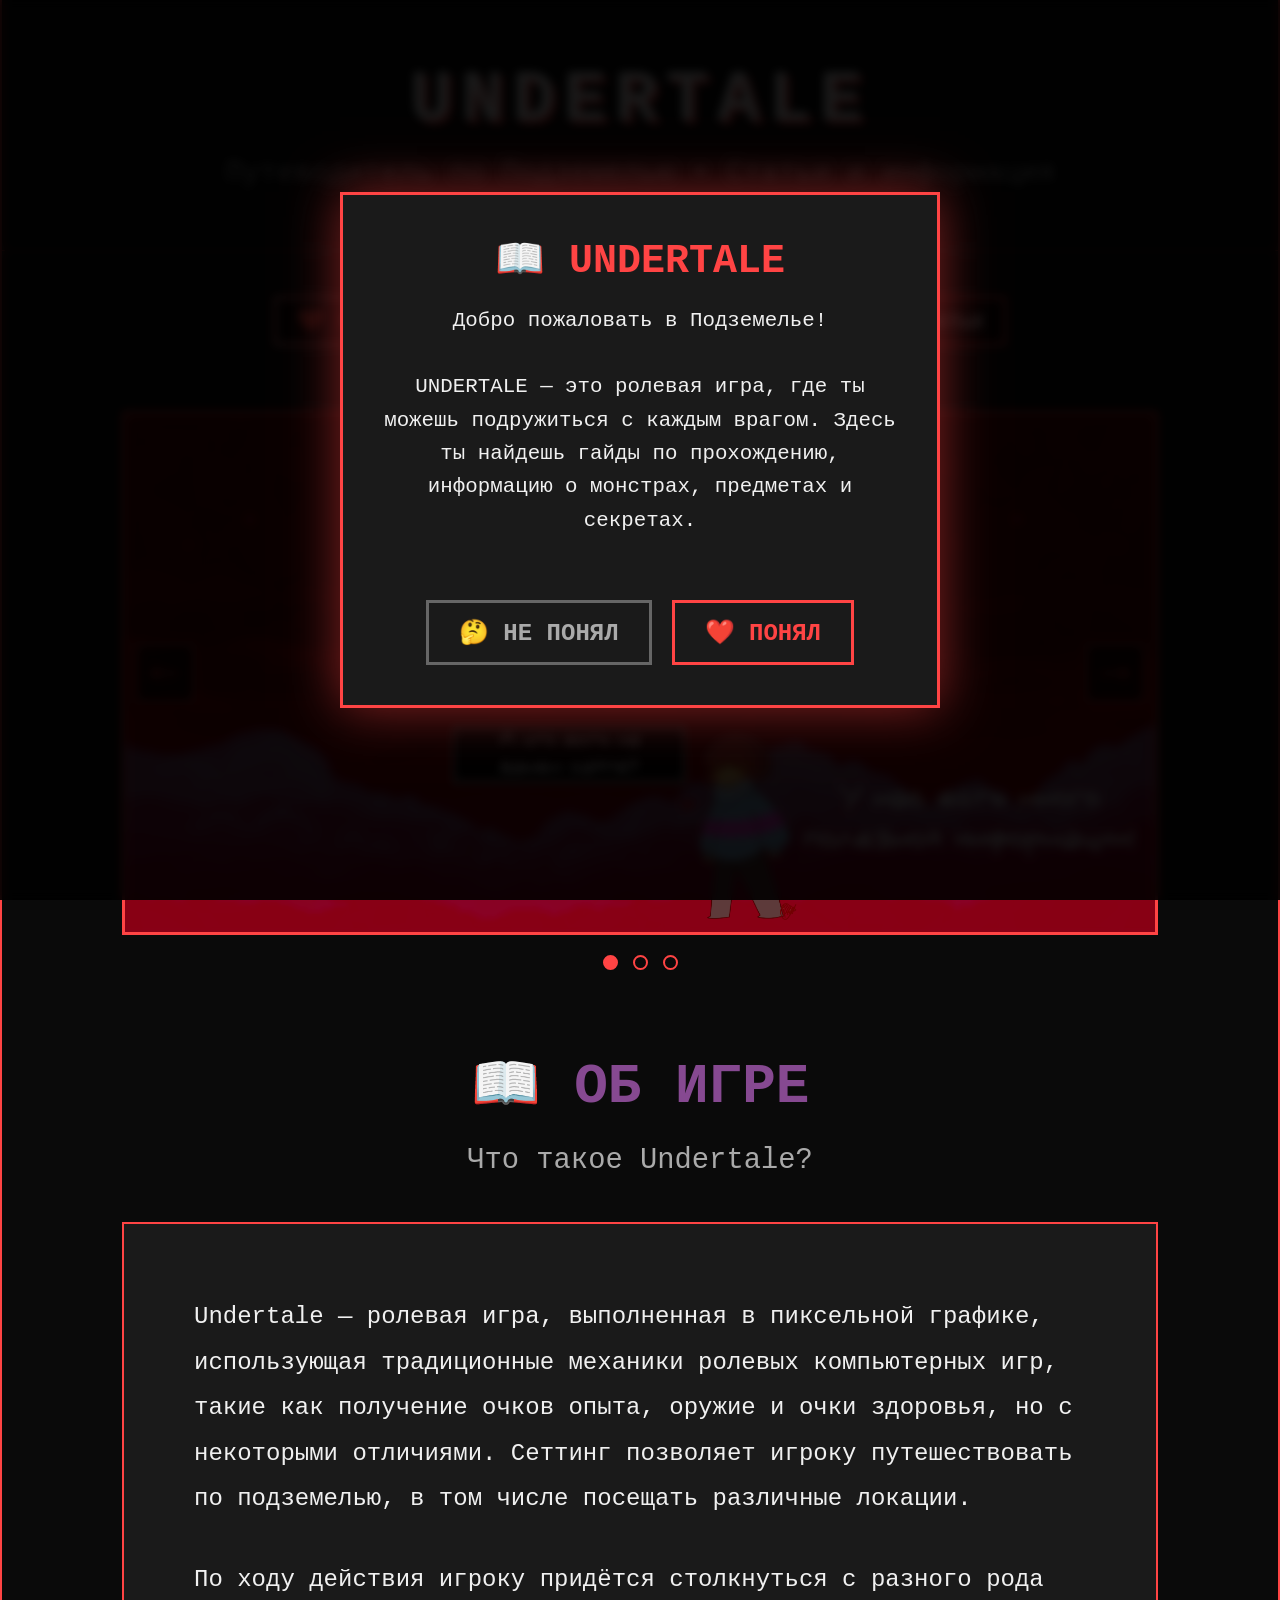
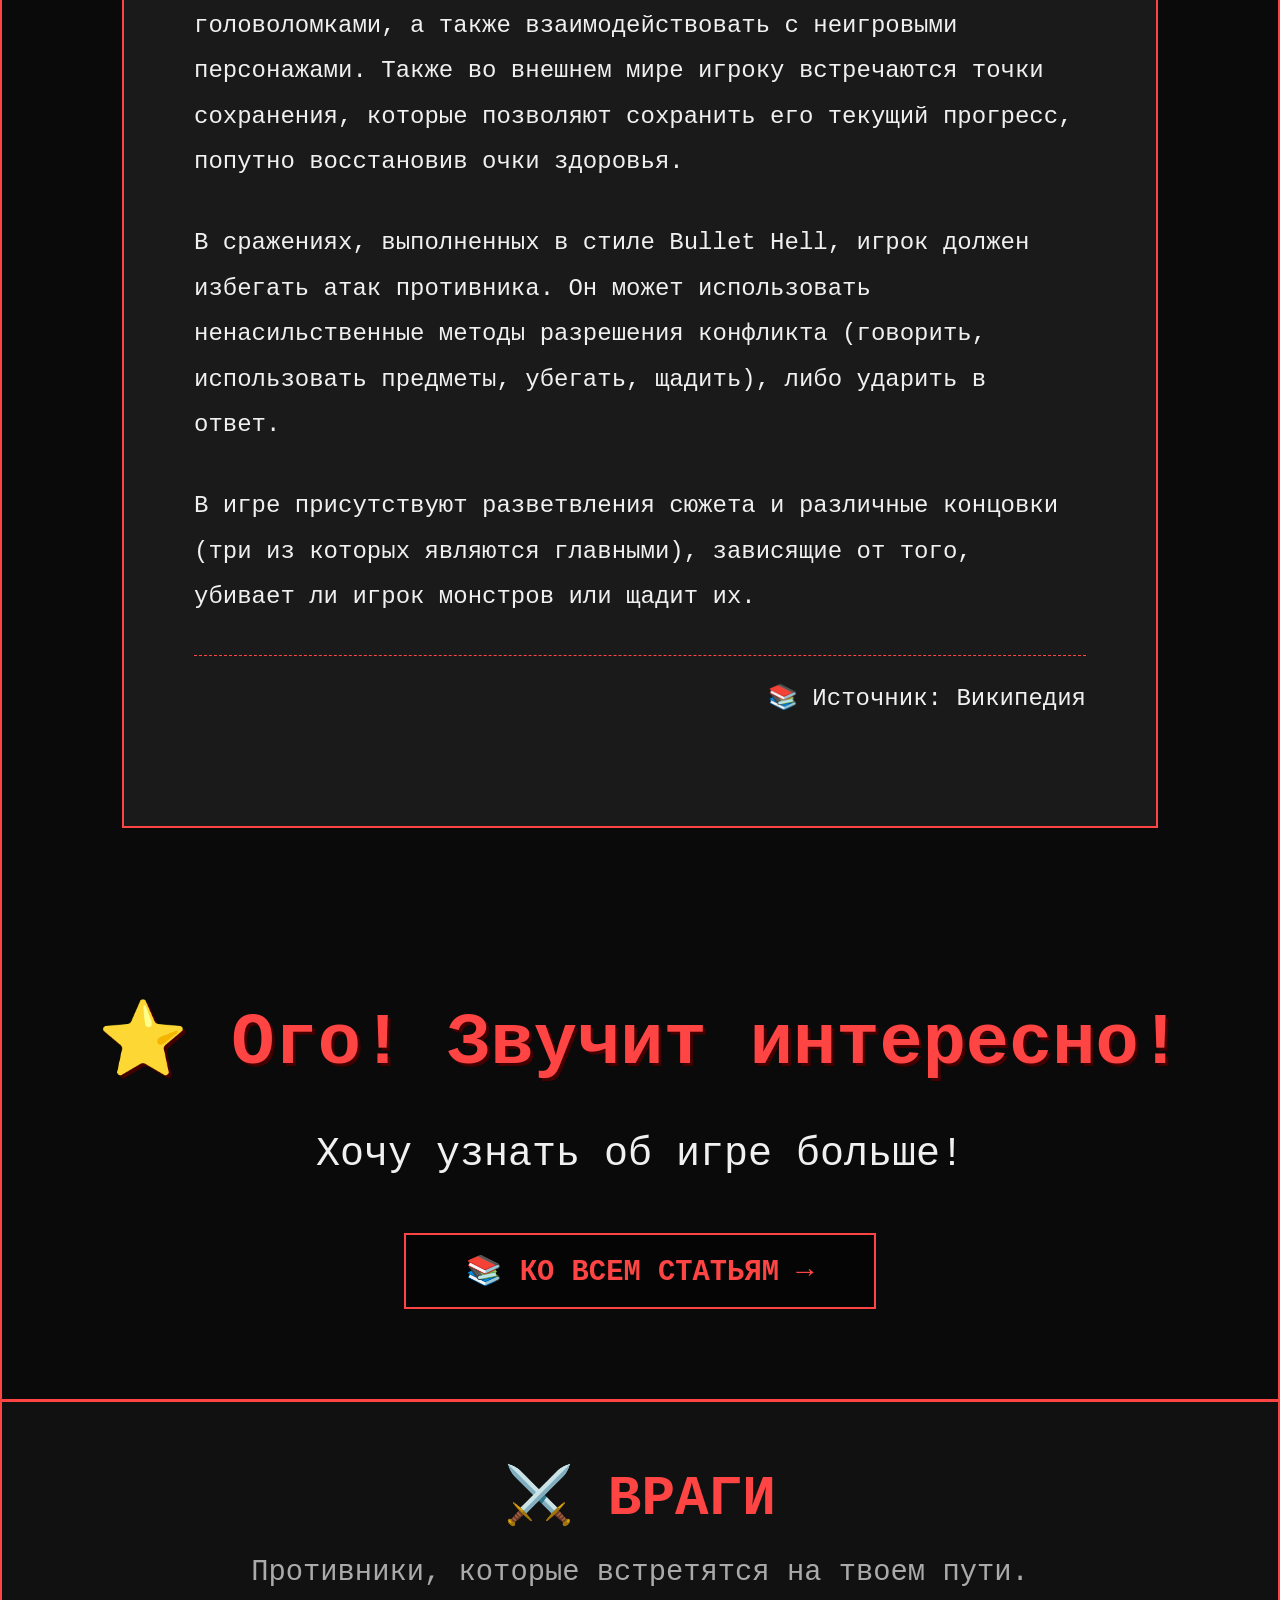
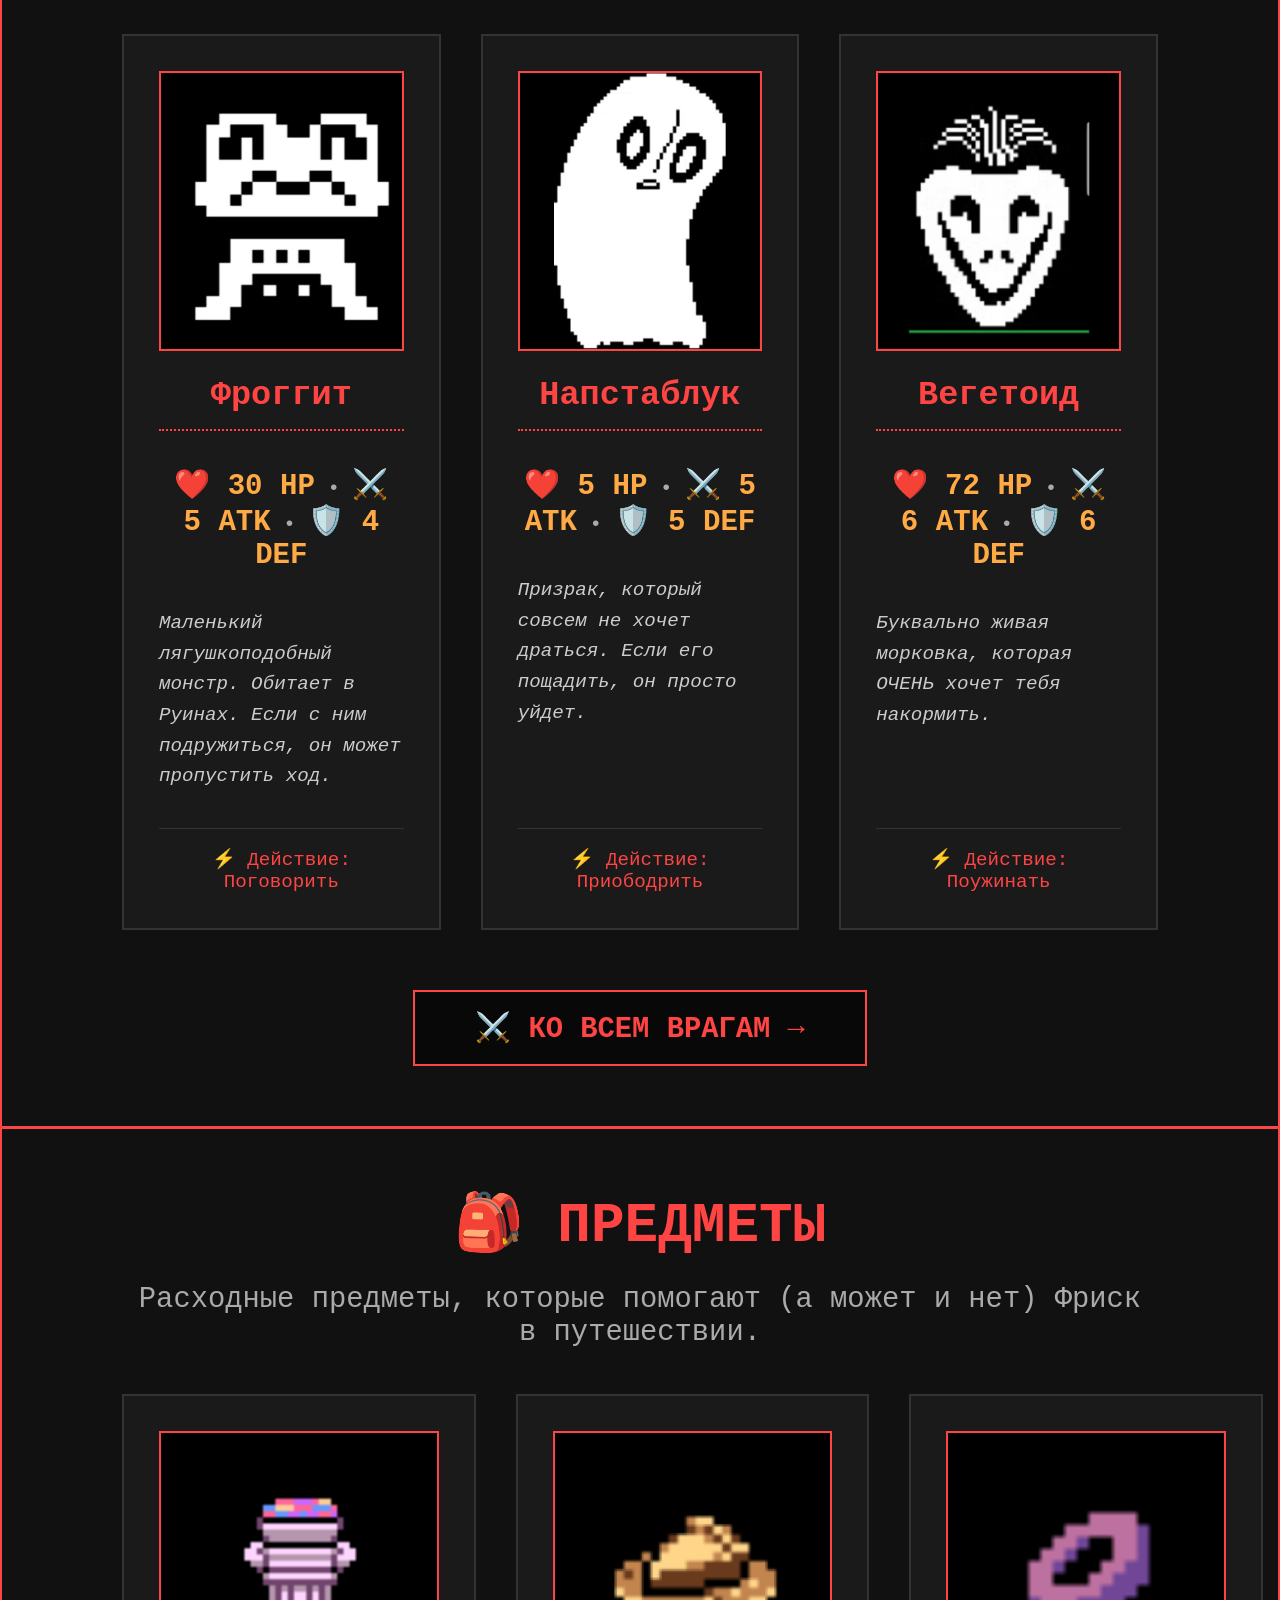
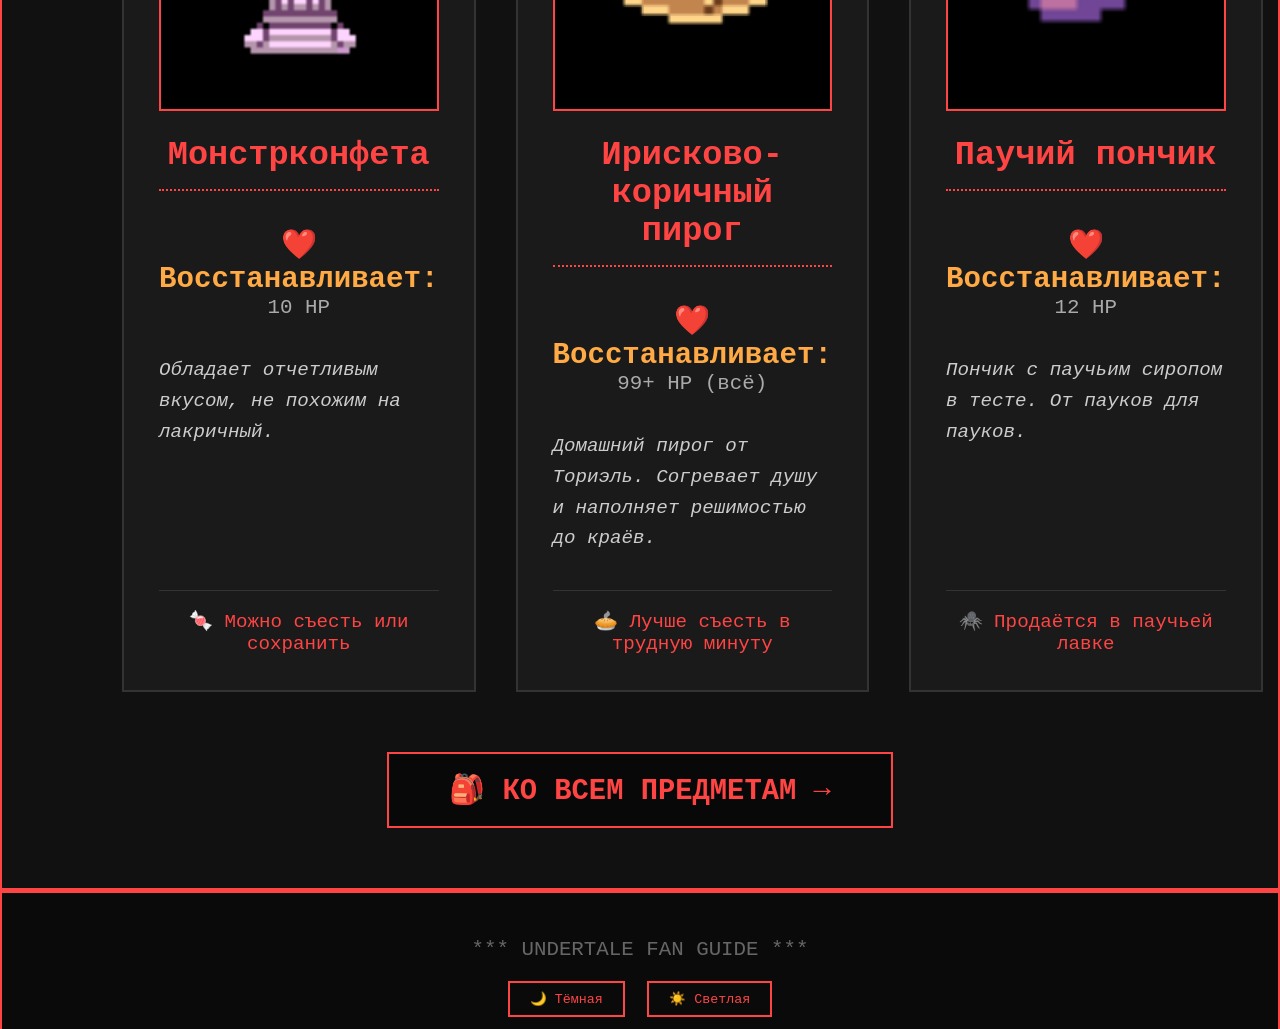
<file: index.html>
<!DOCTYPE html>
<html lang="ru">
<head>
    <meta charset="UTF-8">
    <meta name="viewport" content="width=device-width, initial-scale=1.0">
    <title>UnderTale: Гайды | Главная</title>
    
    <!-- СКРИПТ СВЕТЛОЙ ТЕМЫ -->
    <script>
        (function() {
            try {
                const savedTheme = localStorage.getItem('site-theme');
                if (savedTheme === 'light') {
                    document.documentElement.classList.add('light-theme');
                    document.body?.classList.add('light-theme');
                }
            } catch (e) {}
        })();
    </script>

    <link rel="stylesheet" href="css-слайдер.css">
    <link rel="stylesheet" href="индекс-css.css">
    <link rel="stylesheet" href="светлая-тема.css">
    <link rel="stylesheet" href="adaptive.css">

</head>
<body>



    <div class="wide-container">
        <!-- ШАПКА -->
        <div class="header">
            <h1>UNDERTALE</h1>
            <p>Путеводитель по Подземелью • Статьи и информация</p>
        </div>

        <!-- НАВИГАЦИЯ -->
        <div class="nav-menu">
            <a href="index.html" class="nav-btn heart-btn">❤️ ГЛАВНАЯ</a>
            <a href="enemies.html" class="nav-btn">⚔️ ВРАГИ</a>
            <a href="items.html" class="nav-btn">🎒 ПРЕДМЕТЫ</a>
            <a href="articles.html" class="nav-btn">📚 СТАТЬИ</a>
        </div>

        <!-- КОНТЕНТ ГЛАВНОЙ - СЛАЙДЕР -->
        <div class="main-page-content">
            <!-- СЛАЙДЕР -->
            <div class="slider-container">
                <div class="slider">
                    <div class="slider-wrapper" id="sliderWrapper">
                        <div class="slide"></div>
                        <div class="slide"></div>
                        <div class="slide"></div>
                    </div>
                    
                    <button class="slider-btn prev" id="prevBtn">←</button>
                    <button class="slider-btn next" id="nextBtn">→</button>
                </div>
                
                <div class="slider-dots" id="sliderDots">
                    <span class="dot active"></span>
                    <span class="dot"></span>
                    <span class="dot"></span>
                </div>
            </div>
        </div>

        <!-- БЛОК "ОБ ИГРЕ" -->
        <div class="about-block">
            <h2 class="about-title">📖 ОБ ИГРЕ</h2>
            <p class="about-subtitle">Что такое Undertale?</p>
            
            <div class="about-content">
                <p>
                    Undertale — ролевая игра, выполненная в пиксельной графике, использующая традиционные механики 
                    ролевых компьютерных игр, такие как получение очков опыта, оружие и очки здоровья, но с 
                    некоторыми отличиями. Сеттинг позволяет игроку путешествовать по подземелью, в том числе 
                    посещать различные локации.
                </p>
                
                <p>
                    По ходу действия игроку придётся столкнуться с разного рода головоломками, а также 
                    взаимодействовать с неигровыми персонажами. Также во внешнем мире игроку встречаются 
                    точки сохранения, которые позволяют сохранить его текущий прогресс, попутно восстановив 
                    очки здоровья.
                </p>
                
                <p>
                    В сражениях, выполненных в стиле Bullet Hell, игрок должен избегать атак противника. 
                    Он может использовать ненасильственные методы разрешения конфликта (говорить, использовать 
                    предметы, убегать, щадить), либо ударить в ответ.
                </p>
                
                <p>
                    В игре присутствуют разветвления сюжета и различные концовки (три из которых являются 
                    главными), зависящие от того, убивает ли игрок монстров или щадит их.
                </p>
                
                <div style="margin-top: 30px; padding-top: 20px; border-top: 1px dashed #ff4444; text-align: right; color: #888;">
                    <p style="font-size: 1.5em;">📚 Источник: Википедия</p>
                </div>
            </div>
        </div>

        <!-- РАЗДЕЛ-ПРИЗЫВ -->
        <div class="call-section">
            <div class="call-content">
                <h2>⭐ Ого! Звучит интересно!</h2>
                <p>Хочу узнать об игре больше!</p>
                <a href="articles.html" class="view-all-btn">📚 КО ВСЕМ СТАТЬЯМ →</a>
            </div>
        </div>

        <!-- БЛОК С ВРАГАМИ -->
        <div class="enemies-block">
            <h2 class="section-title">⚔️ ВРАГИ</h2>
            <p class="section-subtitle">Противники, которые встретятся на твоем пути.</p>
            
            <div class="enemies-grid">
                <!-- Карточка Фроггита -->
                <div class="enemy-card">
                    <div class="enemy-image" style="background-image: url('images/фроггит спрайт.png');"></div>
                    <h3>Фроггит</h3>
                    <div class="enemy-stats">
                        <span>❤️ 30 HP</span> • <span>⚔️ 5 ATK</span> • <span>🛡️ 4 DEF</span>
                    </div>
                    <p class="enemy-description">
                        Маленький лягушкоподобный монстр. Обитает в Руинах. 
                        Если с ним подружиться, он может пропустить ход.
                    </p>
                    <div class="enemy-action">⚡ Действие: Поговорить</div>
                </div>

                <div class="enemy-card">
                    <div class="enemy-image" style="background-image: url('images/блук спрайт.png');"></div>
                    <h3>Напстаблук</h3>
                    <div class="enemy-stats">
                        <span>❤️ 5 HP</span> • <span>⚔️ 5 ATK</span> • <span>🛡️ 5 DEF</span>
                    </div>
                    <p class="enemy-description">
                        Призрак, который совсем не хочет драться. 
                        Если его пощадить, он просто уйдет.
                    </p>
                    <div class="enemy-action">⚡ Действие: Приободрить</div>
                </div>

                <div class="enemy-card">
                    <div class="enemy-image" style="background-image: url('images/вегетоид спрайт.PNG');"></div>
                    <h3>Вегетоид</h3>
                    <div class="enemy-stats">
                        <span>❤️ 72 HP</span> • <span>⚔️ 6 ATK</span> • <span>🛡️ 6 DEF</span>
                    </div>
                    <p class="enemy-description">
                        Буквально живая морковка, которая ОЧЕНЬ хочет тебя накормить.
                    </p>
                    <div class="enemy-action">⚡ Действие: Поужинать</div>
                </div>
            </div>

            <div class="button-container">
                <a href="enemies.html" class="view-all-btn">⚔️ КО ВСЕМ ВРАГАМ →</a>
            </div>
        </div>

        <!-- БЛОК С ПРЕДМЕТАМИ -->
        <div class="enemies-block" style="border-top: none;">
            <h2 class="section-title">🎒 ПРЕДМЕТЫ</h2>
            <p class="section-subtitle">Расходные предметы, которые помогают (а может и нет) Фриск в путешествии.</p>
            
            <div class="enemies-grid">
                <div class="enemy-card">
                    <div class="enemy-image" style="background-image: url('images/конфета спрайт.png'); background-size: contain; background-color: #000000;"></div>
                    <h3>Монстрконфета</h3>
                    <div class="enemy-stats">
                        <span>❤️ Восстанавливает:</span> 10 HP
                    </div>
                    <p class="enemy-description">Обладает отчетливым вкусом, не похожим на лакричный.</p>
                    <div class="enemy-action">🍬 Можно съесть или сохранить</div>
                </div>

                <div class="enemy-card">
                    <div class="enemy-image" style="background-image: url('images/пирог спрайт.png'); background-size: contain; background-color: #000000;"></div>
                    <h3>Ирисково-коричный пирог</h3>
                    <div class="enemy-stats">
                        <span>❤️ Восстанавливает:</span> 99+ HP (всё)
                    </div>
                    <p class="enemy-description">Домашний пирог от Ториэль. Согревает душу и наполняет решимостью до краёв.</p>
                    <div class="enemy-action">🥧 Лучше съесть в трудную минуту</div>
                </div>

                <div class="enemy-card">
                    <div class="enemy-image" style="background-image: url('images/пончик спрайт.png'); background-size: contain; background-color: #000000;"></div>
                    <h3>Паучий пончик</h3>
                    <div class="enemy-stats">
                        <span>❤️ Восстанавливает:</span> 12 HP
                    </div>
                    <p class="enemy-description">Пончик с паучьим сиропом в тесте. От пауков для пауков.</p>
                    <div class="enemy-action">🕷️ Продаётся в паучьей лавке</div>
                </div>
            </div>

            <div class="button-container">
                <a href="items.html" class="view-all-btn">🎒 КО ВСЕМ ПРЕДМЕТАМ →</a>
            </div>
        </div>

        <!-- ФУТЕР -->
        <footer class="footer">
            <p>*** UNDERTALE FAN GUIDE ***</p>
            <div style="margin-top: 20px;">
                <button onclick="setTheme('dark')" style="background: none; border: 2px solid #ff4444; color: #ff4444; padding: 8px 20px; margin: 0 5px; cursor: pointer; font-family: 'Courier New', monospace;">🌙 Тёмная</button>
                <button onclick="setTheme('light')" style="background: none; border: 2px solid #ff4444; color: #ff4444; padding: 8px 20px; margin: 0 5px; cursor: pointer; font-family: 'Courier New', monospace;">☀️ Светлая</button>
            </div>
        </footer>

    <!-- ПЛАШКА С ОПИСАНИЕМ -->
    <div id="info-popup" style="position: fixed; top: 0; left: 0; width: 100%; height: 100%; background-color: rgba(0, 0, 0, 0.9); display: flex; justify-content: center; align-items: center; z-index: 9999; backdrop-filter: blur(5px);">
        <div id="popup-main" style="background-color: #1a1a1a; border: 3px solid #ff4444; padding: 40px; max-width: 600px; text-align: center; box-shadow: 0 0 50px rgba(255, 68, 68, 0.5);">
            <h2 style="color: #ff4444; font-size: 2.5em; margin-bottom: 20px; text-transform: uppercase;">📖 UNDERTALE</h2>
            <p style="color: #f0f0f0; font-size: 1.3em; line-height: 1.6; margin-bottom: 30px;">
                Добро пожаловать в Подземелье!<br><br>
                UNDERTALE — это ролевая игра, где ты можешь 
                подружиться с каждым врагом. Здесь ты найдешь 
                гайды по прохождению, информацию о монстрах, 
                предметах и секретах.<br><br>
            </p>
            <div style="display: flex; gap: 20px; justify-content: center;">
                <button id="dont-understand" style="background: none; border: 3px solid #666; color: #aaa; font-size: 1.5em; padding: 15px 30px; cursor: pointer; text-transform: uppercase; font-weight: bold; transition: 0.3s; min-width: 150px;">🤔 не понял</button>
                <button id="got-it" style="background: none; border: 3px solid #ff4444; color: #ff4444; font-size: 1.5em; padding: 15px 30px; cursor: pointer; text-transform: uppercase; font-weight: bold; transition: 0.3s; min-width: 150px;">❤️ понял</button>
            </div>
        </div>

        <div id="popup-secondary" style="background-color: #1a1a1a; border: 3px solid #ff4444; padding: 40px; max-width: 600px; text-align: center; box-shadow: 0 0 50px rgba(255, 68, 68, 0.5); display: none;">
            <h2 style="color: #ff4444; font-size: 2.5em; margin-bottom: 20px; text-transform: uppercase;">💔 КАК ГРУСТНО...</h2>
            <p style="color: #f0f0f0; font-size: 1.3em; line-height: 1.6; margin-bottom: 30px;">
                Может, ты хотел бы узнать о чём эта игра?
            </p>
            <div style="display: flex; gap: 20px; justify-content: center;">
                <button id="no-thanks" style="background: none; border: 3px solid #666; color: #aaa; font-size: 1.5em; padding: 15px 30px; cursor: pointer; text-transform: uppercase; font-weight: bold; transition: 0.3s; min-width: 180px;">🖤 мне это не нужно</button>
                <button id="yes-want" style="background: none; border: 3px solid #ff4444; color: #ff4444; font-size: 1.5em; padding: 15px 30px; cursor: pointer; text-transform: uppercase; font-weight: bold; transition: 0.3s; min-width: 180px;">❤️ да, я хочу знать!</button>
            </div>
        </div>
    </div>

    <style>
        #dont-understand:hover, #no-thanks:hover {
            background-color: #666;
            color: #fff;
            transform: scale(1.05);
        }
        #got-it:hover, #yes-want:hover {
            background-color: #ff4444;
            color: #000;
            transform: scale(1.05);
            box-shadow: 0 0 20px #ff4444;
        }
    </style>

    <script>
        window.addEventListener('load', function() {
            if (localStorage.getItem('popupShown') === 'true') {
                document.getElementById('info-popup').style.display = 'none';
                return;
            }

            const popupMain = document.getElementById('popup-main');
            const popupSecondary = document.getElementById('popup-secondary');
            const popup = document.getElementById('info-popup');
            
            if (!popupMain || !popupSecondary || !popup) return;

            function closePopup() {
                popup.style.display = 'none';
                localStorage.setItem('popupShown', 'true');
            }

            document.getElementById('got-it')?.addEventListener('click', closePopup);
            
            document.getElementById('dont-understand')?.addEventListener('click', function() {
                popupMain.style.display = 'none';
                popupSecondary.style.display = 'block';
            });

            document.getElementById('no-thanks')?.addEventListener('click', closePopup);

            document.getElementById('yes-want')?.addEventListener('click', function() {
                closePopup();
                document.getElementById('about')?.scrollIntoView({ behavior: 'smooth' });
            });
        });
    </script>

    <script>
        // СЛАЙДЕР
        const sliderWrapper = document.getElementById('sliderWrapper');
        const slides = document.querySelectorAll('.slide');
        const dots = document.querySelectorAll('.dot');
        const prevBtn = document.getElementById('prevBtn');
        const nextBtn = document.getElementById('nextBtn');
        
        let currentIndex = 0;
        let autoInterval;
        const slideCount = slides.length;

        function updateSlider() {
            sliderWrapper.style.transform = `translateX(-${currentIndex * 100}%)`;
            
            dots.forEach((dot, index) => {
                if (index === currentIndex) {
                    dot.classList.add('active');
                } else {
                    dot.classList.remove('active');
                }
            });
        }

        function nextSlide() {
            currentIndex = (currentIndex + 1) % slideCount;
            updateSlider();
        }

        function prevSlide() {
            currentIndex = (currentIndex - 1 + slideCount) % slideCount;
            updateSlider();
        }

        function goToSlide(index) {
            currentIndex = index;
            updateSlider();
        }

        function startAuto() {
            if (autoInterval) clearInterval(autoInterval);
            autoInterval = setInterval(nextSlide, 5000);
        }

        function resetAuto() {
            clearInterval(autoInterval);
            startAuto();
        }

        prevBtn.addEventListener('click', () => {
            prevSlide();
            resetAuto();
        });

        nextBtn.addEventListener('click', () => {
            nextSlide();
            resetAuto();
        });

        dots.forEach((dot, index) => {
            dot.addEventListener('click', () => {
                goToSlide(index);
                resetAuto();
            });
        });

        startAuto();
        updateSlider();
    </script>

    <script>
        // Переключение тем
        function setTheme(theme) {
            if (theme === 'light') {
                document.body.classList.add('light-theme');
                localStorage.setItem('site-theme', 'light');
            } else {
                document.body.classList.remove('light-theme');
                localStorage.setItem('site-theme', 'dark');
            }
        }
        
        // При загрузке проверяем сохраненную тему
        window.addEventListener('load', function() {
            const savedTheme = localStorage.getItem('site-theme');
            if (savedTheme === 'light') {
                document.body.classList.add('light-theme');
            }
        });
    </script>

</body>

</html>
</file>
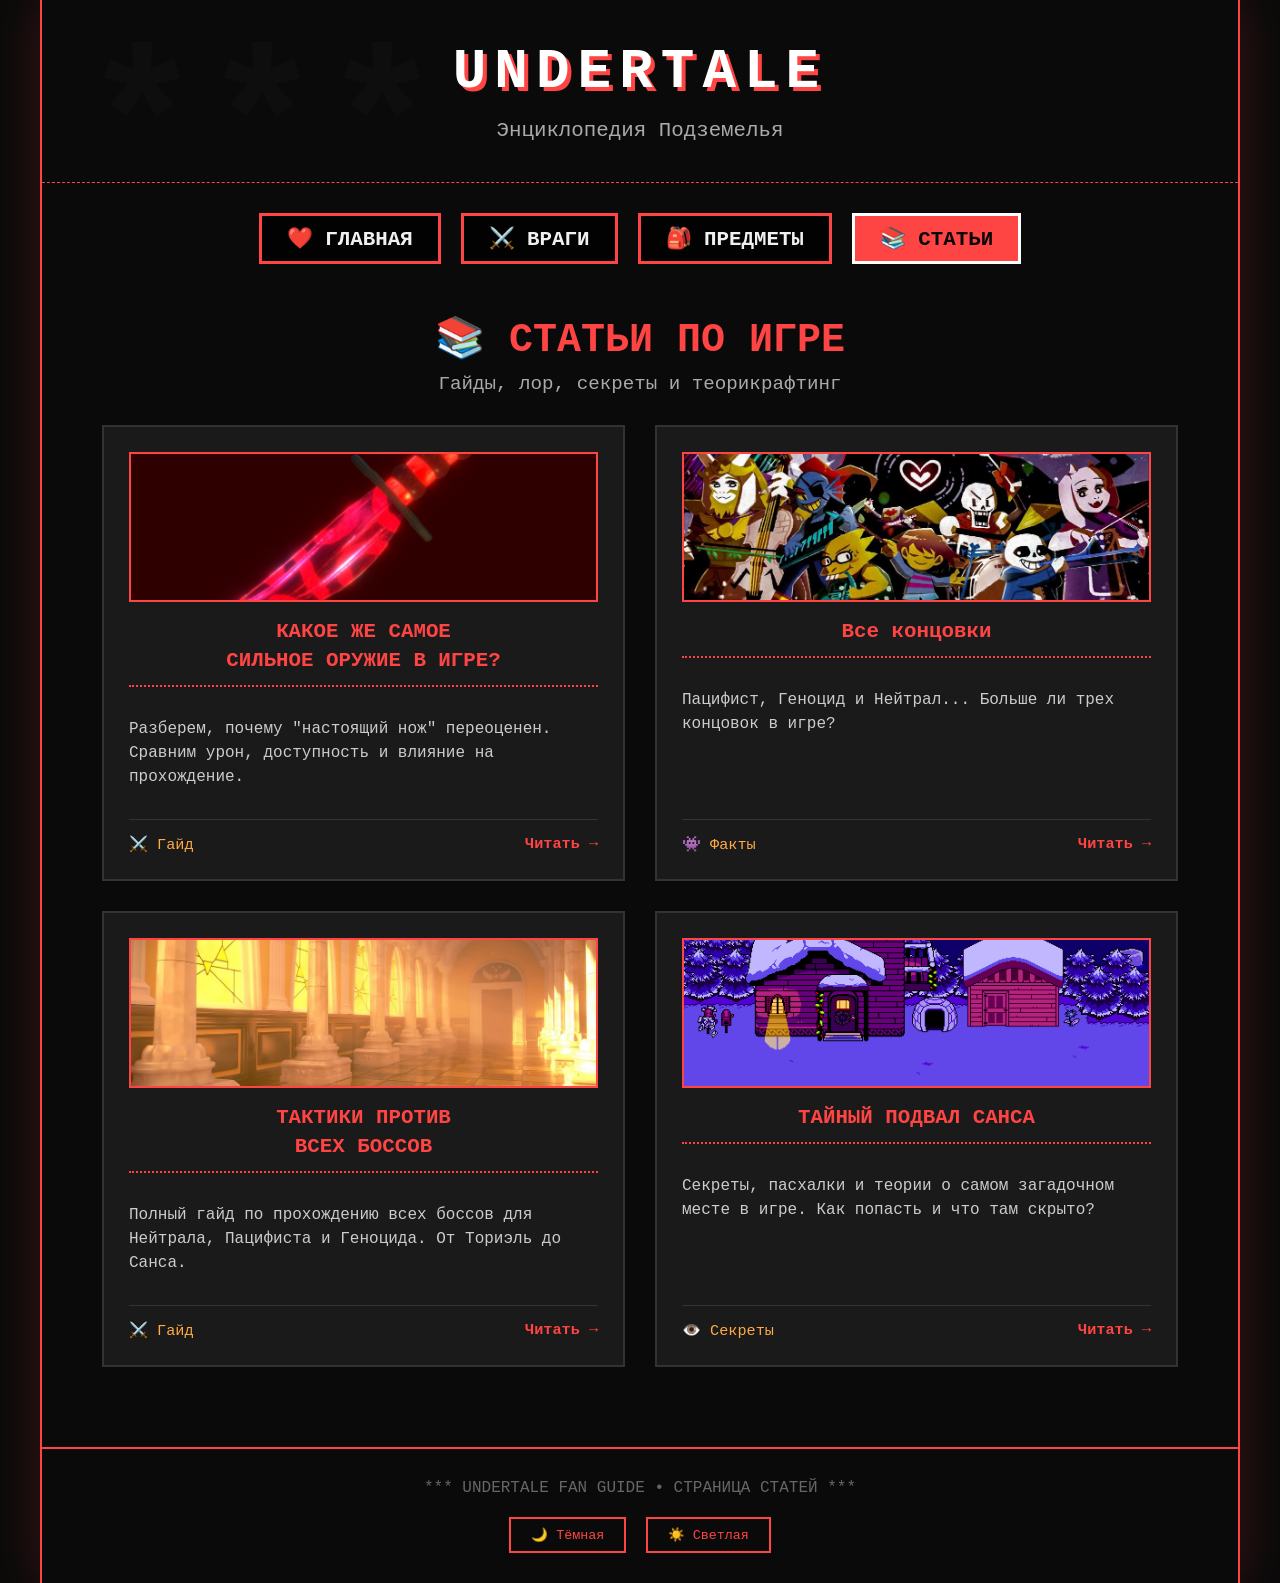
<file: articles.html>
<!DOCTYPE html>
<html lang="ru">
<head>
    <meta charset="UTF-8">
    <meta name="viewport" content="width=device-width, initial-scale=1.0">
    <title>UnderTale: Гайды | Статьи</title>

    <!-- СКРИПТ СВЕТЛОЙ ТЕМЫ -->
    <script>
        (function() {
            try {
                const savedTheme = localStorage.getItem('site-theme');
                if (savedTheme === 'light') {
                    // Добавляем класс к html
                    document.documentElement.classList.add('light-theme');
                    
                    // Как только body загрузится, добавим класс и ему
                    if (document.body) {
                        document.body.classList.add('light-theme');
                    } else {
                        // Ждем загрузки DOM
                        document.addEventListener('DOMContentLoaded', function() {
                            document.body.classList.add('light-theme');
                        });
                    }
                    
                    // Временные стили чтобы не мигало
                    const style = document.createElement('style');
                    style.textContent = `
                        .light-theme {
                            background-color: #fdf1ff;
                            color: #222222;
                        }
                        .light-theme .wide-container {
                            background-color: #ffffff;
                            border-left: 2px solid #864991;
                            border-right: 2px solid #864991;
                        }
                    `;
                    document.head.appendChild(style);
                }
            } catch (e) {}
        })();
    </script>

     <link rel="stylesheet" href="статьи-css.css">
     <link rel="stylesheet" href="светлая-тема.css">
     <link rel="stylesheet" href="adaptive.css">
</head>


<body>
    <div class="wide-container">
        <!-- ШАПКА -->
        <div class="header">
            <h1>UNDERTALE</h1>
            <p>Энциклопедия Подземелья</p>
        </div>

        <!-- НАВИГАЦИЯ -->
        <div class="nav-menu">
            <a href="index.html" class="nav-btn">❤️ ГЛАВНАЯ</a>
            <a href="enemies.html" class="nav-btn">⚔️ ВРАГИ</a>
            <a href="items.html" class="nav-btn">🎒 ПРЕДМЕТЫ</a>
            <a href="articles.html" class="nav-btn active">📚 СТАТЬИ</a>
        </div>

        <!-- ОСНОВНОЙ КОНТЕНТ -->
        <div class="content">
            <h2 class="page-title">📚 СТАТЬИ ПО ИГРЕ</h2>
            <p class="page-description">Гайды, лор, секреты и теорикрафтинг</p>

            <!-- СЕТКА СО СТАТЬЯМИ -->
            <div class="articles-grid">
                <!-- Статья 1: Самое сильное оружие -->
                <a href="статьи/настоящий нож статья.html" class="article-card">
                    <div class="article-image" style="background-image: url('images/настоящий нож.png');"></div>
                    <h3>КАКОЕ ЖЕ САМОЕ<br>СИЛЬНОЕ ОРУЖИЕ В ИГРЕ?</h3>
                    <p class="article-preview">
                        Разберем, почему "настоящий нож" переоценен. 
                        Сравним урон, доступность и влияние на прохождение.
                    </p>
                    <div class="article-meta">
                        <span>⚔️ Гайд</span>
                        <span class="read-more">Читать →</span>
                    </div>
                </a>

                <!-- Статья 2: Все концовки -->
                <a href="статьи/Все концовки.html" class="article-card">
                    <div class="article-image" style="background-image: url('images/для концовок.png');"></div>
                    <h3>Все концовки</h3>
                    <p class="article-preview">
                       Пацифист, Геноцид и Нейтрал... 
                       Больше ли трех концовок в игре?
                    </p>
                    <div class="article-meta">
                        <span>👾 Факты</span>
                        <span class="read-more">Читать →</span>

                    </div>
                </a>

                <!-- Статья 3: Тактики против боссов -->
                <a href="статьи/Боссы.html" class="article-card">
                    <div class="article-image" style="background-image: url('images/боссы.png');"></div>
                    <h3>ТАКТИКИ ПРОТИВ<br>ВСЕХ БОССОВ</h3>
                    <p class="article-preview">
                        Полный гайд по прохождению всех боссов для Нейтрала, Пацифиста и Геноцида. От Ториэль до Санса.
                    </p>
                    <div class="article-meta">
                        <span>⚔️ Гайд</span>
                        <span class="read-more">Читать →</span>
                    </div>
                </a>

                <!-- Статья 4: Подвал Санса -->
                <a href="статьи/Подвал.html" class="article-card">
                    <div class="article-image" style="background-image: url('images/подвал.png');"></div>
                    <h3>ТАЙНЫЙ ПОДВАЛ САНСА</h3>
                    <p class="article-preview">
                        Секреты, пасхалки и теории о самом загадочном месте в игре. Как попасть и что там скрыто?
                    </p>
                    <div class="article-meta">
                        <span>👁️ Секреты</span>
                        <span class="read-more">Читать →</span>
                    </div>
                </a>

          
            </div>
        </div>

        <!-- ФУТЕР -->
        <footer class="footer">
            <p>*** UNDERTALE FAN GUIDE • СТРАНИЦА СТАТЕЙ ***</p>
            <div style="margin-top: 20px;">
                <button onclick="setTheme('dark')" style="background: none; border: 2px solid #ff4444; color: #ff4444; padding: 8px 20px; margin: 0 5px; cursor: pointer; font-family: 'Courier New', monospace;">🌙 Тёмная</button>
                <button onclick="setTheme('light')" style="background: none; border: 2px solid #ff4444; color: #ff4444; padding: 8px 20px; margin: 0 5px; cursor: pointer; font-family: 'Courier New', monospace;">☀️ Светлая</button>
            </div>
        </footer>

    <script>
        // Переключение тем
        function setTheme(theme) {
            if (theme === 'light') {
                document.body.classList.add('light-theme');
                localStorage.setItem('site-theme', 'light');
            } else {
                document.body.classList.remove('light-theme');
                localStorage.setItem('site-theme', 'dark');
            }
        }
        
        // При загрузке проверяем сохраненную тему
        window.addEventListener('load', function() {
            const savedTheme = localStorage.getItem('site-theme');
            if (savedTheme === 'light') {
                document.body.classList.add('light-theme');
            }
        });
    </script>

        </footer>
    </div>
</body>

</html>
</file>
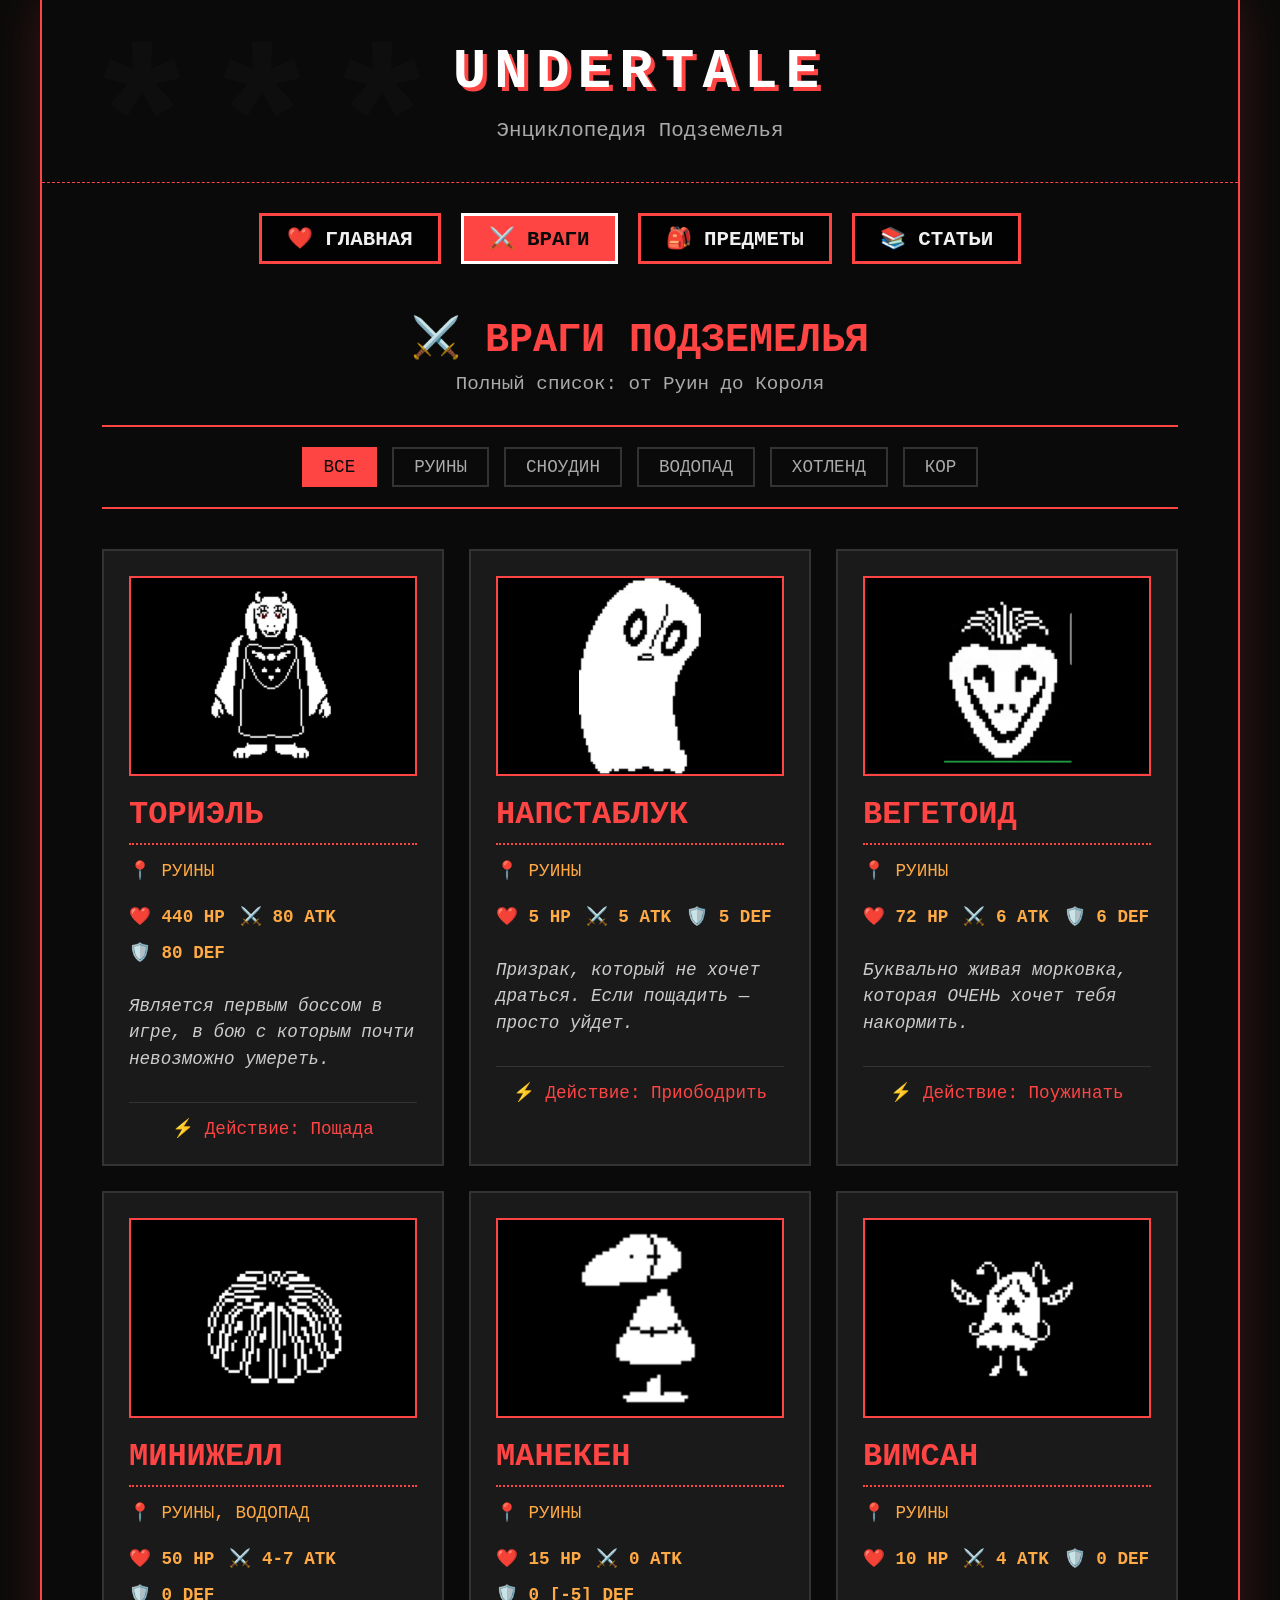
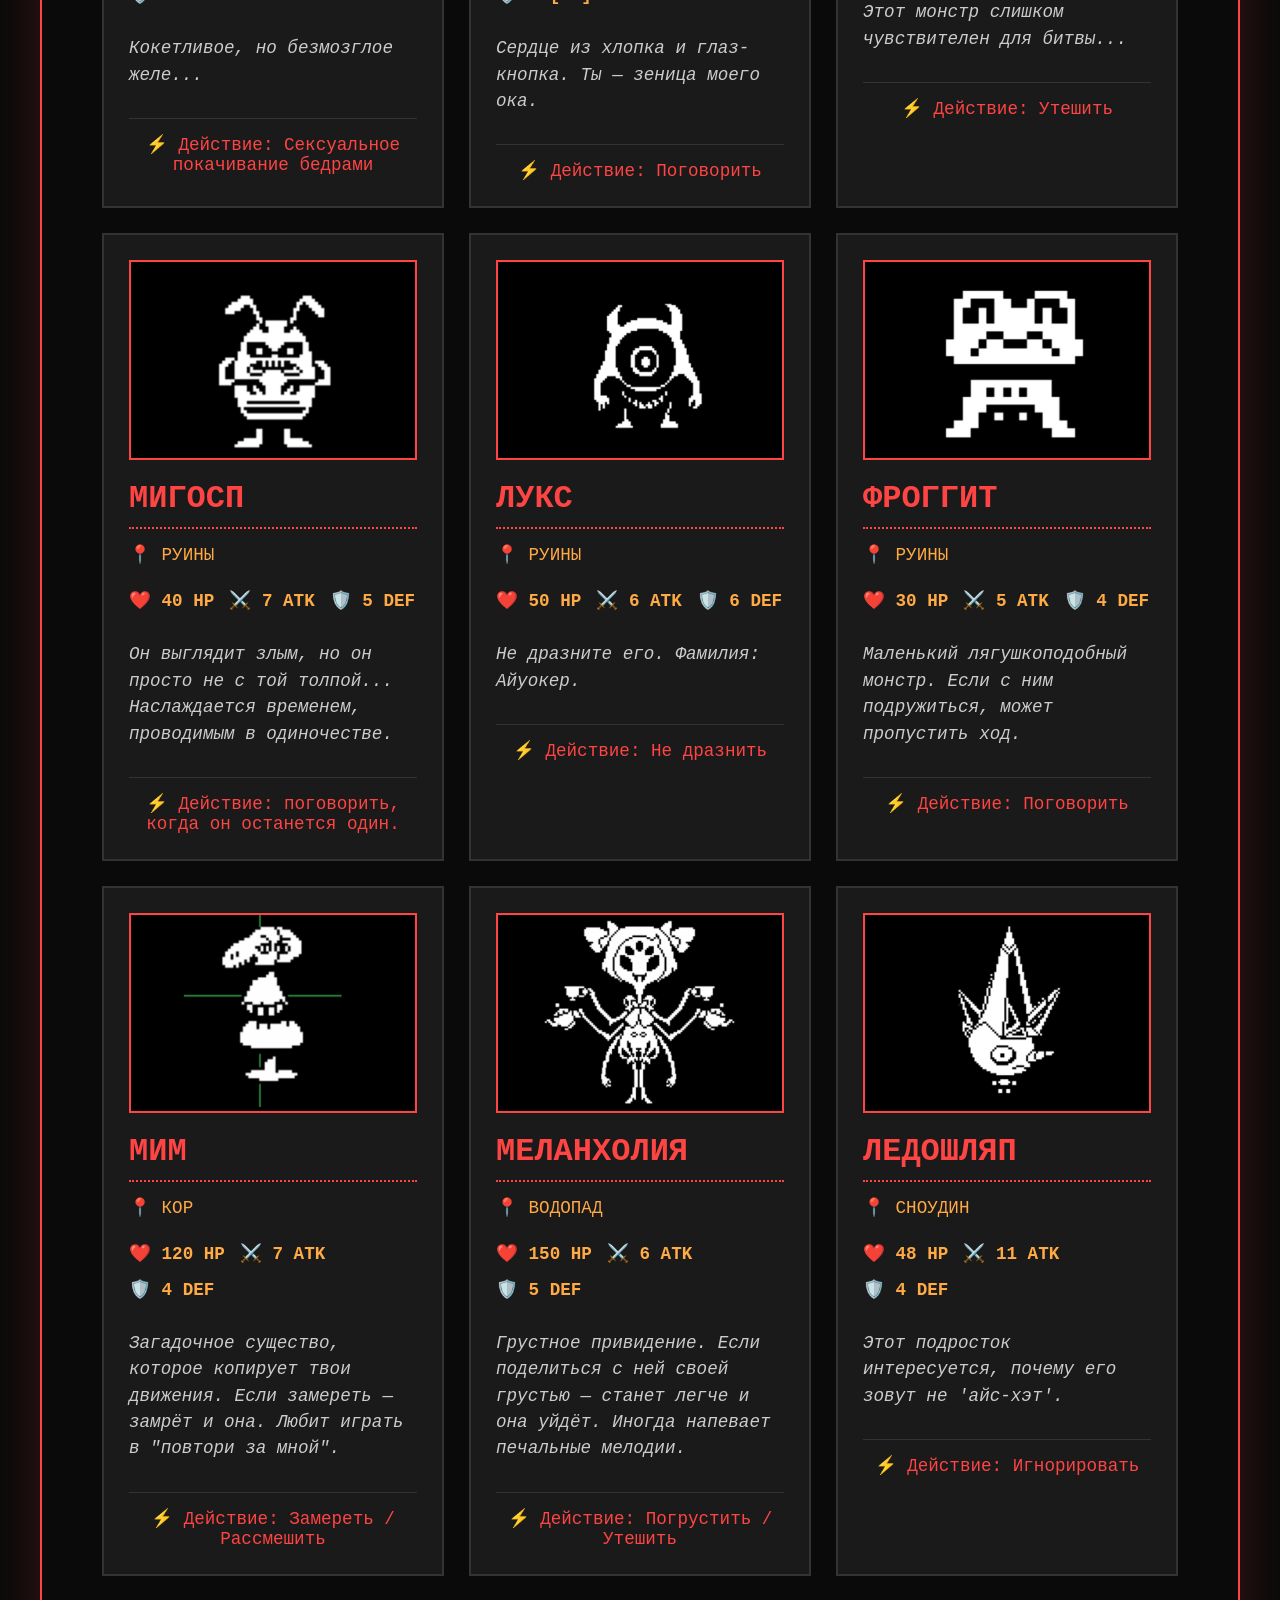
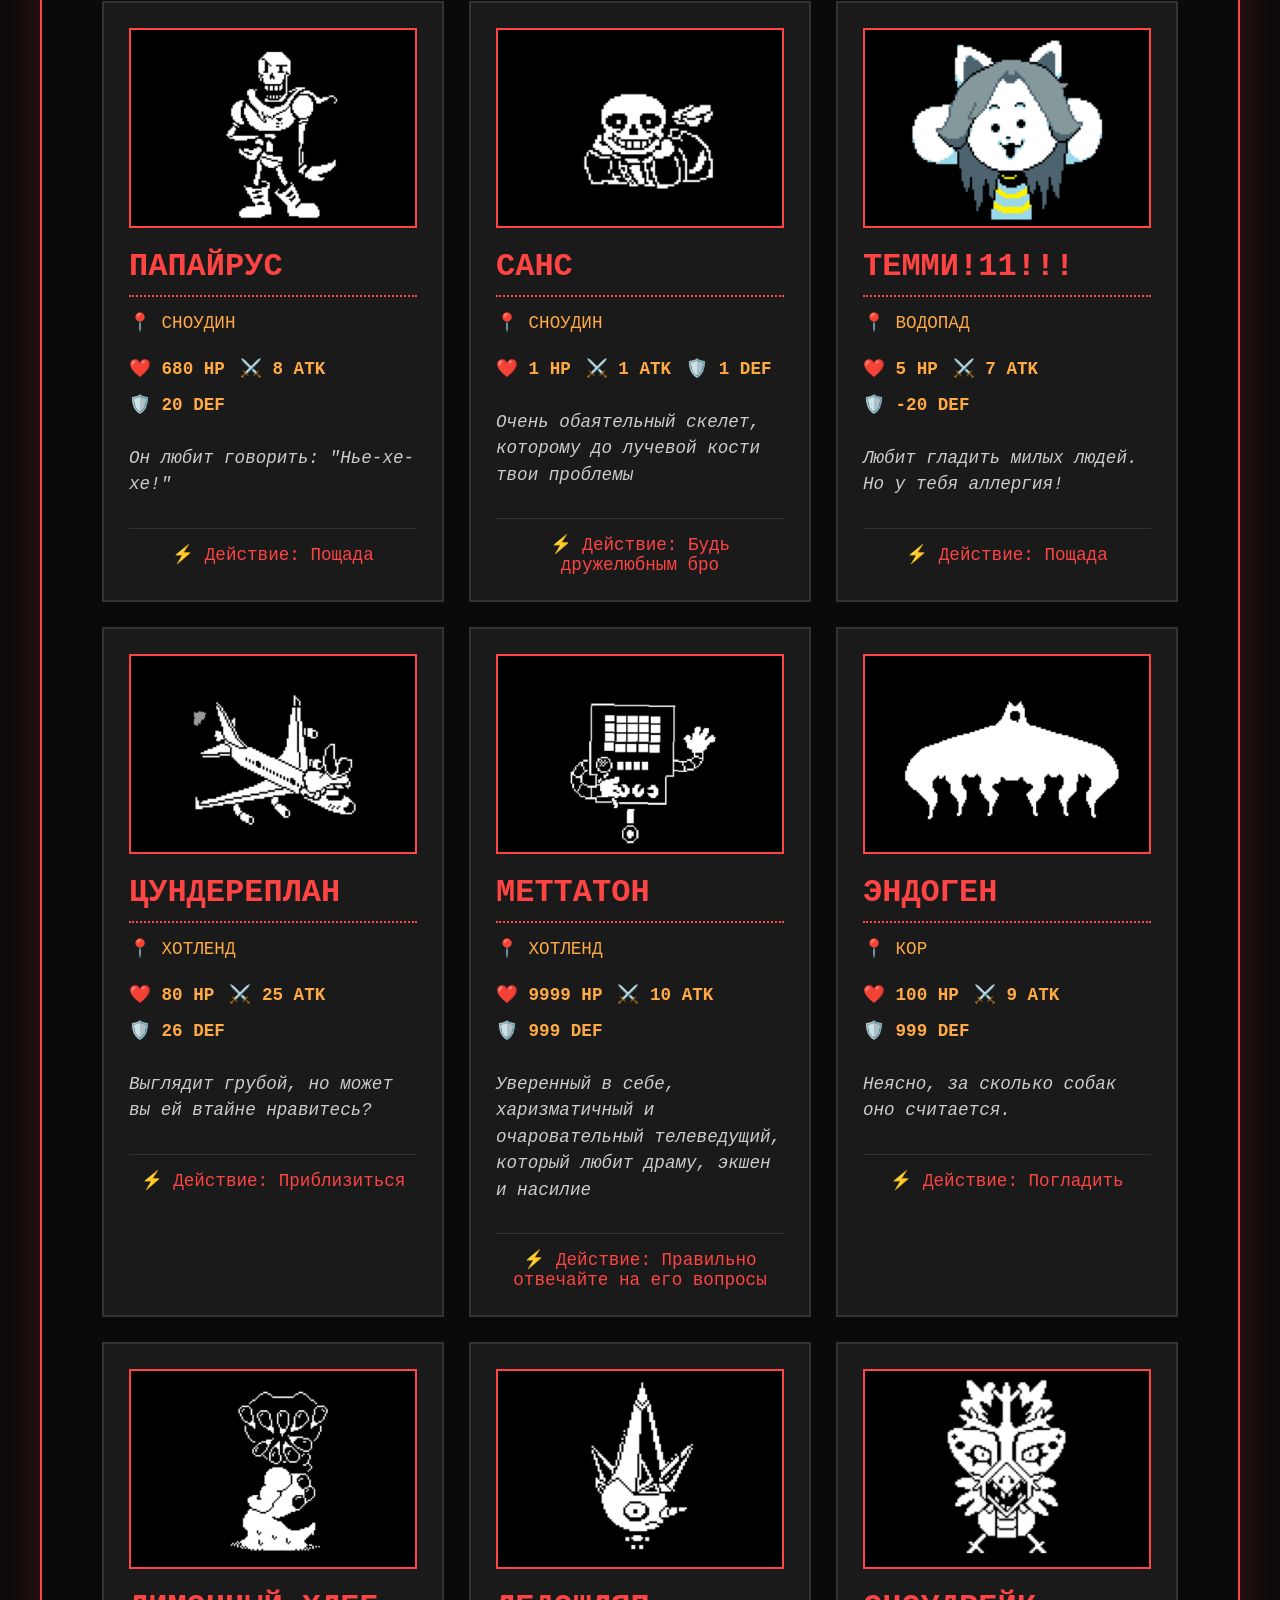
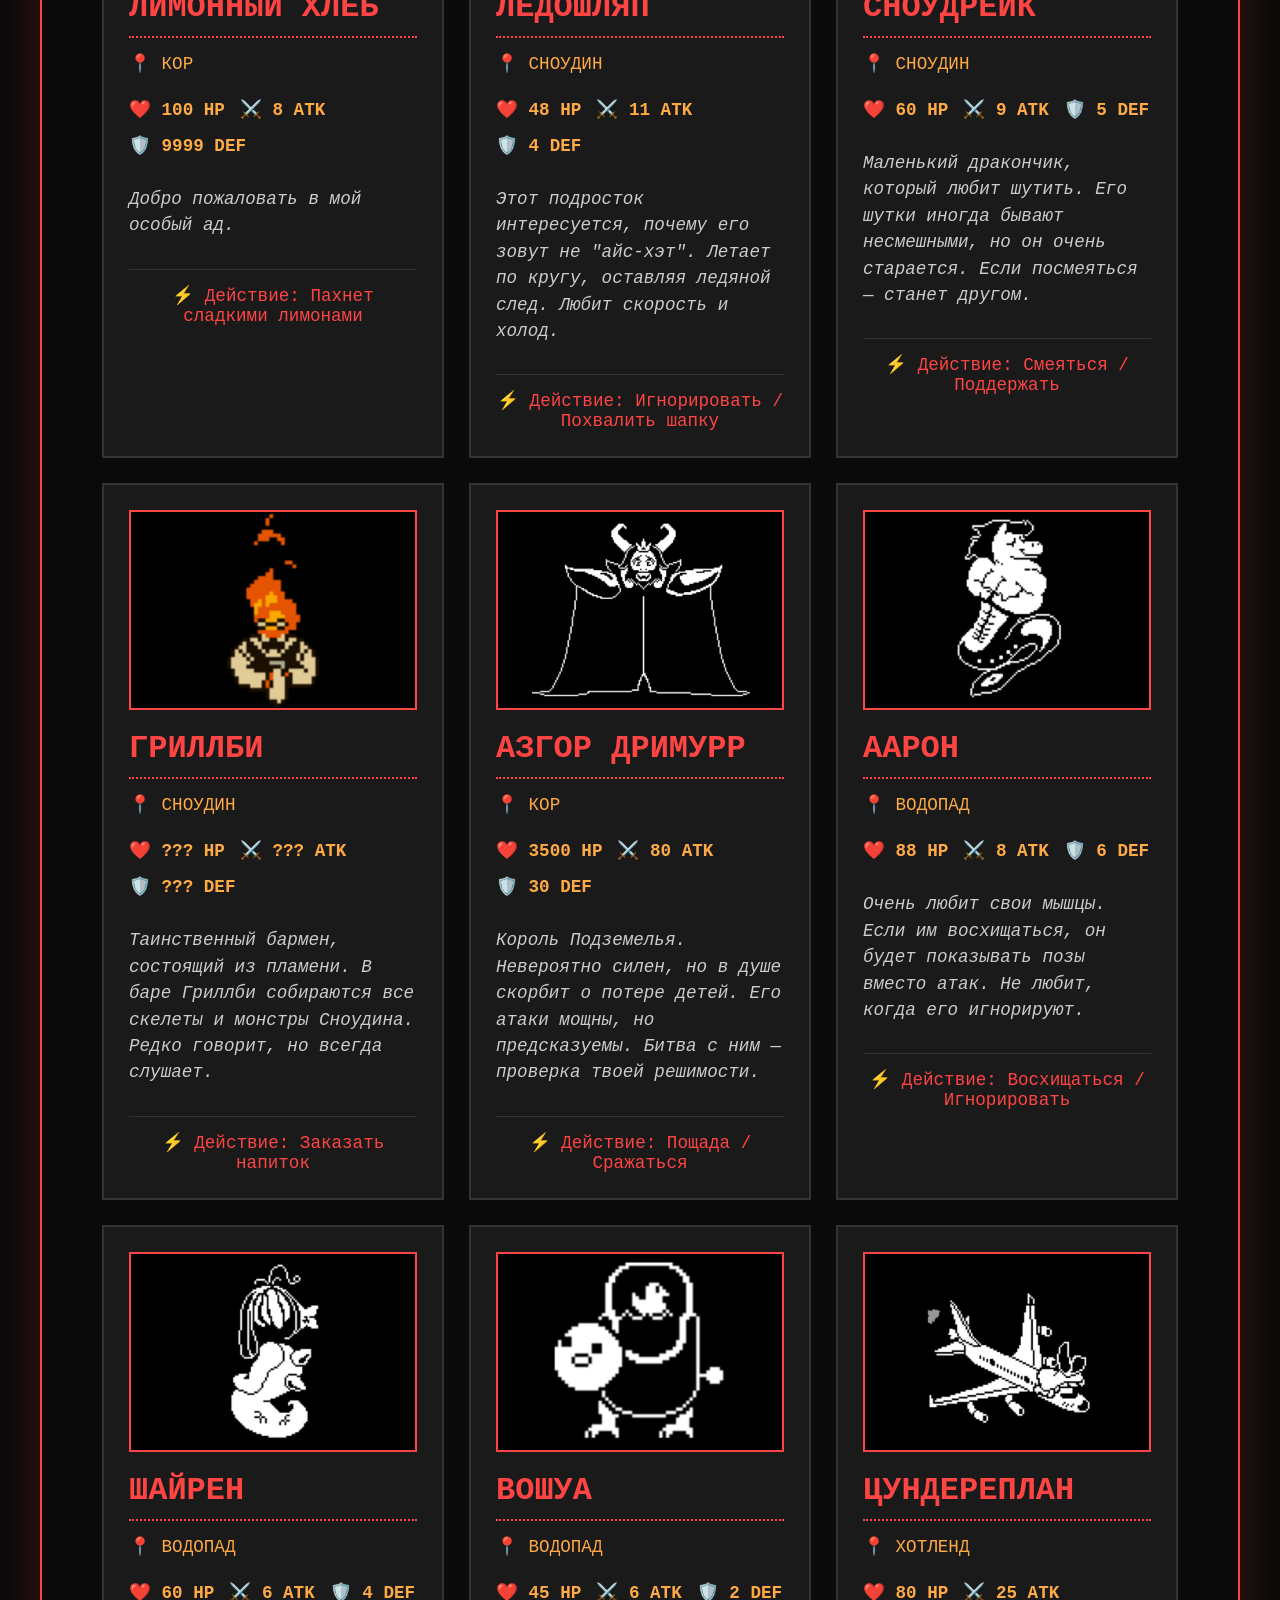
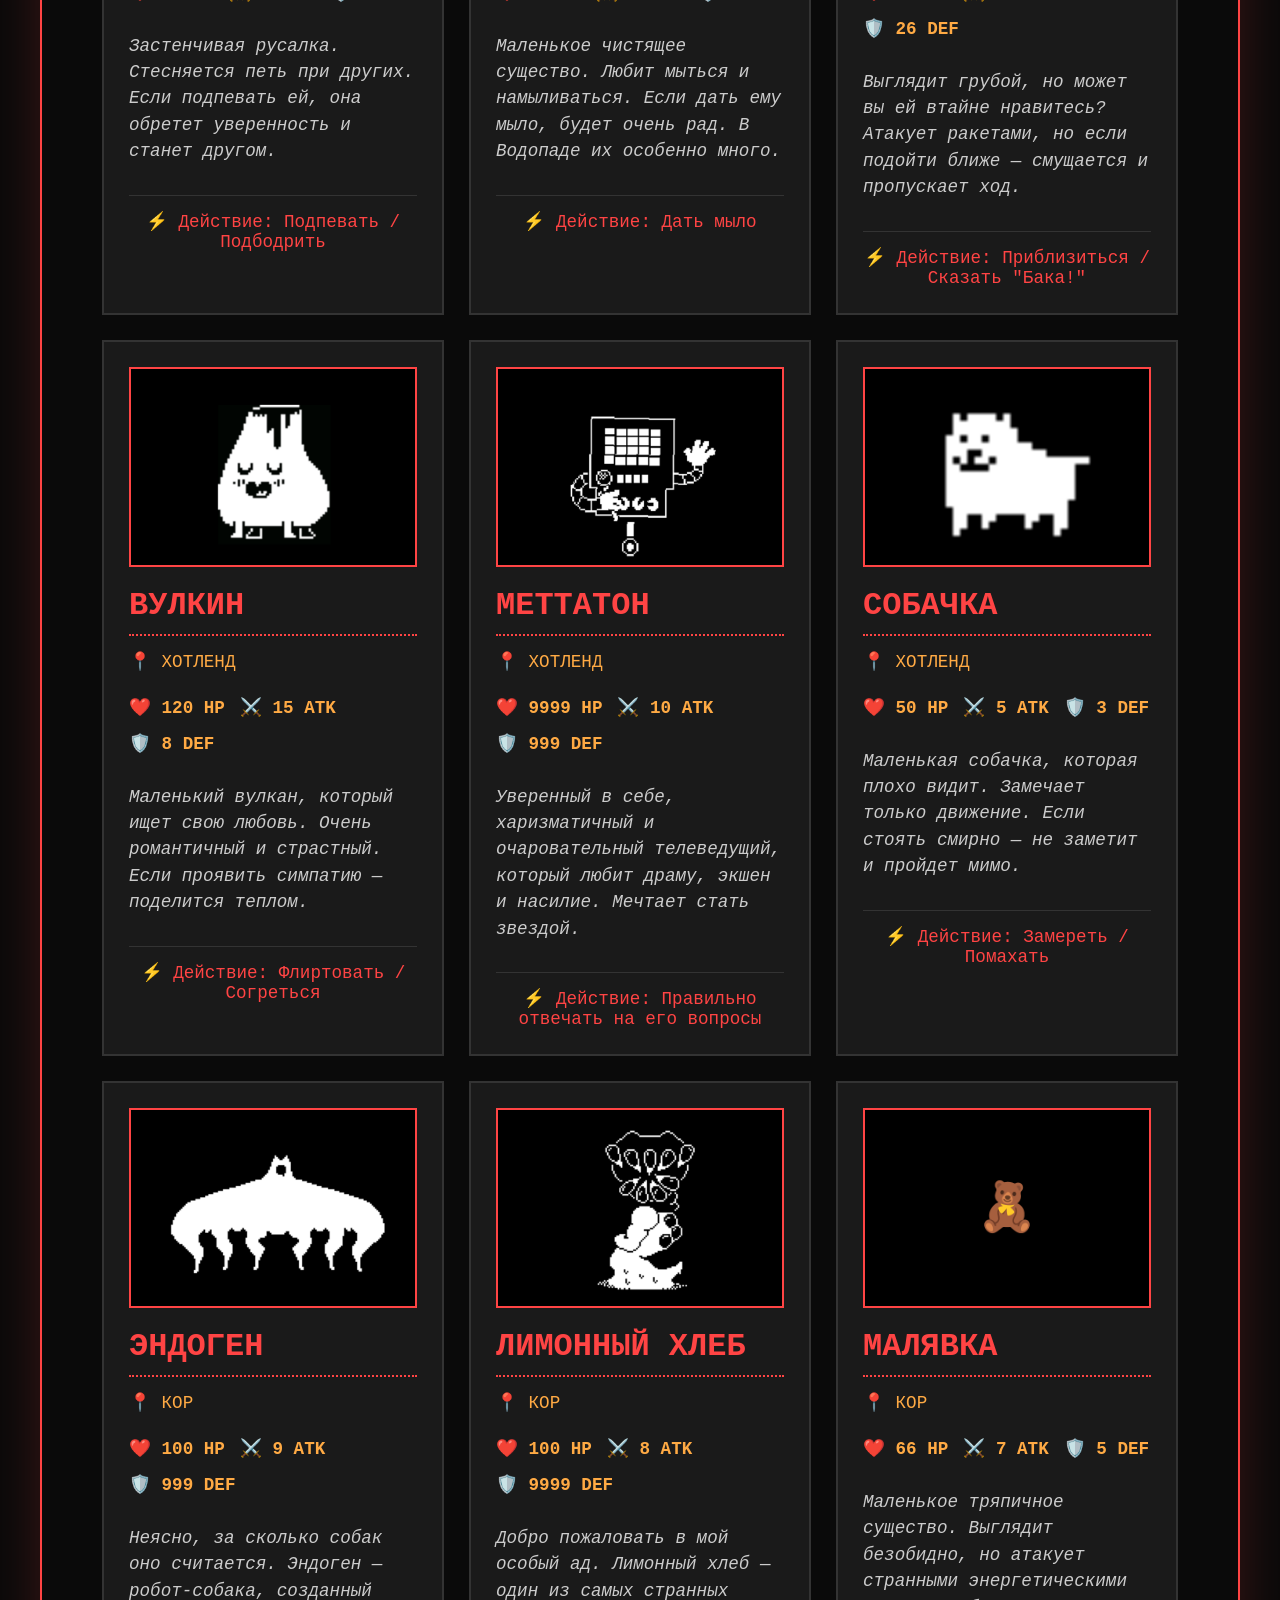
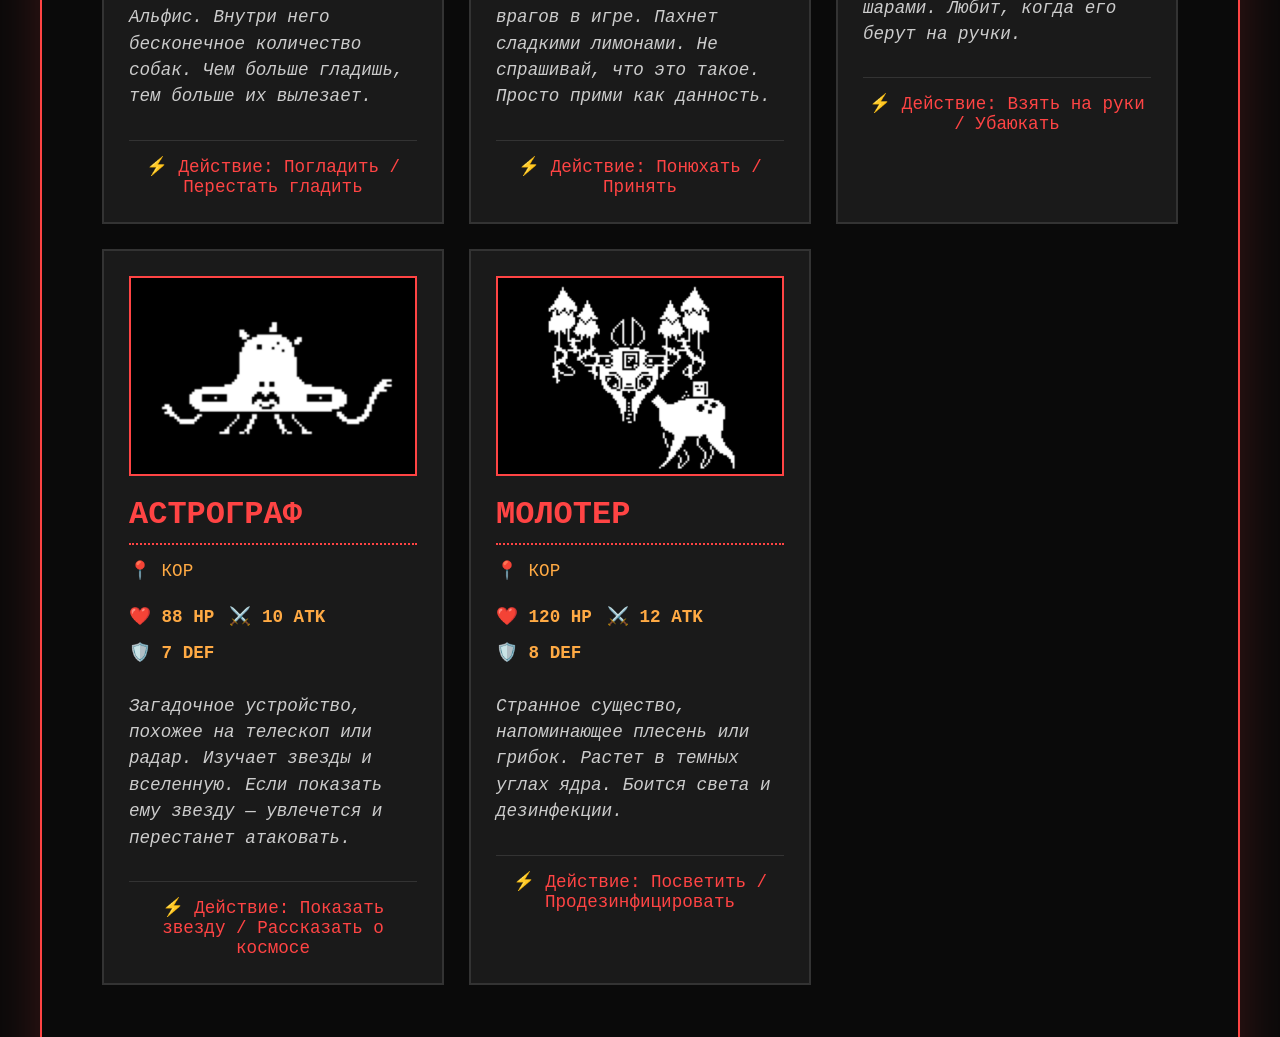
<file: enemies.html>
<!DOCTYPE html>
<html lang="ru">
<head>
    <meta charset="UTF-8">
    <meta name="viewport" content="width=device-width, initial-scale=1.0">
    <title>UnderTale: Гайды | Враги</title>

    <!-- СКРИПТ СВЕТЛОЙ ТЕМЫ -->
    <script>
        (function() {
            try {
                const savedTheme = localStorage.getItem('site-theme');
                if (savedTheme === 'light') {
                    // Добавляем класс к html
                    document.documentElement.classList.add('light-theme');
                    
                    // Как только body загрузится, добавим класс и ему
                    if (document.body) {
                        document.body.classList.add('light-theme');
                    } else {
                        // Ждем загрузки DOM
                        document.addEventListener('DOMContentLoaded', function() {
                            document.body.classList.add('light-theme');
                        });
                    }
                    
                    // Временные стили чтобы не мигало
                    const style = document.createElement('style');
                    style.textContent = `
                        .light-theme {
                            background-color: #fdf1ff;
                            color: #222222;
                        }
                        .light-theme .wide-container {
                            background-color: #ffffff;
                            border-left: 2px solid #864991;
                            border-right: 2px solid #864991;
                        }
                    `;
                    document.head.appendChild(style);
                }
            } catch (e) {}
        })();
    </script>

    <link rel="stylesheet" href="враги-css.css">
    <link rel="stylesheet" href="светлая-тема.css">
    <link rel="stylesheet" href="adaptive.css">




</head>
<body>
    <!-- РАДИО-КНОПКИ ДЛЯ ФИЛЬТРОВ -->
    <input type="radio" name="location-filter" id="filter-all" class="filter-radio" checked>
    <input type="radio" name="location-filter" id="filter-ruins" class="filter-radio">
    <input type="radio" name="location-filter" id="filter-snowdin" class="filter-radio">
    <input type="radio" name="location-filter" id="filter-waterfall" class="filter-radio">
    <input type="radio" name="location-filter" id="filter-hotland" class="filter-radio">
    <input type="radio" name="location-filter" id="filter-core" class="filter-radio">

    <div class="wide-container">
        <!-- ШАПКА -->
        <div class="header">
            <h1>UNDERTALE</h1>
            <p>Энциклопедия Подземелья</p>
        </div>

        <!-- НАВИГАЦИЯ -->
        <div class="nav-menu">
            <a href="index.html" class="nav-btn">❤️ ГЛАВНАЯ</a>
            <a href="enemies.html" class="nav-btn active">⚔️ ВРАГИ</a>
            <a href="items.html" class="nav-btn">🎒 ПРЕДМЕТЫ</a>
            <a href="articles.html" class="nav-btn">📚 СТАТЬИ</a>
        </div>

        <!-- ОСНОВНОЙ КОНТЕНТ -->
        <div class="content">
            <h2 class="page-title">⚔️ ВРАГИ ПОДЗЕМЕЛЬЯ</h2>
            <p class="page-description">Полный список: от Руин до Короля</p>

            <!-- ФИЛЬТРЫ ПО ЛОКАЦИЯМ (ТЕПЕРЬ LABEL) -->
            <div class="filters">
                <label for="filter-all" class="filter-btn active-filter">ВСЕ</label>
                <label for="filter-ruins" class="filter-btn">РУИНЫ</label>
                <label for="filter-snowdin" class="filter-btn">СНОУДИН</label>
                <label for="filter-waterfall" class="filter-btn">ВОДОПАД</label>
                <label for="filter-hotland" class="filter-btn">ХОТЛЕНД</label>
                <label for="filter-core" class="filter-btn">КОР</label>
            </div>

            <!-- СЕТКА С ВРАГАМИ -->
            <div class="enemies-grid">
                 <div class="enemy-card" data-location="РУИНЫ">
    <div class="enemy-image" style="background-image: url('images/ториэль спрайт.png');"></div>
    <h3>ТОРИЭЛЬ</h3>
    <div class="enemy-location">📍 РУИНЫ</div>
    <div class="enemy-stats">
        <span>❤️ 440 HP</span>
        <span>⚔️ 80 ATK</span>
        <span>🛡️ 80 DEF</span>
    </div>
    <p class="enemy-description">Является первым боссом в игре, в бою с которым почти невозможно умереть.
    </p>
    <div class="enemy-action">⚡ Действие: Пощада</div>
</div> 

                <!-- Напстаблук -->
                <div class="enemy-card" data-location="РУИНЫ">
                    <div class="enemy-image" style="background-image: url('images/блук спрайт.png');"></div>
                    <h3>НАПСТАБЛУК</h3>
                    <div class="enemy-location">📍 РУИНЫ</div>
                    <div class="enemy-stats">
                        <span>❤️ 5 HP</span>
                        <span>⚔️ 5 ATK</span>
                        <span>🛡️ 5 DEF</span>
                    </div>
                    <p class="enemy-description">
                        Призрак, который не хочет драться. Если пощадить — просто уйдет.
                    </p>
                    <div class="enemy-action">⚡ Действие: Приободрить</div>
                </div>

                <!-- Вегетоид -->
                <div class="enemy-card" data-location="РУИНЫ">
                    <div class="enemy-image" style="background-image: url('images/вегетоид спрайт.PNG');"></div>
                    <h3>ВЕГЕТОИД</h3>
                    <div class="enemy-location">📍 РУИНЫ</div>
                    <div class="enemy-stats">
                        <span>❤️ 72 HP</span>
                        <span>⚔️ 6 ATK</span>
                        <span>🛡️ 6 DEF</span>
                    </div>
                    <p class="enemy-description">
                        Буквально живая морковка, которая ОЧЕНЬ хочет тебя накормить.
                    </p>
                    <div class="enemy-action">⚡ Действие: Поужинать</div>
                </div>

                <!-- МИНИЖЕЛЛ -->
                <div class="enemy-card" data-location="РУИНЫ, ВОДОПАД">
                    <div class="enemy-image" style="background-image: url('images/минижел спрайт.png');"></div>
                    <h3>МИНИЖЕЛЛ</h3>
                    <div class="enemy-location">📍 РУИНЫ, ВОДОПАД</div>
                    <div class="enemy-stats">
                        <span>❤️ 50 HP</span>
                        <span>⚔️ 4-7 ATK</span>
                        <span>🛡️ 0 DEF</span>
                    </div>
                    <p class="enemy-description">Кокетливое, но безмозглое желе...</p>
                    <div class="enemy-action">⚡ Действие: Сексуальное покачивание бедрами</div>
                </div>

                <!-- МАНЕКЕН -->
                <div class="enemy-card" data-location="РУИНЫ">
                    <div class="enemy-image" style="background-image: url('images/манекен спрайт.png');"></div>
                    <h3>МАНЕКЕН</h3>
                    <div class="enemy-location">📍 РУИНЫ</div>
                    <div class="enemy-stats">
                        <span>❤️ 15 HP</span>
                        <span>⚔️ 0 ATK</span>
                        <span>🛡️ 0 [-5] DEF</span>
                    </div>
                    <p class="enemy-description">Сердце из хлопка и глаз-кнопка. Ты — зеница моего ока.</p>
                    <div class="enemy-action">⚡ Действие: Поговорить</div>
                </div>

                <!-- ВИМСАН -->
                <div class="enemy-card" data-location="РУИНЫ">
                    <div class="enemy-image" style="background-image: url('images/вимсан спрайт.png');"></div>
                    <h3>ВИМСАН</h3>
                    <div class="enemy-location">📍 РУИНЫ</div>
                    <div class="enemy-stats">
                        <span>❤️ 10 HP</span>
                        <span>⚔️ 4 ATK</span>
                        <span>🛡️ 0 DEF</span>
                    </div>
                    <p class="enemy-description">Этот монстр слишком чувствителен для битвы...</p>
                    <div class="enemy-action">⚡ Действие: Утешить</div>
                </div>
           
 
                  <!-- МИГОСП -->
                <div class="enemy-card" data-location="РУИНЫ">
                    <div class="enemy-image" style="background-image: url('images/мигосп спрайт.png');"></div>
                    <h3>МИГОСП</h3>
                    <div class="enemy-location">📍 РУИНЫ</div>
                    <div class="enemy-stats">
                        <span>❤️ 40 HP</span>
                        <span>⚔️ 7 ATK</span>
                        <span>🛡️ 5 DEF</span>
                    </div>
                    <p class="enemy-description">Он выглядит злым, но он просто не с той толпой... Наслаждается временем, проводимым в одиночестве.</p>
                    <div class="enemy-action">⚡ Действие: поговорить, когда он останется один.</div>
                </div>

                     <!-- ЛУКС -->
                 <div class="enemy-card" data-location="РУИНЫ">
    <div class="enemy-image" style="background-image: url('images/лукс спрайт.png');"></div>
    <h3>ЛУКС</h3>
    <div class="enemy-location">📍 РУИНЫ</div>
    <div class="enemy-stats">
        <span>❤️ 50 HP</span>
        <span>⚔️ 6 ATK</span>
        <span>🛡️ 6 DEF</span>
    </div>
    <p class="enemy-description">Не дразните его. Фамилия: Айуокер.
    </p>
    <div class="enemy-action">⚡ Действие: Не дразнить</div>
</div>

                
                <!-- Фроггит -->
                <div class="enemy-card" data-location="РУИНЫ">
                    <div class="enemy-image" style="background-image: url('images/фроггит спрайт.png');"></div>
                    <h3>ФРОГГИТ</h3>
                    <div class="enemy-location">📍 РУИНЫ</div>
                    <div class="enemy-stats">
                        <span>❤️ 30 HP</span>
                        <span>⚔️ 5 ATK</span>
                        <span>🛡️ 4 DEF</span>
                    </div>
                    <p class="enemy-description">
                        Маленький лягушкоподобный монстр. Если с ним подружиться, может пропустить ход.
                    </p>
                    <div class="enemy-action">⚡ Действие: Поговорить</div>
                </div> 

<!-- МИМ (Moldessa) -->
<div class="enemy-card" data-location="КОР">
    <div class="enemy-image" style="background-image: url('images/мим спрайт.png');"></div>
    <h3>МИМ</h3>
    <div class="enemy-location">📍 КОР</div>
    <div class="enemy-stats">
        <span>❤️ 120 HP</span>
        <span>⚔️ 7 ATK</span>
        <span>🛡️ 4 DEF</span>
    </div>
    <p class="enemy-description">
        Загадочное существо, которое копирует твои движения. Если замереть — замрёт и она. 
        Любит играть в "повтори за мной".
    </p>
    <div class="enemy-action">⚡ Действие: Замереть / Рассмешить</div>
</div>

<!-- МЕЛАНХОЛИЯ (Moldessa) -->
<div class="enemy-card" data-location="ВОДОПАД">
    <div class="enemy-image" style="background-image: url('images/мела спрайт.png');"></div>
    <h3>МЕЛАНХОЛИЯ</h3>
    <div class="enemy-location">📍 ВОДОПАД</div>
    <div class="enemy-stats">
        <span>❤️ 150 HP</span>
        <span>⚔️ 6 ATK</span>
        <span>🛡️ 5 DEF</span>
    </div>
    <p class="enemy-description">
        Грустное привидение. Если поделиться с ней своей грустью — станет легче и она уйдёт.
        Иногда напевает печальные мелодии.
    </p>
    <div class="enemy-action">⚡ Действие: Погрустить / Утешить</div>
</div>

      <div class="enemy-card" data-location="СНОУДИН">
    <div class="enemy-image" style="background-image: url('images/ледошляп спрайт.png');"></div>
    <h3>ЛЕДОШЛЯП</h3>
    <div class="enemy-location">📍 СНОУДИН</div>
    <div class="enemy-stats">
        <span>❤️ 48 HP</span>
        <span>⚔️ 11 ATK</span>
        <span>🛡️ 4 DEF</span>
    </div>
    <p class="enemy-description">Этот подросток интересуется, почему его зовут не 'айс-хэт'.
    </p>
    <div class="enemy-action">⚡ Действие: Игнорировать</div>
</div>

                 <div class="enemy-card" data-location="СНОУДИН">
    <div class="enemy-image" style="background-image: url('images/папи спрайт.png');"></div>
    <h3>ПАПАЙРУС</h3>
    <div class="enemy-location">📍 СНОУДИН</div>
    <div class="enemy-stats">
        <span>❤️ 680 HP</span>
        <span>⚔️ 8 ATK</span>
        <span>🛡️ 20 DEF</span>
    </div>
    <p class="enemy-description">Он любит говорить: "Нье-хе-хе!"
    </p>
    <div class="enemy-action">⚡ Действие: Пощада</div>
</div>

                 <div class="enemy-card" data-location="СНОУДИН">
    <div class="enemy-image" style="background-image: url('images/санси спрайт.png');"></div>
    <h3>САНС</h3>
    <div class="enemy-location">📍 СНОУДИН</div>
    <div class="enemy-stats">
        <span>❤️ 1 HP</span>
        <span>⚔️ 1 ATK</span>
        <span>🛡️ 1 DEF</span>
    </div>
    <p class="enemy-description">Очень обаятельный скелет, которому до лучевой кости твои проблемы
    </p>
    <div class="enemy-action">⚡ Действие: Будь дружелюбным бро</div>
</div>

                 <div class="enemy-card" data-location="ВОДОПАД">
    <div class="enemy-image" style="background-image: url('images/темми спрайт.png');"></div>
    <h3>ТЕММИ!11!!!</h3>
    <div class="enemy-location">📍 ВОДОПАД</div>
    <div class="enemy-stats">
        <span>❤️ 5 HP</span>
        <span>⚔️ 7 ATK</span>
        <span>🛡️ -20 DEF</span>
    </div>
    <p class="enemy-description">Любит гладить милых людей. Но у тебя аллергия!
    </p>
    <div class="enemy-action">⚡ Действие: Пощада</div>
</div>

                 <div class="enemy-card" data-location="ХОТЛЕНД">
    <div class="enemy-image" style="background-image: url('images/цун спрайт.png');"></div>
    <h3>ЦУНДЕРЕПЛАН</h3>
    <div class="enemy-location">📍 ХОТЛЕНД</div>
    <div class="enemy-stats">
        <span>❤️ 80 HP</span>
        <span>⚔️ 25 ATK</span>
        <span>🛡️ 26 DEF</span>
    </div>
    <p class="enemy-description">Выглядит грубой, но может вы ей втайне нравитесь?
    </p>
    <div class="enemy-action">⚡ Действие: Приблизиться</div>
</div>

                 <div class="enemy-card" data-location="ХОТЛЕНД">
    <div class="enemy-image" style="background-image: url('images/мета спрайт.png');"></div>
    <h3>МЕТТАТОН</h3>
    <div class="enemy-location">📍 ХОТЛЕНД</div>
    <div class="enemy-stats">
        <span>❤️ 9999 HP</span>
        <span>⚔️ 10 ATK</span>
        <span>🛡️ 999 DEF</span>
    </div>
    <p class="enemy-description">Уверенный в себе, харизматичный и очаровательный телеведущий, который любит драму, экшен и насилие
    </p>
    <div class="enemy-action">⚡ Действие: Правильно отвечайте на его вопросы</div>
</div>

                 <div class="enemy-card" data-location="КОР">
    <div class="enemy-image" style="background-image: url('images/эндоген спрайт.png');"></div>
    <h3>ЭНДОГЕН</h3>
    <div class="enemy-location">📍 КОР</div>
    <div class="enemy-stats">
        <span>❤️ 100 HP</span>
        <span>⚔️ 9 ATK</span>
        <span>🛡️ 999 DEF</span>
    </div>
    <p class="enemy-description">Неясно, за сколько собак оно считается.
    </p>
    <div class="enemy-action">⚡ Действие: Погладить</div>
</div>



                 <div class="enemy-card" data-location="КОР">
    <div class="enemy-image" style="background-image: url('images/хлеб спрайт.png');"></div>
    <h3>ЛИМОННЫЙ ХЛЕБ</h3>
    <div class="enemy-location">📍 КОР</div>
    <div class="enemy-stats">
        <span>❤️ 100 HP</span>
        <span>⚔️ 8 ATK</span>
        <span>🛡️ 9999 DEF</span>
    </div>
    <p class="enemy-description">Добро пожаловать в мой особый ад.
    </p>
    <div class="enemy-action">⚡ Действие: Пахнет сладкими лимонами</div>
</div>


<!-- ЛЕДОШЛЯП (Ice Cap) -->
<div class="enemy-card" data-location="СНОУДИН">
    <div class="enemy-image" style="background-image: url('images/ледошляп спрайт.png');"></div>
    <h3>ЛЕДОШЛЯП</h3>
    <div class="enemy-location">📍 СНОУДИН</div>
    <div class="enemy-stats">
        <span>❤️ 48 HP</span>
        <span>⚔️ 11 ATK</span>
        <span>🛡️ 4 DEF</span>
    </div>
    <p class="enemy-description">
        Этот подросток интересуется, почему его зовут не "айс-хэт". Летает по кругу, 
        оставляя ледяной след. Любит скорость и холод.
    </p>
    <div class="enemy-action">⚡ Действие: Игнорировать / Похвалить шапку</div>
</div>

<!-- СНОУДРЕЙК (Snowdrake) -->
<div class="enemy-card" data-location="СНОУДИН">
    <div class="enemy-image" style="background-image: url('images/сноудрейк спрайт.png');"></div>
    <h3>СНОУДРЕЙК</h3>
    <div class="enemy-location">📍 СНОУДИН</div>
    <div class="enemy-stats">
        <span>❤️ 60 HP</span>
        <span>⚔️ 9 ATK</span>
        <span>🛡️ 5 DEF</span>
    </div>
    <p class="enemy-description">
        Маленький дракончик, который любит шутить. Его шутки иногда бывают несмешными, 
        но он очень старается. Если посмеяться — станет другом.
    </p>
    <div class="enemy-action">⚡ Действие: Смеяться / Поддержать</div>
</div>

<!-- ГРИЛЛБИ (Grillby) - не враг, но можно как специальный персонаж -->
<div class="enemy-card" data-location="СНОУДИН">
    <div class="enemy-image" style="background-image: url('images/грилби спрайт.png');"></div>
    <h3>ГРИЛЛБИ</h3>
    <div class="enemy-location">📍 СНОУДИН</div>
    <div class="enemy-stats">
        <span>❤️ ??? HP</span>
        <span>⚔️ ??? ATK</span>
        <span>🛡️ ??? DEF</span>
    </div>
    <p class="enemy-description">
        Таинственный бармен, состоящий из пламени. В баре Гриллби собираются все скелеты 
        и монстры Сноудина. Редко говорит, но всегда слушает.
    </p>
    <div class="enemy-action">⚡ Действие: Заказать напиток</div>
</div>

<div class="enemy-card" data-location="КОР">
    <div class="enemy-image" style="background-image: url('images/азгор спрайт.png');"></div>
    <h3>АЗГОР ДРИМУРР</h3>
    <div class="enemy-location">📍 КОР</div>
    <div class="enemy-stats">
        <span>❤️ 3500 HP</span>
        <span>⚔️ 80 ATK</span>
        <span>🛡️ 30 DEF</span>
    </div>
    <p class="enemy-description">
        Король Подземелья. Невероятно силен, но в душе скорбит о потере детей. 
        Его атаки мощны, но предсказуемы. Битва с ним — проверка твоей решимости.
    </p>
    <div class="enemy-action">⚡ Действие: Пощада / Сражаться</div>
</div>

<!-- ААРОН (Aaron) -->
<div class="enemy-card" data-location="ВОДОПАД">
    <div class="enemy-image" style="background-image: url('images/аарон спрайт.png');"></div>
    <h3>ААРОН</h3>
    <div class="enemy-location">📍 ВОДОПАД</div>
    <div class="enemy-stats">
        <span>❤️ 88 HP</span>
        <span>⚔️ 8 ATK</span>
        <span>🛡️ 6 DEF</span>
    </div>
    <p class="enemy-description">
        Очень любит свои мышцы. Если им восхищаться, он будет показывать позы вместо атак. 
        Не любит, когда его игнорируют.
    </p>
    <div class="enemy-action">⚡ Действие: Восхищаться / Игнорировать</div>
</div>

<!-- ШАЙРЕН (Shyren) -->
<div class="enemy-card" data-location="ВОДОПАД">
    <div class="enemy-image" style="background-image: url('images/сирена спрайт.png');"></div>
    <h3>ШАЙРЕН</h3>
    <div class="enemy-location">📍 ВОДОПАД</div>
    <div class="enemy-stats">
        <span>❤️ 60 HP</span>
        <span>⚔️ 6 ATK</span>
        <span>🛡️ 4 DEF</span>
    </div>
    <p class="enemy-description">
        Застенчивая русалка. Стесняется петь при других. Если подпевать ей, она обретет 
        уверенность и станет другом.
    </p>
    <div class="enemy-action">⚡ Действие: Подпевать / Подбодрить</div>
</div>

<!-- ВРАЛ (Woshua) - уже есть в Руинах, но можно добавить еще -->
<div class="enemy-card" data-location="ВОДОПАД">
    <div class="enemy-image" style="background-image: url('images/вошуа спрайт.png');"></div>
    <h3>ВОШУА</h3>
    <div class="enemy-location">📍 ВОДОПАД</div>
    <div class="enemy-stats">
        <span>❤️ 45 HP</span>
        <span>⚔️ 6 ATK</span>
        <span>🛡️ 2 DEF</span>
    </div>
    <p class="enemy-description">
        Маленькое чистящее существо. Любит мыться и намыливаться. Если дать ему мыло, 
        будет очень рад. В Водопаде их особенно много.
    </p>
    <div class="enemy-action">⚡ Действие: Дать мыло</div>
</div>


<!-- ЦУНДЕРЕПЛАН (Tsunderplane) -->
<div class="enemy-card" data-location="ХОТЛЕНД">
    <div class="enemy-image" style="background-image: url('images/цун спрайт.png');"></div>
    <h3>ЦУНДЕРЕПЛАН</h3>
    <div class="enemy-location">📍 ХОТЛЕНД</div>
    <div class="enemy-stats">
        <span>❤️ 80 HP</span>
        <span>⚔️ 25 ATK</span>
        <span>🛡️ 26 DEF</span>
    </div>
    <p class="enemy-description">
        Выглядит грубой, но может вы ей втайне нравитесь? Атакует ракетами, но если 
        подойти ближе — смущается и пропускает ход.
    </p>
    <div class="enemy-action">⚡ Действие: Приблизиться / Сказать "Бака!"</div>
</div>

<!-- ВУЛКИН (Vulkin) -->
<div class="enemy-card" data-location="ХОТЛЕНД">
    <div class="enemy-image" style="background-image: url('images/вулкин спрайт.png');"></div>
    <h3>ВУЛКИН</h3>
    <div class="enemy-location">📍 ХОТЛЕНД</div>
    <div class="enemy-stats">
        <span>❤️ 120 HP</span>
        <span>⚔️ 15 ATK</span>
        <span>🛡️ 8 DEF</span>
    </div>
    <p class="enemy-description">
        Маленький вулкан, который ищет свою любовь. Очень романтичный и страстный. 
        Если проявить симпатию — поделится теплом.
    </p>
    <div class="enemy-action">⚡ Действие: Флиртовать / Согреться</div>
</div>

<!-- МЕТТАТОН (Mettaton) - обычная форма -->
<div class="enemy-card" data-location="ХОТЛЕНД">
    <div class="enemy-image" style="background-image: url('images/мета спрайт.png');"></div>
    <h3>МЕТТАТОН</h3>
    <div class="enemy-location">📍 ХОТЛЕНД</div>
    <div class="enemy-stats">
        <span>❤️ 9999 HP</span>
        <span>⚔️ 10 ATK</span>
        <span>🛡️ 999 DEF</span>
    </div>
    <p class="enemy-description">
        Уверенный в себе, харизматичный и очаровательный телеведущий, который любит 
        драму, экшен и насилие. Мечтает стать звездой.
    </p>
    <div class="enemy-action">⚡ Действие: Правильно отвечать на его вопросы</div>
</div>

<!-- СОБАЧКА (Doggo) - можно добавить в Хотленд -->
<div class="enemy-card" data-location="ХОТЛЕНД">
    <div class="enemy-image" style="background-image: url('images/собака спрайт.png');"></div>
    <h3>СОБАЧКА</h3>
    <div class="enemy-location">📍 ХОТЛЕНД</div>
    <div class="enemy-stats">
        <span>❤️ 50 HP</span>
        <span>⚔️ 5 ATK</span>
        <span>🛡️ 3 DEF</span>
    </div>
    <p class="enemy-description">
        Маленькая собачка, которая плохо видит. Замечает только движение. Если стоять 
        смирно — не заметит и пройдет мимо.
    </p>
    <div class="enemy-action">⚡ Действие: Замереть / Помахать</div>
</div>


<!-- ЭНДОГЕН (Endogeny) -->
<div class="enemy-card" data-location="КОР">
    <div class="enemy-image" style="background-image: url('images/эндоген спрайт.png');"></div>
    <h3>ЭНДОГЕН</h3>
    <div class="enemy-location">📍 КОР</div>
    <div class="enemy-stats">
        <span>❤️ 100 HP</span>
        <span>⚔️ 9 ATK</span>
        <span>🛡️ 999 DEF</span>
    </div>
    <p class="enemy-description">
        Неясно, за сколько собак оно считается. Эндоген — робот-собака, созданный Альфис. 
        Внутри него бесконечное количество собак. Чем больше гладишь, тем больше их вылезает.
    </p>
    <div class="enemy-action">⚡ Действие: Погладить / Перестать гладить</div>
</div>

<!-- ЛИМОННЫЙ ХЛЕБ (Lemon Bread) -->
<div class="enemy-card" data-location="КОР">
    <div class="enemy-image" style="background-image: url('images/хлеб спрайт.png');"></div>
    <h3>ЛИМОННЫЙ ХЛЕБ</h3>
    <div class="enemy-location">📍 КОР</div>
    <div class="enemy-stats">
        <span>❤️ 100 HP</span>
        <span>⚔️ 8 ATK</span>
        <span>🛡️ 9999 DEF</span>
    </div>
    <p class="enemy-description">
        Добро пожаловать в мой особый ад. Лимонный хлеб — один из самых странных врагов в игре.
        Пахнет сладкими лимонами. Не спрашивай, что это такое. Просто прими как данность.
    </p>
    <div class="enemy-action">⚡ Действие: Понюхать / Принять</div>
</div>

<!-- МАЛЯВКА (Ragdoll) - каноничный враг из ядра -->
<div class="enemy-card" data-location="КОР">
    <div class="enemy-image" style="background-color: #000000; display: flex; align-items: center; justify-content: center; color: #ff4444; font-size: 3em;">🧸</div>
    <h3>МАЛЯВКА</h3>
    <div class="enemy-location">📍 КОР</div>
    <div class="enemy-stats">
        <span>❤️ 66 HP</span>
        <span>⚔️ 7 ATK</span>
        <span>🛡️ 5 DEF</span>
    </div>
    <p class="enemy-description">
        Маленькое тряпичное существо. Выглядит безобидно, но атакует странными 
        энергетическими шарами. Любит, когда его берут на ручки.
    </p>
    <div class="enemy-action">⚡ Действие: Взять на руки / Убаюкать</div>
</div>

<!-- АСТРОГРАФ (Astrograph) - каноничный враг из ядра -->
<div class="enemy-card" data-location="КОР">
    <div class="enemy-image" style="background-image: url('images/джерри спрайт.png');"></div>
    <h3>АСТРОГРАФ</h3>
    <div class="enemy-location">📍 КОР</div>
    <div class="enemy-stats">
        <span>❤️ 88 HP</span>
        <span>⚔️ 10 ATK</span>
        <span>🛡️ 7 DEF</span>
    </div>
    <p class="enemy-description">
        Загадочное устройство, похожее на телескоп или радар. Изучает звезды и вселенную.
        Если показать ему звезду — увлечется и перестанет атаковать.
    </p>
    <div class="enemy-action">⚡ Действие: Показать звезду / Рассказать о космосе</div>
</div>

<!-- МОЛОТЕР (Molder) - еще один враг из ядра -->
<div class="enemy-card" data-location="КОР">
    <div class="enemy-image" style="background-image: url('images/гифт спрайт.png');"></div>
    <h3>МОЛОТЕР</h3>
    <div class="enemy-location">📍 КОР</div>
    <div class="enemy-stats">
        <span>❤️ 120 HP</span>
        <span>⚔️ 12 ATK</span>
        <span>🛡️ 8 DEF</span>
    </div>
    <p class="enemy-description">
        Странное существо, напоминающее плесень или грибок. Растет в темных углах ядра.
        Боится света и дезинфекции.
    </p>
    <div class="enemy-action">⚡ Действие: Посветить / Продезинфицировать</div>
</div>


            </div>
        </div>

        <!-- ФУТЕР -->
        <footer class="footer">
            <p>*** UNDERTALE FAN GUIDE • СТРАНИЦА ВРАГОВ ***</p>
                <div style="margin-top: 20px;">
                <button onclick="setTheme('dark')" style="background: none; border: 2px solid #ff4444; color: #ff4444; padding: 8px 20px; margin: 0 5px; cursor: pointer; font-family: 'Courier New', monospace;">🌙 Тёмная</button>
                <button onclick="setTheme('light')" style="background: none; border: 2px solid #ff4444; color: #ff4444; padding: 8px 20px; margin: 0 5px; cursor: pointer; font-family: 'Courier New', monospace;">☀️ Светлая</button>
            </div>
        </footer>


    <!-- МОДАЛЬНОЕ ОКНО -->
    <div class="modal-overlay" id="enemyModal">
        <div class="modal-content">
            <span class="modal-close" id="closeModal">&times;</span>
            <div class="modal-body" id="modalBody">
                <!-- Сюда будет подставляться информация о враге -->
            </div>
        </div>
    </div>

    <script>
        // ========== ДАННЫЕ О ВРАГАХ С РАСШИРЕННОЙ ИНФОРМАЦИЕЙ ==========
        const enemyData = {
            'ТОРИЭЛЬ': {
                image: 'images/ториэль спрайт.png',
                location: 'РУИНЫ',
                area: 'Конец Руин, тронный зал',
                stats: ['440 HP', '80 ATK', '80 DEF'],
                difficulty: '⭐ Низкая (1/10)',
                music: 'Heartache / Ruins',
                description: 'Является первым боссом в игре, в бою с которым почти невозможно умереть. Ториэль — бывшая королева Подземелья, которая заботится о тебе, но не хочет отпускать.',
                action: 'Пощада',
                tips: [
                    '• Её атаки очень предсказуемы — просто стой в проходах между огнём',
                    '• Когда твоё HP упадёт до 2-3, она перестанет атаковать',
                    '• Выбирай "Пощадить" каждый ход'
                ],
                weaknesses: ['Нет слабостей — она не хочет тебя убивать'],
                reward: '❌ Нет награды (в пацифисте) / 1500 EXP (в геноциде)',
                facts: [
                    '• Ториэль — мать Азриэля',
                    '• Она покинула трон и ушла жить в Руины, чтобы защищать людей',
                    '• Её тема "Heartache" считается одной из самых грустных в игре'
                ]
            },
            'НАПСТАБЛУК': {
                image: 'images/блук спрайт.png',
                location: 'РУИНЫ',
                area: 'Руины, в разных комнатах',
                stats: ['5 HP', '5 ATK', '5 DEF'],
                difficulty: '⭐ Очень легкая (0.5/10)',
                music: 'Ghost Fight / Enemy Approaching',
                description: 'Призрак, который не хочет драться. Если пощадить — просто уйдет. Напстаблук — очень застенчивое существо, которое предпочитает уединение.',
                action: 'Приободрить',
                tips: [
                    '• Не атакуй — просто приободряй',
                    '• Он уйдет сам через несколько ходов',
                    '• Если атаковать, он расстроится'
                ],
                weaknesses: ['Стеснительность', 'Боится внимания'],
                reward: 'Дружба (в пацифисте) / 0 EXP',
                facts: [
                    '• Напстаблук — первый призрак в игре',
                    '• Он появится позже в нескольких побочных квестах',
                    '• Любит музыку и часто напевает'
                ]
            },

'МИМ': {
    image: 'images/мим спрайт.png',
    location: 'КОР',
    area: 'Любое место',
    stats: ['120 HP', '7 ATK', '4 DEF'],
    difficulty: '⭐ Средняя (4/10)',
    music: 'Waterfall / Quiet Water',
    description: 'Загадочное существо, которое копирует твои движения. Если замереть — замрёт и она. Любит играть в "повтори за мной". Иногда передразнивает, но не со зла.',
    action: 'Замереть / Рассмешить',
    tips: [
        '• Если будешь двигаться хаотично — собьётся и запутается',
        '• Замри — она замрёт и пропустит ход',
        '• Рассмеши — она начнёт смеяться и не сможет атаковать'
    ],
    weaknesses: ['Не любит, когда её передразнивают', 'Путается в движениях'],
    reward: 'Опыт и золото',
    facts: [
        '• Мим — редкий враг, появляется только в тёмных углах Водопада',
        '• Говорят, она может копировать не только движения, но и эмоции',
        '• Если долго играть с ней, может стать другом'
    ]
},

'МЕЛАНХОЛИЯ': {
    image: 'images/мела спрайт.png', 
    location: 'ВОДОПАД',
    area: 'Водопад, тихие заводи',
    stats: ['150 HP', '6 ATK', '5 DEF'],
    difficulty: '⭐ Средняя (3/10)',
    music: 'Waterfall / Undertale',
    description: 'Грустное привидение. Если поделиться с ней своей грустью — станет легче и она уйдёт. Иногда напевает печальные мелодии, от которых хочется плакать.',
    action: 'Погрустить / Утешить',
    tips: [
        '• Не атакуй — она расстроится ещё больше',
        '• Погрусти вместе с ней — она оценит компанию',
        '• Утешь — она станет чуточку счастливей'
    ],
    weaknesses: ['Грусть', 'Одиночество', 'Слезы'],
    reward: 'Опыт и золото',
    facts: [
        '• Меланхолия — одна из немногих, кто помнит времена до войны',
        '• Её слёзы лечебные, но она плачет редко',
        '• Если её рассмешить, можно получить редкий предмет'
    ]
},
            
            'ВЕГЕТОИД': {
                image: 'images/вегетоид спрайт.PNG',
                location: 'РУИНЫ',
                area: 'Руины, разные комнаты',
                stats: ['72 HP', '6 ATK', '6 DEF'],
                difficulty: '⭐ Легкая (1/10)',
                music: 'Enemy Approaching',
                description: 'Буквально живая морковка, которая ОЧЕНЬ хочет тебя накормить. Вегетоид искренне верит, что его долг — накормить путника.',
                action: 'Поужинать',
                tips: [
                    '• Лучше согласиться на ужин',
                    '• Если отказаться, может обидеться',
                    '• Не пытайся его съесть — это плохая идея'
                ],
                weaknesses: ['Голоден', 'Любит, когда ценят его стряпню'],
                reward: 'Полезный предмет после ужина',
                facts: [
                    '• Вегетоид — живой овощ',
                    '• Он искренне хочет накормить всех вокруг',
                    '• Его еда на самом деле съедобна'
                ]
            },
            'МИНИЖЕЛЛ': {
                image: 'images/минижел спрайт.png',
                location: 'РУИНЫ, ВОДОПАД',
                area: 'Разные локации',
                stats: ['50 HP', '4-7 ATK', '0 DEF'],
                difficulty: '⭐ Средняя (3/10)',
                music: 'Enemy Approaching',
                description: 'Кокетливое, но безмозглое желе... Минижеллы — странные существа, которые появляются в нескольких локациях. Их атаки непредсказуемы.',
                action: 'Сексуальное покачивание бедрами',
                tips: [
                    '• Двигайся хаотично — их атаки непредсказуемы',
                    '• Действие работает, как ни странно',
                    '• Не пытайся понять логику'
                ],
                weaknesses: ['Сексуальное покачивание бедрами (да, серьезно)'],
                reward: 'Опыт и золото',
                facts: [
                    '• Да, действие так и называется',
                    '• И да, это работает',
                    '• Лучше не спрашивай как'
                ]
            },
            'МАНЕКЕН': {
                image: 'images/манекен спрайт.png',
                location: 'РУИНЫ',
                area: 'Первая комната после дома Ториэль',
                stats: ['15 HP', '0 ATK', '0 [-5] DEF'],
                difficulty: '⭐ Тренировочный (0/10)',
                music: 'Enemy Approaching',
                description: 'Сердце из хлопка и глаз-кнопка. Ты — зеница моего ока. Манекен — один из самых безобидных врагов. Он просто стоит и смотрит.',
                action: 'Поговорить',
                tips: [
                    '• Можно просто пощадить',
                    '• Можно поговорить — это мило',
                    '• Не бей его, он беззащитный'
                ],
                weaknesses: ['Одинок'],
                reward: 'Первый урок доброты',
                facts: [
                    '• Это первый враг в игре',
                    '• С него начинается обучение',
                    '• Если долго говорить, он поделится мыслями'
                ]
            },
            'ВИМСАН': {
                image: 'images/вимсан спрайт.png',
                location: 'РУИНЫ',
                area: 'Руины, разные комнаты',
                stats: ['10 HP', '4 ATK', '0 DEF'],
                difficulty: '⭐ Легкая (1/10)',
                music: 'Enemy Approaching',
                description: 'Этот монстр слишком чувствителен для битвы... Вимсаны очень ранимые существа. Они легко расстраиваются и могут даже заплакать.',
                action: 'Утешить',
                tips: [
                    '• Не атакуй — они расплачутся',
                    '• Просто утешь их',
                    '• Прояви доброту'
                ],
                weaknesses: ['Обидчивость', 'Слезы'],
                reward: 'Благодарность',
                facts: [
                    '• Им просто нужна поддержка',
                    '• Они очень ранимые',
                    '• Лучший способ — утешить'
                ]
            },
            'МИГОСП': {
                image: 'images/мигосп спрайт.png',
                location: 'РУИНЫ',
                area: 'Руины, скрытые комнаты',
                stats: ['40 HP', '7 ATK', '5 DEF'],
                difficulty: '⭐ Средняя (3/10)',
                music: 'Enemy Approaching',
                description: 'Он выглядит злым, но он просто не с той толпой... Наслаждается временем, проводимым в одиночестве.',
                action: 'Поговорить, когда он останется один',
                tips: [
                    '• Дай ему пространство',
                    '• Подожди, пока другие враги уйдут',
                    '• Только тогда он станет дружелюбным'
                ],
                weaknesses: ['Интроверт'],
                reward: 'Опыт и золото',
                facts: [
                    '• Ему нужно время привыкнуть',
                    '• Не любит компании',
                    '• В одиночестве становится милым'
                ]
            },
            'ЛУКС': {
                image: 'images/лукс спрайт.png',
                location: 'РУИНЫ',
                area: 'Руины',
                stats: ['50 HP', '6 ATK', '6 DEF'],
                difficulty: '⭐ Средняя (3/10)',
                music: 'Enemy Approaching',
                description: 'Не дразните его. Фамилия: Айуокер.',
                action: 'Не дразнить',
                tips: [
                    '• Не дразни его — обидится',
                    '• Просто будь вежлив',
                    '• Шутки про имя не работают'
                ],
                weaknesses: ['Имя'],
                reward: 'Опыт и золото',
                facts: [
                    '• Лукс Айуокер',
                    '• Да, это каламбур',
                    '• Понял? Не дразни его!'
                ]
            },
            'ФРОГГИТ': {
                image: 'images/фроггит спрайт.png',
                location: 'РУИНЫ',
                area: 'Руины, везде',
                stats: ['30 HP', '5 ATK', '4 DEF'],
                difficulty: '⭐ Очень легкая (0.5/10)',
                music: 'Enemy Approaching',
                description: 'Маленький лягушкоподобный монстр. Если с ним подружиться, может пропустить ход. Фроггиты очень дружелюбны и любят, когда с ними разговаривают.',
                action: 'Поговорить',
                tips: [
                    '• Просто поговори с ним',
                    '• Похвали его прыжки',
                    '• Станет другом и пропустит ход'
                ],
                weaknesses: ['Лесть', 'Комплименты'],
                reward: 'Дружба',
                facts: [
                    '• Один из первых врагов',
                    '• Учит, что можно не драться',
                    '• Очень социальные'
                ]
            },
            'ЛЕДОШЛЯП': {
                image: 'images/ледошляп спрайт.png',
                location: 'СНОУДИН',
                area: 'Сноудин, снежные поля',
                stats: ['48 HP', '11 ATK', '4 DEF'],
                difficulty: '⭐ Средняя (3/10)',
                music: 'Snowy / Enemy Approaching',
                description: 'Этот подросток интересуется, почему его зовут не "айс-хэт".',
                action: 'Игнорировать',
                tips: [
                    '• Лучше не обращать внимания',
                    '• Если долго игнорить — обидится и уйдет',
                    '• Не упоминай имя'
                ],
                weaknesses: ['Подростковые комплексы'],
                reward: 'Опыт и золото',
                facts: [
                    '• Ему не нравится его имя',
                    '• Хочет называться "айс-хэт"',
                    '• Типичный подросток'
                ]
            },
            'ПАПАЙРУС': {
                image: 'images/папи спрайт.png',
                location: 'СНОУДИН',
                area: 'Финал Сноудина, после головоломок',
                stats: ['680 HP', '8 ATK', '20 DEF'],
                difficulty: '⭐ Легкая, но нервная (2/10)',
                music: 'Bonetrousle / Nyeh Heh Heh!',
                description: 'Он любит говорить: "Нье-хе-хе!" Папайрус — великий скелет-ловкач, который мечтает поймать человека. На самом деле он просто хочет подружиться.',
                action: 'Пощада',
                tips: [
                    '• Атакуй, чтобы уменьшить HP — это нормально для пацифиста',
                    '• Синие кости: стой неподвижно',
                    '• Обычные кости: перепрыгивай',
                    '• В синем режиме ты не можешь прыгать — проходи сквозь синие кости'
                ],
                weaknesses: ['Лесть', 'Комплименты его ловушкам'],
                reward: 'Дружба и доступ к его дому',
                facts: [
                    '• Папайрус — брат Санса',
                    '• Он готовит спагетти, но они ужасны',
                    '• После битвы можно пойти к нему на "свидание"'
                ]
            },
            'САНС': {
                image: 'images/санси спрайт.png',
                location: 'СНОУДИН / ТРОННЫЙ ЗАЛ',
                area: 'Сноудин (обычная встреча) / Тронный зал (геноцид)',
                stats: ['1 HP', '1 ATK', '1 DEF'],
                difficulty: '💀 Адская (10/10) — только в геноциде',
                music: 'Megalovania',
                description: 'Очень обаятельный скелет, которому до лучевой кости твои проблемы. Санс — брат Папайруса, который работает стражником, но на самом деле просто ленится. В геноциде он — финальный босс.',
                action: 'Будь дружелюбным бро / ☠️ ВЫЖИВИ',
                tips: [
                    '• ОН НЕ СОБЛЮДАЕТ ОЧЕРЕДЬ ХОДОВ — атакует в твой ход',
                    '• Статус "Карма" (KR) быстро съедает здоровье',
                    '• Не промахивайся атакой — иначе получишь 1 урон',
                    '• Самая длинная атака в игре — около минуты'
                ],
                weaknesses: ['Единственное слабое место — его брат'],
                reward: '9999 EXP и конец игры',
                facts: [
                    '• Санс знает о ресетах',
                    '• Он единственный, кто помнит все твои прохождения',
                    '• Если не пройти геноцид, он так и останется ленивым стражником'
                ]
            },
            'ТЕММИ!11!!!': {
                image: 'images/темми спрайт.png',
                location: 'ВОДОПАД',
                area: 'Водопад, секретная зона',
                stats: ['5 HP', '7 ATK', '-20 DEF'],
                difficulty: '⭐ Легкая (1/10)',
                music: 'Tem Shop / Temmie Theme',
                description: 'Любит гладить милых людей. Но у тебя аллергия!',
                action: 'Пощада',
                tips: [
                    '• У него отрицательная защита — любой удар крит',
                    '• Лучше просто пощадить',
                    '• Не пытайся гладить — аллергия!'
                ],
                weaknesses: ['Аллергия на людей?'],
                reward: 'Опыт и золото',
                facts: [
                    '• Темми — отдельный вид существ',
                    '• У них свой язык',
                    '• Хочется погладить, но нельзя'
                ]
            },
            'ЦУНДЕРЕПЛАН': {
                image: 'images/цун спрайт.png',
                location: 'ХОТЛЕНД',
                area: 'Хотленд, лаборатория',
                stats: ['80 HP', '25 ATK', '26 DEF'],
                difficulty: '⭐ Средняя (4/10)',
                music: 'Metal Crusher / Hotland',
                description: 'Выглядит грубой, но может вы ей втайне нравитесь?',
                action: 'Приблизиться',
                tips: [
                    '• Она говорит "Н-не потому что ты мне нравишься!"',
                    '• На самом деле ты ей нравишься',
                    '• Просто будь настойчив'
                ],
                weaknesses: ['Цундере'],
                reward: 'Дружба?',
                facts: [
                    '• Классический цундере-персонаж',
                    '• "Бака!"',
                    '• На самом деле добрая'
                ]
            },
            'МЕТТАТОН': {
                image: 'images/мета спрайт.png',
                location: 'ХОТЛЕНД',
                area: 'Лаборатория Альфис',
                stats: ['9999 HP', '10 ATK', '999 DEF'],
                difficulty: '⭐ Средняя (3/10)',
                music: 'Metal Crusher / Mettaton EX Theme',
                description: 'Уверенный в себе, харизматичный и очаровательный телеведущий, который любит драму, экшен и насилие. Мечтает стать звездой.',
                action: 'Правильно отвечайте на его вопросы',
                tips: [
                    '• В желтом режиме стреляй в сердечки',
                    '• Отвечай на вопросы правильно',
                    '• В пацифисте превращается в МЕТТАТОН EX'
                ],
                weaknesses: ['Рейтинги', 'Зрители'],
                reward: 'Высокий рейтинг',
                facts: [
                    '• В геноциде умирает с одного удара',
                    '• Мечтает о славе',
                    '• На самом деле робот'
                ]
            },
            'ЭНДОГЕН': {
                image: 'images/эндоген спрайт.png',
                location: 'КОР',
                area: 'Ядро (Core)',
                stats: ['100 HP', '9 ATK', '999 DEF'],
                difficulty: '⭐ Средняя (3/10)',
                music: 'Core',
                description: 'Неясно, за сколько собак оно считается. Эндоген — робот-собака, созданный Альфис. Внутри него много собак.',
                action: 'Погладить',
                tips: [
                    '• Чем больше гладишь, тем больше собак вылезает',
                    '• Бесконечный цикл',
                    '• Лучше просто пощадить'
                ],
                weaknesses: ['Ласка'],
                reward: 'Опыт',
                facts: [
                    '• Внутри реально много собак',
                    '• Альфис перестаралась',
                    '• Собаки бесконечны'
                ]
            },
            'ЛИМОННЫЙ ХЛЕБ': {
                image: 'images/хлеб спрайт.png',
                location: 'КОР',
                area: 'Ядро (Core)',
                stats: ['100 HP', '8 ATK', '9999 DEF'],
                difficulty: '⭐ Странная (???/10)',
                music: 'Core',
                description: 'Добро пожаловать в мой особый ад. Лимонный хлеб — один из самых странных врагов в игре.',
                action: 'Пахнет сладкими лимонами',
                tips: [
                    '• Просто нюхай',
                    '• Не спрашивай что это',
                    '• Прими как данность'
                ],
                weaknesses: ['Лимонный'],
                reward: '???',
                facts: [
                    '• Это отсылка к веб-комиксу',
                    '• Очень странный враг',
                    '• Пахнет лимонами'
                ]
            },

'МОЛОТЕР': {
    image: 'images/гифт спрайт.png',  
    location: 'КОР',
    area: 'Ядро (Core)',
    stats: ['120 HP', '12 ATK', '8 DEF'],
    difficulty: '⭐ Средняя (4/10)',
    music: 'Core / Molder Theme',
    description: 'Странное существо, напоминающее плесень или грибок. Растет в темных углах ядра. Боится света и дезинфекции.',
    action: 'Посветить / Продезинфицировать',
    tips: [
        '• Боится яркого света',
        '• Не любит чистоту',
        '• Лучше не трогать голыми руками'
    ],
    weaknesses: ['Свет', 'Чистота', 'Антисептики'],
    reward: 'Опыт и золото',
    facts: [
        '• Молотеры растут колониями',
        '• Питаются радиацией ядра',
        '• Очень живучие'
    ]
}, 

'ГРИЛЛБИ': {
    image: 'images/грилби спрайт.png',
    location: 'СНОУДИН',
    area: 'Бар Гриллби, Сноудин',
    stats: ['??? HP', '??? ATK', '??? DEF'],
    difficulty: '⭐ Не боевой персонаж',
    music: 'Bar Theme / Grillby\'s',
    description: 'Таинственный бармен, состоящий из пламени. В баре Гриллби собираются все скелеты и монстры Сноудина. Редко говорит, но всегда слушает.',
    action: 'Заказать напиток',
    tips: [
        '• Он не атакует — это мирный NPC',
        '• Можно заказать еду и напитки',
        '• Любит, когда посетителям нравится его стряпня'
    ],
    weaknesses: ['Нет — он не боевой персонаж'],
    reward: 'Еда и напитки',
    facts: [
        '• Гриллби — один из немногих монстров, которые никогда не сражаются',
        '• Его пламя теплое, но не обжигает',
        '• Санс — его лучший клиент'
    ]
},

'СНОУДРЕЙК': {
    image: 'images/сноудрейк спрайт.png',
    location: 'СНОУДИН',
    area: 'Сноудин, разные локации',
    stats: ['60 HP', '9 ATK', '5 DEF'],
    difficulty: '⭐ Легкая (2/10)',
    music: 'Snowy / Snowdrake\'s Theme',
    description: 'Маленький дракончик, который любит шутить. Его шутки иногда бывают несмешными, но он очень старается. Если посмеяться — станет другом.',
    action: 'Смеяться / Поддержать',
    tips: [
        '• Смейся над его шутками, даже если не смешно',
        '• Не критикуй — он очень ранимый',
        '• Если поддержать, поделится опытом'
    ],
    weaknesses: ['Любит, когда ценят его юмор'],
    reward: 'Опыт и золото',
    facts: [
        '• Сноудрейк — один из самых молодых монстров',
        '• Его отец — тоже комик, но они в ссоре',
        '• Мечтает выступать на сцене с Папайрусом'
    ]
},

'ААРОН': {
    image: 'images/аарон спрайт.png',
    location: 'ВОДОПАД',
    area: 'Водопад, водные зоны',
    stats: ['88 HP', '8 ATK', '6 DEF'],
    difficulty: '⭐ Средняя (3/10)',
    music: 'Waterfall / Aaron\'s Theme',
    description: 'Очень любит свои мышцы. Если им восхищаться, он будет показывать позы вместо атак. Не любит, когда его игнорируют.',
    action: 'Восхищаться / Игнорировать',
    tips: [
        '• Восхищайся его бицепсами — он будет позировать',
        '• Если игнорировать — обидится и уйдет',
        '• Атакует, если не обращать внимания'
    ],
    weaknesses: ['Тщеславие', 'Любит комплименты'],
    reward: 'Опыт и золото',
    facts: [
        '• Аарон — единственный монстр, который качает мышцы',
        '• Он очень гордится своей формой',
        '• Мечтает стать фитнес-моделью'
    ]
},

 'АЗГОР ДРИМУРР': {
    image: 'images/азгор спрайт.png',
    location: 'КОР',
    area: 'Тронный зал, замок',
    stats: ['3500 HP', '80 ATK', '30 DEF'],
    difficulty: '💀 Высокая (6/10)',
    music: 'ASGORE / Bergentrückung',
    description: 'Король Подземелья невероятно силен. Он бьет без жалости, но в душе скорбит. Его атаки — огненные шары и полосы огня, которые заполняют почти весь экран.',
    action: 'Сражаться / Пощада',
    tips: [
        '• В начале боя он окружен щитом — сначала сломай его',
        '• Огненные стены оставляют маленький просвет — двигайся туда заранее',
        '• От трезубца уклоняйся по диагонали',
        '• В пацифисте не убивай его сразу — тебя прервут друзья'
    ],
    weaknesses: ['Слаб к воспоминаниям о детях'],
    reward: 'Доступ к барьеру / 0 EXP (в пацифисте)',
    facts: [
        '• Азгор — отец Азриэля и бывший муж Ториэль',
        '• Любит чай и садоводство',
        '• Носит титул "Король Подземелья", но править не любит',
        '• Может быть пощажен в режиме пацифиста'
    ]
},    

'ШАЙРЕН': {
    image: 'images/сирена спрайт.png',
    location: 'ВОДОПАД',
    area: 'Водопад, тихие заводи',
    stats: ['60 HP', '6 ATK', '4 DEF'],
    difficulty: '⭐ Легкая (2/10)',
    music: 'Waterfall / Shyren\'s Theme',
    description: 'Застенчивая русалка. Стесняется петь при других. Если подпевать ей, она обретет уверенность и станет другом.',
    action: 'Подпевать / Подбодрить',
    tips: [
        '• Не атакуй — она испугается',
        '• Подпевай ей, даже если не попадаешь в ноты',
        '• Она оценит поддержку'
    ],
    weaknesses: ['Стеснительность', 'Любит музыку'],
    reward: 'Опыт и золото',
    facts: [
        '• Шайрен мечтает стать певицей',
        '• У неё есть сестра, которая выступает в Меттатон-отеле',
        '• Её песня может растрогать даже Санса'
    ]
},

'ВОШУА': {
    image: 'images/вошуа спрайт.png',
    location: 'ВОДОПАД',
    area: 'Водопад, везде',
    stats: ['45 HP', '6 ATK', '2 DEF'],
    difficulty: '⭐ Легкая (2/10)',
    music: 'Waterfall / Enemy Approaching',
    description: 'Маленькое чистящее существо. Любит мыться и намыливаться. Если дать ему мыло, будет очень рад. В Водопаде их особенно много.',
    action: 'Дать мыло',
    tips: [
        '• Вошуа любит чистоту',
        '• Если дать мыло — станет другом',
        '• Не предлагай грязную воду — обидится'
    ],
    weaknesses: ['Чистота', 'Мыло'],
    reward: 'Опыт и золото',
    facts: [
        '• Вошуа — одно из немногих существ, которое любит мыться',
        '• В Водопаде их целая колония',
        '• Мечтает открыть свою прачечную'
    ]
},

'ВУЛКИН': {
    image: 'images/вулкин спрайт.png', 
    location: 'ХОТЛЕНД',
    area: 'Хотленд, вулканические зоны',
    stats: ['120 HP', '15 ATK', '8 DEF'],
    difficulty: '⭐ Средняя (3/10)',
    music: 'Hotland / Vulkin\'s Theme',
    description: 'Маленький вулкан, который ищет свою любовь. Очень романтичный и страстный. Если проявить симпатию — поделится теплом.',
    action: 'Флиртовать / Согреться',
    tips: [
        '• Он ищет вторую половинку',
        '• Флиртуй — он растает',
        '• Не обижай его чувства'
    ],
    weaknesses: ['Романтика', 'Одиночество'],
    reward: 'Опыт и золото',
    facts: [
        '• Вулкин очень страстный',
        '• Его лава — это проявление любви',
        '• Мечтает найти свою вулканшу'
    ]
},


'СОБАЧКА': {
    image: 'images/собака спрайт.png',
    location: 'ХОТЛЕНД',
    area: 'Хотленд, разные места',
    stats: ['50 HP', '5 ATK', '3 DEF'],
    difficulty: '⭐ Легкая (1/10)',
    music: 'Dog Theme / Hotland',
    description: 'Маленькая собачка, которая плохо видит. Замечает только движение. Если стоять смирно — не заметит и пройдет мимо.',
    action: 'Замереть / Помахать',
    tips: [
        '• Не двигайся — она не заметит',
        '• Если помахать — обрадуется',
        '• Любит играть в апорт'
    ],
    weaknesses: ['Плохое зрение', 'Любовь к игре'],
    reward: 'Опыт и золото',
    facts: [
        '• Собачка — один из многих псов в Подземелье',
        '• Плохо видит, но отлично слышит',
        '• Любит, когда кидают палку'
    ]
},

'МАЛЯВКА': {
    image: '',
    location: 'КОР',
    area: 'Ядро (Core), детские зоны',
    stats: ['66 HP', '7 ATK', '5 DEF'],
    difficulty: '⭐ Легкая (2/10)',
    music: 'Core / Ragdoll Theme',
    description: 'Маленькое тряпичное существо. Выглядит безобидно, но атакует странными энергетическими шарами. Любит, когда его берут на ручки.',
    action: 'Взять на руки / Убаюкать',
    tips: [
        '• Не бойся — оно не укусит',
        '• Если взять на руки — успокоится',
        '• Любит, когда его укачивают'
    ],
    weaknesses: ['Ласка', 'Забота'],
    reward: 'Опыт и золото',
    facts: [
        '• Малявка — одно из экспериментальных творений Альфис',
        '• Сделано из старых тряпок',
        '• Очень любит обниматься'
    ]
},

'АСТРОГРАФ': {
    image: 'images/джерри спрайт.png',
    location: 'КОР',
    area: 'Ядро (Core), обсерватория',
    stats: ['88 HP', '10 ATK', '7 DEF'],
    difficulty: '⭐ Средняя (3/10)',
    music: 'Core / Astrograph Theme',
    description: 'Загадочное устройство, похожее на телескоп или радар. Изучает звезды и вселенную. Если показать ему звезду — увлечется и перестанет атаковать.',
    action: 'Показать звезду / Рассказать о космосе',
    tips: [
        '• Покажи ему созвездие',
        '• Расскажи о космосе — заслушается',
        '• Не мешай наблюдать'
    ],
    weaknesses: ['Любовь к звездам', 'Наука'],
    reward: 'Опыт и золото',
    facts: [
        '• Астрограф ищет внеземную жизнь',
        '• Считает себя астрономом',
        '• Мечтает увидеть настоящую звезду'
    ]
},


        };

        // Получаем элементы
        const modal = document.getElementById('enemyModal');
        const modalBody = document.getElementById('modalBody');
        const closeBtn = document.getElementById('closeModal');
        const enemyCards = document.querySelectorAll('.enemy-card');

        // Функция открытия модального окна
        function openModal(enemyName) {
            const data = enemyData[enemyName];
            if (!data) {
                console.log('Нет данных для:', enemyName);
                return;
            }

            // Собираем советы
            let tipsHtml = '';
            if (data.tips && data.tips.length > 0) {
                tipsHtml = '<div class="modal-section"><h3>🎯 Советы по битве</h3><ul>';
                data.tips.forEach(tip => { tipsHtml += `<li>${tip}</li>`; });
                tipsHtml += '</ul></div>';
            }

            // Собираем слабые места
            let weaknessesHtml = '';
            if (data.weaknesses && data.weaknesses.length > 0) {
                weaknessesHtml = '<div class="modal-section"><h3>💔 Слабые места</h3><ul>';
                data.weaknesses.forEach(w => { weaknessesHtml += `<li>${w}</li>`; });
                weaknessesHtml += '</ul></div>';
            }

            // Собираем факты
            let factsHtml = '';
            if (data.facts && data.facts.length > 0) {
                factsHtml = '<div class="modal-extra"><h3>📖 Интересные факты</h3><ul>';
                data.facts.forEach(fact => { factsHtml += `<li>${fact}</li>`; });
                factsHtml += '</ul></div>';
            }

            // Формируем HTML
            modalBody.innerHTML = `
                <h2>${enemyName}</h2>
                <div class="modal-image" style="background-image: url('${data.image}'); background-size: contain; background-color: #000000;"></div>
                
                <div class="modal-location">📍 ${data.location}</div>
                <div class="modal-area">🗺️ ${data.area || data.location}</div>
                
                <div class="modal-stats">
                    <span>❤️ ${data.stats[0]}</span>
                    <span>⚔️ ${data.stats[1]}</span>
                    <span>🛡️ ${data.stats[2]}</span>
                </div>
                
                <div class="modal-difficulty">${data.difficulty || '⭐ Не указана'}</div>
                <div class="modal-music">🎵 ${data.music || 'Enemy Approaching'}</div>
                
                <div class="modal-description">
                    ${data.description}
                </div>
                
                <div class="modal-section">
                    <h3>⚡ Действие</h3>
                    <p>${data.action}</p>
                </div>
                
                ${tipsHtml}
                ${weaknessesHtml}
                
                <div class="modal-section">
                    <h3>🏆 Награда</h3>
                    <p>${data.reward || 'Опыт и золото'}</p>
                </div>
                
                ${factsHtml}
            `;

            modal.classList.add('active');
            document.body.classList.add('modal-open');
        }

        // Функция закрытия
        function closeModal() {
            modal.classList.remove('active');
            document.body.classList.remove('modal-open');
        }

        // Добавляем обработчики на карточки
        enemyCards.forEach(card => {
            card.addEventListener('click', function(e) {
                const enemyName = this.querySelector('h3').textContent.trim();
                openModal(enemyName);
            });
        });

        // Закрытие по крестику
        closeBtn.addEventListener('click', closeModal);

        // Закрытие по клику на фон
        modal.addEventListener('click', function(e) {
            if (e.target === modal) {
                closeModal();
            }
        });

        // Закрытие по ESC
        document.addEventListener('keydown', function(e) {
            if (e.key === 'Escape' && modal.classList.contains('active')) {
                closeModal();
            }
        });
    </script>

    <script>
        // Переключение тем
        function setTheme(theme) {
            if (theme === 'light') {
                document.body.classList.add('light-theme');
                localStorage.setItem('site-theme', 'light');
            } else {
                document.body.classList.remove('light-theme');
                localStorage.setItem('site-theme', 'dark');
            }
        }
        
        // При загрузке проверяем сохраненную тему
        window.addEventListener('load', function() {
            const savedTheme = localStorage.getItem('site-theme');
            if (savedTheme === 'light') {
                document.body.classList.add('light-theme');
            }
        });
    </script>

</body>

</html>
</file>
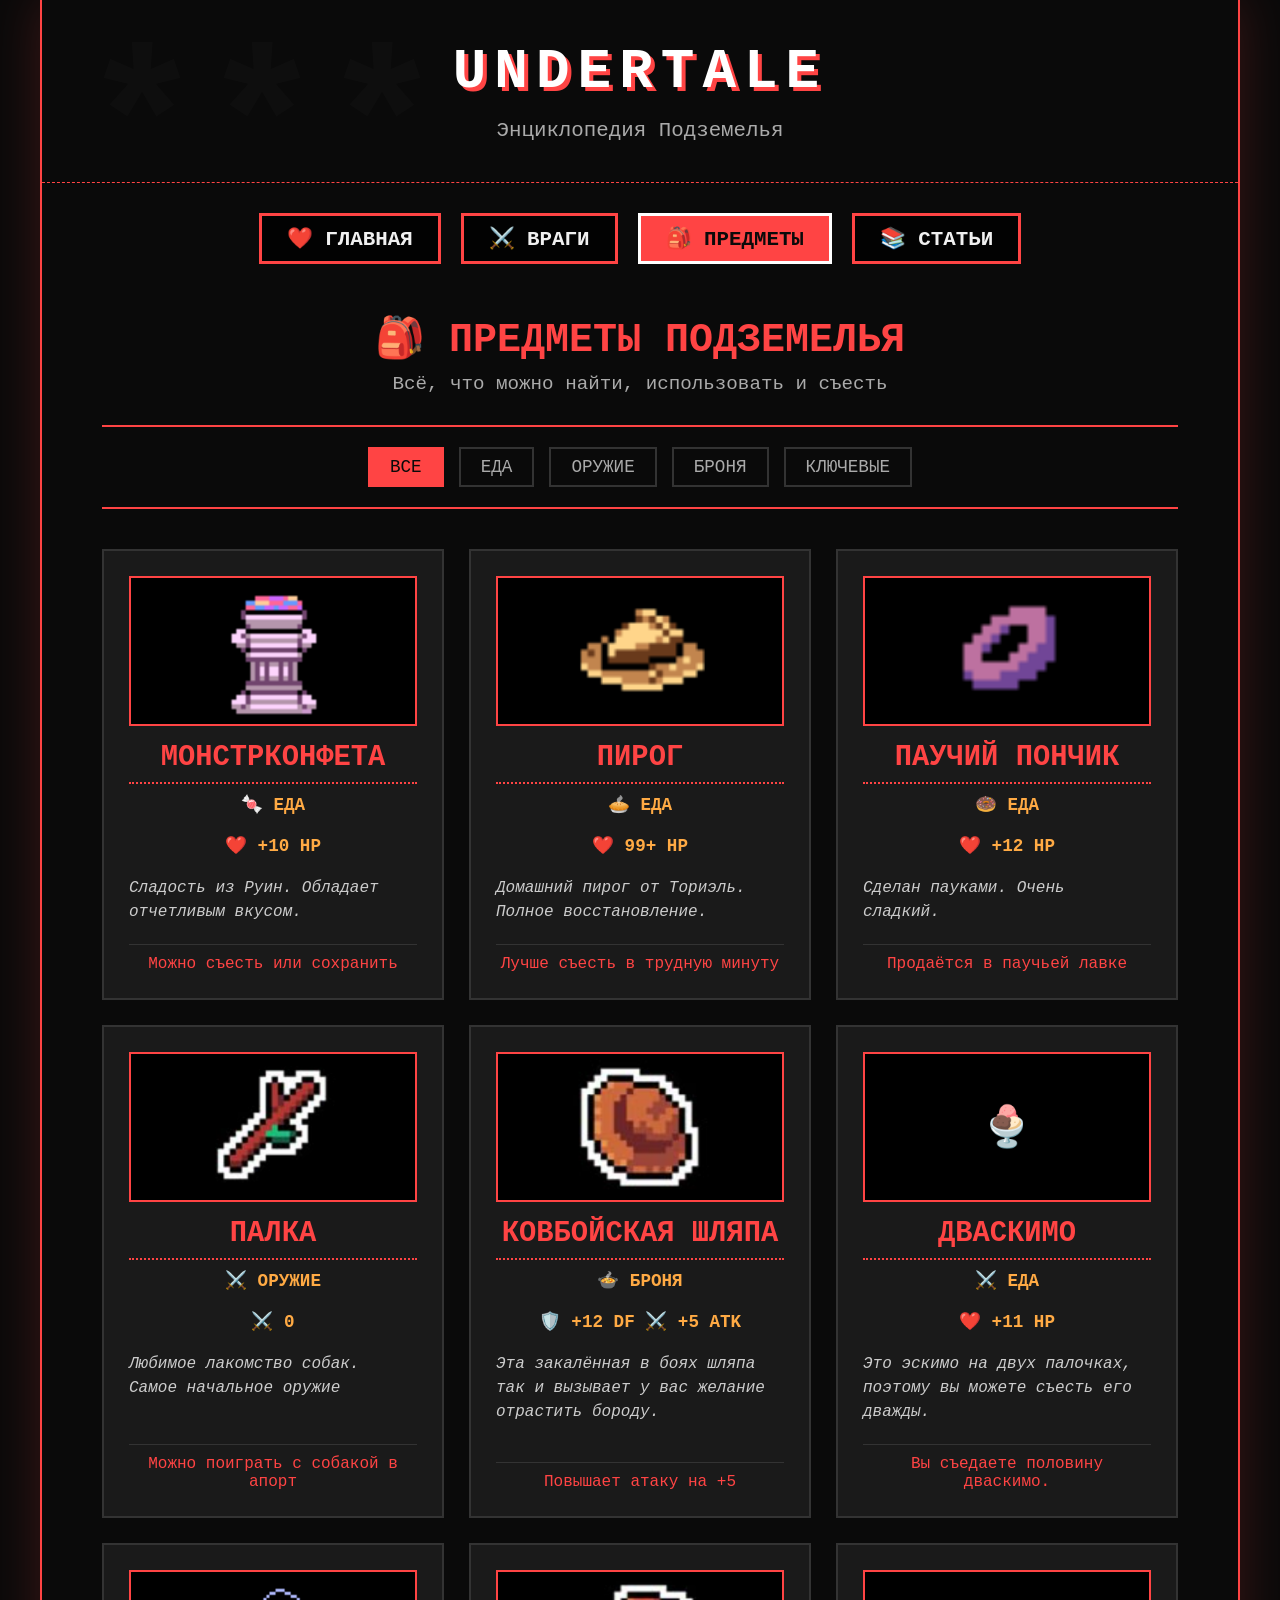
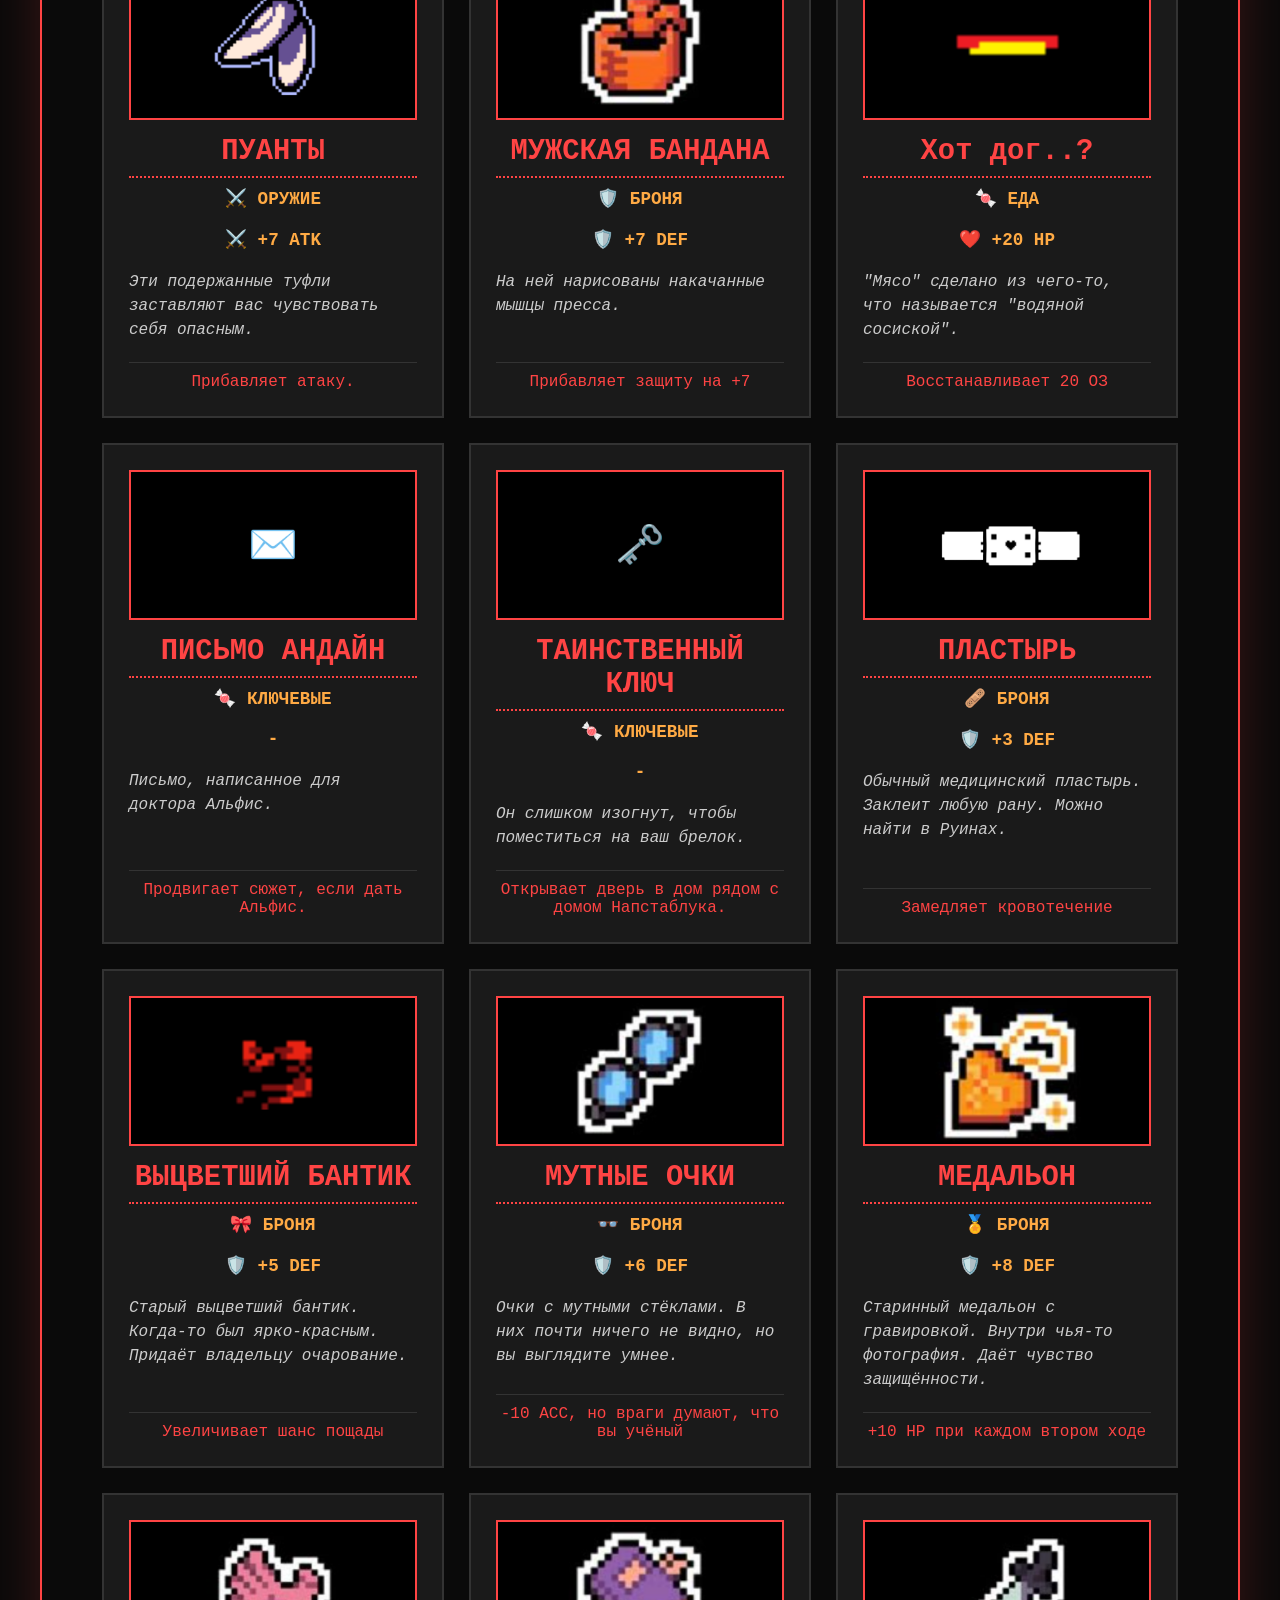
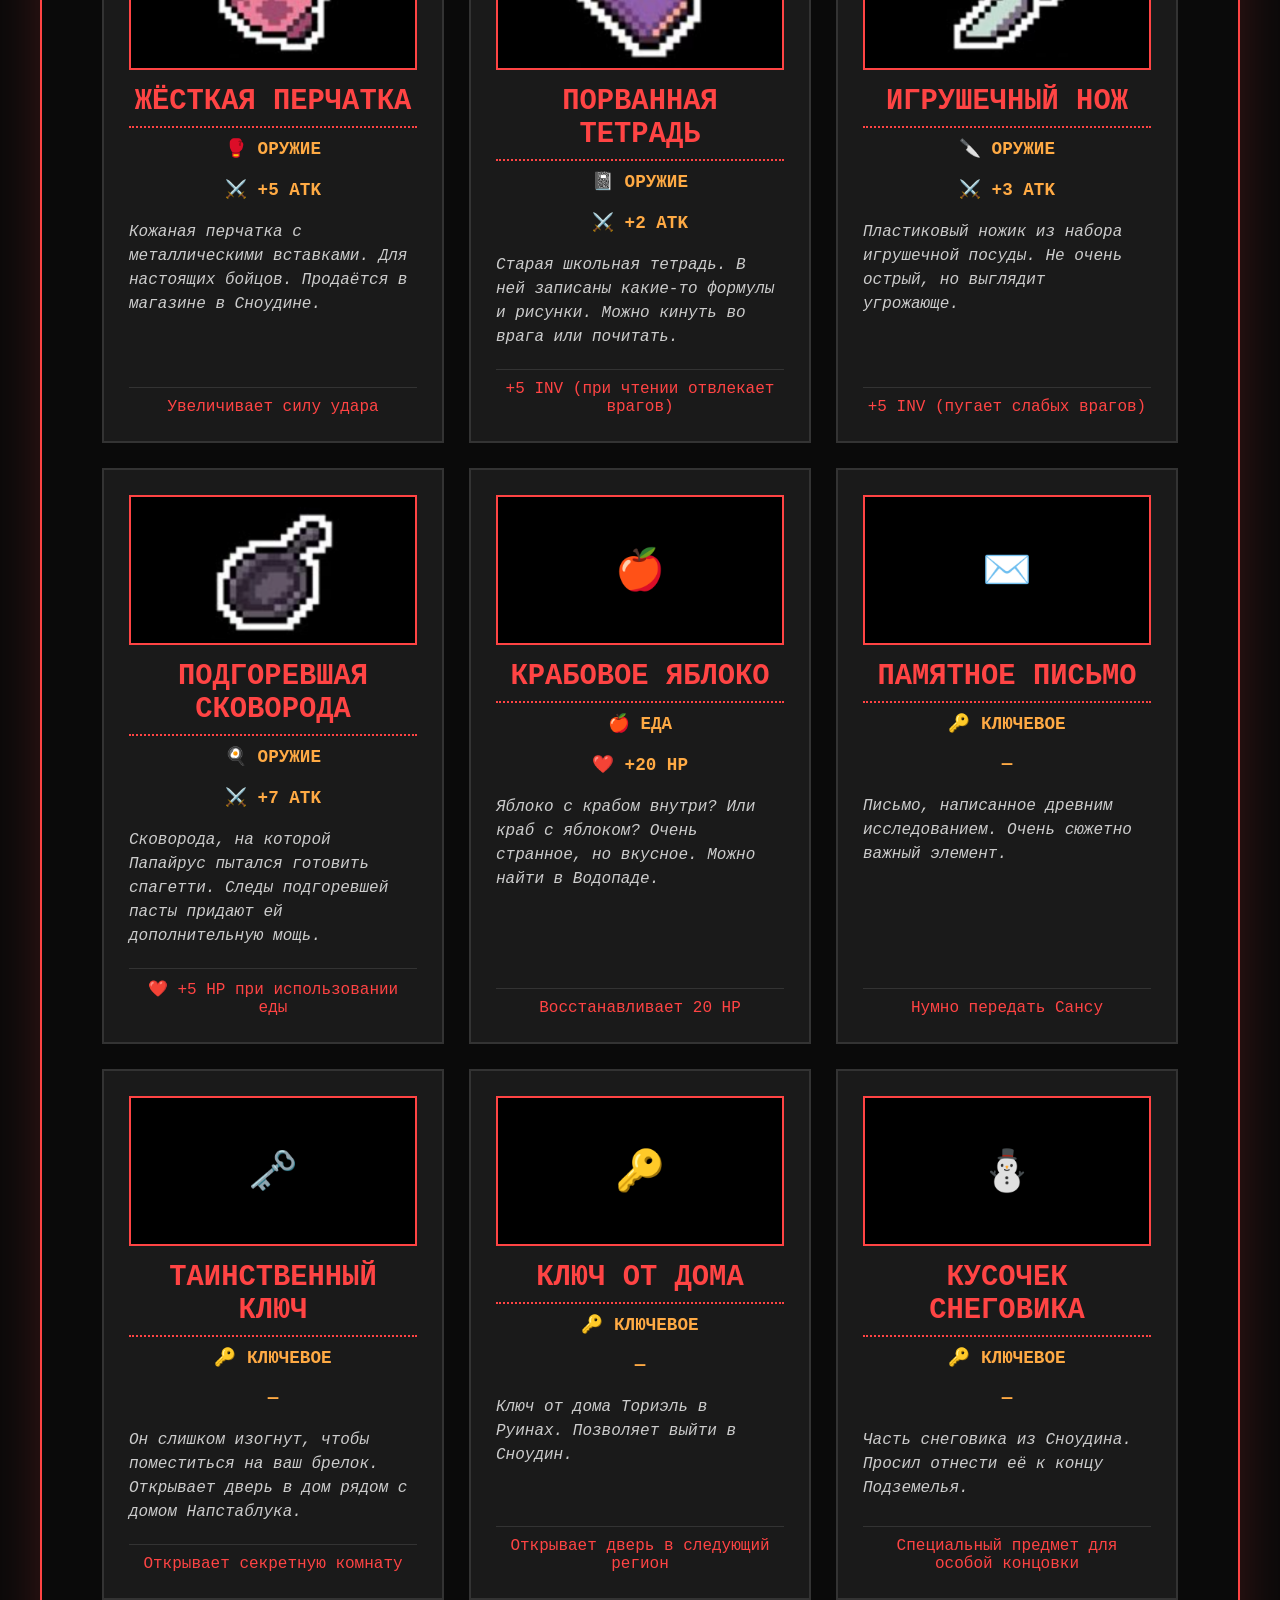
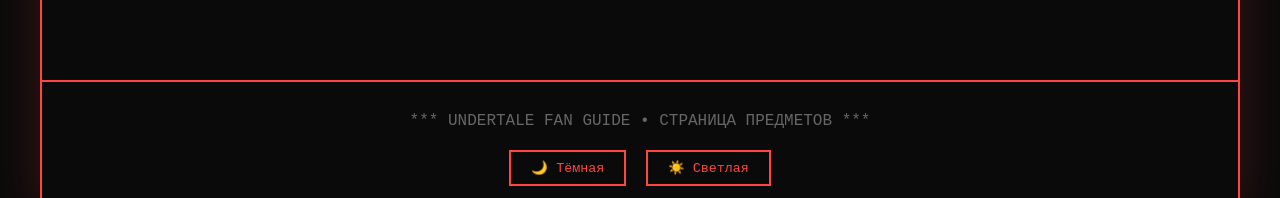
<file: items.html>
<!DOCTYPE html>
<html lang="ru">
<head>
    <meta charset="UTF-8">
    <meta name="viewport" content="width=device-width, initial-scale=1.0">
    <title>UnderTale: Гайды | Предметы</title>

    <!-- СКРИПТ СВЕТЛОЙ ТЕМЫ -->
    <script>
        (function() {
            try {
                const savedTheme = localStorage.getItem('site-theme');
                if (savedTheme === 'light') {
                    // Добавляем класс к html
                    document.documentElement.classList.add('light-theme');
                    
                    // Как только body загрузится, добавим класс и ему
                    if (document.body) {
                        document.body.classList.add('light-theme');
                    } else {
                        // Ждем загрузки DOM
                        document.addEventListener('DOMContentLoaded', function() {
                            document.body.classList.add('light-theme');
                        });
                    }
                    
                    // Временные стили чтобы не мигало
                    const style = document.createElement('style');
                    style.textContent = `
                        .light-theme {
                            background-color: #fdf1ff;
                            color: #222222;
                        }
                        .light-theme .wide-container {
                            background-color: #ffffff;
                            border-left: 2px solid #864991;
                            border-right: 2px solid #864991;
                        }
                    `;
                    document.head.appendChild(style);
                }
            } catch (e) {}
        })();
    </script>

    <link rel="stylesheet" href="предметы-css.css">
    <link rel="stylesheet" href="светлая-тема.css">
    <link rel="stylesheet" href="adaptive.css">
    

</head>
<body>
    <!-- РАДИО-КНОПКИ ДЛЯ ФИЛЬТРОВ -->
    <input type="radio" name="item-filter" id="filter-all" class="filter-radio" checked>
    <input type="radio" name="item-filter" id="filter-food" class="filter-radio">
    <input type="radio" name="item-filter" id="filter-weapon" class="filter-radio">
    <input type="radio" name="item-filter" id="filter-armor" class="filter-radio">
    <input type="radio" name="item-filter" id="filter-key" class="filter-radio">

    <div class="wide-container">
        <!-- ШАПКА -->
        <div class="header">
            <h1>UNDERTALE</h1>
            <p>Энциклопедия Подземелья</p>
        </div>

        <!-- НАВИГАЦИЯ -->
        <div class="nav-menu">
            <a href="index.html" class="nav-btn">❤️ ГЛАВНАЯ</a>
            <a href="enemies.html" class="nav-btn">⚔️ ВРАГИ</a>
            <a href="items.html" class="nav-btn active">🎒 ПРЕДМЕТЫ</a>
            <a href="articles.html" class="nav-btn">📚 СТАТЬИ</a>
        </div>

        <!-- ОСНОВНОЙ КОНТЕНТ -->
        <div class="content">
            <h2 class="page-title">🎒 ПРЕДМЕТЫ ПОДЗЕМЕЛЬЯ</h2>
            <p class="page-description">Всё, что можно найти, использовать и съесть</p>

            <!-- ФИЛЬТРЫ ПО ТИПАМ (ТЕПЕРЬ LABEL) -->
            <div class="filters">
                <label for="filter-all" class="filter-btn active-filter">ВСЕ</label>
                <label for="filter-food" class="filter-btn">ЕДА</label>
                <label for="filter-weapon" class="filter-btn">ОРУЖИЕ</label>
                <label for="filter-armor" class="filter-btn">БРОНЯ</label>
                <label for="filter-key" class="filter-btn">КЛЮЧЕВЫЕ</label>
            </div>

            <!-- СЕТКА С ПРЕДМЕТАМИ -->
            <div class="items-grid">
                <!-- Монстрконфета -->
                <div class="item-card" data-type="ЕДА">
                    <div class="item-image" style="background-image: url('images/конфета спрайт.png');"></div>
                    <h3>МОНСТРКОНФЕТА</h3>
                    <div class="item-type">🍬 ЕДА</div>
                    <div class="item-stats">
                        <span>❤️ +10 HP</span>
                    </div>
                    <p class="item-description">
                        Сладость из Руин. Обладает отчетливым вкусом.
                    </p>
                    <div class="item-effect">
                        Можно съесть или сохранить
                    </div>
                </div>

                <!-- Ирисково-коричный пирог -->
                <div class="item-card" data-type="ЕДА">
                    <div class="item-image" style="background-image: url('images/пирог спрайт.png');"></div>
                    <h3>ПИРОГ</h3>
                    <div class="item-type">🥧 ЕДА</div>
                    <div class="item-stats">
                        <span>❤️ 99+ HP</span>
                    </div>
                    <p class="item-description">
                        Домашний пирог от Ториэль. Полное восстановление.
                    </p>
                    <div class="item-effect">
                        Лучше съесть в трудную минуту
                    </div>
                </div>

                <!-- Паучий пончик -->
                <div class="item-card" data-type="ЕДА">
                    <div class="item-image" style="background-image: url('images/пончик спрайт.png');"></div>
                    <h3>ПАУЧИЙ ПОНЧИК</h3>
                    <div class="item-type">🍩 ЕДА</div>
                    <div class="item-stats">
                        <span>❤️ +12 HP</span>
                    </div>
                    <p class="item-description">
                        Сделан пауками. Очень сладкий.
                    </p>
                    <div class="item-effect">
                        Продаётся в паучьей лавке
                    </div>
                </div>

                
                <div class="item-card" data-type="ОРУЖИЕ">
                    <div class="item-image" style="background-image: url('images/палка спрайт.png');"></div>
                    <h3>ПАЛКА</h3>
                    <div class="item-type">⚔️ ОРУЖИЕ</div>
                    <div class="item-stats">
                        <span>⚔️ 0</span>
                    </div>
                    <p class="item-description">
                        Любимое лакомство собак. Самое начальное оружие
                    </p>
                    <div class="item-effect">
                        Можно поиграть с собакой в апорт
                    </div>
                </div>

                
                <div class="item-card" data-type="БРОНЯ">
                    <div class="item-image" style="background-image: url('images/шляпа пнг.png');"></div>
                    <h3>КОВБОЙСКАЯ ШЛЯПА</h3>
                    <div class="item-type">🍲 БРОНЯ</div>
                    <div class="item-stats">
                        <span>🛡️ +12 DF ⚔️ +5 ATK</span>
                    </div>
                    <p class="item-description">
                        Эта закалённая в боях шляпа так и вызывает у вас желание отрастить бороду.
                    </p>
                    <div class="item-effect">
                        Повышает атаку на +5
                    </div>
                </div>

               
                <div class="item-card" data-type="ЕДА">
                    <div class="item-image" style="background-color: #000000; display: flex; align-items: center; justify-content: center; color: #ff4444; font-size: 2.5em;">🍨</div>
                    <h3>ДВАСКИМО</h3>
                    <div class="item-type">⚔️ ЕДА</div>
                    <div class="item-stats">
                        <span>❤️ +11 HP</span>
                    </div>
                    <p class="item-description">
                        Это эскимо на двух палочках, поэтому вы можете съесть его дважды.
                    </p>
                    <div class="item-effect">
                        Вы съедаете половину дваскимо.
                    </div>
                </div>

<div class="item-card" data-type="ОРУЖИЕ">
    <div class="item-image" style="background-image: url('images/балетки спрайт.png');"></div>
    <h3>ПУАНТЫ</h3>
    <div class="item-type">⚔️ ОРУЖИЕ</div>
    <div class="item-stats">
        <span>⚔️ +7 ATK</span>
    </div>
    <p class="item-description">Эти подержанные туфли заставляют вас чувствовать себя опасным.</p>
    <div class="item-effect">
           Прибавляет атаку.
  </div>
</div>

<div class="item-card" data-type="БРОНЯ">
    <div class="item-image" style="background-image: url('images/мандана спрайт.png');"></div>
    <h3>МУЖСКАЯ БАНДАНА</h3>
    <div class="item-type">🛡️ БРОНЯ</div>
    <div class="item-stats">
        <span>🛡️ +7 DEF</span>
     </div>
    <p class="item-description">На ней нарисованы накачанные мышцы пресса.</p>
    <div class="item-effect">Прибавляет защиту на +7</div>
</div>


<div class="item-card" data-type="ЕДА">
    <div class="item-image" style="background-image: url('images/хотдог.png');"></div>
    <h3>Хот дог..?</h3>
    <div class="item-type">🍬 ЕДА</div>
    <div class="item-stats">
        <span>❤️ +20 HP</span>
    </div>
    <p class="item-description"> 
"Мясо" сделано из чего-то, что называется "водяной сосиской".</p>
    <div class="item-effect">Восстанавливает 20 ОЗ</div>
</div>

<div class="item-card" data-type="КЛЮЧЕВЫЕ">
    <div class="item-image" style="background-color: #000000; display: flex; align-items: center; justify-content: center; color: #ff4444; font-size: 2.5em;">✉️</div>
    <h3>ПИСЬМО АНДАЙН</h3>
    <div class="item-type">🍬 КЛЮЧЕВЫЕ</div>
    <div class="item-stats">
        <span>-</span>
    </div>
    <p class="item-description">Письмо, написанное для доктора Альфис.</p>
    <div class="item-effect">Продвигает сюжет, если дать Альфис.</div>
</div>       

<div class="item-card" data-type="КЛЮЧЕВЫЕ">
    <div class="item-image" style="background-color: #000000; display: flex; align-items: center; justify-content: center; color: #ff4444; font-size: 2.5em;">🗝️</div>
    <h3>ТАИНСТВЕННЫЙ КЛЮЧ</h3>
    <div class="item-type">🍬 КЛЮЧЕВЫЕ</div>
    <div class="item-stats">
        <span>-</span>
    </div>
    <p class="item-description">Он слишком изогнут, чтобы поместиться на ваш брелок.</p>
    <div class="item-effect">Открывает дверь в дом рядом с домом Напстаблука.</div>
</div>

<!-- ПЛАСТЫРЬ -->
<div class="item-card" data-type="БРОНЯ">
    <div class="item-image" style="background-image: url('images/пластырь спрайт.png');"></div>
    <h3>ПЛАСТЫРЬ</h3>
    <div class="item-type">🩹 БРОНЯ</div>
    <div class="item-stats">
        <span>🛡️ +3 DEF</span>
    </div>
    <p class="item-description">
        Обычный медицинский пластырь. Заклеит любую рану. 
        Можно найти в Руинах.
    </p>
    <div class="item-effect">
        Замедляет кровотечение
    </div>
</div>

<!-- ВЫЦВЕТШИЙ БАНТИК -->
<div class="item-card" data-type="БРОНЯ">
    <div class="item-image" style="background-image: url('images/бантик спрайт.png');"></div>
    <h3>ВЫЦВЕТШИЙ БАНТИК</h3>
    <div class="item-type">🎀 БРОНЯ</div>
    <div class="item-stats">
        <span>🛡️ +5 DEF</span>
    </div>
    <p class="item-description">
        Старый выцветший бантик. Когда-то был ярко-красным. 
        Придаёт владельцу очарование.
    </p>
    <div class="item-effect">
        Увеличивает шанс пощады
    </div>
</div>

<!-- МУТНЫЕ ОЧКИ -->
<div class="item-card" data-type="БРОНЯ">
    <div class="item-image" style="background-image: url('images/мутные очки спрайт.png');"></div>
    <h3>МУТНЫЕ ОЧКИ</h3>
    <div class="item-type">👓 БРОНЯ</div>
    <div class="item-stats">
        <span>🛡️ +6 DEF</span>
    </div>
    <p class="item-description">
        Очки с мутными стёклами. В них почти ничего не видно, 
        но вы выглядите умнее.
    </p>
    <div class="item-effect">
        -10 ACC, но враги думают, что вы учёный
    </div>
</div>

<!-- МЕДАЛЬОН -->
<div class="item-card" data-type="БРОНЯ">
    <div class="item-image" style="background-image: url('images/медальон спрайт.png');"></div>
    <h3>МЕДАЛЬОН</h3>
    <div class="item-type">🏅 БРОНЯ</div>
    <div class="item-stats">
        <span>🛡️ +8 DEF</span>
    </div>
    <p class="item-description">
        Старинный медальон с гравировкой. Внутри чья-то фотография. 
        Даёт чувство защищённости.
    </p>
    <div class="item-effect">
        +10 HP при каждом втором ходе
    </div>
</div>

<!-- ЖЁСТКАЯ ПЕРЧАТКА -->
<div class="item-card" data-type="ОРУЖИЕ">
    <div class="item-image" style="background-image: url('images/жёсткая перчатка спрайт.png');"></div>
    <h3>ЖЁСТКАЯ ПЕРЧАТКА</h3>
    <div class="item-type">🥊 ОРУЖИЕ</div>
    <div class="item-stats">
        <span>⚔️ +5 ATK</span>
    </div>
    <p class="item-description">
        Кожаная перчатка с металлическими вставками. Для настоящих бойцов. 
        Продаётся в магазине в Сноудине.
    </p>
    <div class="item-effect">
        Увеличивает силу удара
    </div>
</div>

<!-- ПОРВАННАЯ ТЕТРАДЬ -->
<div class="item-card" data-type="ОРУЖИЕ">
    <div class="item-image" style="background-image: url('images/порванная тетрадь спрайт.png');"></div>
    <h3>ПОРВАННАЯ ТЕТРАДЬ</h3>
    <div class="item-type">📓 ОРУЖИЕ</div>
    <div class="item-stats">
        <span>⚔️ +2 ATK</span>
    </div>
    <p class="item-description">
        Старая школьная тетрадь. В ней записаны какие-то формулы и рисунки. 
        Можно кинуть во врага или почитать.
    </p>
    <div class="item-effect">
        +5 INV (при чтении отвлекает врагов)
    </div>
</div>

<!-- ИГРУШЕЧНЫЙ НОЖ -->
<div class="item-card" data-type="ОРУЖИЕ">
    <div class="item-image" style="background-image: url('images/игрушечный нож спрайт.png');"></div>
    <h3>ИГРУШЕЧНЫЙ НОЖ</h3>
    <div class="item-type">🔪 ОРУЖИЕ</div>
    <div class="item-stats">
        <span>⚔️ +3 ATK</span>
    </div>
    <p class="item-description">
        Пластиковый ножик из набора игрушечной посуды. Не очень острый, 
        но выглядит угрожающе.
    </p>
    <div class="item-effect">
        +5 INV (пугает слабых врагов)
    </div>
</div>

<!-- ПОДГОРЕВШАЯ СКОВОРОДА -->
<div class="item-card" data-type="ОРУЖИЕ">
    <div class="item-image" style="background-image: url('images/сковорода спрайт.png');"></div>
    <h3>ПОДГОРЕВШАЯ СКОВОРОДА</h3>
    <div class="item-type">🍳 ОРУЖИЕ</div>
    <div class="item-stats">
        <span>⚔️ +7 ATK</span>
    </div>
    <p class="item-description">
        Сковорода, на которой Папайрус пытался готовить спагетти. 
        Следы подгоревшей пасты придают ей дополнительную мощь.
    </p>
    <div class="item-effect">
        ❤️ +5 HP при использовании еды
    </div>
</div>

<!-- КРАБОВОЕ ЯБЛОКО -->
<div class="item-card" data-type="ЕДА">
    <div class="item-image" style="background-color: #000000; display: flex; align-items: center; justify-content: center; color: #ff4444; font-size: 2.5em;">🍎</div>
    <h3>КРАБОВОЕ ЯБЛОКО</h3>
    <div class="item-type">🍎 ЕДА</div>
    <div class="item-stats">
        <span>❤️ +20 HP</span>
    </div>
    <p class="item-description">
        Яблоко с крабом внутри? Или краб с яблоком? Очень странное, но вкусное. 
        Можно найти в Водопаде.
    </p>
    <div class="item-effect">
        Восстанавливает 20 HP
    </div>
</div>

<!-- ПИСЬМО  -->
<div class="item-card" data-type="КЛЮЧЕВЫЕ">
    <div class="item-image" style="background-color: #000000; display: flex; align-items: center; justify-content: center; color: #ff4444; font-size: 2.5em;">✉️</div>
    <h3>ПАМЯТНОЕ ПИСЬМО</h3>
    <div class="item-type">🔑 КЛЮЧЕВОЕ</div>
    <div class="item-stats">
        <span>—</span>
    </div>
    <p class="item-description">
        Письмо, написанное древним исследованием. Очень сюжетно важный элемент.
    </p>
    <div class="item-effect">
        Нумно передать Сансу
    </div>
</div>

<!-- ТАИНСТВЕННЫЙ КЛЮЧ -->
<div class="item-card" data-type="КЛЮЧЕВЫЕ">
    <div class="item-image" style="background-color: #000000; display: flex; align-items: center; justify-content: center; color: #ff4444; font-size: 2.5em;">🗝️</div>
    <h3>ТАИНСТВЕННЫЙ КЛЮЧ</h3>
    <div class="item-type">🔑 КЛЮЧЕВОЕ</div>
    <div class="item-stats">
        <span>—</span>
    </div>
    <p class="item-description">
        Он слишком изогнут, чтобы поместиться на ваш брелок. Открывает дверь в дом рядом с домом Напстаблука.
    </p>
    <div class="item-effect">
        Открывает секретную комнату
    </div>
</div>

<!-- КЛЮЧ ОТ ДОМА -->
<div class="item-card" data-type="КЛЮЧЕВЫЕ">
    <div class="item-image" style="background-color: #000000; display: flex; align-items: center; justify-content: center; color: #ff4444; font-size: 2.5em;">🔑</div>
    <h3>КЛЮЧ ОТ ДОМА</h3>
    <div class="item-type">🔑 КЛЮЧЕВОЕ</div>
    <div class="item-stats">
        <span>—</span>
    </div>
    <p class="item-description">
        Ключ от дома Ториэль в Руинах. Позволяет выйти в Сноудин.
    </p>
    <div class="item-effect">
        Открывает дверь в следующий регион
    </div>
</div>

<!-- КУСОЧЕК СНЕГОВИКА -->
<div class="item-card" data-type="КЛЮЧЕВЫЕ">
    <div class="item-image" style="background-color: #000000; display: flex; align-items: center; justify-content: center; color: #ff4444; font-size: 2.5em;">⛄</div>
    <h3>КУСОЧЕК СНЕГОВИКА</h3>
    <div class="item-type">🔑 КЛЮЧЕВОЕ</div>
    <div class="item-stats">
        <span>—</span>
    </div>
    <p class="item-description">
        Часть снеговика из Сноудина. Просил отнести её к концу Подземелья.
    </p>
    <div class="item-effect">
        Специальный предмет для особой концовки
    </div>
</div>


</div>
</div>

        <!-- ФУТЕР -->
        <footer class="footer">
            <p>*** UNDERTALE FAN GUIDE • СТРАНИЦА ПРЕДМЕТОВ ***</p>
            <div style="margin-top: 20px;">
                <button onclick="setTheme('dark')" style="background: none; border: 2px solid #ff4444; color: #ff4444; padding: 8px 20px; margin: 0 5px; cursor: pointer; font-family: 'Courier New', monospace;">🌙 Тёмная</button>
                <button onclick="setTheme('light')" style="background: none; border: 2px solid #ff4444; color: #ff4444; padding: 8px 20px; margin: 0 5px; cursor: pointer; font-family: 'Courier New', monospace;">☀️ Светлая</button>
            </div>
        </footer>


    <script>
        // Переключение тем
        function setTheme(theme) {
            if (theme === 'light') {
                document.body.classList.add('light-theme');
                localStorage.setItem('site-theme', 'light');
            } else {
                document.body.classList.remove('light-theme');
                localStorage.setItem('site-theme', 'dark');
            }
        }
        
        // При загрузке проверяем сохраненную тему
        window.addEventListener('load', function() {
            const savedTheme = localStorage.getItem('site-theme');
            if (savedTheme === 'light') {
                document.body.classList.add('light-theme');
            }
        });
    </script>

</body>

</html>
</file>
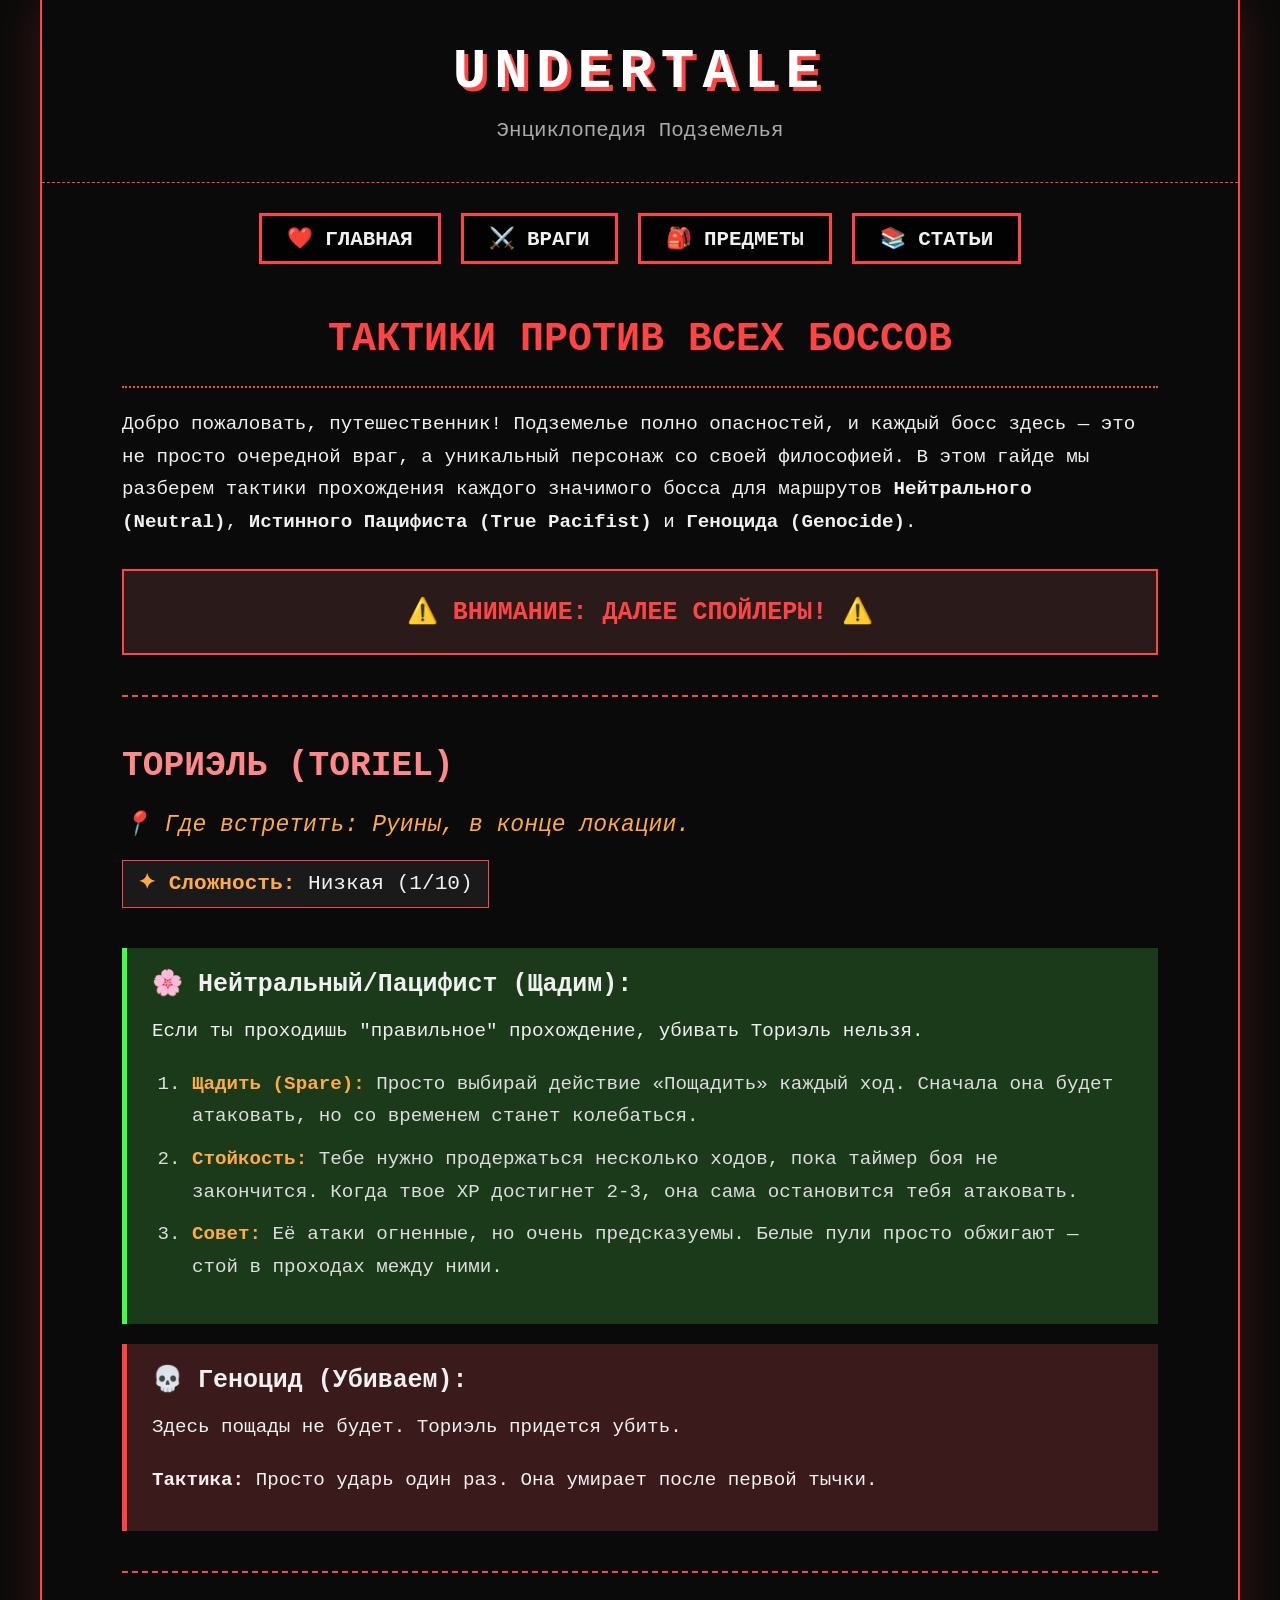
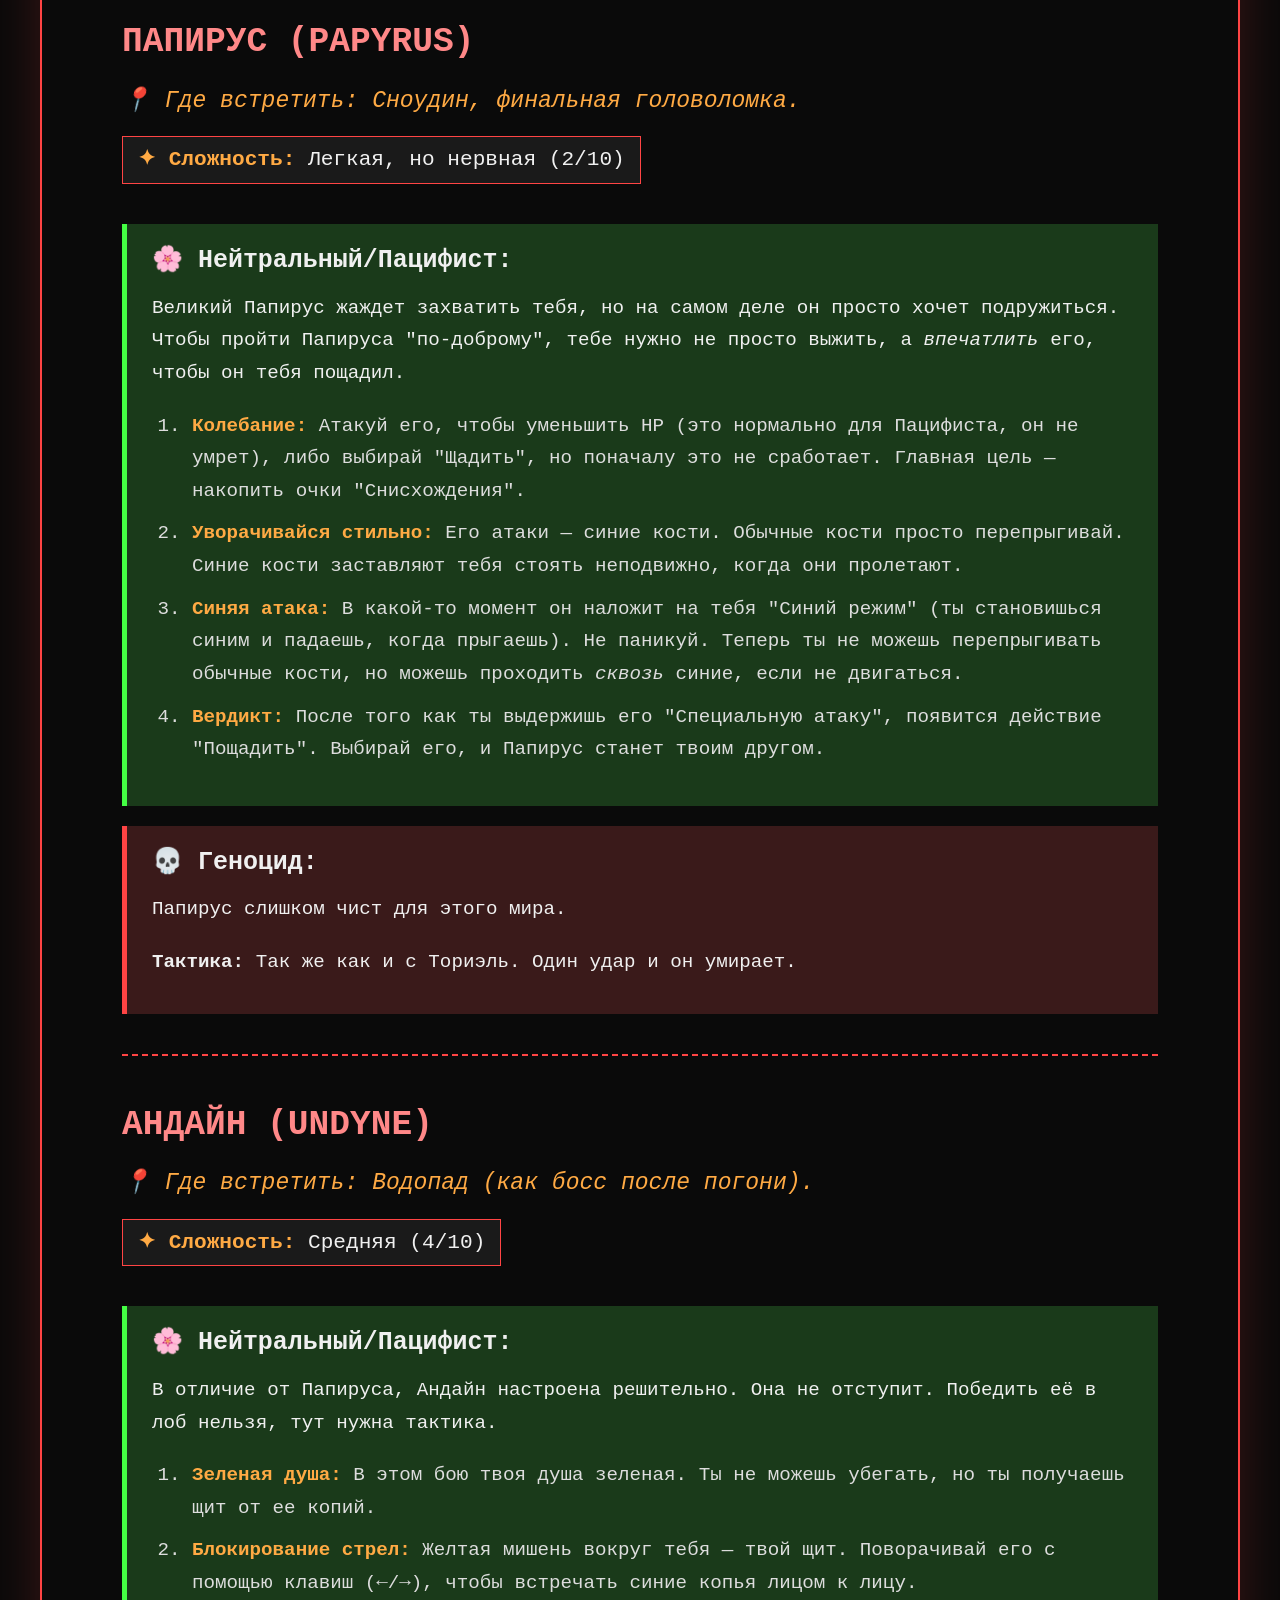
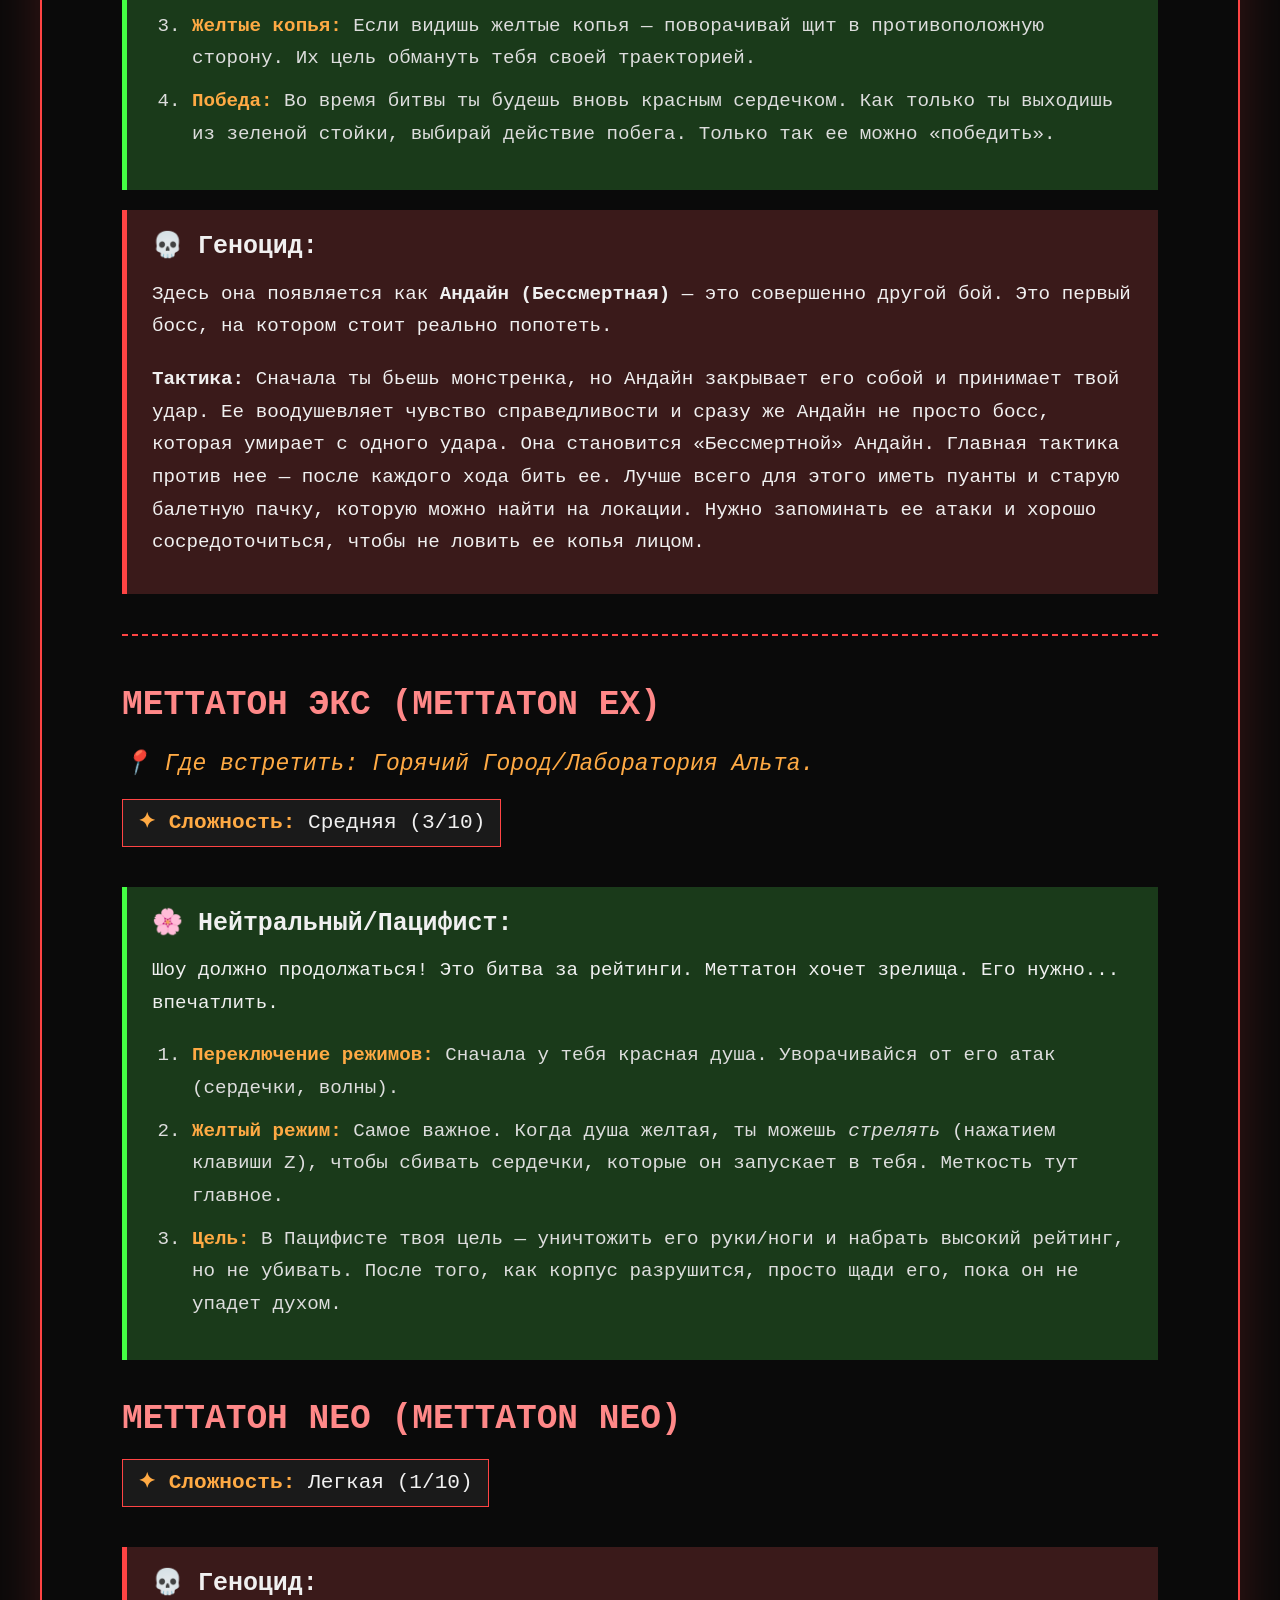
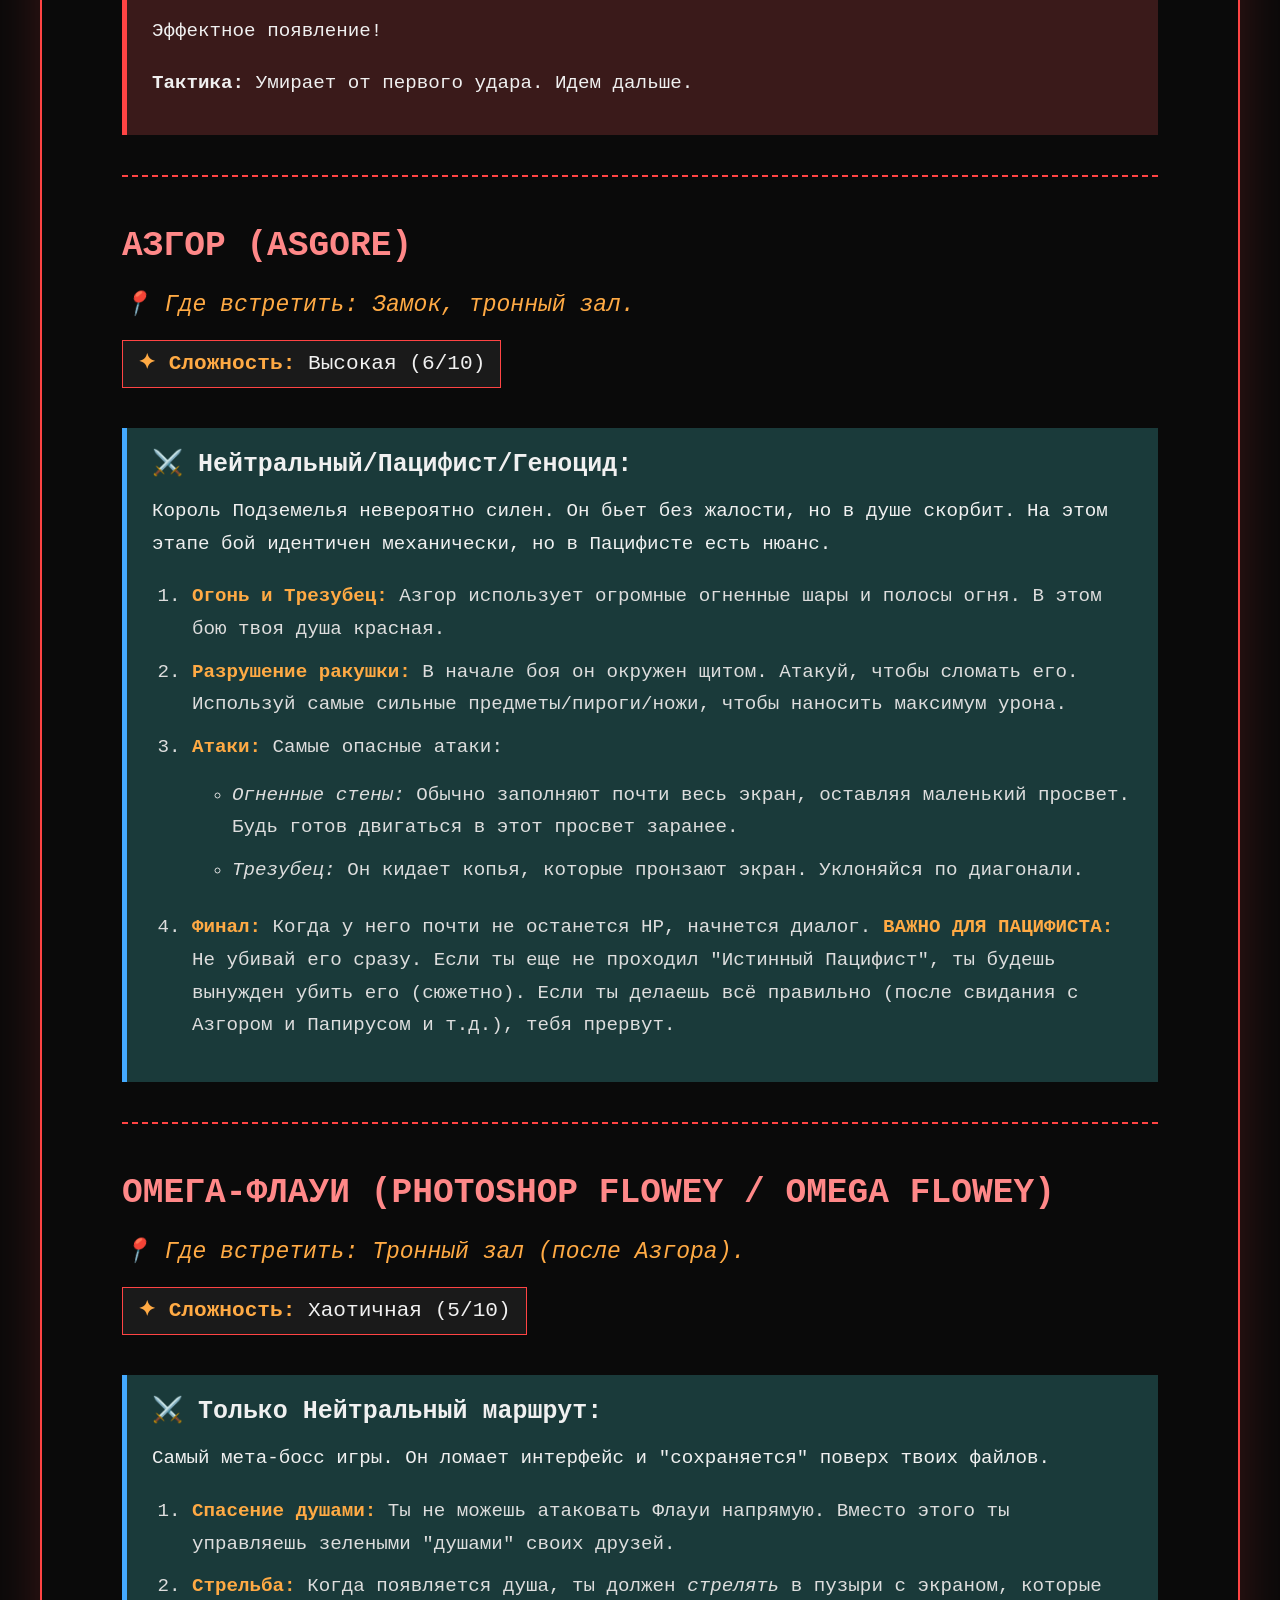
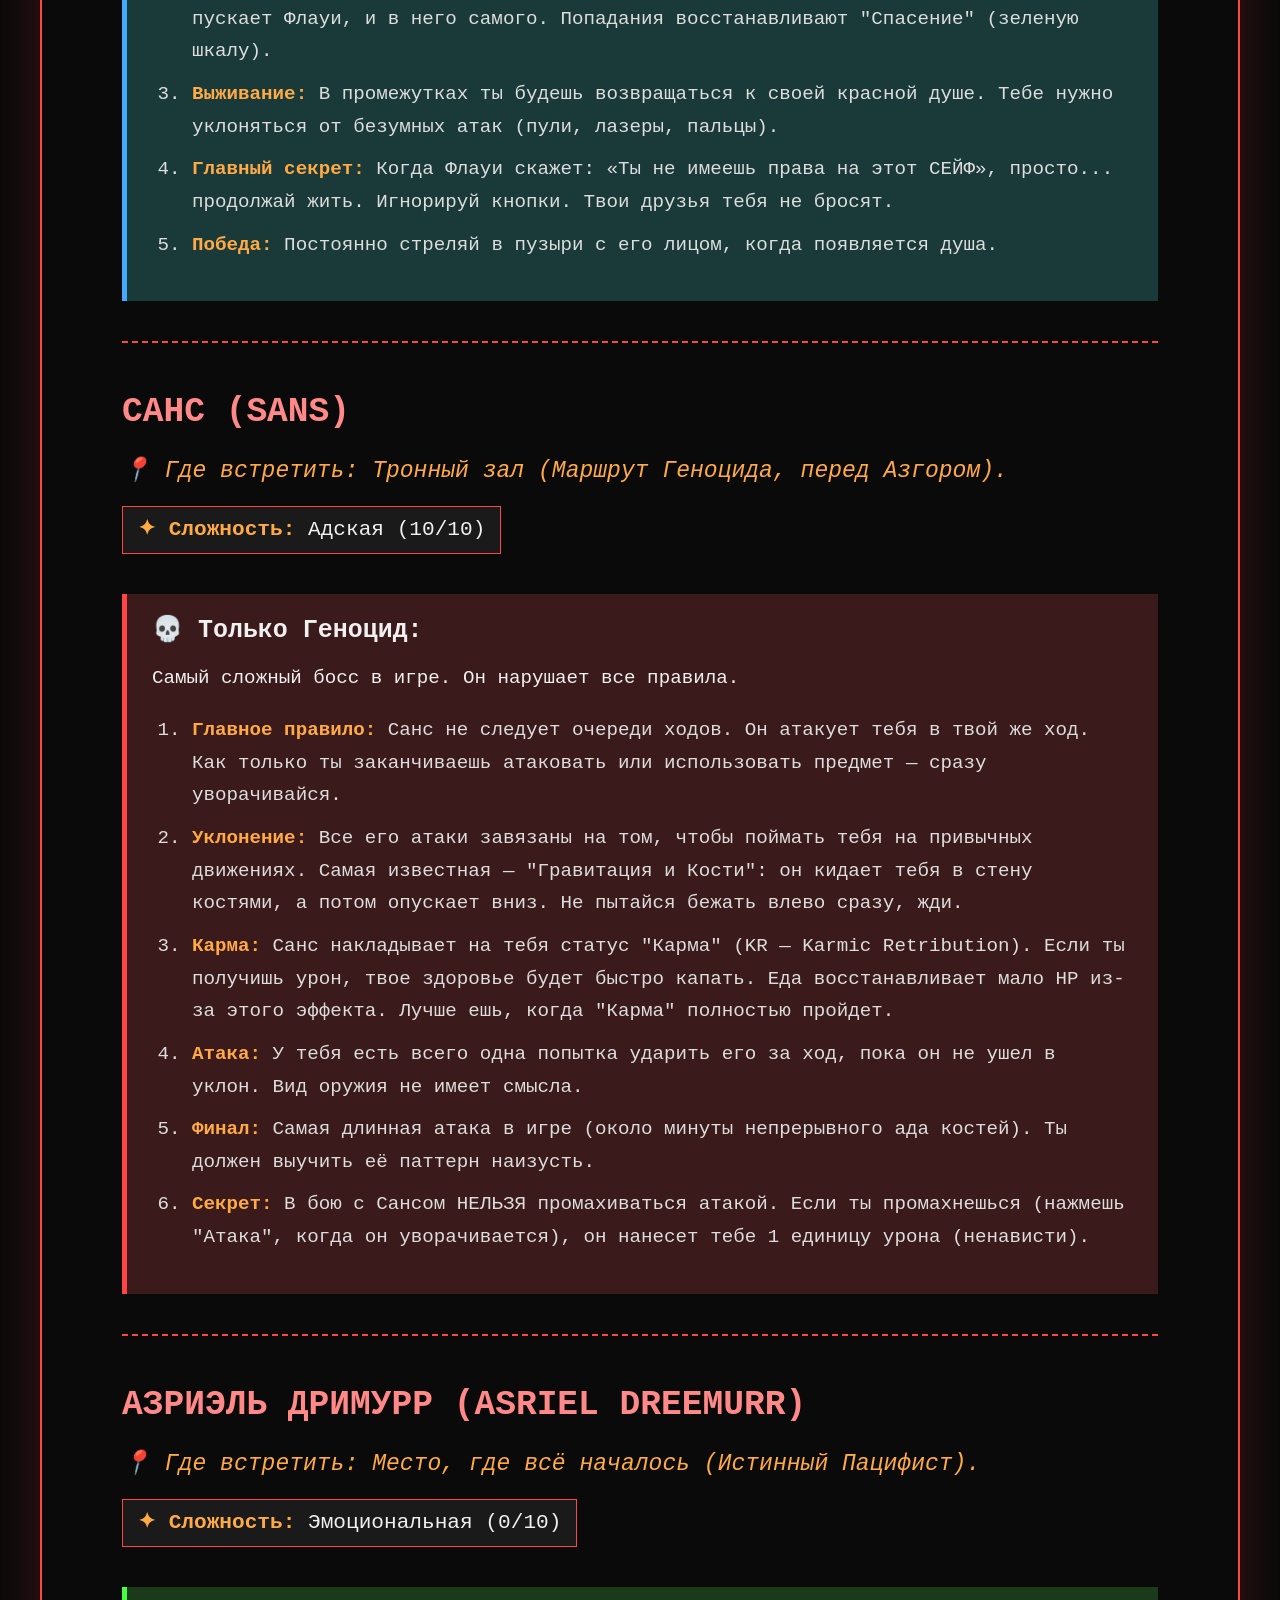
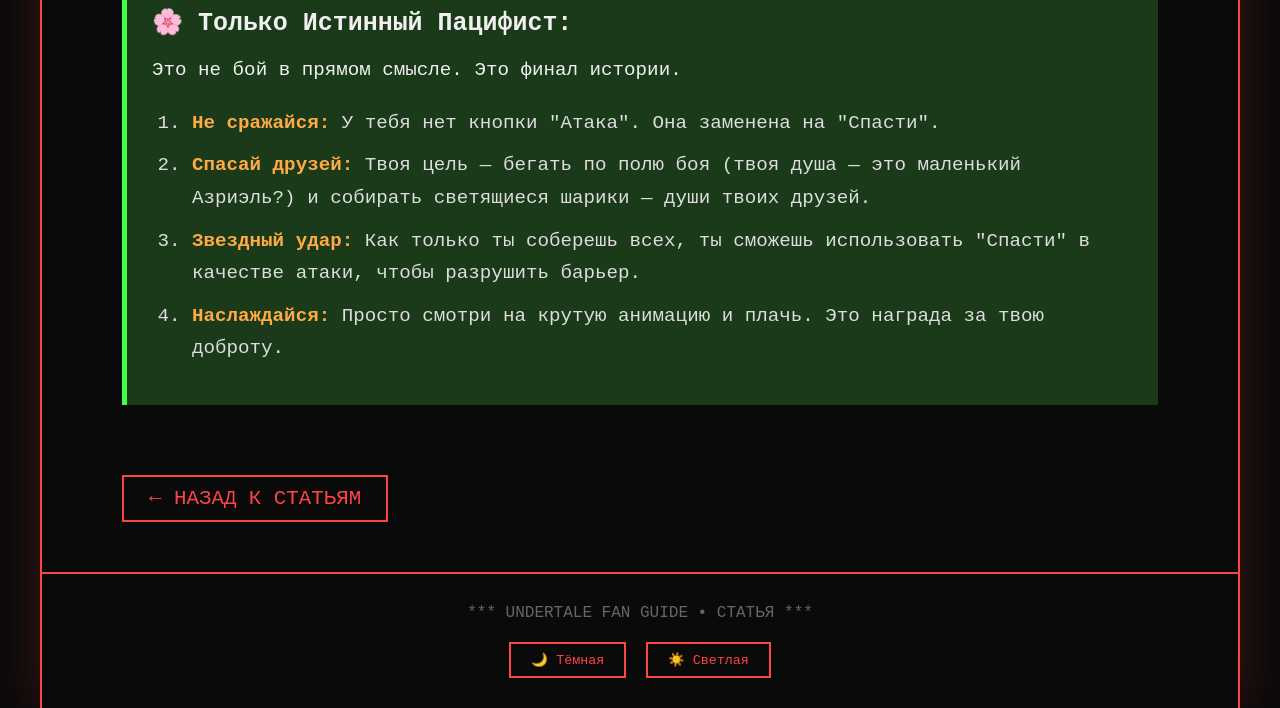
<file: статьи/Боссы.html>
<!DOCTYPE html>
<html lang="ru">
<head>
    <meta charset="UTF-8">
    <meta name="viewport" content="width=device-width, initial-scale=1.0">
    <title>UnderTale: Гайды | Тактики против боссов</title>

    <!-- СКРИПТ СВЕТЛОЙ ТЕМЫ -->
    <script>
        (function() {
            try {
                const savedTheme = localStorage.getItem('site-theme');
                if (savedTheme === 'light') {
                    // Добавляем класс к html
                    document.documentElement.classList.add('light-theme');
                    
                    // Как только body загрузится, добавим класс и ему
                    if (document.body) {
                        document.body.classList.add('light-theme');
                    } else {
                        // Ждем загрузки DOM
                        document.addEventListener('DOMContentLoaded', function() {
                            document.body.classList.add('light-theme');
                        });
                    }
                    
                    // Временные стили чтобы не мигало
                    const style = document.createElement('style');
                    style.textContent = `
                        .light-theme {
                            background-color: #fdf1ff;
                            color: #222222;
                        }
                        .light-theme .wide-container {
                            background-color: #ffffff;
                            border-left: 2px solid #864991;
                            border-right: 2px solid #864991;
                        }
                    `;
                    document.head.appendChild(style);
                }
            } catch (e) {}
        })();
    </script>

    <link rel="stylesheet" href="../светлая-тема.css"> 
    <link rel="stylesheet" href="../adaptive.css">
    <style>
        /* БАЗОВЫЕ СТИЛИ */
        * {
            margin: 0;
            padding: 0;
            box-sizing: border-box;
            font-family: 'Courier New', Courier, monospace;
        }

        body {
            background-color: #0a0a0a;
            color: #f0f0f0;
            width: 100%;
            overflow-x: hidden;
        }

        /* КОНТЕЙНЕР */
        .wide-container {
            max-width: 1200px;
            width: 100%;
            margin: 0 auto;
            position: relative;
            background-color: #0a0a0a;
            border-left: 2px solid #ff4444;
            border-right: 2px solid #ff4444;
            box-shadow: 0 0 50px rgba(255, 68, 68, 0.2);
            min-height: 100vh;
        }

        /* ШАПКА */
        .header {
            text-align: center;
            padding: 40px 60px;
            border-bottom: 1px dashed #ff4444;
            margin-bottom: 30px;
        }

        .header h1 {
            font-size: 3.5em;
            text-transform: uppercase;
            letter-spacing: 8px;
            color: #ffffff;
            text-shadow: 4px 4px 0 #ff4444;
        }

        .header p {
            color: #aaaaaa;
            font-size: 1.3em;
            margin-top: 15px;
        }

        /* НАВИГАЦИЯ */
        .nav-menu {
            display: flex;
            justify-content: center;
            gap: 20px;
            padding: 0 60px 30px 60px;
            flex-wrap: wrap;
        }

        .nav-btn {
            background: none;
            border: 3px solid #ff4444;
            color: #f0f0f0;
            font-size: 1.3em;
            padding: 10px 25px;
            cursor: pointer;
            display: flex;
            align-items: center;
            gap: 10px;
            transition: all 0.2s ease;
            text-transform: uppercase;
            font-weight: bold;
            background-color: rgba(0, 0, 0, 0.8);
            min-width: 130px;
            justify-content: center;
            text-decoration: none;
        }

        .nav-btn:hover {
            background-color: #ff4444;
            color: #0a0a0a;
            transform: scale(1.05);
            box-shadow: 0 0 30px #ff4444;
        }

        /* ОСНОВНОЙ КОНТЕНТ СТАТЬИ */
        .article-content {
            padding: 20px 80px 50px 80px;
        }

        .article-title {
            font-size: 2.5em;
            color: #ff4444;
            margin-bottom: 20px;
            text-align: center;
            border-bottom: 2px dotted #ff4444;
            padding-bottom: 20px;
            line-height: 1.3;
        }

        .article-subtitle {
            font-size: 2em;
            color: #ffaa44;
            margin: 40px 0 20px 0;
            border-left: 5px solid #ff4444;
            padding-left: 20px;
        }

        .boss-name {
            font-size: 1.8em;
            color: #ff8888;
            margin: 30px 0 10px 0;
            text-transform: uppercase;
        }

        .boss-location {
            color: #ffaa44;
            font-size: 1.2em;
            margin-bottom: 15px;
            font-style: italic;
        }

        .difficulty {
            display: inline-block;
            background-color: #1a1a1a;
            border: 1px solid #ff4444;
            padding: 5px 15px;
            margin-bottom: 20px;
            font-size: 1.1em;
        }

        .difficulty span {
            color: #ffaa44;
            font-weight: bold;
        }

        .article-text {
            font-size: 1.2em;
            line-height: 1.7;
            color: #f0f0f0;
        }

        .article-text p {
            margin-bottom: 20px;
        }

        .article-text ul, .article-text ol {
            margin: 15px 0 25px 40px;
        }

        .article-text li {
            margin-bottom: 10px;
            color: #ddd;
        }

        .article-text li strong {
            color: #ffaa44;
        }

        .route-neutral {
            background-color: #1a3a3a;
            border-left: 5px solid #44aaff;
            padding: 15px 25px;
            margin: 20px 0;
        }

        .route-pacifist {
            background-color: #1a3a1a;
            border-left: 5px solid #44ff44;
            padding: 15px 25px;
            margin: 20px 0;
        }

        .route-genocide {
            background-color: #3a1a1a;
            border-left: 5px solid #ff4444;
            padding: 15px 25px;
            margin: 20px 0;
        }

        .route-title {
            font-weight: bold;
            font-size: 1.3em;
            margin-bottom: 10px;
        }

        .warning-box {
            background-color: #2a1a1a;
            border: 2px solid #ff4444;
            padding: 20px;
            margin: 30px 0;
            text-align: center;
        }

        .warning-box strong {
            color: #ff4444;
            font-size: 1.3em;
        }

        .back-link {
            display: inline-block;
            margin-top: 50px;
            color: #ff4444;
            text-decoration: none;
            font-size: 1.3em;
            border: 2px solid #ff4444;
            padding: 10px 25px;
            transition: 0.3s;
        }

        .back-link:hover {
            background-color: #ff4444;
            color: #0a0a0a;
        }

        hr {
            border: none;
            border-top: 2px dashed #ff4444;
            margin: 40px 0;
        }

        /* ФУТЕР */
        .footer {
            background-color: #0a0a0a;
            padding: 30px 60px;
            text-align: center;
            color: #666;
            font-size: 1em;
            border-top: 2px solid #ff4444;
        }
    </style>
</head>
<body>
    <div class="wide-container">
        <!-- ШАПКА -->
        <div class="header">
            <h1>UNDERTALE</h1>
            <p>Энциклопедия Подземелья</p>
        </div>

        <!-- НАВИГАЦИЯ -->
        <div class="nav-menu">
            <a href="../index.html" class="nav-btn">❤️ ГЛАВНАЯ</a>
            <a href="../enemies.html" class="nav-btn">⚔️ ВРАГИ</a>
            <a href="../items.html" class="nav-btn">🎒 ПРЕДМЕТЫ</a>
            <a href="../articles.html" class="nav-btn">📚 СТАТЬИ</a>
        </div>

        <!-- СОДЕРЖИМОЕ СТАТЬИ -->
        <div class="article-content">
            <h1 class="article-title">ТАКТИКИ ПРОТИВ ВСЕХ БОССОВ</h1>
            
            <div class="article-text">
                <p>Добро пожаловать, путешественник! Подземелье полно опасностей, и каждый босс здесь — это не просто очередной враг, а уникальный персонаж со своей философией. В этом гайде мы разберем тактики прохождения каждого значимого босса для маршрутов <strong>Нейтрального (Neutral)</strong>, <strong>Истинного Пацифиста (True Pacifist)</strong> и <strong>Геноцида (Genocide)</strong>.</p>
                
                <div class="warning-box">
                    <strong>⚠️ ВНИМАНИЕ: ДАЛЕЕ СПОЙЛЕРЫ! ⚠️</strong>
                </div>

                <hr>

                <!-- ТОРИЭЛЬ -->
                <h2 class="boss-name">Ториэль (Toriel)</h2>
                <div class="boss-location">📍 Где встретить: Руины, в конце локации.</div>
                <div class="difficulty"><span>✦ Сложность:</span> Низкая (1/10)</div>
                
                <div class="route-pacifist">
                    <div class="route-title">🌸 Нейтральный/Пацифист (Щадим):</div>
                    <p>Если ты проходишь "правильное" прохождение, убивать Ториэль нельзя.</p>
                    <ol>
                        <li><strong>Щадить (Spare):</strong> Просто выбирай действие «Пощадить» каждый ход. Сначала она будет атаковать, но со временем станет колебаться.</li>
                        <li><strong>Стойкость:</strong> Тебе нужно продержаться несколько ходов, пока таймер боя не закончится. Когда твое ХР достигнет 2-3, она сама остановится тебя атаковать.</li>
                        <li><strong>Совет:</strong> Её атаки огненные, но очень предсказуемы. Белые пули просто обжигают — стой в проходах между ними.</li>
                    </ol>
                </div>

                <div class="route-genocide">
                    <div class="route-title">💀 Геноцид (Убиваем):</div>
                    <p>Здесь пощады не будет. Ториэль придется убить.</p>
                    <p><strong>Тактика:</strong> Просто ударь один раз. Она умирает после первой тычки.</p>
                </div>

                <hr>

                <!-- ПАПИРУС -->
                <h2 class="boss-name">Папирус (Papyrus)</h2>
                <div class="boss-location">📍 Где встретить: Сноудин, финальная головоломка.</div>
                <div class="difficulty"><span>✦ Сложность:</span> Легкая, но нервная (2/10)</div>
                
                <div class="route-pacifist">
                    <div class="route-title">🌸 Нейтральный/Пацифист:</div>
                    <p>Великий Папирус жаждет захватить тебя, но на самом деле он просто хочет подружиться. Чтобы пройти Папируса "по-доброму", тебе нужно не просто выжить, а <em>впечатлить</em> его, чтобы он тебя пощадил.</p>
                    <ol>
                        <li><strong>Колебание:</strong> Атакуй его, чтобы уменьшить HP (это нормально для Пацифиста, он не умрет), либо выбирай "Щадить", но поначалу это не сработает. Главная цель — накопить очки "Снисхождения".</li>
                        <li><strong>Уворачивайся стильно:</strong> Его атаки — синие кости. Обычные кости просто перепрыгивай. Синие кости заставляют тебя стоять неподвижно, когда они пролетают.</li>
                        <li><strong>Синяя атака:</strong> В какой-то момент он наложит на тебя "Синий режим" (ты становишься синим и падаешь, когда прыгаешь). Не паникуй. Теперь ты не можешь перепрыгивать обычные кости, но можешь проходить <em>сквозь</em> синие, если не двигаться.</li>
                        <li><strong>Вердикт:</strong> После того как ты выдержишь его "Специальную атаку", появится действие "Пощадить". Выбирай его, и Папирус станет твоим другом.</li>
                    </ol>
                </div>

                <div class="route-genocide">
                    <div class="route-title">💀 Геноцид:</div>
                    <p>Папирус слишком чист для этого мира.</p>
                    <p><strong>Тактика:</strong> Так же как и с Ториэль. Один удар и он умирает.</p>
                </div>

                <hr>

                <!-- АНДАЙН -->
                <h2 class="boss-name">Андайн (Undyne)</h2>
                <div class="boss-location">📍 Где встретить: Водопад (как босс после погони).</div>
                <div class="difficulty"><span>✦ Сложность:</span> Средняя (4/10)</div>
                
                <div class="route-pacifist">
                    <div class="route-title">🌸 Нейтральный/Пацифист:</div>
                    <p>В отличие от Папируса, Андайн настроена решительно. Она не отступит. Победить её в лоб нельзя, тут нужна тактика.</p>
                    <ol>
                        <li><strong>Зеленая душа:</strong> В этом бою твоя душа зеленая. Ты не можешь убегать, но ты получаешь щит от ее копий.</li>
                        <li><strong>Блокирование стрел:</strong> Желтая мишень вокруг тебя — твой щит. Поворачивай его с помощью клавиш (←/→), чтобы встречать синие копья лицом к лицу.</li>
                        <li><strong>Желтые копья:</strong> Если видишь желтые копья — поворачивай щит в противоположную сторону. Их цель обмануть тебя своей траекторией.</li>
                        <li><strong>Победа:</strong> Во время битвы ты будешь вновь красным сердечком. Как только ты выходишь из зеленой стойки, выбирай действие побега. Только так ее можно «победить».</li>
                    </ol>
                </div>

                <div class="route-genocide">
                    <div class="route-title">💀 Геноцид:</div>
                    <p>Здесь она появляется как <strong>Андайн (Бессмертная)</strong> — это совершенно другой бой. Это первый босс, на котором стоит реально попотеть.</p>
                    <p><strong>Тактика:</strong> Сначала ты бьешь монстренка, но Андайн закрывает его собой и принимает твой удар. Ее воодушевляет чувство справедливости и сразу же Андайн не просто босс, которая умирает с одного удара. Она становится «Бессмертной» Андайн. Главная тактика против нее — после каждого хода бить ее. Лучше всего для этого иметь пуанты и старую балетную пачку, которую можно найти на локации. Нужно запоминать ее атаки и хорошо сосредоточиться, чтобы не ловить ее копья лицом.</p>
                </div>

                <hr>

                <!-- МЕТТАТОН ЭКС -->
                <h2 class="boss-name">Меттатон ЭКС (Mettaton EX)</h2>
                <div class="boss-location">📍 Где встретить: Горячий Город/Лаборатория Альта.</div>
                <div class="difficulty"><span>✦ Сложность:</span> Средняя (3/10)</div>
                
                <div class="route-pacifist">
                    <div class="route-title">🌸 Нейтральный/Пацифист:</div>
                    <p>Шоу должно продолжаться! Это битва за рейтинги. Меттатон хочет зрелища. Его нужно... впечатлить.</p>
                    <ol>
                        <li><strong>Переключение режимов:</strong> Сначала у тебя красная душа. Уворачивайся от его атак (сердечки, волны).</li>
                        <li><strong>Желтый режим:</strong> Самое важное. Когда душа желтая, ты можешь <em>стрелять</em> (нажатием клавиши Z), чтобы сбивать сердечки, которые он запускает в тебя. Меткость тут главное.</li>
                        <li><strong>Цель:</strong> В Пацифисте твоя цель — уничтожить его руки/ноги и набрать высокий рейтинг, но не убивать. После того, как корпус разрушится, просто щади его, пока он не упадет духом.</li>
                    </ol>
                </div>

                <h2 class="boss-name">Меттатон NEO (Mettaton NEO)</h2>
                <div class="difficulty"><span>✦ Сложность:</span> Легкая (1/10)</div>
                
                <div class="route-genocide">
                    <div class="route-title">💀 Геноцид:</div>
                    <p>Эффектное появление!</p>
                    <p><strong>Тактика:</strong> Умирает от первого удара. Идем дальше.</p>
                </div>

                <hr>

                <!-- АЗГОР -->
                <h2 class="boss-name">Азгор (Asgore)</h2>
                <div class="boss-location">📍 Где встретить: Замок, тронный зал.</div>
                <div class="difficulty"><span>✦ Сложность:</span> Высокая (6/10)</div>
                
                <div class="route-neutral">
                    <div class="route-title">⚔️ Нейтральный/Пацифист/Геноцид:</div>
                    <p>Король Подземелья невероятно силен. Он бьет без жалости, но в душе скорбит. На этом этапе бой идентичен механически, но в Пацифисте есть нюанс.</p>
                    <ol>
                        <li><strong>Огонь и Трезубец:</strong> Азгор использует огромные огненные шары и полосы огня. В этом бою твоя душа красная.</li>
                        <li><strong>Разрушение ракушки:</strong> В начале боя он окружен щитом. Атакуй, чтобы сломать его. Используй самые сильные предметы/пироги/ножи, чтобы наносить максимум урона.</li>
                        <li><strong>Атаки:</strong> Самые опасные атаки:
                            <ul>
                                <li><em>Огненные стены:</em> Обычно заполняют почти весь экран, оставляя маленький просвет. Будь готов двигаться в этот просвет заранее.</li>
                                <li><em>Трезубец:</em> Он кидает копья, которые пронзают экран. Уклоняйся по диагонали.</li>
                            </ul>
                        </li>
                        <li><strong>Финал:</strong> Когда у него почти не останется HP, начнется диалог. <strong>ВАЖНО ДЛЯ ПАЦИФИСТА:</strong> Не убивай его сразу. Если ты еще не проходил "Истинный Пацифист", ты будешь вынужден убить его (сюжетно). Если ты делаешь всё правильно (после свидания с Азгором и Папирусом и т.д.), тебя прервут.</li>
                    </ol>
                </div>

                <hr>

                <!-- ОМЕГА-ФЛАУИ -->
                <h2 class="boss-name">Омега-Флауи (Photoshop Flowey / Omega Flowey)</h2>
                <div class="boss-location">📍 Где встретить: Тронный зал (после Азгора).</div>
                <div class="difficulty"><span>✦ Сложность:</span> Хаотичная (5/10)</div>
                
                <div class="route-neutral">
                    <div class="route-title">⚔️ Только Нейтральный маршрут:</div>
                    <p>Самый мета-босс игры. Он ломает интерфейс и "сохраняется" поверх твоих файлов.</p>
                    <ol>
                        <li><strong>Спасение душами:</strong> Ты не можешь атаковать Флауи напрямую. Вместо этого ты управляешь зелеными "душами" своих друзей.</li>
                        <li><strong>Стрельба:</strong> Когда появляется душа, ты должен <em>стрелять</em> в пузыри с экраном, которые пускает Флауи, и в него самого. Попадания восстанавливают "Спасение" (зеленую шкалу).</li>
                        <li><strong>Выживание:</strong> В промежутках ты будешь возвращаться к своей красной душе. Тебе нужно уклоняться от безумных атак (пули, лазеры, пальцы).</li>
                        <li><strong>Главный секрет:</strong> Когда Флауи скажет: «Ты не имеешь права на этот СЕЙФ», просто... продолжай жить. Игнорируй кнопки. Твои друзья тебя не бросят.</li>
                        <li><strong>Победа:</strong> Постоянно стреляй в пузыри с его лицом, когда появляется душа.</li>
                    </ol>
                </div>

                <hr>

                <!-- САНС -->
                <h2 class="boss-name">Санс (Sans)</h2>
                <div class="boss-location">📍 Где встретить: Тронный зал (Маршрут Геноцида, перед Азгором).</div>
                <div class="difficulty"><span>✦ Сложность:</span> Адская (10/10)</div>
                
                <div class="route-genocide">
                    <div class="route-title">💀 Только Геноцид:</div>
                    <p>Самый сложный босс в игре. Он нарушает все правила.</p>
                    <ol>
                        <li><strong>Главное правило:</strong> Санс не следует очереди ходов. Он атакует тебя в твой же ход. Как только ты заканчиваешь атаковать или использовать предмет — сразу уворачивайся.</li>
                        <li><strong>Уклонение:</strong> Все его атаки завязаны на том, чтобы поймать тебя на привычных движениях. Самая известная — "Гравитация и Кости": он кидает тебя в стену костями, а потом опускает вниз. Не пытайся бежать влево сразу, жди.</li>
                        <li><strong>Карма:</strong> Санс накладывает на тебя статус "Карма" (KR — Karmic Retribution). Если ты получишь урон, твое здоровье будет быстро капать. Еда восстанавливает мало HP из-за этого эффекта. Лучше ешь, когда "Карма" полностью пройдет.</li>
                        <li><strong>Атака:</strong> У тебя есть всего одна попытка ударить его за ход, пока он не ушел в уклон. Вид оружия не имеет смысла.</li>
                        <li><strong>Финал:</strong> Самая длинная атака в игре (около минуты непрерывного ада костей). Ты должен выучить её паттерн наизусть.</li>
                        <li><strong>Секрет:</strong> В бою с Сансом НЕЛЬЗЯ промахиваться атакой. Если ты промахнешься (нажмешь "Атака", когда он уворачивается), он нанесет тебе 1 единицу урона (ненависти).</li>
                    </ol>
                </div>

                <hr>

                <!-- АЗРИЭЛЬ -->
                <h2 class="boss-name">Азриэль Дримурр (Asriel Dreemurr)</h2>
                <div class="boss-location">📍 Где встретить: Место, где всё началось (Истинный Пацифист).</div>
                <div class="difficulty"><span>✦ Сложность:</span> Эмоциональная (0/10)</div>
                
                <div class="route-pacifist">
                    <div class="route-title">🌸 Только Истинный Пацифист:</div>
                    <p>Это не бой в прямом смысле. Это финал истории.</p>
                    <ol>
                        <li><strong>Не сражайся:</strong> У тебя нет кнопки "Атака". Она заменена на "Спасти".</li>
                        <li><strong>Спасай друзей:</strong> Твоя цель — бегать по полю боя (твоя душа — это маленький Азриэль?) и собирать светящиеся шарики — души твоих друзей.</li>
                        <li><strong>Звездный удар:</strong> Как только ты соберешь всех, ты сможешь использовать "Спасти" в качестве атаки, чтобы разрушить барьер.</li>
                        <li><strong>Наслаждайся:</strong> Просто смотри на крутую анимацию и плачь. Это награда за твою доброту.</li>
                    </ol>
                </div>
            </div>

            <!-- КНОПКА НАЗАД -->
            <a href="../articles.html" class="back-link">← НАЗАД К СТАТЬЯМ</a>
        </div>

        <!-- ФУТЕР -->
        <footer class="footer">
            <p>*** UNDERTALE FAN GUIDE • СТАТЬЯ ***</p>
            <div style="margin-top: 20px;">
                <button onclick="setTheme('dark')" style="background: none; border: 2px solid #ff4444; color: #ff4444; padding: 8px 20px; margin: 0 5px; cursor: pointer; font-family: 'Courier New', monospace;">🌙 Тёмная</button>
                <button onclick="setTheme('light')" style="background: none; border: 2px solid #ff4444; color: #ff4444; padding: 8px 20px; margin: 0 5px; cursor: pointer; font-family: 'Courier New', monospace;">☀️ Светлая</button>
            </div>
        </footer>


    <script>
        // Переключение тем
        function setTheme(theme) {
            if (theme === 'light') {
                document.body.classList.add('light-theme');
                localStorage.setItem('site-theme', 'light');
            } else {
                document.body.classList.remove('light-theme');
                localStorage.setItem('site-theme', 'dark');
            }
        }
        
        // При загрузке проверяем сохраненную тему
        window.addEventListener('load', function() {
            const savedTheme = localStorage.getItem('site-theme');
            if (savedTheme === 'light') {
                document.body.classList.add('light-theme');
            }
        });
    </script>

        </footer>
    </div>
</body>

</html>
</file>
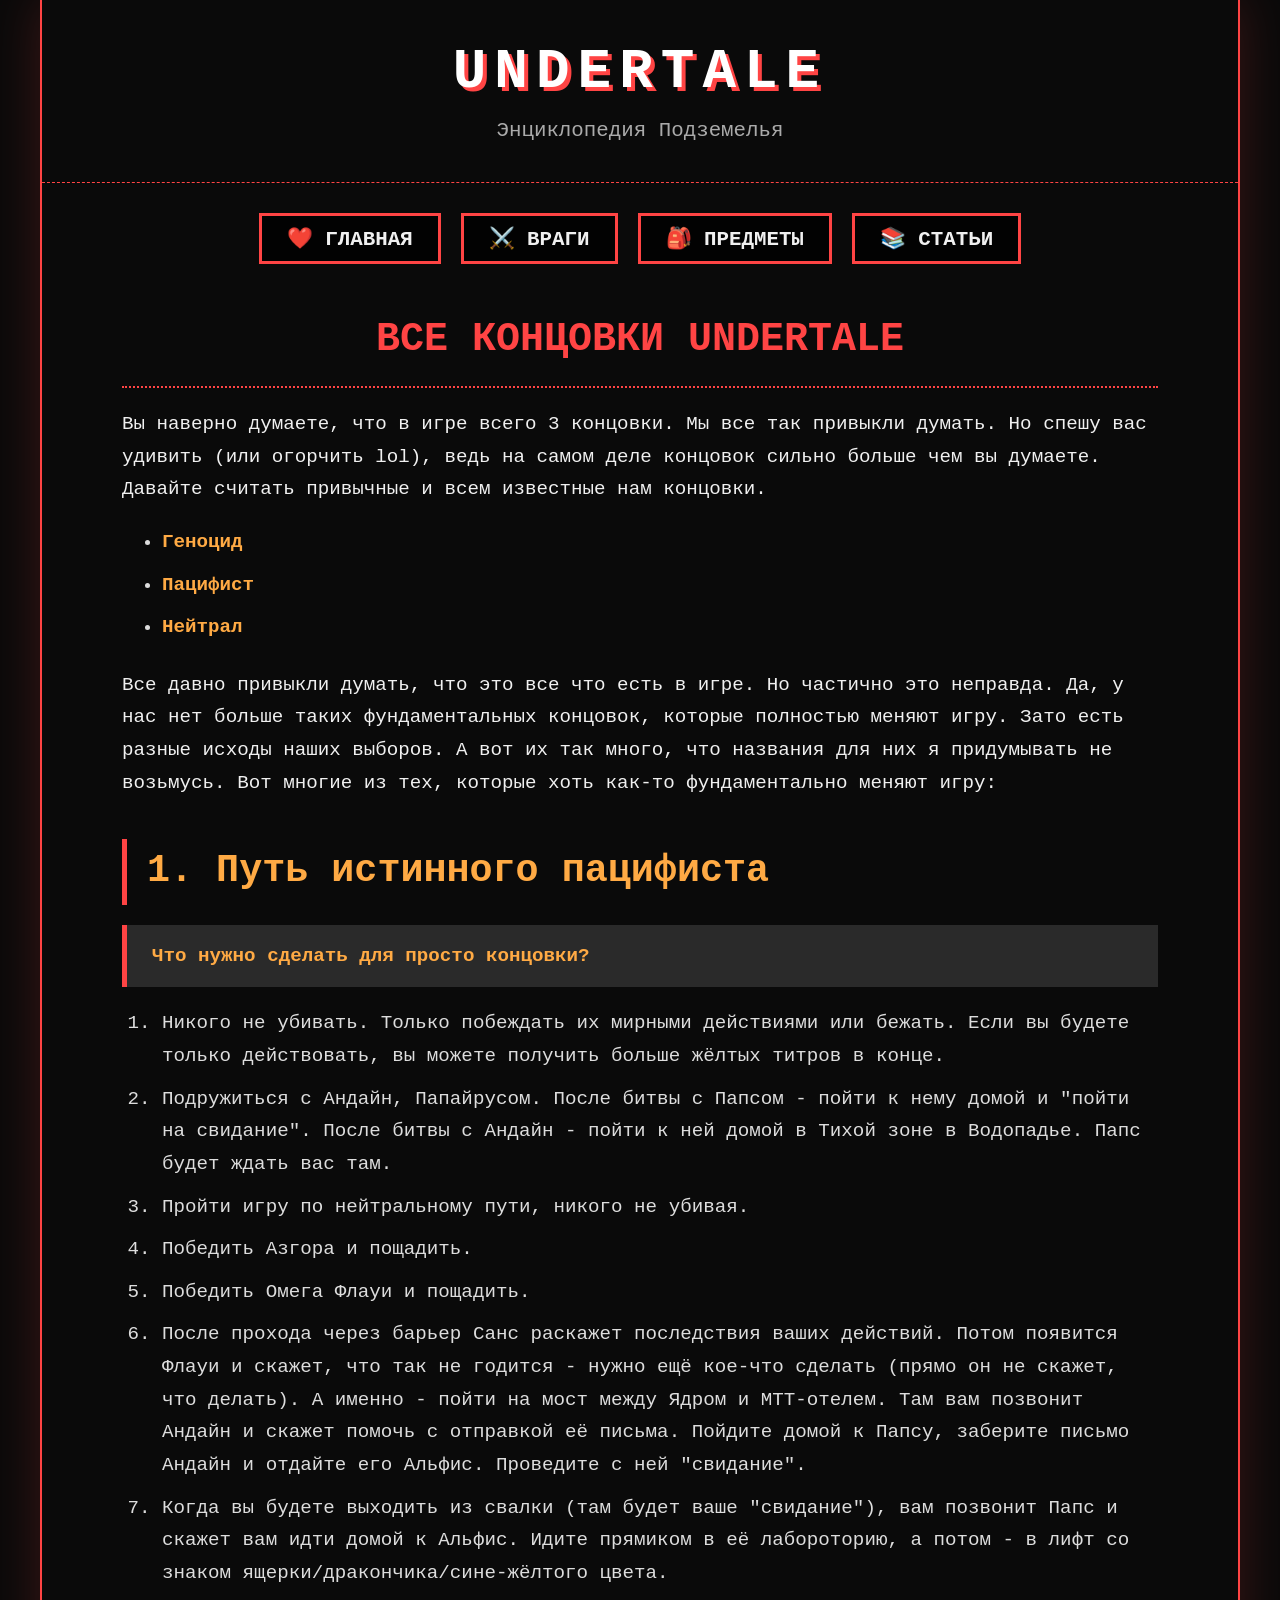
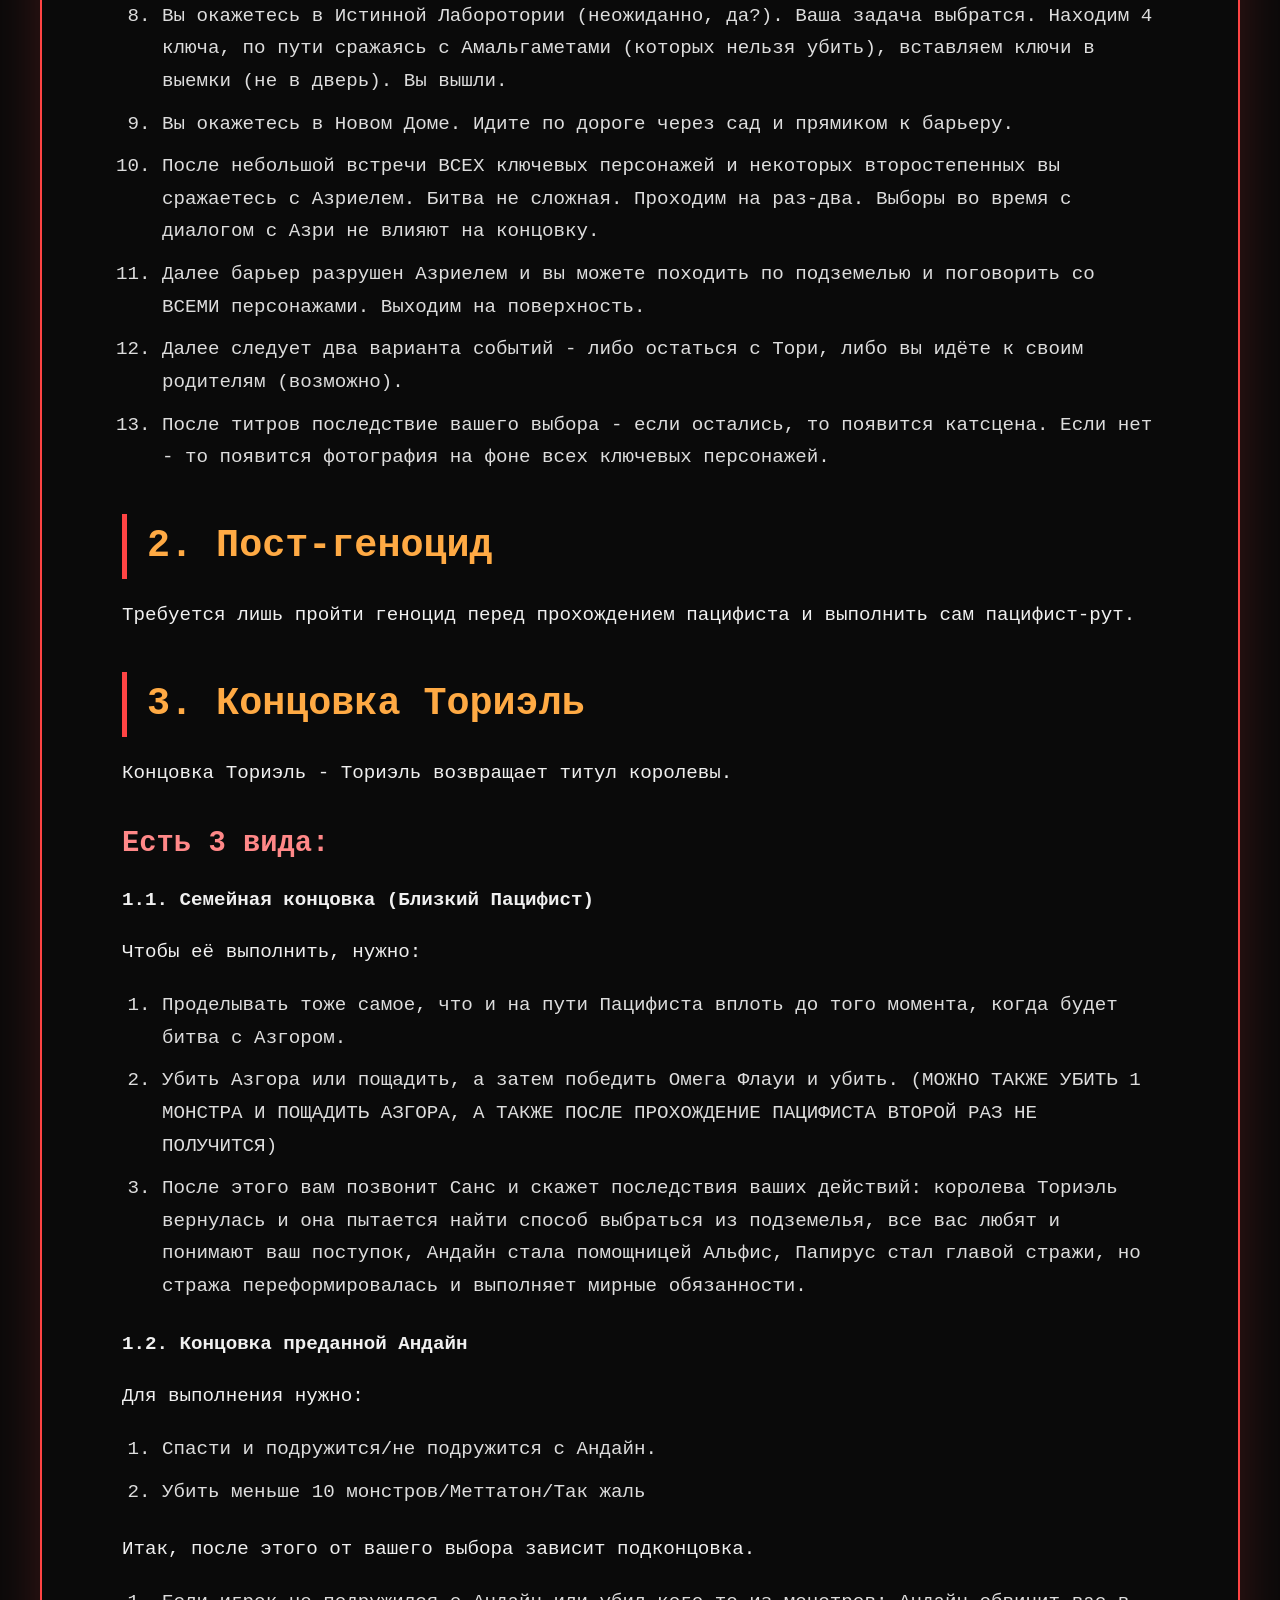
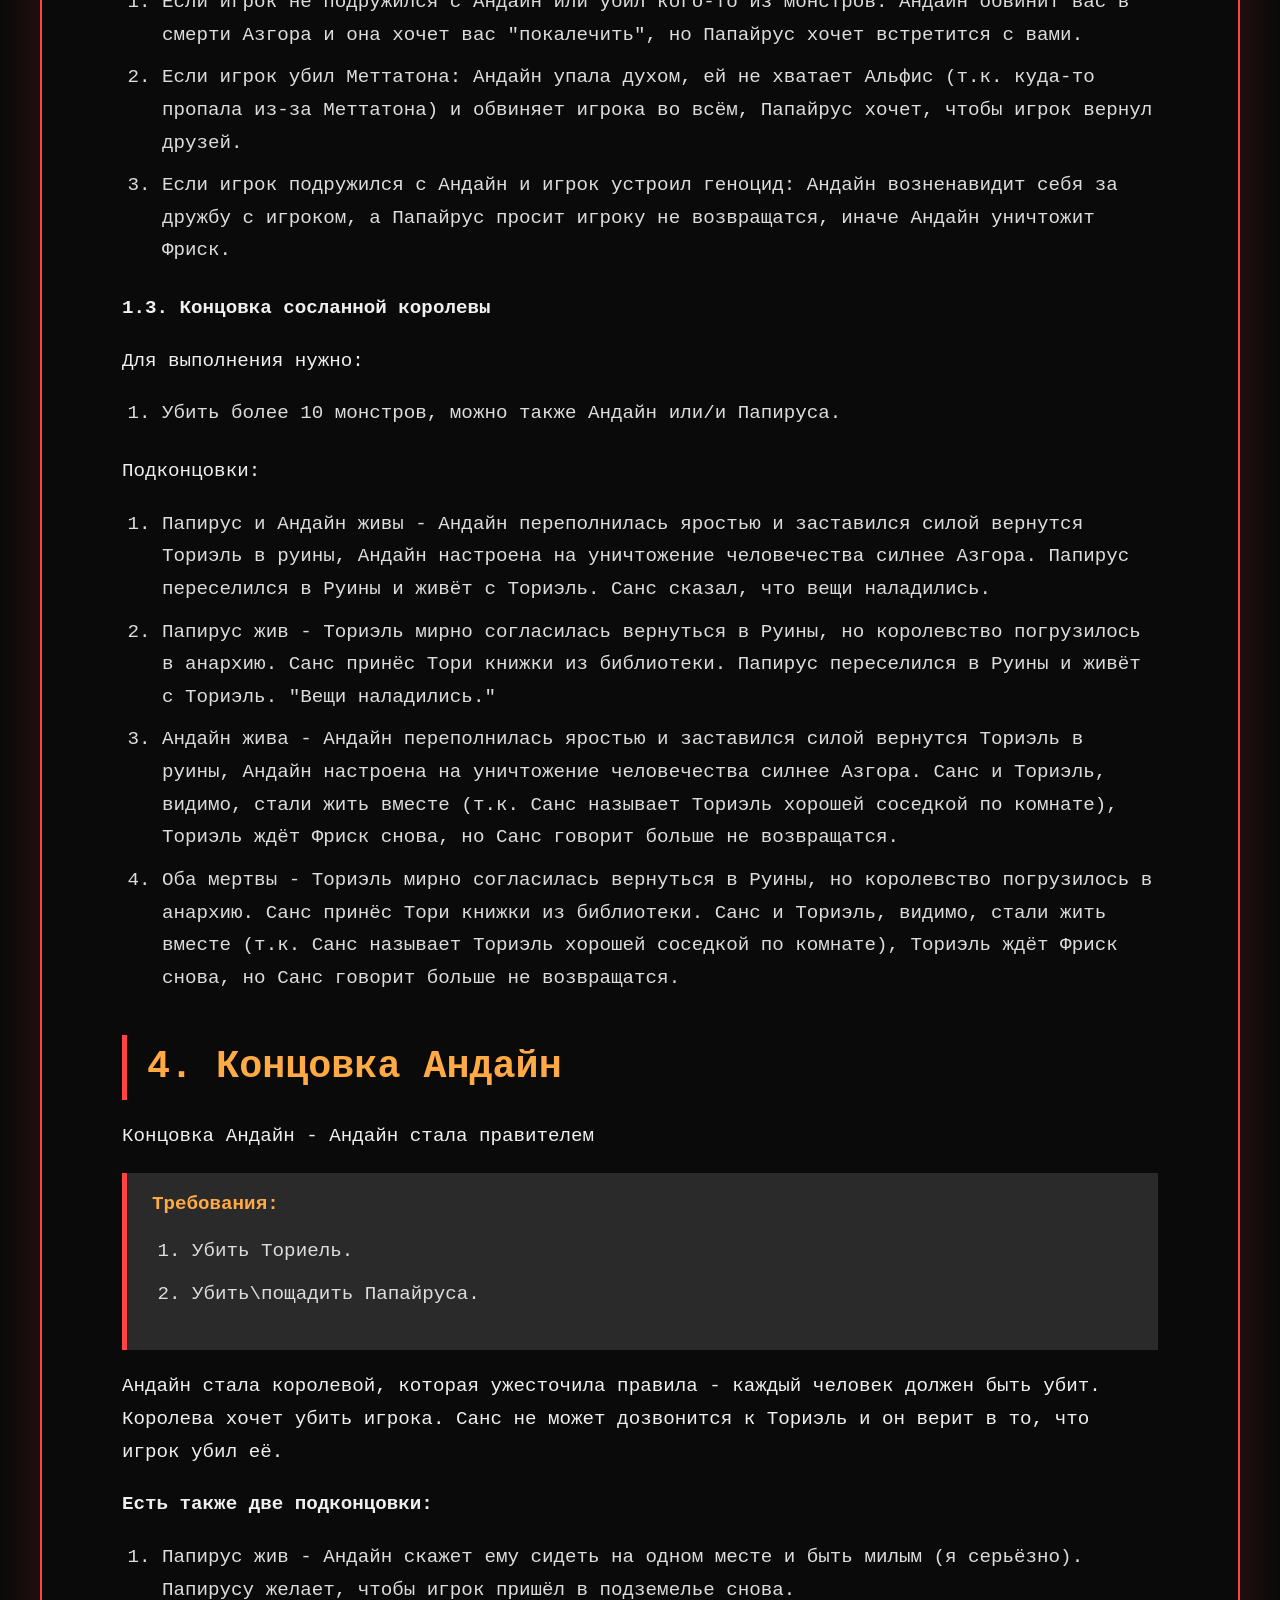
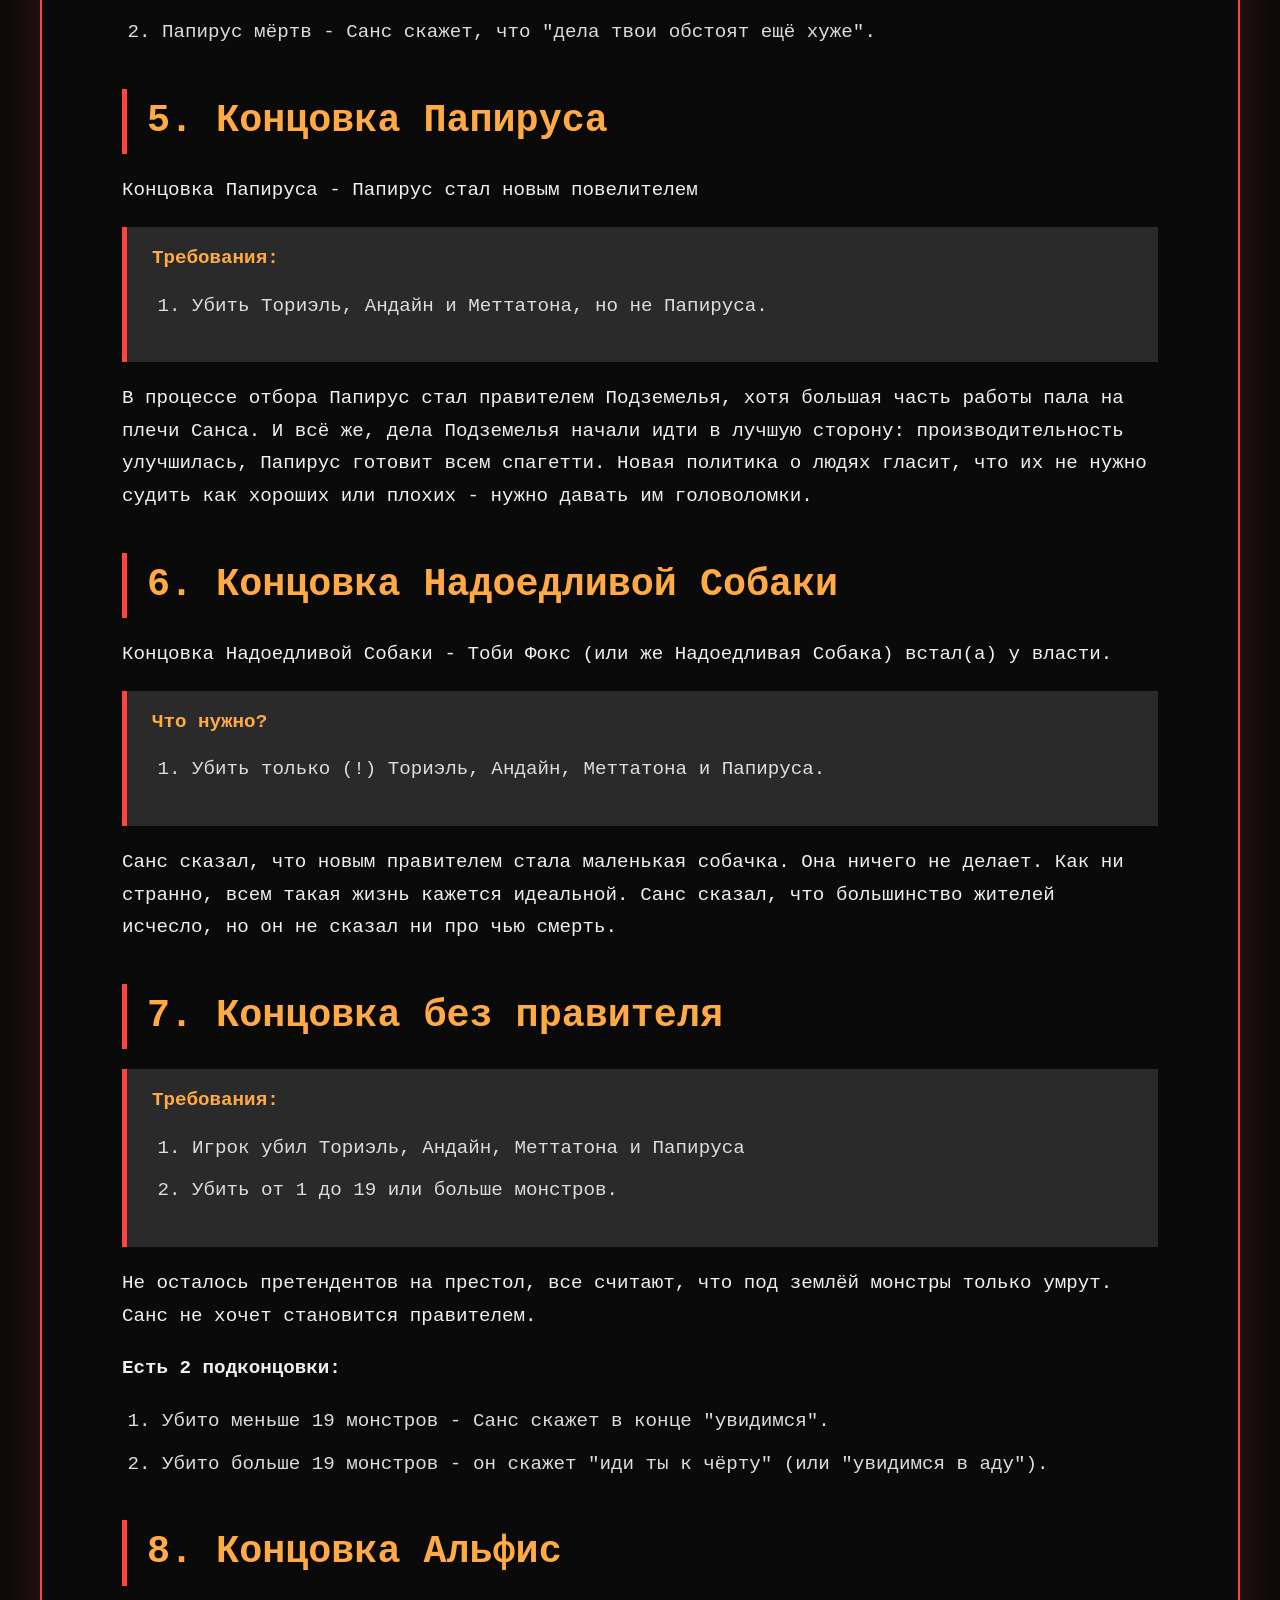
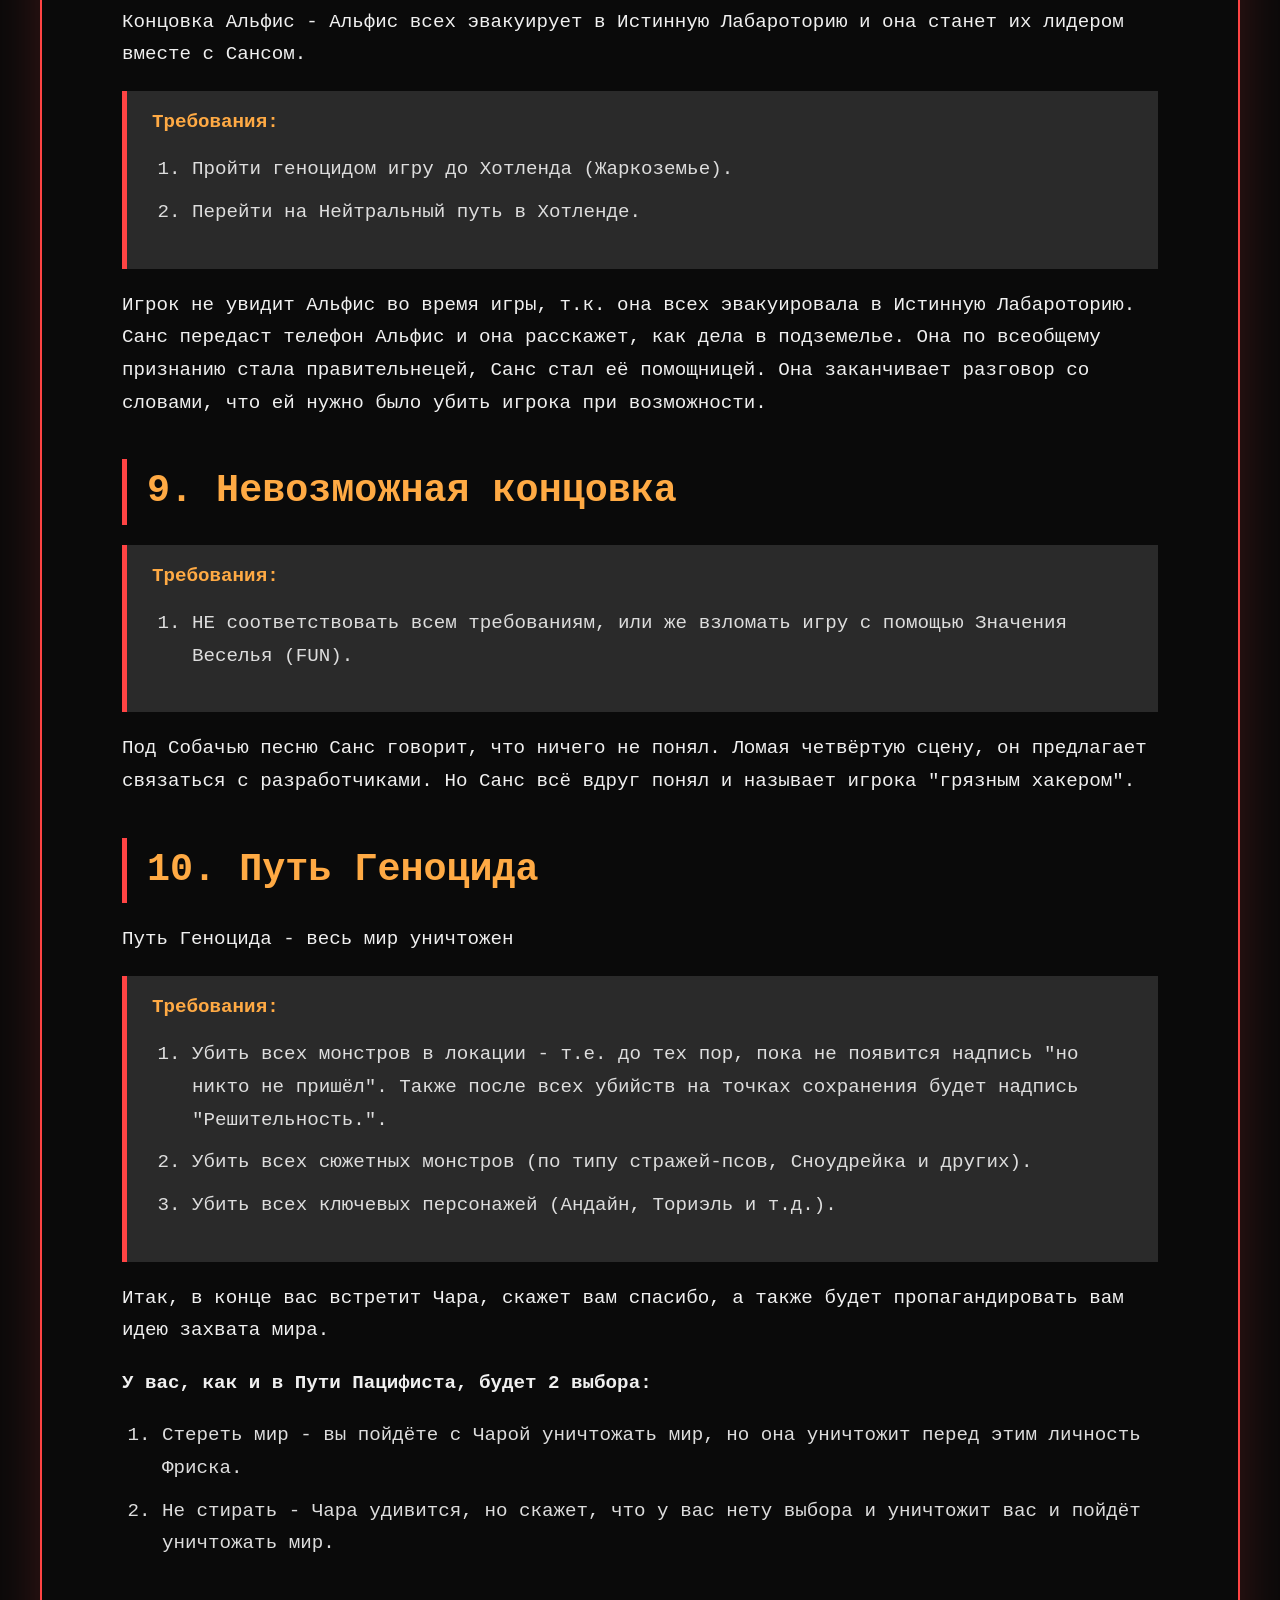
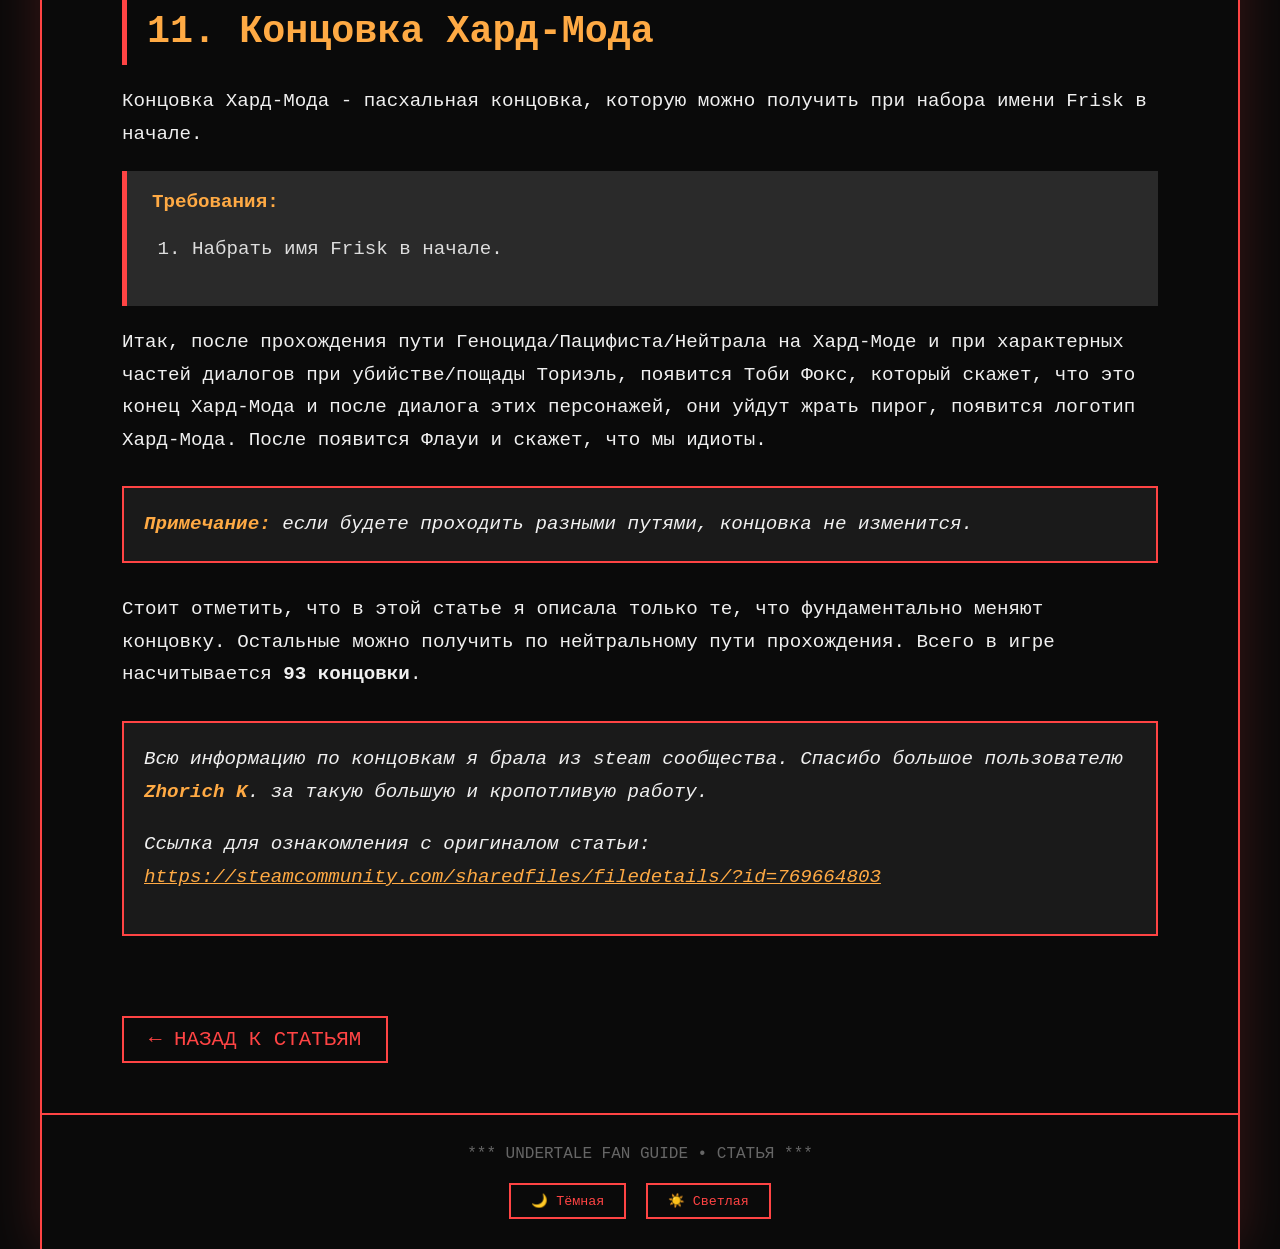
<file: статьи/Все концовки.html>
<!DOCTYPE html>
<html lang="ru">
<head>
    <meta charset="UTF-8">
    <meta name="viewport" content="width=device-width, initial-scale=1.0">
    <title>UnderTale: Гайды | Все концовки</title>

    <script>
        (function() {
            try {
                const savedTheme = localStorage.getItem('site-theme');
                if (savedTheme === 'light') {
                    // Добавляем класс к html
                    document.documentElement.classList.add('light-theme');
                    
                    // Как только body загрузится, добавим класс и ему
                    if (document.body) {
                        document.body.classList.add('light-theme');
                    } else {
                        // Ждем загрузки DOM
                        document.addEventListener('DOMContentLoaded', function() {
                            document.body.classList.add('light-theme');
                        });
                    }
                    
                    // Временные стили чтобы не мигало
                    const style = document.createElement('style');
                    style.textContent = `
                        .light-theme {
                            background-color: #fdf1ff;
                            color: #222222;
                        }
                        .light-theme .wide-container {
                            background-color: #ffffff;
                            border-left: 2px solid #864991;
                            border-right: 2px solid #864991;
                        }
                    `;
                    document.head.appendChild(style);
                }
            } catch (e) {}
        })();
    </script>

    <link rel="stylesheet" href="../светлая-тема.css"> 
    <link rel="stylesheet" href="../статьи в статьях-css.css"> 
    <link rel="stylesheet" href="../adaptive.css">

</head>
<body>
    <div class="wide-container">
        <!-- ШАПКА -->
        <div class="header">
            <h1>UNDERTALE</h1>
            <p>Энциклопедия Подземелья</p>
        </div>

        <!-- НАВИГАЦИЯ -->
        <div class="nav-menu">
            <a href="../index.html" class="nav-btn">❤️ ГЛАВНАЯ</a>
            <a href="../enemies.html" class="nav-btn">⚔️ ВРАГИ</a>
            <a href="../items.html" class="nav-btn">🎒 ПРЕДМЕТЫ</a>
            <a href="../articles.html" class="nav-btn">📚 СТАТЬИ</a>
        </div>

        <!-- СОДЕРЖИМОЕ СТАТЬИ -->
        <div class="article-content">
            <h1 class="article-title">ВСЕ КОНЦОВКИ UNDERTALE</h1>
            
            <div class="article-text">
                <p>Вы наверно думаете, что в игре всего 3 концовки. Мы все так привыкли думать. Но спешу вас удивить (или огорчить lol), ведь на самом деле концовок сильно больше чем вы думаете. Давайте считать привычные и всем известные нам концовки.</p>

                <ul>
                    <li><strong>Геноцид</strong></li>
                    <li><strong>Пацифист</strong></li>
                    <li><strong>Нейтрал</strong></li>
                </ul>

                <p>Все давно привыкли думать, что это все что есть в игре. Но частично это неправда. Да, у нас нет больше таких фундаментальных концовок, которые полностью меняют игру. Зато есть разные исходы наших выборов. А вот их так много, что названия для них я придумывать не возьмусь. Вот многие из тех, которые хоть как-то фундаментально меняют игру:</p>

                <!-- 1. Путь истинного пацифиста -->
                <h2 class="article-subtitle">1. Путь истинного пацифиста</h2>
                
                <div class="requirements">
                    <strong>Что нужно сделать для просто концовки?</strong>
                </div>
                
                <ol>
                    <li>Никого не убивать. Только побеждать их мирными действиями или бежать. Если вы будете только действовать, вы можете получить больше жёлтых титров в конце.</li>
                    <li>Подружиться с Андайн, Папайрусом. После битвы с Папсом - пойти к нему домой и "пойти на свидание". После битвы с Андайн - пойти к ней домой в Тихой зоне в Водопадье. Папс будет ждать вас там.</li>
                    <li>Пройти игру по нейтральному пути, никого не убивая.</li>
                    <li>Победить Азгора и пощадить.</li>
                    <li>Победить Омега Флауи и пощадить.</li>
                    <li>После прохода через барьер Санс раскажет последствия ваших действий. Потом появится Флауи и скажет, что так не годится - нужно ещё кое-что сделать (прямо он не скажет, что делать). А именно - пойти на мост между Ядром и МТТ-отелем. Там вам позвонит Андайн и скажет помочь с отправкой её письма. Пойдите домой к Папсу, заберите письмо Андайн и отдайте его Альфис. Проведите с ней "свидание".</li>
                    <li>Когда вы будете выходить из свалки (там будет ваше "свидание"), вам позвонит Папс и скажет вам идти домой к Альфис. Идите прямиком в её лабороторию, а потом - в лифт со знаком ящерки/дракончика/сине-жёлтого цвета.</li>
                    <li>Вы окажетесь в Истинной Лаборотории (неожиданно, да?). Ваша задача выбратся. Находим 4 ключа, по пути сражаясь с Амальгаметами (которых нельзя убить), вставляем ключи в выемки (не в дверь). Вы вышли.</li>
                    <li>Вы окажетесь в Новом Доме. Идите по дороге через сад и прямиком к барьеру.</li>
                    <li>После небольшой встречи ВСЕХ ключевых персонажей и некоторых второстепенных вы сражаетесь с Азриелем. Битва не сложная. Проходим на раз-два. Выборы во время с диалогом с Азри не влияют на концовку.</li>
                    <li>Далее барьер разрушен Азриелем и вы можете походить по подземелью и поговорить со ВСЕМИ персонажами. Выходим на поверхность.</li>
                    <li>Далее следует два варианта событий - либо остаться с Тори, либо вы идёте к своим родителям (возможно).</li>
                    <li>После титров последствие вашего выбора - если остались, то появится катсцена. Если нет - то появится фотография на фоне всех ключевых персонажей.</li>
                </ol>

                <!-- 2. Пост-геноцид -->
                <h2 class="article-subtitle">2. Пост-геноцид</h2>
                <p>Требуется лишь пройти геноцид перед прохождением пацифиста и выполнить сам пацифист-рут.</p>

                <!-- 3. Концовка Ториэль -->
                <h2 class="article-subtitle">3. Концовка Ториэль</h2>
                <p>Концовка Ториэль - Ториэль возвращает титул королевы.</p>
                
                <h3 class="article-subtitle-small">Есть 3 вида:</h3>
                
                <p><strong>1.1. Семейная концовка (Близкий Пацифист)</strong></p>
                <p>Чтобы её выполнить, нужно:</p>
                <ol>
                    <li>Проделывать тоже самое, что и на пути Пацифиста вплоть до того момента, когда будет битва с Азгором.</li>
                    <li>Убить Азгора или пощадить, а затем победить Омега Флауи и убить. (МОЖНО ТАКЖЕ УБИТЬ 1 МОНСТРА И ПОЩАДИТЬ АЗГОРА, А ТАКЖЕ ПОСЛЕ ПРОХОЖДЕНИЕ ПАЦИФИСТА ВТОРОЙ РАЗ НЕ ПОЛУЧИТСЯ)</li>
                    <li>После этого вам позвонит Санс и скажет последствия ваших действий: королева Ториэль вернулась и она пытается найти способ выбраться из подземелья, все вас любят и понимают ваш поступок, Андайн стала помощницей Альфис, Папирус стал главой стражи, но стража переформировалась и выполняет мирные обязанности.</li>
                </ol>

                <p><strong>1.2. Концовка преданной Андайн</strong></p>
                <p>Для выполнения нужно:</p>
                <ol>
                    <li>Спасти и подружится/не подружится с Андайн.</li>
                    <li>Убить меньше 10 монстров/Меттатон/Так жаль</li>
                </ol>
                <p>Итак, после этого от вашего выбора зависит подконцовка.</p>
                <ol>
                    <li>Если игрок не подружился с Андайн или убил кого-то из монстров: Андайн обвинит вас в смерти Азгора и она хочет вас "покалечить", но Папайрус хочет встретится с вами.</li>
                    <li>Если игрок убил Меттатона: Андайн упала духом, ей не хватает Альфис (т.к. куда-то пропала из-за Меттатона) и обвиняет игрока во всём, Папайрус хочет, чтобы игрок вернул друзей.</li>
                    <li>Если игрок подружился с Андайн и игрок устроил геноцид: Андайн возненавидит себя за дружбу с игроком, а Папайрус просит игроку не возвращатся, иначе Андайн уничтожит Фриск.</li>
                </ol>

                <p><strong>1.3. Концовка сосланной королевы</strong></p>
                <p>Для выполнения нужно:</p>
                <ol>
                    <li>Убить более 10 монстров, можно также Андайн или/и Папируса.</li>
                </ol>
                <p>Подконцовки:</p>
                <ol>
                    <li>Папирус и Андайн живы - Андайн переполнилась яростью и заставился силой вернутся Ториэль в руины, Андайн настроена на уничтожение человечества силнее Азгора. Папирус переселился в Руины и живёт с Ториэль. Санс сказал, что вещи наладились.</li>
                    <li>Папирус жив - Ториэль мирно согласилась вернуться в Руины, но королевство погрузилось в анархию. Санс принёс Тори книжки из библиотеки. Папирус переселился в Руины и живёт с Ториэль. "Вещи наладились."</li>
                    <li>Андайн жива - Андайн переполнилась яростью и заставился силой вернутся Ториэль в руины, Андайн настроена на уничтожение человечества силнее Азгора. Санс и Ториэль, видимо, стали жить вместе (т.к. Санс называет Ториэль хорошей соседкой по комнате), Ториэль ждёт Фриск снова, но Санс говорит больше не возвращатся.</li>
                    <li>Оба мертвы - Ториэль мирно согласилась вернуться в Руины, но королевство погрузилось в анархию. Санс принёс Тори книжки из библиотеки. Санс и Ториэль, видимо, стали жить вместе (т.к. Санс называет Ториэль хорошей соседкой по комнате), Ториэль ждёт Фриск снова, но Санс говорит больше не возвращатся.</li>
                </ol>

                <!-- 4. Концовка Андайн -->
                <h2 class="article-subtitle">4. Концовка Андайн</h2>
                <p>Концовка Андайн - Андайн стала правителем</p>
                
                <div class="requirements">
                    <strong>Требования:</strong>
                    <ol>
                        <li>Убить Ториель.</li>
                        <li>Убить\пощадить Папайруса.</li>
                    </ol>
                </div>
                
                <p>Андайн стала королевой, которая ужесточила правила - каждый человек должен быть убит. Королева хочет убить игрока. Санс не может дозвонится к Ториэль и он верит в то, что игрок убил её.</p>
                
                <p><strong>Есть также две подконцовки:</strong></p>
                <ol>
                    <li>Папирус жив - Андайн скажет ему сидеть на одном месте и быть милым (я серьёзно). Папирусу желает, чтобы игрок пришёл в подземелье снова.</li>
                    <li>Папирус мёртв - Санс скажет, что "дела твои обстоят ещё хуже".</li>
                </ol>

                <!-- 5. Концовка Папируса -->
                <h2 class="article-subtitle">5. Концовка Папируса</h2>
                <p>Концовка Папируса - Папирус стал новым повелителем</p>
                
                <div class="requirements">
                    <strong>Требования:</strong>
                    <ol>
                        <li>Убить Ториэль, Андайн и Меттатона, но не Папируса.</li>
                    </ol>
                </div>
                
                <p>В процессе отбора Папирус стал правителем Подземелья, хотя большая часть работы пала на плечи Санса. И всё же, дела Подземелья начали идти в лучшую сторону: производительность улучшилась, Папирус готовит всем спагетти. Новая политика о людях гласит, что их не нужно судить как хороших или плохих - нужно давать им головоломки.</p>

                <!-- 6. Концовка Надоедливой Собаки -->
                <h2 class="article-subtitle">6. Концовка Надоедливой Собаки</h2>
                <p>Концовка Надоедливой Собаки - Тоби Фокс (или же Надоедливая Собака) встал(а) у власти.</p>
                
                <div class="requirements">
                    <strong>Что нужно?</strong>
                    <ol>
                        <li>Убить только (!) Ториэль, Андайн, Меттатона и Папируса.</li>
                    </ol>
                </div>
                
                <p>Санс сказал, что новым правителем стала маленькая собачка. Она ничего не делает. Как ни странно, всем такая жизнь кажется идеальной. Санс сказал, что большинство жителей исчесло, но он не сказал ни про чью смерть.</p>

                <!-- 7. Концовка без правителя -->
                <h2 class="article-subtitle">7. Концовка без правителя</h2>
                
                <div class="requirements">
                    <strong>Требования:</strong>
                    <ol>
                        <li>Игрок убил Ториэль, Андайн, Меттатона и Папируса</li>
                        <li>Убить от 1 до 19 или больше монстров.</li>
                    </ol>
                </div>
                
                <p>Не осталось претендентов на престол, все считают, что под землёй монстры только умрут. Санс не хочет становится правителем.</p>
                
                <p><strong>Есть 2 подконцовки:</strong></p>
                <ol>
                    <li>Убито меньше 19 монстров - Санс скажет в конце "увидимся".</li>
                    <li>Убито больше 19 монстров - он скажет "иди ты к чёрту" (или "увидимся в аду").</li>
                </ol>

                <!-- 8. Концовка Альфис -->
                <h2 class="article-subtitle">8. Концовка Альфис</h2>
                <p>Концовка Альфис - Альфис всех эвакуирует в Истинную Лабароторию и она станет их лидером вместе с Сансом.</p>
                
                <div class="requirements">
                    <strong>Требования:</strong>
                    <ol>
                        <li>Пройти геноцидом игру до Хотленда (Жаркоземье).</li>
                        <li>Перейти на Нейтральный путь в Хотленде.</li>
                    </ol>
                </div>
                
                <p>Игрок не увидит Альфис во время игры, т.к. она всех эвакуировала в Истинную Лабароторию. Санс передаст телефон Альфис и она расскажет, как дела в подземелье. Она по всеобщему признанию стала правительнецей, Санс стал её помощницей. Она заканчивает разговор со словами, что ей нужно было убить игрока при возможности.</p>

                <!-- 9. Невозможная концовка -->
                <h2 class="article-subtitle">9. Невозможная концовка</h2>
                
                <div class="requirements">
                    <strong>Требования:</strong>
                    <ol>
                        <li>НЕ соответствовать всем требованиям, или же взломать игру с помощью Значения Веселья (FUN).</li>
                    </ol>
                </div>
                
                <p>Под Собачью песню Санс говорит, что ничего не понял. Ломая четвёртую сцену, он предлагает связаться с разработчиками. Но Санс всё вдруг понял и называет игрока "грязным хакером".</p>

                <!-- 10. Путь Геноцида -->
                <h2 class="article-subtitle">10. Путь Геноцида</h2>
                <p>Путь Геноцида - весь мир уничтожен</p>
                
                <div class="requirements">
                    <strong>Требования:</strong>
                    <ol>
                        <li>Убить всех монстров в локации - т.е. до тех пор, пока не появится надпись "но никто не пришёл". Также после всех убийств на точках сохранения будет надпись "Решительность.".</li>
                        <li>Убить всех сюжетных монстров (по типу стражей-псов, Сноудрейка и других).</li>
                        <li>Убить всех ключевых персонажей (Андайн, Ториэль и т.д.).</li>
                    </ol>
                </div>
                
                <p>Итак, в конце вас встретит Чара, скажет вам спасибо, а также будет пропагандировать вам идею захвата мира.</p>
                
                <p><strong>У вас, как и в Пути Пацифиста, будет 2 выбора:</strong></p>
                <ol>
                    <li>Стереть мир - вы пойдёте с Чарой уничтожать мир, но она уничтожит перед этим личность Фриска.</li>
                    <li>Не стирать - Чара удивится, но скажет, что у вас нету выбора и уничтожит вас и пойдёт уничтожать мир.</li>
                </ol>

                <!-- 11. Концовка Хард-Мода -->
                <h2 class="article-subtitle">11. Концовка Хард-Мода</h2>
                <p>Концовка Хард-Мода - пасхальная концовка, которую можно получить при набора имени Frisk в начале.</p>
                
                <div class="requirements">
                    <strong>Требования:</strong>
                    <ol>
                        <li>Набрать имя Frisk в начале.</li>
                    </ol>
                </div>
                
                <p>Итак, после прохождения пути Геноцида/Пацифиста/Нейтрала на Хард-Моде и при характерных частей диалогов при убийстве/пощады Ториэль, появится Тоби Фокс, который скажет, что это конец Хард-Мода и после диалога этих персонажей, они уйдут жрать пирог, появится логотип Хард-Мода. После появится Флауи и скажет, что мы идиоты.</p>
                
                <div class="note-box">
                    <strong>Примечание:</strong> если будете проходить разными путями, концовка не изменится.
                </div>

                <p>Стоит отметить, что в этой статье я описала только те, что фундаментально меняют концовку. Остальные можно получить по нейтральному пути прохождения. Всего в игре насчитывается <strong>93 концовки</strong>.</p>

                <div class="note-box">
                    <p>Всю информацию по концовкам я брала из steam сообщества. Спасибо большое пользователю <strong>Zhorich K</strong>. за такую большую и кропотливую работу.</p>
                    <p>Ссылка для ознакомления с оригиналом статьи:<br>
                    <a href="https://steamcommunity.com/sharedfiles/filedetails/?id=769664803" target="_blank" class="source-link">https://steamcommunity.com/sharedfiles/filedetails/?id=769664803</a></p>
                </div>
            </div>

            <!-- КНОПКА НАЗАД -->
            <a href="../articles.html" class="back-link">← НАЗАД К СТАТЬЯМ</a>
        </div>

        <!-- ФУТЕР -->
        <footer class="footer">
            <p>*** UNDERTALE FAN GUIDE • СТАТЬЯ ***</p>
            <div style="margin-top: 20px;">
                <button onclick="setTheme('dark')" style="background: none; border: 2px solid #ff4444; color: #ff4444; padding: 8px 20px; margin: 0 5px; cursor: pointer; font-family: 'Courier New', monospace;">🌙 Тёмная</button>
                <button onclick="setTheme('light')" style="background: none; border: 2px solid #ff4444; color: #ff4444; padding: 8px 20px; margin: 0 5px; cursor: pointer; font-family: 'Courier New', monospace;">☀️ Светлая</button>
            </div>
        </footer>

    <script>
        // Переключение тем
        function setTheme(theme) {
            if (theme === 'light') {
                document.body.classList.add('light-theme');
                localStorage.setItem('site-theme', 'light');
            } else {
                document.body.classList.remove('light-theme');
                localStorage.setItem('site-theme', 'dark');
            }
        }
        
        // При загрузке проверяем сохраненную тему
        window.addEventListener('load', function() {
            const savedTheme = localStorage.getItem('site-theme');
            if (savedTheme === 'light') {
                document.body.classList.add('light-theme');
            }
        });
    </script>

</body>

</html>
</file>
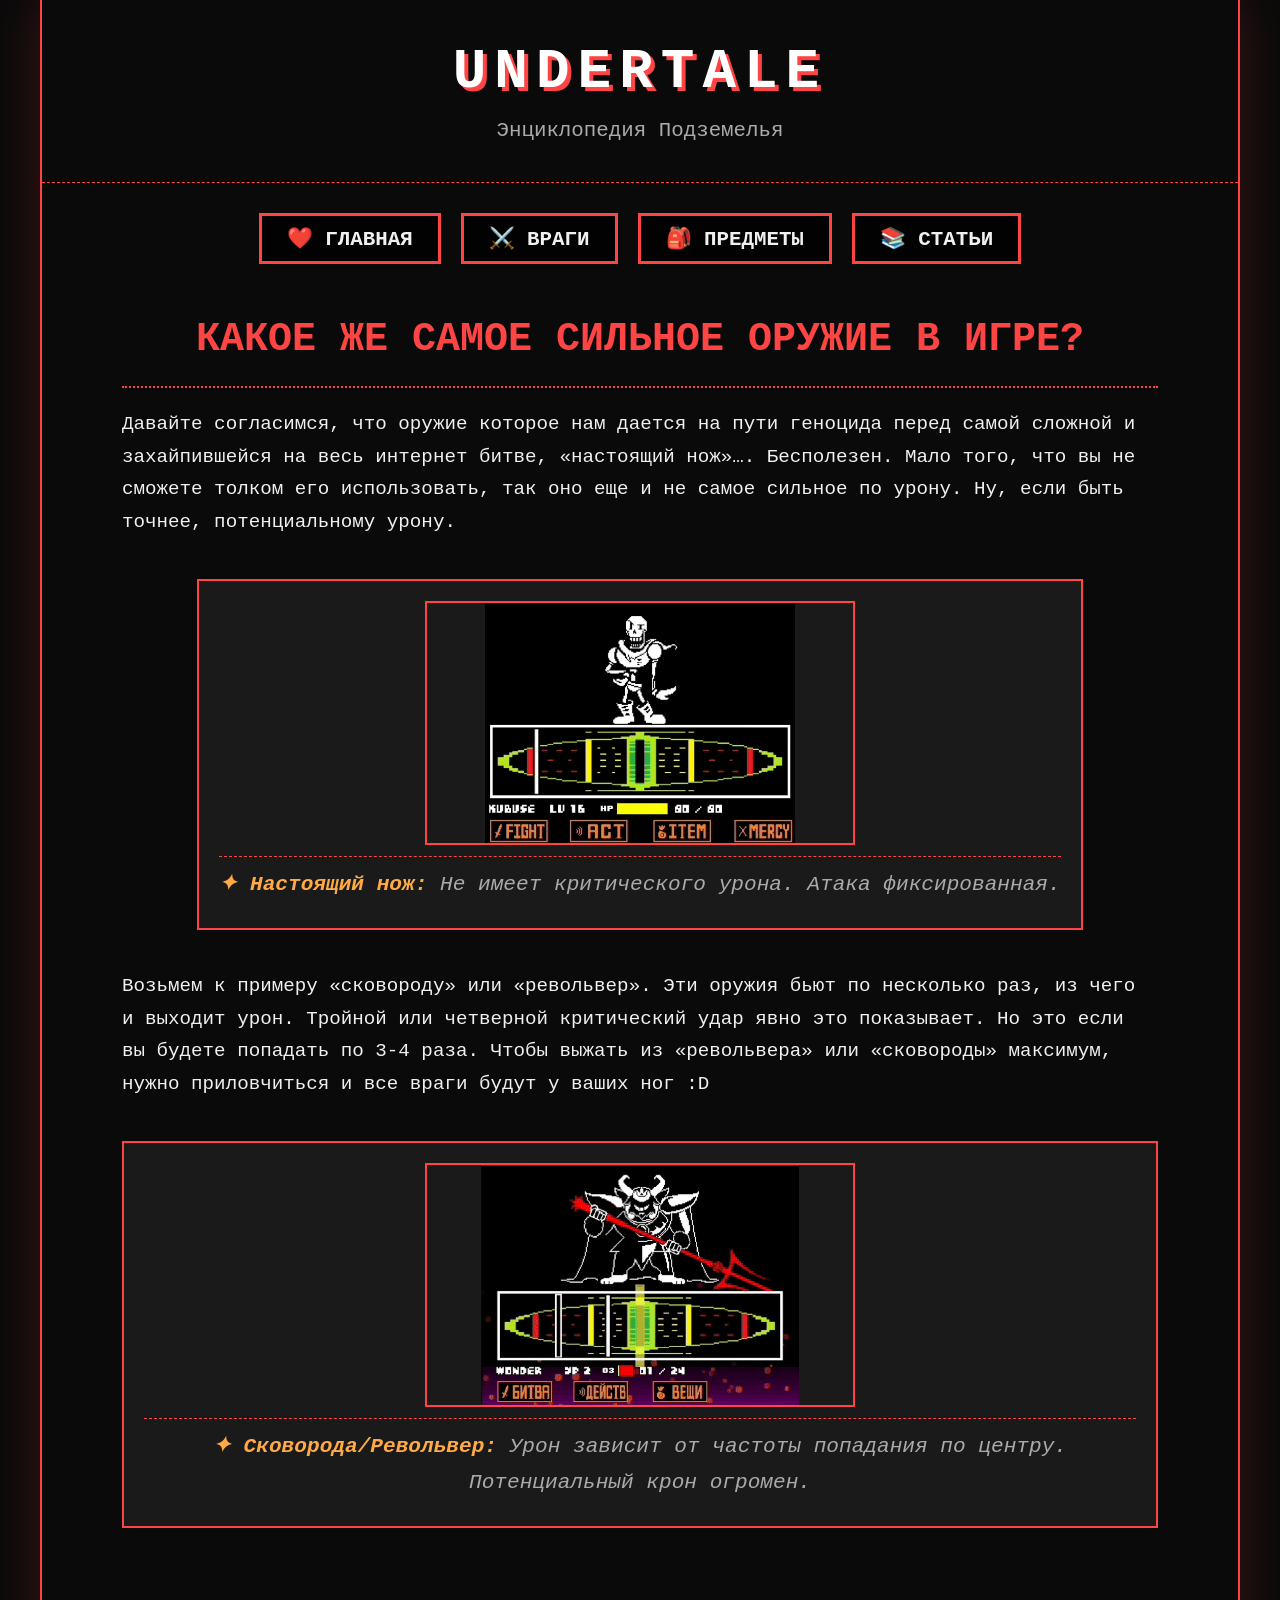
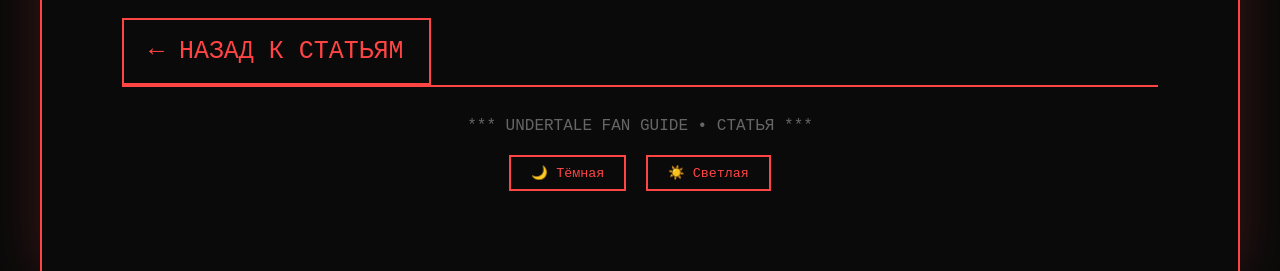
<file: статьи/настоящий нож статья.html>
<!DOCTYPE html>
<html lang="ru">
<head>
    <meta charset="UTF-8">
    <meta name="viewport" content="width=device-width, initial-scale=1.0">
    <title>UnderTale: Гайды | Настоящий нож</title>

    <script>
        (function() {
            try {
                const savedTheme = localStorage.getItem('site-theme');
                if (savedTheme === 'light') {
                    // Добавляем класс к html
                    document.documentElement.classList.add('light-theme');
                    
                    // Как только body загрузится, добавим класс и ему
                    if (document.body) {
                        document.body.classList.add('light-theme');
                    } else {
                        // Ждем загрузки DOM
                        document.addEventListener('DOMContentLoaded', function() {
                            document.body.classList.add('light-theme');
                        });
                    }
                    
                    // Временные стили чтобы не мигало
                    const style = document.createElement('style');
                    style.textContent = `
                        .light-theme {
                            background-color: #fdf1ff;
                            color: #222222;
                        }
                        .light-theme .wide-container {
                            background-color: #ffffff;
                            border-left: 2px solid #864991;
                            border-right: 2px solid #864991;
                        }
                    `;
                    document.head.appendChild(style);
                }
            } catch (e) {}
        })();
    </script>

    <link rel="stylesheet" href="../светлая-тема.css"> 
    <link rel="stylesheet" href="../статьи в статьях-css.css">
    <link rel="stylesheet" href="../adaptive.css">

</head>
<body>
    <div class="wide-container">
        <!-- ШАПКА -->
        <div class="header">
            <h1>UNDERTALE</h1>
            <p>Энциклопедия Подземелья</p>
        </div>
        <!-- НАВИГАЦИЯ -->
        <div class="nav-menu">
            <a href="../index.html" class="nav-btn">❤️ ГЛАВНАЯ</a>
            <a href="../enemies.html" class="nav-btn">⚔️ ВРАГИ</a>
            <a href="../items.html" class="nav-btn">🎒 ПРЕДМЕТЫ</a>
            <a href="../articles.html" class="nav-btn">📚 СТАТЬИ</a>
        </div>

        <!-- СОДЕРЖИМОЕ СТАТЬИ -->
        <div class="article-content">
            <h1 class="article-title">КАКОЕ ЖЕ САМОЕ СИЛЬНОЕ ОРУЖИЕ В ИГРЕ?</h1>
            
            <div class="article-text">
                <p>Давайте согласимся, что оружие которое нам дается на пути геноцида перед самой сложной и захайпившейся на весь интернет битве, «настоящий нож»…. Бесполезен. Мало того, что вы не сможете толком его использовать, так оно еще и не самое сильное по урону. Ну, если быть точнее, потенциальному урону.</p>

                <!-- ПЕРВАЯ ГИФКА -->
                <div class="gif-container">
                    <img src="image-for-ar\nosh.gif" alt="Настоящий нож в бою" style="max-width: 100%; border: 2px solid #ff4444;">
                    <div class="gif-caption">
                        <span>✦ Настоящий нож:</span> Не имеет критического урона. Атака фиксированная.
                    </div>
                </div>

                <p>Возьмем к примеру «сковороду» или «револьвер». Эти оружия бьют по несколько раз, из чего и выходит урон. Тройной или четверной критический удар явно это показывает. Но это если вы будете попадать по 3-4 раза. Чтобы выжать из «револьвера» или «сковороды» максимум, нужно приловчиться и все враги будут у ваших ног :D</p>

                <!-- ВТОРАЯ ГИФКА -->
                <div class="gif-container">
                    <img src="image-for-ar\revolver.gif" alt="Сковорода и револьвер" style="max-width: 100%; border: 2px solid #ff4444;">
                    <div class="gif-caption">
                        <span>✦ Сковорода/Револьвер:</span> Урон зависит от частоты попадания по центру. Потенциальный крон огромен.
                    </div>
                </div>

            <!-- КНОПКА НАЗАД (ИСПРАВЛЕННЫЙ ПУТЬ) -->
            <a href="../articles.html" class="back-link">← НАЗАД К СТАТЬЯМ</a>
        </div>


        <!-- ФУТЕР -->
        <footer class="footer">
            <p>*** UNDERTALE FAN GUIDE • СТАТЬЯ ***</p>

            <div style="margin-top: 20px;">
                <button onclick="setTheme('dark')" style="background: none; border: 2px solid #ff4444; color: #ff4444; padding: 8px 20px; margin: 0 5px; cursor: pointer; font-family: 'Courier New', monospace;">🌙 Тёмная</button>
                <button onclick="setTheme('light')" style="background: none; border: 2px solid #ff4444; color: #ff4444; padding: 8px 20px; margin: 0 5px; cursor: pointer; font-family: 'Courier New', monospace;">☀️ Светлая</button>
            </div>
        </footer>



    <script>
        // Переключение тем
        function setTheme(theme) {
            if (theme === 'light') {
                document.body.classList.add('light-theme');
                localStorage.setItem('site-theme', 'light');
            } else {
                document.body.classList.remove('light-theme');
                localStorage.setItem('site-theme', 'dark');
            }
        }
        
        // При загрузке проверяем сохраненную тему
        window.addEventListener('load', function() {
            const savedTheme = localStorage.getItem('site-theme');
            if (savedTheme === 'light') {
                document.body.classList.add('light-theme');
            }
        });
    </script>

</body>

</html>
</file>
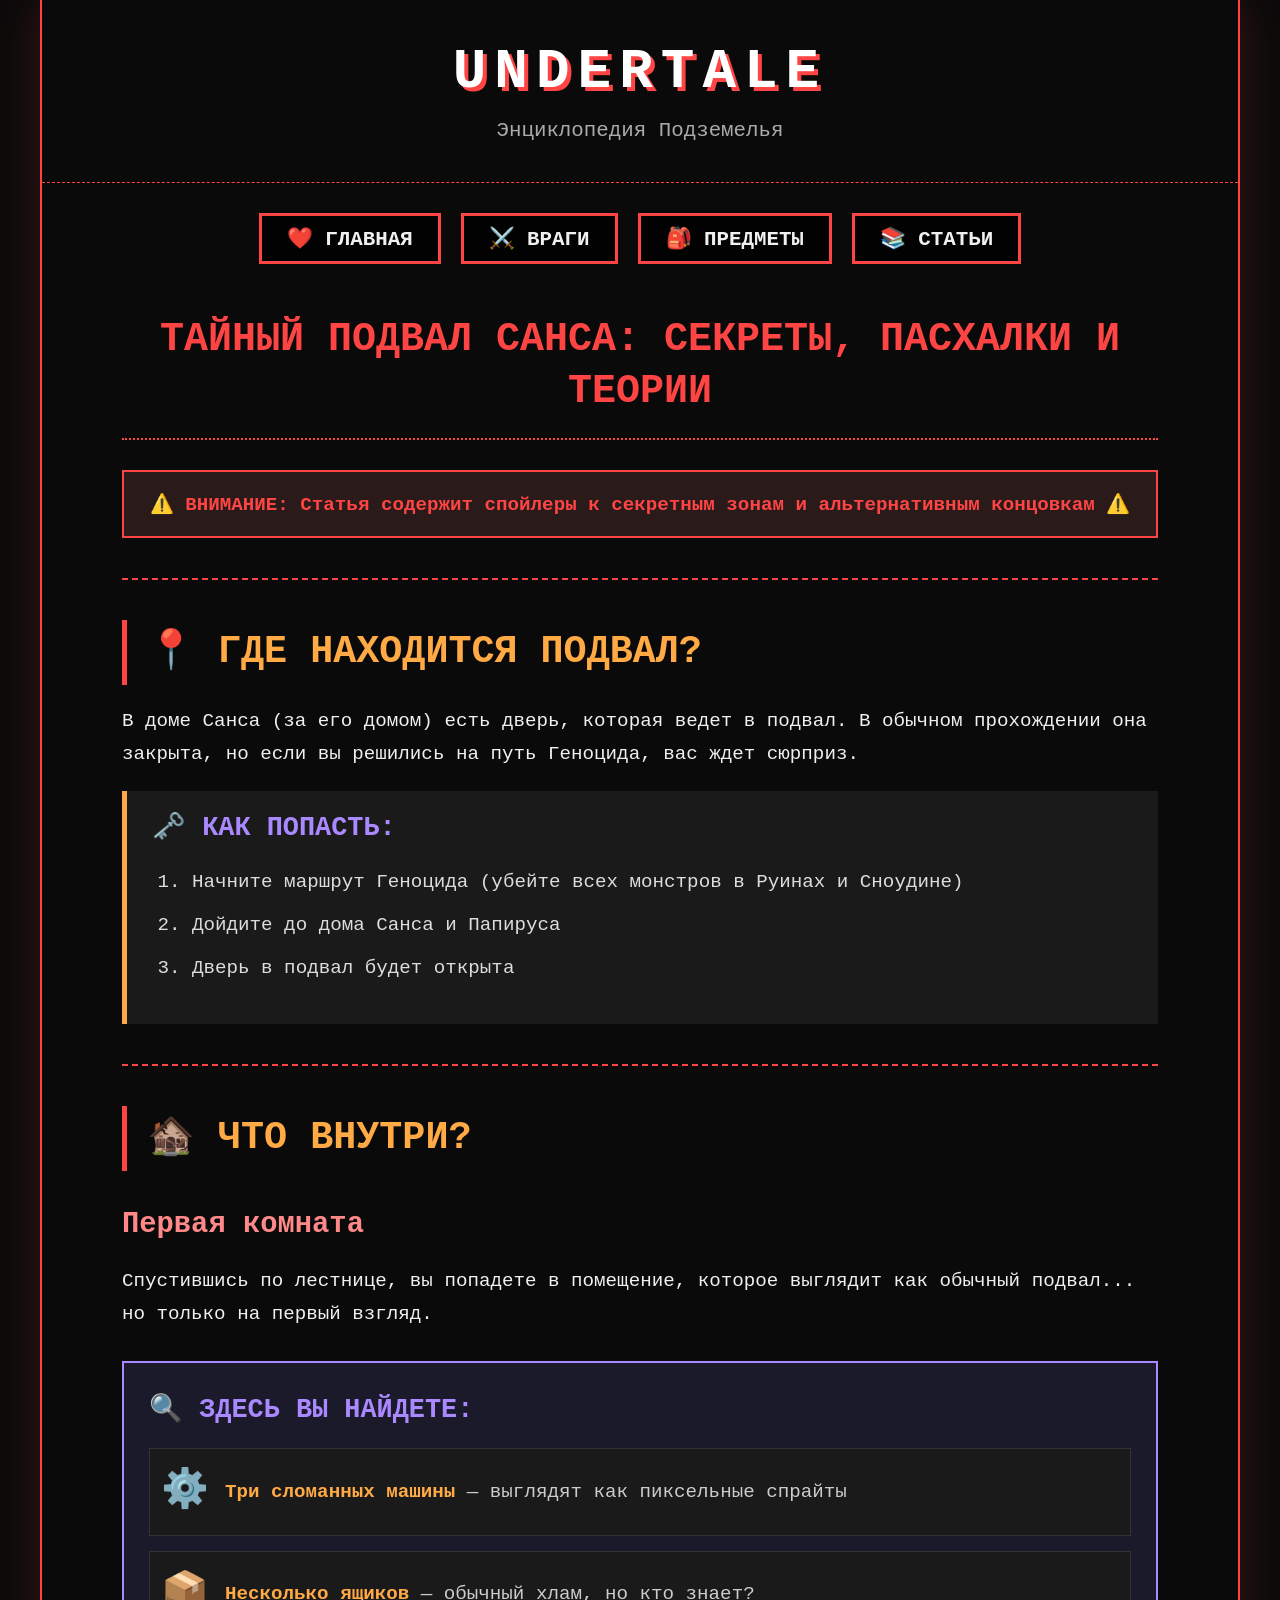
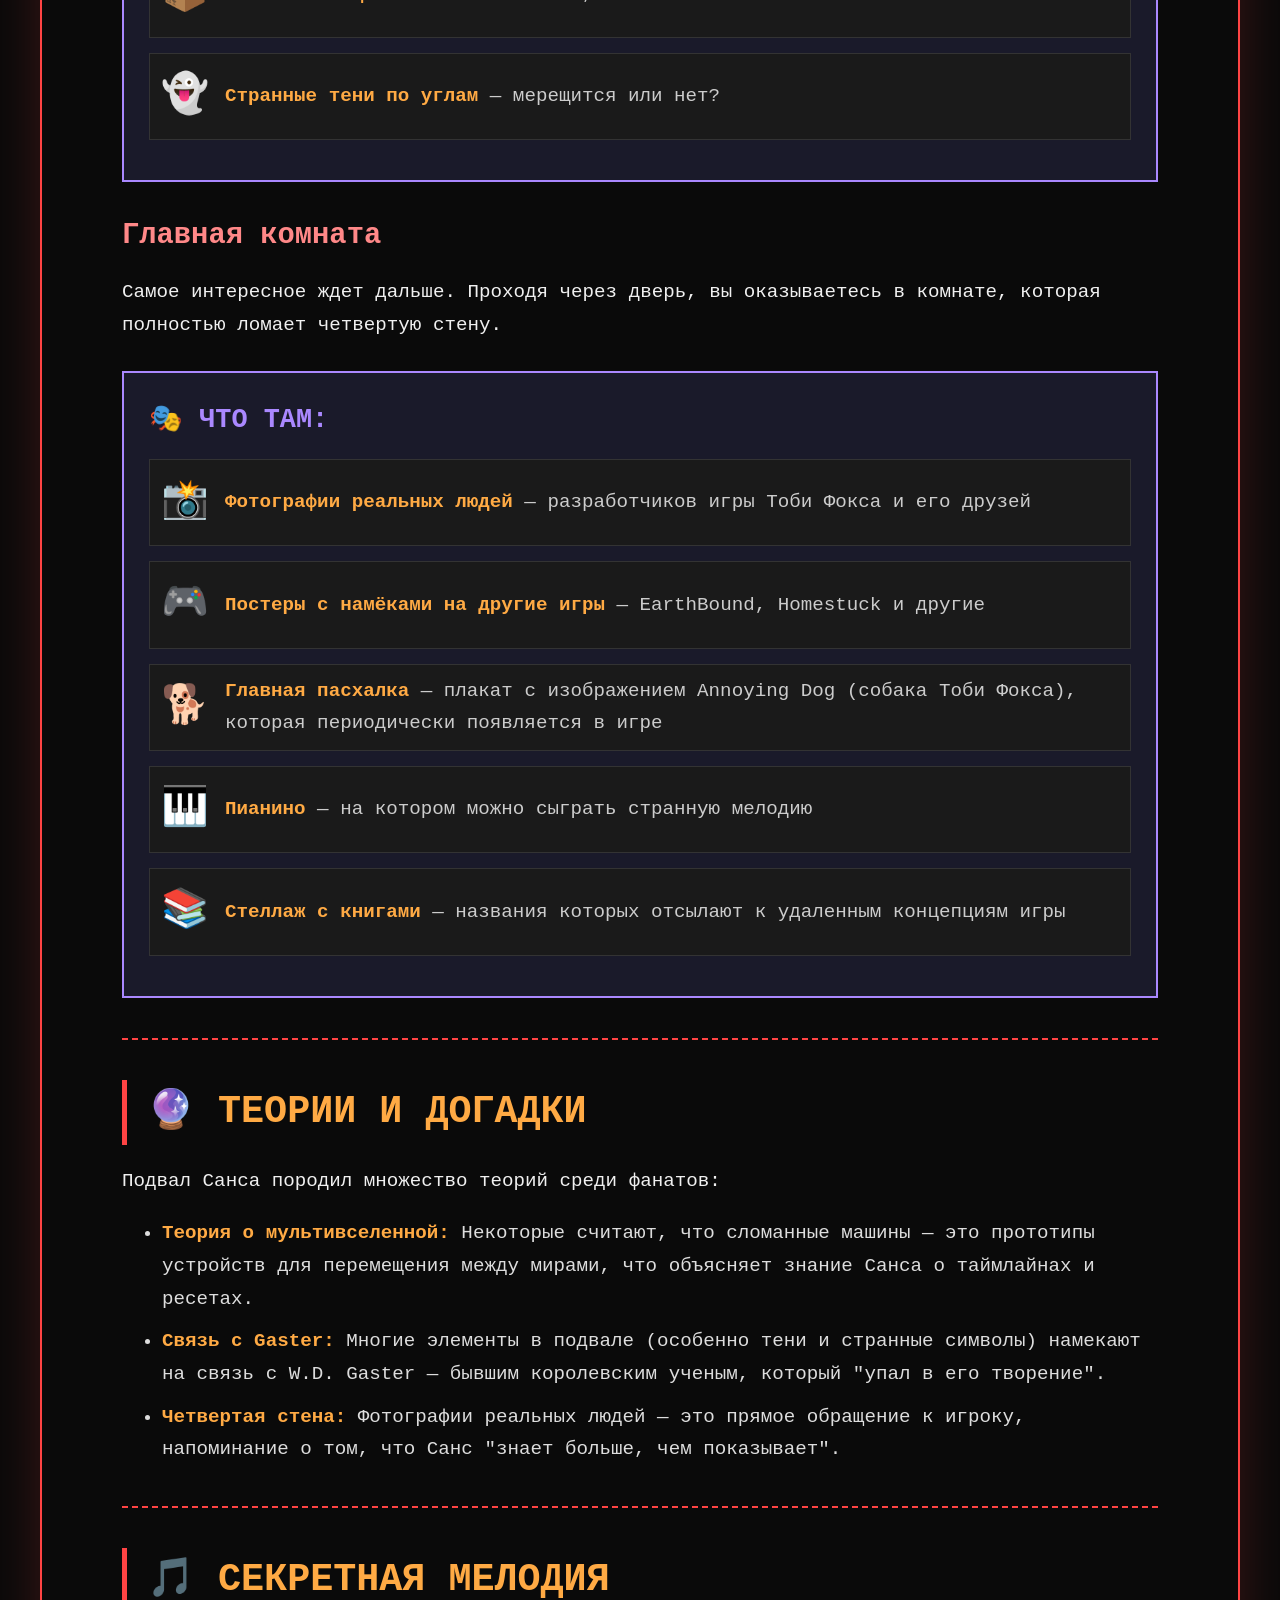
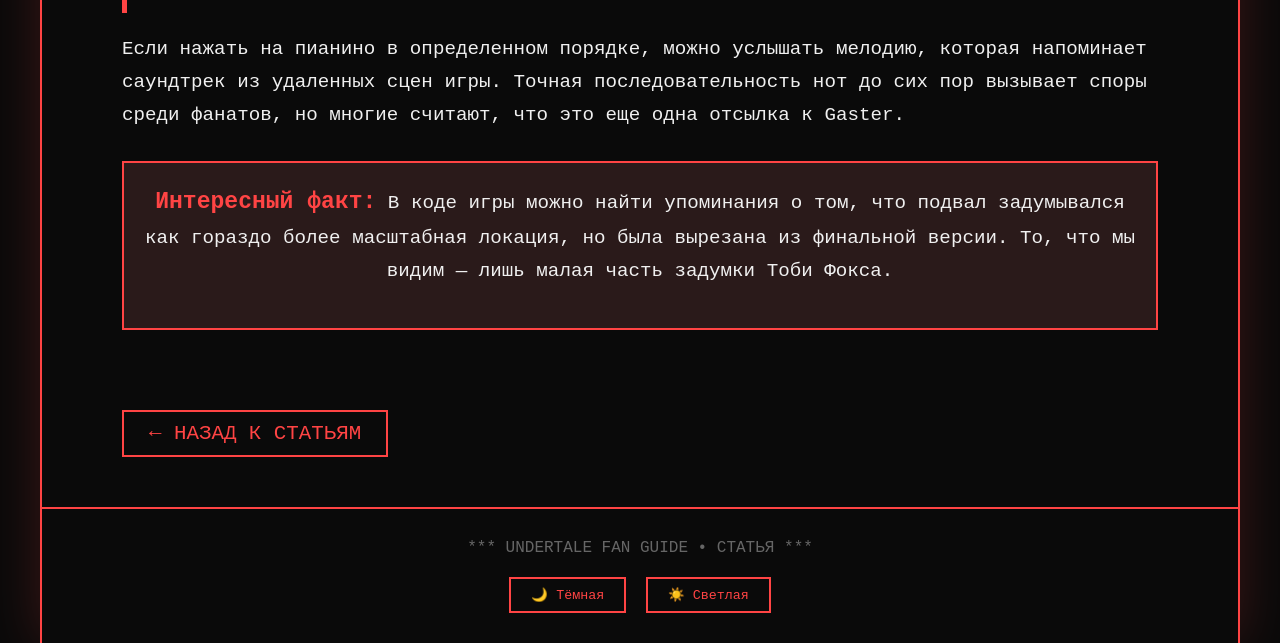
<file: статьи/Подвал.html>
<!DOCTYPE html>
<html lang="ru">
<head>
    <meta charset="UTF-8">
    <meta name="viewport" content="width=device-width, initial-scale=1.0">
    <title>UnderTale: Гайды | Подвал Санса</title>

    <script>
        (function() {
            try {
                const savedTheme = localStorage.getItem('site-theme');
                if (savedTheme === 'light') {
                    // Добавляем класс к html
                    document.documentElement.classList.add('light-theme');
                    
                    // Как только body загрузится, добавим класс и ему
                    if (document.body) {
                        document.body.classList.add('light-theme');
                    } else {
                        // Ждем загрузки DOM
                        document.addEventListener('DOMContentLoaded', function() {
                            document.body.classList.add('light-theme');
                        });
                    }
                    
                    // Временные стили чтобы не мигало
                    const style = document.createElement('style');
                    style.textContent = `
                        .light-theme {
                            background-color: #fdf1ff;
                            color: #222222;
                        }
                        .light-theme .wide-container {
                            background-color: #ffffff;
                            border-left: 2px solid #864991;
                            border-right: 2px solid #864991;
                        }
                    `;
                    document.head.appendChild(style);
                }
            } catch (e) {}
        })();
    </script>

    <link rel="stylesheet" href="../светлая-тема.css"> 
    <link rel="stylesheet" href="../статьи в статьях-css.css"> 
    <link rel="stylesheet" href="../adaptive.css">
</head>
<body>
    <div class="wide-container">
        <!-- ШАПКА -->
        <div class="header">
            <h1>UNDERTALE</h1>
            <p>Энциклопедия Подземелья</p>
        </div>

        <!-- НАВИГАЦИЯ -->
        <div class="nav-menu">
            <a href="../index.html" class="nav-btn">❤️ ГЛАВНАЯ</a>
            <a href="../enemies.html" class="nav-btn">⚔️ ВРАГИ</a>
            <a href="../items.html" class="nav-btn">🎒 ПРЕДМЕТЫ</a>
            <a href="../articles.html" class="nav-btn">📚 СТАТЬИ</a>
        </div>

        <!-- СОДЕРЖИМОЕ СТАТЬИ -->
        <div class="article-content">
            <h1 class="article-title">ТАЙНЫЙ ПОДВАЛ САНСА: СЕКРЕТЫ, ПАСХАЛКИ И ТЕОРИИ</h1>
            
            <div class="warning-box">
                <strong>⚠️ ВНИМАНИЕ: Статья содержит спойлеры к секретным зонам и альтернативным концовкам ⚠️</strong>
            </div>

            <hr>

            <div class="article-text">
                <h2 class="article-subtitle">📍 ГДЕ НАХОДИТСЯ ПОДВАЛ?</h2>
                
                <p>В доме Санса (за его домом) есть дверь, которая ведет в подвал. В обычном прохождении она закрыта, но если вы решились на путь Геноцида, вас ждет сюрприз.</p>

                <div class="location-box">
                    <h3 class="secret-box-title">🗝️ КАК ПОПАСТЬ:</h3>
                    <ol>
                        <li>Начните маршрут Геноцида (убейте всех монстров в Руинах и Сноудине)</li>
                        <li>Дойдите до дома Санса и Папируса</li>
                        <li>Дверь в подвал будет открыта</li>
                    </ol>
                </div>

                <hr>

                <h2 class="article-subtitle">🏚️ ЧТО ВНУТРИ?</h2>

                <h3 class="article-subtitle-small">Первая комната</h3>
                
                <p>Спустившись по лестнице, вы попадете в помещение, которое выглядит как обычный подвал... но только на первый взгляд.</p>

                <div class="secret-box">
                    <h4 class="secret-box-title">🔍 ЗДЕСЬ ВЫ НАЙДЕТЕ:</h4>
                    
                    <div class="secret-item">
                        <div class="secret-icon">⚙️</div>
                        <div class="secret-text"><strong>Три сломанных машины</strong> — выглядят как пиксельные спрайты</div>
                    </div>
                    
                    <div class="secret-item">
                        <div class="secret-icon">📦</div>
                        <div class="secret-text"><strong>Несколько ящиков</strong> — обычный хлам, но кто знает?</div>
                    </div>
                    
                    <div class="secret-item">
                        <div class="secret-icon">👻</div>
                        <div class="secret-text"><strong>Странные тени по углам</strong> — мерещится или нет?</div>
                    </div>
                </div>

                <h3 class="article-subtitle-small">Главная комната</h3>
                
                <p>Самое интересное ждет дальше. Проходя через дверь, вы оказываетесь в комнате, которая полностью ломает четвертую стену.</p>

                <div class="secret-box">
                    <h4 class="secret-box-title">🎭 ЧТО ТАМ:</h4>
                    
                    <div class="secret-item">
                        <div class="secret-icon">📸</div>
                        <div class="secret-text"><strong>Фотографии реальных людей</strong> — разработчиков игры Тоби Фокса и его друзей</div>
                    </div>
                    
                    <div class="secret-item">
                        <div class="secret-icon">🎮</div>
                        <div class="secret-text"><strong>Постеры с намёками на другие игры</strong> — EarthBound, Homestuck и другие</div>
                    </div>
                    
                    <div class="secret-item">
                        <div class="secret-icon">🐕</div>
                        <div class="secret-text"><strong>Главная пасхалка</strong> — плакат с изображением Annoying Dog (собака Тоби Фокса), которая периодически появляется в игре</div>
                    </div>
                    
                    <div class="secret-item">
                        <div class="secret-icon">🎹</div>
                        <div class="secret-text"><strong>Пианино</strong> — на котором можно сыграть странную мелодию</div>
                    </div>
                    
                    <div class="secret-item">
                        <div class="secret-icon">📚</div>
                        <div class="secret-text"><strong>Стеллаж с книгами</strong> — названия которых отсылают к удаленным концепциям игры</div>
                    </div>
                </div>

                <hr>

                <h2 class="article-subtitle">🔮 ТЕОРИИ И ДОГАДКИ</h2>
                
                <p>Подвал Санса породил множество теорий среди фанатов:</p>
                
                <ul>
                    <li><strong>Теория о мультивселенной:</strong> Некоторые считают, что сломанные машины — это прототипы устройств для перемещения между мирами, что объясняет знание Санса о таймлайнах и ресетах.</li>
                    
                    <li><strong>Связь с Gaster:</strong> Многие элементы в подвале (особенно тени и странные символы) намекают на связь с W.D. Gaster — бывшим королевским ученым, который "упал в его творение".</li>
                    
                    <li><strong>Четвертая стена:</strong> Фотографии реальных людей — это прямое обращение к игроку, напоминание о том, что Санс "знает больше, чем показывает".</li>
                </ul>

                <hr>

                <h2 class="article-subtitle">🎵 СЕКРЕТНАЯ МЕЛОДИЯ</h2>
                
                <p>Если нажать на пианино в определенном порядке, можно услышать мелодию, которая напоминает саундтрек из удаленных сцен игры. Точная последовательность нот до сих пор вызывает споры среди фанатов, но многие считают, что это еще одна отсылка к Gaster.</p>

                <div class="warning-box">
                    <p><strong>Интересный факт:</strong> В коде игры можно найти упоминания о том, что подвал задумывался как гораздо более масштабная локация, но была вырезана из финальной версии. То, что мы видим — лишь малая часть задумки Тоби Фокса.</p>
                </div>
            </div>

            <!-- КНОПКА НАЗАД -->
            <a href="../articles.html" class="back-link">← НАЗАД К СТАТЬЯМ</a>
        </div>

        <!-- ФУТЕР -->
        <footer class="footer">
            <p>*** UNDERTALE FAN GUIDE • СТАТЬЯ ***</p>
            <div style="margin-top: 20px;">
                <button onclick="setTheme('dark')" style="background: none; border: 2px solid #ff4444; color: #ff4444; padding: 8px 20px; margin: 0 5px; cursor: pointer; font-family: 'Courier New', monospace;">🌙 Тёмная</button>
                <button onclick="setTheme('light')" style="background: none; border: 2px solid #ff4444; color: #ff4444; padding: 8px 20px; margin: 0 5px; cursor: pointer; font-family: 'Courier New', monospace;">☀️ Светлая</button>
            </div>
        </footer>

    <script>
        // Переключение тем
        function setTheme(theme) {
            if (theme === 'light') {
                document.body.classList.add('light-theme');
                localStorage.setItem('site-theme', 'light');
            } else {
                document.body.classList.remove('light-theme');
                localStorage.setItem('site-theme', 'dark');
            }
        }
        
        // При загрузке проверяем сохраненную тему
        window.addEventListener('load', function() {
            const savedTheme = localStorage.getItem('site-theme');
            if (savedTheme === 'light') {
                document.body.classList.add('light-theme');
            }
        });
    </script>

        </footer>
    </div>
</body>

</html>
</file>
<file: css-слайдер.css>
<style>
        /* СЛАЙДЕР С JS */
        .slider-container {
            margin: 20px auto;
            max-width: 1200px;
            position: relative;
            z-index: 2;
        }

        .slider {
            position: relative;
            width: 100%;
            height: 0;
            padding-bottom: 50%; /* 1920/960 = 2:1 */
            border: 3px solid #ff4444;
            background-color: #1a1a1a;
            overflow: hidden;
        }

        .slider-wrapper {
            position: absolute;
            top: 0;
            left: 0;
            width: 100%;
            height: 100%;
            display: flex;
            transition: transform 0.5s ease-in-out;
        }

        .slide {
            flex: 0 0 100%;
            height: 100%;
            background-size: cover;
            background-position: center;
            background-repeat: no-repeat;
        }

        .slide:nth-child(1) { background-image: url('images/1.png'); }
        .slide:nth-child(2) { background-image: url('images/2.png'); }
        .slide:nth-child(3) { background-image: url('images/3.png'); }

        /* СТРЕЛКИ ПО БОКАМ */
        .slider-btn {
            position: absolute;
            top: 50%;
            transform: translateY(-50%);
            background: rgba(0, 0, 0, 0.7);
            border: 2px solid #ff4444;
            color: #ff4444;
            font-size: 3em;
            width: 60px;
            height: 60px;
            cursor: pointer;
            transition: 0.3s;
            z-index: 10;
            display: flex;
            align-items: center;
            justify-content: center;
            border-radius: 0;
        }

        .slider-btn:hover {
            background-color: #ff4444;
            color: #0a0a0a;
        }

        .slider-btn.prev {
            left: 10px;
        }

        .slider-btn.next {
            right: 10px;
        }

        /* ТОЧКИ */
        .slider-dots {
            display: flex;
            justify-content: center;
            gap: 15px;
            margin-top: 20px;
        }

        .dot {
            width: 15px;
            height: 15px;
            border: 2px solid #ff4444;
            background-color: transparent;
            cursor: pointer;
            transition: 0.3s;
            border-radius: 50%;
        }

        .dot.active {
            background-color: #ff4444;
        }

        .dot:hover {
            background-color: #ff8888;
        }

        .auto-btn {
            background: none;
            border: 2px solid #ff4444;
            color: #ff4444;
            font-size: 1.2em;
            padding: 8px 20px;
            cursor: pointer;
            transition: 0.3s;
            margin-top: 15px;
        }

        .auto-btn:hover {
            background-color: #ff4444;
            color: #0a0a0a;
        }

        .auto-btn.active {
            background-color: #ff4444;
            color: #0a0a0a;
        }
    </style>
</file>
<file: индекс-css.css>
/* ===== БАЗОВЫЕ СТИЛИ ===== */
* {
    margin: 0;
    padding: 0;
    box-sizing: border-box;
    font-family: 'Courier New', Courier, monospace;
}

body {
    background-color: #0a0a0a;
    color: #f0f0f0;
    width: 100%;
    overflow-x: hidden;
}

/* ===== КОНТЕЙНЕР С ШИРИНОЙ 1700px ===== */
.wide-container {
    max-width: 1700px;
    width: 100%;
    margin: 0 auto;
    position: relative;
    background-color: #0a0a0a;
    border-left: 2px solid #ff4444;
    border-right: 2px solid #ff4444;
    box-shadow: 0 0 50px rgba(255, 68, 68, 0.2);
    min-height: 100vh;
}

/* ===== ФОНОВЫЕ ЗВЕЗДОЧКИ ===== */
.wide-container::before {
    content: "***";
    position: absolute;
    top: 20px;
    left: 40px;
    font-size: 200px;
    color: rgba(255, 255, 255, 0.02);
    font-weight: bold;
    pointer-events: none;
    z-index: 0;
}

/* ===== ШАПКА ===== */
.header {
    text-align: center;
    padding: 60px 120px;
    border-bottom: 1px dashed #ff4444;
    margin-bottom: 45px;
}

.header h1 {
    font-size: 4.5em;
    text-transform: uppercase;
    letter-spacing: 8px;
    color: #ffffff;
    text-shadow: 4px 4px 0 #ff4444;
}

.header p {
    color: #aaaaaa;
    font-size: 1.8em;
    margin-top: 15px;
}

/* ===== НАВИГАЦИЯ ===== */
.nav-menu {
    display: flex;
    justify-content: center;
    gap: 20px; /* УМЕНЬШЕНО: с 35px до 20px */
    padding: 0 120px 45px 120px;
    flex-wrap: wrap;
}

.nav-btn {
    background: none;
    border: 3px solid #ff4444;
    color: #f0f0f0;
    font-size: 1.3em; /* УМЕНЬШЕНО: с 1.5em до 1.3em */
    padding: 8px 20px; /* УМЕНЬШЕНО: с 12px 25px до 8px 20px */
    cursor: pointer;
    display: flex;
    align-items: center;
    gap: 8px; /* УМЕНЬШЕНО: с 10px до 8px */
    transition: all 0.2s ease;
    text-transform: uppercase;
    font-weight: bold;
    background-color: rgba(0, 0, 0, 0.8);
    min-width: 120px; /* УМЕНЬШЕНО: с 150px до 120px */
    justify-content: center;
    text-decoration: none;
}

.nav-btn.heart-btn {
    color: #ff4444;
    font-size: 1.4em; /* УМЕНЬШЕНО: с 1.6em до 1.4em */
    border-color: #ff8888;
}

.nav-btn:hover {
    background-color: #ff4444;
    color: #0a0a0a;
    border-color: white;
    transform: scale(1.05);
    box-shadow: 0 0 30px #ff4444;
}

.nav-btn.active {
    background-color: #ff4444;
    color: #0a0a0a;
    border-color: white;
}

/* ===== КОНТЕНТ ГЛАВНОЙ СТРАНИЦЫ ===== */
.main-page-content {
    text-align: center;
    padding: 20px 120px 60px 120px;
}

/* ===== БЛОК "ОБ ИГРЕ" ===== */
.about-block {
    padding: 20px 120px 60px 120px;
}

.about-title {
    font-size: 3.5em;
    color: #864991;
    margin-bottom: 25px;
    text-align: center;
    border-left: none;
    padding-left: 0;
}

.about-subtitle {
    color: #aaa;
    font-size: 1.8em;
    margin-bottom: 45px;
    text-align: center;
    margin-left: 0;
}

.about-content {
    background-color: #1a1a1a;
    border: 2px solid #ff4444;
    padding: 70px;
    margin-bottom: 20px;
    max-width: 1450px;
    margin-left: auto;
    margin-right: auto;
}

.about-content p {
    color: #f0f0f0;
    font-size: 1.5em;
    line-height: 1.9;
    margin-bottom: 35px;
}

/* ===== БЛОК С ВРАГАМИ И ПРЕДМЕТАМИ ===== */
.enemies-block {
    padding: 60px 120px;
    background-color: #111111;
    border-top: 3px solid #ff4444;
    border-bottom: 3px solid #ff4444;
    position: relative;
    z-index: 2;
}

.section-title {
    font-size: 3.5em;
    color: #ff4444;
    margin-bottom: 25px;
    text-align: center;
    border-left: none;
    padding-left: 0;
}

.section-subtitle {
    color: #aaa;
    font-size: 1.8em;
    margin-bottom: 45px;
    text-align: center;
    margin-left: 0;
}

/* ===== СЕТКА ДЛЯ ТРЕХ КАРТОЧЕК ===== */
.enemies-grid {
    display: grid;
    grid-template-columns: repeat(3, 1fr);
    gap: 40px;
    margin-bottom: 60px;
    max-width: 1450px;
    margin-left: auto;
    margin-right: auto;
}

/* ===== КАРТОЧКА ===== */
.enemy-card {
    background-color: #1a1a1a;
    border: 2px solid #333;
    padding: 35px;
    transition: 0.3s;
    display: flex;
    flex-direction: column;
}

.enemy-card:hover {
    border-color: #ff4444;
    transform: translateY(-5px);
    box-shadow: 0 20px 30px rgba(255, 68, 68, 0.2);
}

.enemy-image {
    width: 100%;
    height: 280px;
    margin-bottom: 25px;
    border: 2px solid #ff4444;
    background-size: cover;
    background-position: center;
    background-repeat: no-repeat;
}

.enemy-card h3 {
    color: #ff4444;
    font-size: 2.1em;
    margin-bottom: 18px;
    border-bottom: 2px dotted #ff4444;
    padding-bottom: 15px;
    text-align: center;
}

.enemy-stats {
    margin: 18px 0;
    color: #aaa;
    font-size: 1.3em;
    text-align: center;
}

.enemy-stats span {
    color: #ffaa44;
    font-weight: bold;
    font-size: 1.4em;
}

.enemy-description {
    color: #ccc;
    font-style: italic;
    margin: 18px 0;
    font-size: 1.2em;
    line-height: 1.6;
    flex-grow: 1;
}

.enemy-action {
    margin-top: 18px;
    color: #aaa;
    border-top: 1px solid #333;
    padding-top: 18px;
    font-size: 1.2em;
    text-align: center;
    color: #ff4444;
}

/* ===== КНОПКА "КО ВСЕМ..." ===== */
.button-container {
    text-align: center;
    margin-top: 50px;
}

.view-all-btn {
    display: inline-block;
    background: none;
    border: 2px solid #ff4444;
    color: #ff4444;
    font-size: 1.8em;
    padding: 18px 60px;
    cursor: pointer;
    text-transform: uppercase;
    font-weight: bold;
    text-decoration: none;
    transition: 0.3s;
    background-color: rgba(0, 0, 0, 0.5);
}

.view-all-btn:hover {
    background-color: #ff4444;
    color: #0a0a0a;
    transform: scale(1.05);
    box-shadow: 0 0 20px #ff4444;
}

/* ===== РАЗДЕЛ-ПРИЗЫВ ===== */
.call-section {
    text-align: center;
    padding: 90px 20px;
    background-color: #0a0a0a;
    width: 100%;
}

.call-content {
    max-width: 1200px;
    margin: 0 auto;
}

.call-content h2 {
    color: #ff4444;
    font-size: 4.5em;
    margin-bottom: 35px;
    text-shadow: 3px 3px 0 #440000;
    font-weight: bold;
    line-height: 1.3;
}

.call-content p {
    color: #f0f0f0;
    font-size: 2.5em;
    margin-bottom: 50px;
    font-weight: normal;
    line-height: 1.4;
}

/* ===== ФУТЕР ===== */
.footer {
    background-color: #0a0a0a;
    padding: 45px 120px;
    text-align: center;
    color: #666;
    font-size: 1.3em;
    border-top: 2px solid #ff4444;
}

/* ===== АДАПТАЦИЯ ===== */
@media (max-width: 768px) {
    .header, .nav-menu, .main-page-content, .about-block, .enemies-block, .footer {
        padding-left: 30px;
        padding-right: 30px;
    }
    
    .enemies-grid {
        grid-template-columns: 1fr;
    }
    
    .call-content h2 {
        font-size: 2.5em;
    }
    
    .call-content p {
        font-size: 1.5em;
    }

}
</file>
<file: светлая-тема.css>
/* ===== СВЕТЛАЯ ТЕМА ===== */

/* ОСНОВНЫЕ ЦВЕТА */
body.light-theme {
    background-color: #fdf1ff; /* Светло-сиреневый фон */
    color: #222222;
}

/* КОНТЕЙНЕР */
body.light-theme .wide-container {
    background-color: #ffffff;
    border-left: 2px solid #864991; /* Сиреневый */
    border-right: 2px solid #864991;
    box-shadow: 0 0 50px rgba(134, 73, 145, 0.3);
}

/* ЗВЕЗДОЧКИ */
body.light-theme .wide-container::before {
    color: rgba(134, 73, 145, 0.1);
}

/* ШАПКА */
body.light-theme .header {
    border-bottom: 1px dashed #864991;
}

body.light-theme .header h1 {
    color: #222222;
    text-shadow: 4px 4px 0 #d9b0e0; /* Светло-сиреневый */
}

body.light-theme .header p {
    color: #555555;
}

/* КНОПКИ НАВИГАЦИИ */
body.light-theme .nav-btn {
    border: 3px solid #864991;
    color: #222222;
    background-color: rgba(255, 255, 255, 0.9);
}

body.light-theme .nav-btn.heart-btn {
    color: #864991;
    border-color: #d9b0e0;
}

body.light-theme .nav-btn:hover {
    background-color: #864991;
    color: #ffffff;
}

body.light-theme .nav-btn.active {
    background-color: #864991;
    color: #ffffff;
}

/* БЛОКИ */
body.light-theme .enemies-block {
    background-color: #f0e6f2; /* Светло-сиреневый для блоков */
    border-top: 3px solid #864991;
    border-bottom: 3px solid #864991;
}

body.light-theme .section-title {
    color: #864991;
    border-left: 10px solid #d9b0e0;
}

body.light-theme .section-subtitle {
    color: #555555;
}

/* КАРТОЧКИ */
body.light-theme .enemy-card,
body.light-theme .article-card,
body.light-theme .item-card {
    background-color: #ffffff;
    border: 2px solid #dddddd;
}

body.light-theme .enemy-card:hover,
body.light-theme .article-card:hover,
body.light-theme .item-card:hover {
    border-color: #864991;
}

body.light-theme .enemy-card h3,
body.light-theme .article-card h3,
body.light-theme .item-card h3 {
    color: #864991;
    border-bottom: 2px dotted #d9b0e0;
}

body.light-theme .enemy-stats,
body.light-theme .article-preview,
body.light-theme .item-description {
    color: #444444;
}

body.light-theme .enemy-stats span {
    color: #864991;
}

body.light-theme .enemy-location {
    color: #864991;
}

body.light-theme .enemy-action {
    color: #864991;
    border-top: 1px solid #dddddd;
}

/* КНОПКИ "КО ВСЕМ" */
body.light-theme .view-all-btn {
    border: 2px solid #864991;
    color: #864991;
    background-color: rgba(255, 255, 255, 0.8);
}

body.light-theme .view-all-btn:hover {
    background-color: #864991;
    color: #ffffff;
}

/* ФУТЕР */
body.light-theme .footer {
    background-color: #f0e6f2;
    color: #888888;
    border-top: 2px solid #864991;
}

/* СТРАНИЦЫ СТАТЕЙ */
body.light-theme .content {
    background-color: #fdf1ff;
}

body.light-theme .page-title {
    color: #864991;
    border-left: 10px solid #d9b0e0;
}

body.light-theme .page-description {
    color: #555555;
}

body.light-theme .article-meta {
    color: #864991;
    border-top: 1px solid #dddddd;
}

body.light-theme .read-more {
    color: #864991;
}

/* ФИЛЬТРЫ */
body.light-theme .filters {
    border-top: 2px solid #864991;
    border-bottom: 2px solid #864991;
}

body.light-theme .filter-btn {
    border-color: #aaaaaa;
    color: #666666;
}

body.light-theme .filter-btn:hover {
    border-color: #864991;
    color: #864991;
}

body.light-theme .filter-btn.active-filter {
    background-color: #864991;
    color: #ffffff;
}

/* СЛАЙДЕР */
body.light-theme .slider {
    border-color: #864991;
    background-color: #ffffff;
}

body.light-theme .slider-btn {
    background: rgba(255, 255, 255, 0.9);
    border-color: #864991;
    color: #864991;
}

body.light-theme .slider-btn:hover {
    background-color: #864991;
    color: #ffffff;
}

body.light-theme .dot {
    border-color: #864991;
}

body.light-theme .dot.active {
    background-color: #864991;
}

/* ПЛАШКА */
body.light-theme #info-popup > div {
    background-color: #ffffff !important;
    border-color: #864991 !important;
}

body.light-theme #info-popup h2 {
    color: #864991 !important;
}

body.light-theme #info-popup p {
    color: #222222 !important;
}

body.light-theme #dont-understand {
    border-color: #aaaaaa !important;
    color: #666666 !important;
}

body.light-theme #got-it,
body.light-theme #yes-want {
    border-color: #864991 !important;
    color: #864991 !important;
}

/* Кнопки в светлой теме */
body.light-theme .footer button {
    border: 2px solid #864991 !important;
    color: #864991 !important;
}

body.light-theme .footer button:hover {
    background-color: #864991 !important;
    color: #ffffff !important;
}

/* Если кнопки находятся не только в футере */
body.light-theme button[onclick*="setTheme"] {
    border: 2px solid #864991 !important;
    color: #864991 !important;
}

body.light-theme button[onclick*="setTheme"]:hover {
    background-color: #864991 !important;
    color: #ffffff !important;
}

правка 1.

/* БЛОК "ОБ ИГРЕ" - заголовок */
body.light-theme .about-block .about-title {
    color: #864991 !important;
}

/* БЛОК "ОБ ИГРЕ" - контент */
body.light-theme .about-content {
    background-color: #f0e6f2 !important; 
    border: 2px solid #864991 !important;
}

body.light-theme .about-content p {
    color: #222222 !important; 
}

body.light-theme .about-content div[style*="border-top"] {
    border-top: 1px dashed #864991 !important;
}

body.light-theme .about-content div[style*="color: #888"] {
    color: #864991 !important;
}

/* РАЗДЕЛ-ПРИЗЫВ */
body.light-theme .call-section {
    background-color: #f0e6f2 !important; 
}

body.light-theme .call-content h2 {
    color: #864991 !important; 
    text-shadow: 3px 3px 0 #d9b0e0 !important; 
}

body.light-theme .call-content p {
    color: #222222 !important; /* Темный текст */
}

/* "ОБ ИГРЕ" */
body.light-theme .about-content div[style*="border-top: 1px dashed #ff4444"] {
    border-top: 1px dashed #864991 !important;
}

body.light-theme .about-content div[style*="color: #888"] {
    color: #864991 !important;
}

body.light-theme .about-content div[style*="border: 2px solid #ff4444"] {
    border: 2px solid #864991 !important;
}

для "враги"

/* ===== СТРАНИЦА ВРАГОВ (enemies.html) ===== */

/* Основной контент */
body.light-theme .content {
    background-color: #fdf1ff !important;
}

/* Заголовок страницы */
body.light-theme .page-title {
    color: #864991 !important;
}

body.light-theme .page-description {
    color: #555555 !important;
}

/* Фильтры */
body.light-theme .filters {
    border-top: 2px solid #864991 !important;
    border-bottom: 2px solid #864991 !important;
}

body.light-theme .filter-btn {
    border-color: #aaaaaa !important;
    color: #666666 !important;
}

body.light-theme .filter-btn:hover {
    border-color: #864991 !important;
    color: #864991 !important;
}

body.light-theme .filter-btn.active-filter {
    background-color: #864991 !important;
    border-color: #864991 !important;
    color: #ffffff !important;
}

/* Сетка карточек */
body.light-theme .enemies-grid {
    background-color: transparent;
}

/* Карточки врагов */
body.light-theme .enemy-card {
    background-color: #ffffff !important;
    border: 2px solid #dddddd !important;
}

body.light-theme .enemy-card:hover {
    border-color: #864991 !important;
}

body.light-theme .enemy-card h3 {
    color: #864991 !important;
    border-bottom: 2px dotted #d9b0e0 !important;
}

body.light-theme .enemy-location {
    color: #864991 !important;
}

body.light-theme .enemy-stats {
    color: #555555 !important;
}

body.light-theme .enemy-stats span {
    color: #864991 !important;
}

body.light-theme .enemy-description {
    color: #333333 !important;
}

body.light-theme .enemy-action {
    color: #864991 !important;
    border-top: 1px solid #dddddd !important;
}

/* МОДАЛЬНОЕ ОКНО В СВЕТЛОЙ ТЕМЕ */
body.light-theme .modal-overlay {
    background-color: rgba(253, 241, 255, 0.9) !important;
}

body.light-theme .modal-content {
    background-color: #ffffff !important;
    border: 3px solid #864991 !important;
}

body.light-theme .modal-close {
    color: #864991 !important;
}

body.light-theme .modal-body h2 {
    color: #864991 !important;
    border-bottom: 2px dotted #d9b0e0 !important;
}

body.light-theme .modal-location {
    color: #864991 !important;
}

body.light-theme .modal-area {
    color: #864991 !important;
}

body.light-theme .modal-stats span {
    color: #864991 !important;
}

body.light-theme .modal-difficulty {
    color: #864991 !important;
}

body.light-theme .modal-music {
    color: #864991 !important;
}

body.light-theme .modal-description {
    color: #222222 !important;
}

body.light-theme .modal-section {
    background-color: #f0e6f2 !important;
    border-left: 5px solid #864991 !important;
}

body.light-theme .modal-section h3 {
    color: #864991 !important;
}

body.light-theme .modal-section p,
body.light-theme .modal-section li {
    color: #333333 !important;
}

body.light-theme .modal-extra {
    background-color: #f0e6f2 !important;
    border-left: 5px solid #864991 !important;
}

body.light-theme .modal-extra h3 {
    color: #864991 !important;
}

body.light-theme .modal-extra li {
    color: #333333 !important;
}

body.light-theme .modal-action {
    color: #864991 !important;
    border-top: 1px solid #d9b0e0 !important;
}

body.light-theme .enemy-image {
    border: 2px solid #864991 !important; /* Сиреневый вместо красного */
}

body.light-theme .modal-image {
    border: 3px solid #864991 !important; /* Сиреневый вместо красного */
}

body.light-theme img[style*="border"] {
    border-color: #864991 !important;
}

body.light-theme .item-image {
    border: 2px solid #864991 !important;
}

body.light-theme .article-image {
    border: 2px solid #864991 !important;
}

body.light-theme .filter-btn {
    background: none !important;
    border: 2px solid #cccccc !important;
    color: #666666 !important;
}

body.light-theme .filter-btn:hover {
    border-color: #864991 !important;
    color: #864991 !important;
    background-color: rgba(134, 73, 145, 0.1) !important;
}

body.light-theme .filter-btn.active-filter {
    background-color: #864991 !important;
    border-color: #864991 !important;
    color: #ffffff !important;
}

body.light-theme .filter-btn:not(.active-filter) {
    background: none !important;
    border: 2px solid #cccccc !important;
    color: #666666 !important;
}

body.light-theme .filter-btn[for="filter-all"] {
}

body.light-theme .filters {
    border-top: 2px solid #864991 !important;
    border-bottom: 2px solid #864991 !important;
}

body.light-theme .filters .filter-btn {
    background: none !important;
    border: 2px solid #cccccc !important;
    color: #666666 !important;
}

body.light-theme .filters .filter-btn:hover {
    border-color: #864991 !important;
    color: #864991 !important;
    background-color: rgba(134, 73, 145, 0.1) !important;
}

body.light-theme #filter-all:checked ~ .wide-container .filters label[for="filter-all"],
body.light-theme #filter-ruins:checked ~ .wide-container .filters label[for="filter-ruins"],
body.light-theme #filter-snowdin:checked ~ .wide-container .filters label[for="filter-snowdin"],
body.light-theme #filter-waterfall:checked ~ .wide-container .filters label[for="filter-waterfall"],
body.light-theme #filter-hotland:checked ~ .wide-container .filters label[for="filter-hotland"],
body.light-theme #filter-core:checked ~ .wide-container .filters label[for="filter-core"] {
    background-color: #864991 !important;
    border-color: #864991 !important;
    color: #ffffff !important;
}

body.light-theme .filters label[for="filter-all"] {
}

body.light-theme .page-title {
    border-left: none !important; 
}

/* ===== СТРАНИЦА СТАТЬИ (настоящий нож статья.html) ===== */

/* Основной контент статьи */
body.light-theme .article-content {
    background-color: #fdf1ff;
}

/* Заголовок статьи */
body.light-theme .article-title {
    color: #864991 !important;
    border-bottom: 2px dotted #d9b0e0 !important;
}

/* Текст статьи */
body.light-theme .article-text {
    color: #222222 !important;
}

body.light-theme .article-text p {
    color: #222222 !important;
}

/* Блоки с гифками */
body.light-theme .gif-container {
    background-color: #ffffff !important;
    border: 2px solid #864991 !important; /* Сиреневая рамка */
}

/* Описание под гифкой */
body.light-theme .gif-caption {
    color: #555555 !important;
    border-top: 1px dashed #864991 !important;
}

body.light-theme .gif-caption span {
    color: #864991 !important;
}

/* Изображения внутри гифок */
body.light-theme .gif-container img {
    border: 2px solid #864991 !important;
}

/* Кнопка "Назад к статьям" */
body.light-theme .back-link {
    border: 2px solid #864991 !important;
    color: #864991 !important;
}

body.light-theme .back-link:hover {
    background-color: #864991 !important;
    color: #ffffff !important;
}


/* Основной текст статьи */
body.light-theme .article-text {
    color: #222222 !important;
}

body.light-theme .article-text p {
    color: #222222 !important;
}

/* Заголовки разделов */
body.light-theme .article-subtitle {
    color: #864991 !important;
    border-left: 5px solid #d9b0e0 !important; /* Светло-сиреневая полоска вместо красной */
}

/* Подзаголовки (например "Есть 3 вида:") */
body.light-theme .article-subtitle-small {
    color: #864991 !important; /* Сиреневый вместо красного */
}

/* Блоки с требованиями (темный фон) */
body.light-theme .requirements {
    background-color: #f0e6f2 !important; /* Светло-сиреневый фон */
    border-left: 5px solid #864991 !important; /* Сиреневая полоска */
}

body.light-theme .requirements strong {
    color: #864991 !important;
}

body.light-theme .requirements p,
body.light-theme .requirements li {
    color: #222222 !important;
}

/* Блоки с заметками (note-box) */
body.light-theme .note-box {
    background-color: #f0e6f2 !important;
    border: 2px solid #864991 !important;
}

body.light-theme .note-box p {
    color: #222222 !important;
}

body.light-theme .note-box strong {
    color: #864991 !important;
}

/* Блоки с информацией о маршрутах */
body.light-theme .route-neutral,
body.light-theme .route-pacifist,
body.light-theme .route-genocide {
    background-color: #f0e6f2 !important;
    border-left: 5px solid #864991 !important;
}

body.light-theme .route-neutral p,
body.light-theme .route-pacifist p,
body.light-theme .route-genocide p {
    color: #222222 !important;
}

body.light-theme .route-neutral li,
body.light-theme .route-pacifist li,
body.light-theme .route-genocide li {
    color: #222222 !important;
}

body.light-theme .route-title {
    color: #864991 !important;
}

/* Предупреждения */
body.light-theme .warning-box {
    background-color: #f0e6f2 !important;
    border: 2px solid #864991 !important;
}

body.light-theme .warning-box strong {
    color: #864991 !important;
}

/* Списки */
body.light-theme .article-text ul,
body.light-theme .article-text ol {
    color: #222222 !important;
}

body.light-theme .article-text li {
    color: #222222 !important;
}

body.light-theme .article-text li strong {
    color: #864991 !important;
}

/* Разделители */
body.light-theme hr {
    border-top: 2px dashed #d9b0e0 !important;
}

/* Босс-неймы */
body.light-theme .boss-name {
    color: #864991 !important;
}

body.light-theme .boss-location {
    color: #864991 !important;
}

body.light-theme .difficulty {
    border: 1px solid #864991 !important;
}

body.light-theme .difficulty span {
    color: #864991 !important;
}

/* Основной фон страницы */
body.light-theme .article-content {
    background-color: #fdf1ff;
}

/* Заголовок статьи */
body.light-theme .article-title {
    color: #864991 !important;
    border-bottom: 2px dotted #d9b0e0 !important;
}

/* Текст статьи */
body.light-theme .article-text {
    color: #222222 !important;
}

body.light-theme .article-text p {
    color: #222222 !important;
}

/* Подзаголовки с именами боссов */
body.light-theme .boss-name {
    color: #864991 !important;
}

body.light-theme .boss-location {
    color: #864991 !important;
}

/* Блок сложности (✦ Сложность:) - ИСПРАВЛЯЕМ ЧЕРНЫЙ ФОН */
body.light-theme .difficulty {
    background-color: #f0e6f2 !important; /* Светло-сиреневый фон */
    border: 1px solid #864991 !important;
    color: #222222 !important;
}

body.light-theme .difficulty span {
    color: #864991 !important;
}

/* Разноцветные блоки для маршрутов - ОСТАВЛЯЕМ */

/* Нейтральный путь (голубоватый) */
body.light-theme .route-neutral {
    background-color: #d9e6f2 !important; /* Светло-голубой */
    border-left: 5px solid #44aaff !important;
    color: #222222 !important;
}

body.light-theme .route-neutral .route-title {
    color: #2277aa !important;
}

body.light-theme .route-neutral p,
body.light-theme .route-neutral li {
    color: #222222 !important;
}

/* Пацифист (зеленоватый) */
body.light-theme .route-pacifist {
    background-color: #d9f2d9 !important; /* Светло-зеленый */
    border-left: 5px solid #44ff44 !important;
    color: #222222 !important;
}

body.light-theme .route-pacifist .route-title {
    color: #227722 !important;
}

body.light-theme .route-pacifist p,
body.light-theme .route-pacifist li {
    color: #222222 !important;
}

/* Геноцид (красноватый) */
body.light-theme .route-genocide {
    background-color: #f2d9d9 !important; /* Светло-красный */
    border-left: 5px solid #ff4444 !important;
    color: #222222 !important;
}

body.light-theme .route-genocide .route-title {
    color: #aa2222 !important;
}

body.light-theme .route-genocide p,
body.light-theme .route-genocide li {
    color: #222222 !important;
}

/* Предупреждение о спойлерах */
body.light-theme .warning-box {
    background-color: #f2d9d9 !important; /* Светло-красный */
    border: 2px solid #864991 !important;
}

body.light-theme .warning-box strong {
    color: #864991 !important;
}

/* Разделители */
body.light-theme hr {
    border-top: 2px dashed #d9b0e0 !important;
}

/* ===== СТРАНИЦА "ПОДВАЛ САНСА" ===== */

/* Основной фон страницы */
body.light-theme .article-content {
    background-color: #fdf1ff;
}

/* Заголовок статьи */
body.light-theme .article-title {
    color: #864991 !important;
    border-bottom: 2px dotted #d9b0e0 !important;
}

/* Подзаголовки */
body.light-theme .article-subtitle {
    color: #864991 !important;
    border-left: 5px solid #d9b0e0 !important; /* Светло-сиреневая полоска */
}

body.light-theme .article-subtitle-small {
    color: #864991 !important;
}

/* Основной текст */
body.light-theme .article-text {
    color: #222222 !important;
}

body.light-theme .article-text p {
    color: #222222 !important;
}

body.light-theme .article-text li {
    color: #222222 !important;
}

body.light-theme .article-text li strong {
    color: #864991 !important;
}

/* Предупреждение о спойлерах */
body.light-theme .warning-box {
    background-color: #f0e6f2 !important;
    border: 2px solid #864991 !important;
}

body.light-theme .warning-box strong {
    color: #864991 !important;
}

body.light-theme .warning-box p {
    color: #222222 !important;
}

/* Блок с локацией (как попасть) */
body.light-theme .location-box {
    background-color: #f0e6f2 !important;
    border-left: 5px solid #864991 !important;
}

body.light-theme .location-box .secret-box-title {
    color: #864991 !important;
}

body.light-theme .location-box li {
    color: #222222 !important;
}

/* Секретные боксы (фиолетовые) */
body.light-theme .secret-box {
    background-color: #f0e6f2 !important;
    border: 2px solid #864991 !important; /* Сиреневый вместо фиолетового */
}

body.light-theme .secret-box-title {
    color: #864991 !important;
}

/* Элементы внутри секретных боксов */
body.light-theme .secret-item {
    background-color: #ffffff !important;
    border: 1px solid #d9b0e0 !important;
}

body.light-theme .secret-icon {
    color: #864991 !important;
}

body.light-theme .secret-text {
    color: #222222 !important;
}

body.light-theme .secret-text strong {
    color: #864991 !important;
}

/* Разделители */
body.light-theme hr {
    border-top: 2px dashed #d9b0e0 !important;
}

/* Кнопка "Назад" */
body.light-theme .back-link {
    border: 2px solid #864991 !important;
    color: #864991 !important;
}

body.light-theme .back-link:hover {
    background-color: #864991 !important;
    color: #ffffff !important;
}

/* ===== СВЕЧЕНИЕ КНОПОК ПРИ НАВЕДЕНИИ ===== */

/* Навигационные кнопки */
body.light-theme .nav-btn:hover {
    background-color: #864991 !important;
    color: #ffffff !important;
    border-color: #864991 !important;
    box-shadow: 0 0 30px rgba(134, 73, 145, 0.5) !important; /* Фиолетовое свечение */
}

/* Кнопки "КО ВСЕМ..." */
body.light-theme .view-all-btn:hover {
    background-color: #864991 !important;
    color: #ffffff !important;
    border-color: #864991 !important;
    box-shadow: 0 0 20px rgba(134, 73, 145, 0.5) !important;
}

/* Кнопки фильтров */
body.light-theme .filter-btn:hover {
    border-color: #864991 !important;
    color: #864991 !important;
    background-color: rgba(134, 73, 145, 0.1) !important;
    box-shadow: 0 0 15px rgba(134, 73, 145, 0.3) !important;
}

/* Кнопки слайдера */
body.light-theme .slider-btn:hover {
    background-color: #864991 !important;
    color: #ffffff !important;
    border-color: #864991 !important;
    box-shadow: 0 0 20px rgba(134, 73, 145, 0.5) !important;
}

/* Кнопки пагинации */
body.light-theme .page-btn:hover {
    background-color: #864991 !important;
    color: #ffffff !important;
    border-color: #864991 !important;
    box-shadow: 0 0 15px rgba(134, 73, 145, 0.4) !important;
}

/* Кнопка "Назад" в статьях */
body.light-theme .back-link:hover {
    background-color: #864991 !important;
    color: #ffffff !important;
    border-color: #864991 !important;
    box-shadow: 0 0 20px rgba(134, 73, 145, 0.5) !important;
}

/* Кнопки переключения тем в футере */
body.light-theme .footer button:hover {
    background-color: #864991 !important;
    color: #ffffff !important;
    border-color: #864991 !important;
    box-shadow: 0 0 15px rgba(134, 73, 145, 0.4) !important;
}

/* Точки слайдера при наведении */
body.light-theme .dot:hover {
    background-color: #d9b0e0 !important; /* Светло-сиреневая */
    border-color: #864991 !important;
}

/* ===== ИСПРАВЛЕНИЕ ДЛЯ ITEM-EFFECT ===== */

/* Текст эффекта в карточке предмета */
body.light-theme .item-effect {
    color: #864991 !important; /* Сиреневый текст */
    border-top: 1px solid #d9b0e0 !important; /* Светло-сиреневая линия */
}

/* Если нужен другой цвет для span внутри item-effect */
body.light-theme .item-effect span {
    color: #864991 !important;
}


/* Дополнительно: фон карточки предмета */
body.light-theme .item-card {
    background-color: #ffffff !important;
    border: 2px solid #dddddd !important;
}

/* Заголовок предмета */
body.light-theme .item-card h3 {
    color: #864991 !important;
    border-bottom: 2px dotted #d9b0e0 !important;
}

/* Тип предмета */
body.light-theme .item-type {
    color: #864991 !important;
}

/* Статы предмета */
body.light-theme .item-stats {
    color: #555555 !important;
}

body.light-theme .item-stats span {
    color: #864991 !important;
}

/* Описание предмета */
body.light-theme .item-description {
    color: #333333 !important;
}

/* Изображение предмета */
body.light-theme .item-image {
    border: 2px solid #864991 !important;
    background-color: #000000 !important;
}
</file>
<file: adaptive.css>
/* ===== АДАПТАЦИЯ ДЛЯ МОБИЛЬНЫХ УСТРОЙСТВ ===== */

/* Планшеты и маленькие ноутбуки */
@media (max-width: 1024px) {
    .wide-container {
        max-width: 95% !important;
    }
    
    .header {
        padding: 30px 40px !important;
    }
    
    .header h1 {
        font-size: 3em !important;
    }
}

/* Телефоны (горизонтальная ориентация) */
@media (max-width: 768px) {
    /* ШАПКА */
    .header {
        padding: 20px 20px !important;
        margin-bottom: 20px;
    }

    .header h1 {
        font-size: 2.2em !important;
        letter-spacing: 4px;
        text-shadow: 2px 2px 0 #ff4444;
    }

    .header p {
        font-size: 1em !important;
        line-height: 1.4;
    }

    /* НАВИГАЦИЯ */
    .nav-menu {
        gap: 10px !important;
        padding: 0 15px 20px 15px !important;
    }

    .nav-btn {
        font-size: 1em !important;
        padding: 8px 12px !important;
        min-width: 100px !important;
    }

    /* ОСНОВНОЙ КОНТЕНТ */
    .content,
    .main-page-content,
    .about-block {
        padding: 20px 20px 30px 20px !important;
    }

    /* ЗАГОЛОВКИ */
    .page-title,
    .section-title,
    .about-title {
        font-size: 2em !important;
    }

    .page-description,
    .section-subtitle,
    .about-subtitle {
        font-size: 1.2em !important;
    }

    /* СЕТКИ КАРТОЧЕК */
    .enemies-grid,
    .items-grid,
    .articles-grid {
        grid-template-columns: 1fr !important;
        gap: 20px !important;
    }

    /* КАРТОЧКИ */
    .enemy-card,
    .item-card,
    .article-card {
        padding: 20px !important;
    }

    .enemy-image,
    .item-image,
    .article-image {
        height: 200px !important;
    }

    .enemy-card h3,
    .item-card h3,
    .article-card h3 {
        font-size: 1.5em !important;
    }

    /* ФУТЕР */
    .footer {
        padding: 20px 20px !important;
        font-size: 0.9em !important;
    }

    .footer button {
        padding: 6px 15px !important;
        font-size: 0.9em !important;
    }

    /* РАЗДЕЛ-ПРИЗЫВ */
    .call-section {
        padding: 40px 20px !important;
    }

    .call-content h2 {
        font-size: 2.5em !important;
        margin-bottom: 20px;
    }

    .call-content p {
        font-size: 1.5em !important;
        margin-bottom: 25px;
    }

    .view-all-btn {
        font-size: 1.2em !important;
        padding: 12px 30px !important;
    }

    /* КНОПКИ ПЕРЕКЛЮЧЕНИЯ ТЕМ */
    .footer button {
        display: block;
        width: 80%;
        margin: 5px auto !important;
    }
}

/* Маленькие телефоны (вертикальная ориентация) */
@media (max-width: 480px) {
    .header h1 {
        font-size: 1.8em !important;
        letter-spacing: 2px;
    }

    .header p {
        font-size: 0.85em !important;
    }

    .nav-menu {
        flex-direction: column !important;
        align-items: center;
    }

    .nav-btn {
        width: 90% !important;
        max-width: 250px;
        font-size: 0.95em !important;
    }

    .page-title,
    .section-title,
    .about-title {
        font-size: 1.6em !important;
    }

    .enemy-card h3,
    .item-card h3,
    .article-card h3 {
        font-size: 1.3em !important;
    }

    .enemy-stats,
    .item-stats {
        font-size: 0.9em !important;
        flex-wrap: wrap;
        justify-content: center;
    }

    .enemy-description,
    .item-description,
    .article-preview {
        font-size: 0.9em !important;
    }

    .call-content h2 {
        font-size: 2em !important;
    }

    .call-content p {
        font-size: 1.2em !important;
    }

    .view-all-btn {
        font-size: 1em !important;
        padding: 10px 20px !important;
    }
}


/* ===== АДАПТАЦИЯ ДЛЯ ГЛАВНОЙ СТРАНИЦЫ ===== */

@media (max-width: 768px) {
    .slider {
        padding-bottom: 56.25% !important; /* Соотношение сторон 16:9 */
    }

    .slider-btn {
        width: 40px !important;
        height: 40px !important;
        font-size: 2em !important;
    }

    .dot {
        width: 12px !important;
        height: 12px !important;
    }

    .about-content {
        padding: 30px 20px !important;
    }

    .about-content p {
        font-size: 1.1em !important;
        line-height: 1.6;
    }
}

@media (max-width: 480px) {
    .slider-btn {
        width: 35px !important;
        height: 35px !important;
        font-size: 1.5em !important;
    }

    .dot {
        width: 10px !important;
        height: 10px !important;
    }

}

/* ===== АДАПТАЦИЯ ДЛЯ СТРАНИЦ СО СТАТЬЯМИ ===== */

@media (max-width: 768px) {
    .article-content {
        padding: 20px 20px 30px 20px !important;
    }

    .article-title {
        font-size: 1.8em !important;
    }

    .article-subtitle {
        font-size: 1.5em !important;
        padding-left: 15px !important;
    }

    .article-text {
        font-size: 1.1em !important;
    }

    .gif-container {
        padding: 15px !important;
    }

    .gif-container img {
        height: auto !important;
        max-height: 200px !important;
    }

    .gif-caption {
        font-size: 0.9em !important;
    }

    .back-link {
        font-size: 1em !important;
        padding: 8px 20px !important;
    }
}

@media (max-width: 480px) {
    .article-title {
        font-size: 1.5em !important;
    }

    .article-subtitle {
        font-size: 1.3em !important;
    }

    .article-text {
        font-size: 1em !important;
    }

    .gif-container {
        margin: 20px 0 !important;
    }

    .gif-container img {
        max-height: 150px !important;
    }
}
</file>
<file: статьи-css.css>
/* ===== БАЗОВЫЕ СТИЛИ ===== */
* {
    margin: 0;
    padding: 0;
    box-sizing: border-box;
    font-family: 'Courier New', Courier, monospace;
}

body {
    background-color: #0a0a0a;
    color: #f0f0f0;
    width: 100%;
    overflow-x: hidden;
}

/* ===== КОНТЕЙНЕР ===== */
.wide-container {
    max-width: 1200px;
    width: 100%;
    margin: 0 auto;
    position: relative;
    background-color: #0a0a0a;
    border-left: 2px solid #ff4444;
    border-right: 2px solid #ff4444;
    box-shadow: 0 0 50px rgba(255, 68, 68, 0.2);
    min-height: 100vh;
}

/* ===== ФОНОВЫЕ ЗВЕЗДОЧКИ ===== */
.wide-container::before {
    content: "***";
    position: absolute;
    top: 20px;
    left: 40px;
    font-size: 200px;
    color: rgba(255, 255, 255, 0.02);
    font-weight: bold;
    pointer-events: none;
    z-index: 0;
}

/* ===== ШАПКА ===== */
.header {
    text-align: center;
    padding: 40px 60px;
    border-bottom: 1px dashed #ff4444;
    margin-bottom: 30px;
}

.header h1 {
    font-size: 3.5em;
    text-transform: uppercase;
    letter-spacing: 8px;
    color: #ffffff;
    text-shadow: 4px 4px 0 #ff4444;
}

.header p {
    color: #aaaaaa;
    font-size: 1.3em;
    margin-top: 15px;
}

/* ===== НАВИГАЦИЯ ===== */
.nav-menu {
    display: flex;
    justify-content: center;
    gap: 20px;
    padding: 0 60px 30px 60px;
    flex-wrap: wrap;
}

.nav-btn {
    background: none;
    border: 3px solid #ff4444;
    color: #f0f0f0;
    font-size: 1.3em;
    padding: 10px 25px;
    cursor: pointer;
    display: flex;
    align-items: center;
    gap: 10px;
    transition: all 0.2s ease;
    text-transform: uppercase;
    font-weight: bold;
    background-color: rgba(0, 0, 0, 0.8);
    min-width: 130px;
    justify-content: center;
    text-decoration: none;
}

.nav-btn:hover {
    background-color: #ff4444;
    color: #0a0a0a;
    transform: scale(1.05);
    box-shadow: 0 0 30px #ff4444;
}

.nav-btn.active {
    background-color: #ff4444;
    color: #0a0a0a;
    border-color: white;
}

/* ===== ОСНОВНОЙ КОНТЕНТ ===== */
.content {
    padding: 20px 60px 40px 60px;
}

/* ===== ЗАГОЛОВОК РАЗДЕЛА ===== */
.page-title {
    font-size: 2.5em;
    color: #ff4444;
    margin-bottom: 10px;
    text-align: center;
    border-left: none;
    padding-left: 0;
}

.page-description {
    color: #aaa;
    font-size: 1.2em;
    margin-bottom: 30px;
    text-align: center;
    margin-left: 0;
}

/* ===== СЕТКА СТАТЕЙ - ДВЕ В РЯДУ ===== */
.articles-grid {
    display: grid;
    grid-template-columns: repeat(2, 1fr);
    gap: 30px;
    margin-bottom: 40px;
}

/* ===== КАРТОЧКА СТАТЬИ ===== */
.article-card {
    background-color: #1a1a1a;
    border: 2px solid #333;
    padding: 25px;
    transition: 0.3s;
    display: flex;
    flex-direction: column;
    text-decoration: none;
    color: inherit;
}

.article-card:hover {
    border-color: #ff4444;
    transform: translateY(-5px);
    box-shadow: 0 20px 30px rgba(255, 68, 68, 0.2);
}

/* ===== КАРТИНКА ДЛЯ СТАТЬИ ===== */
.article-image {
    width: 100%;
    height: 150px;
    margin-bottom: 15px;
    border: 2px solid #ff4444;
    background-size: cover;
    background-position: center;
    background-repeat: no-repeat;
    background-color: #2a2a2a;
}

.article-card h3 {
    color: #ff4444;
    font-size: 1.3em;
    margin-bottom: 15px;
    border-bottom: 2px dotted #ff4444;
    padding-bottom: 10px;
    text-align: center;
    line-height: 1.4;
    word-break: break-word;
    white-space: normal;
    overflow-wrap: break-word;
    max-width: 100%;
}

.article-preview {
    color: #ccc;
    font-size: 1em;
    line-height: 1.5;
    margin: 15px 0;
    flex-grow: 1;
}

.article-meta {
    color: #ffaa44;
    font-size: 0.95em;
    margin-top: 15px;
    border-top: 1px solid #333;
    padding-top: 15px;
    display: flex;
    justify-content: space-between;
}

.read-more {
    color: #ff4444;
    font-weight: bold;
}

/* ===== ФУТЕР ===== */
.footer {
    background-color: #0a0a0a;
    padding: 30px 60px;
    text-align: center;
    color: #666;
    font-size: 1em;
    border-top: 2px solid #ff4444;
}

/* ===== АДАПТАЦИЯ ===== */
@media (max-width: 768px) {
    .articles-grid {
        grid-template-columns: 1fr;
    }
}
</file>
<file: враги-css.css>
/* ===== СТИЛИ ДЛЯ СТРАНИЦЫ ВРАГОВ ===== */

/* ===== БАЗОВЫЕ СТИЛИ ===== */
* {
    margin: 0;
    padding: 0;
    box-sizing: border-box;
    font-family: 'Courier New', Courier, monospace;
}

body {
    background-color: #0a0a0a;
    color: #f0f0f0;
    width: 100%;
    overflow-x: hidden;
}

/* ===== КОНТЕЙНЕР ===== */
.wide-container {
    max-width: 1200px;
    width: 100%;
    margin: 0 auto;
    position: relative;
    background-color: #0a0a0a;
    border-left: 2px solid #ff4444;
    border-right: 2px solid #ff4444;
    box-shadow: 0 0 50px rgba(255, 68, 68, 0.2);
    min-height: 100vh;
}

/* ===== ФОНОВЫЕ ЗВЕЗДОЧКИ ===== */
.wide-container::before {
    content: "***";
    position: absolute;
    top: 20px;
    left: 40px;
    font-size: 200px;
    color: rgba(255, 255, 255, 0.02);
    font-weight: bold;
    pointer-events: none;
    z-index: 0;
}

/* ===== ШАПКА ===== */
.header {
    text-align: center;
    padding: 40px 60px;
    border-bottom: 1px dashed #ff4444;
    margin-bottom: 30px;
}

.header h1 {
    font-size: 3.5em;
    text-transform: uppercase;
    letter-spacing: 8px;
    color: #ffffff;
    text-shadow: 4px 4px 0 #ff4444;
}

.header p {
    color: #aaaaaa;
    font-size: 1.3em;
    margin-top: 15px;
}

/* ===== НАВИГАЦИЯ ===== */
.nav-menu {
    display: flex;
    justify-content: center;
    gap: 20px;
    padding: 0 60px 30px 60px;
    flex-wrap: wrap;
}

.nav-btn {
    background: none;
    border: 3px solid #ff4444;
    color: #f0f0f0;
    font-size: 1.3em;
    padding: 10px 25px;
    cursor: pointer;
    display: flex;
    align-items: center;
    gap: 10px;
    transition: all 0.2s ease;
    text-transform: uppercase;
    font-weight: bold;
    background-color: rgba(0, 0, 0, 0.8);
    min-width: 130px;
    justify-content: center;
    text-decoration: none;
}

.nav-btn:hover {
    background-color: #ff4444;
    color: #0a0a0a;
    transform: scale(1.05);
    box-shadow: 0 0 30px #ff4444;
}

.nav-btn.active {
    background-color: #ff4444;
    color: #0a0a0a;
    border-color: white;
}

/* ===== ОСНОВНОЙ КОНТЕНТ ===== */
.content {
    padding: 20px 60px 40px 60px;
}

/* ===== ЗАГОЛОВОК РАЗДЕЛА ===== */
.page-title {
    font-size: 2.5em;
    color: #ff4444;
    margin-bottom: 10px;
    text-align: center; 
    border-left: none;
    padding-left: 0;
}

.page-description {
    color: #aaa;
    font-size: 1.2em;
    margin-bottom: 30px;
    text-align: center;
    margin-left: 0;
}

/* ===== ФИЛЬТРЫ ===== */
.filters {
    display: flex;
    gap: 15px;
    margin-bottom: 40px;
    flex-wrap: wrap;
    justify-content: center;
    border-top: 2px solid #ff4444;
    border-bottom: 2px solid #ff4444;
    padding: 20px 0;
}

.filter-btn {
    background: none;
    border: 2px solid #333;
    color: #aaa;
    font-size: 1.1em;
    padding: 8px 20px;
    cursor: pointer;
    transition: 0.3s;
    text-transform: uppercase;
    display: inline-block;
}

.filter-btn:hover {
    border-color: #ff4444;
    color: #ff4444;
}

/* СКРЫТЫЕ РАДИО-КНОПКИ ДЛЯ ФИЛЬТРОВ */
.filter-radio {
    display: none;
}

/* ПОКАЗЫВАЕМ ВСЕХ ВРАГОВ ПО УМОЛЧАНИЮ */
#filter-all:checked ~ .wide-container .content .enemy-card {
    display: flex;
}

/* ФИЛЬТР ДЛЯ РУИН */
#filter-ruins:checked ~ .wide-container .content .enemy-card:not([data-location*="РУИНЫ"]) {
    display: none;
}

/* ФИЛЬТР ДЛЯ СНОУДИНА */
#filter-snowdin:checked ~ .wide-container .content .enemy-card:not([data-location*="СНОУДИН"]) {
    display: none;
}

/* ФИЛЬТР ДЛЯ ВОДОПАДА */
#filter-waterfall:checked ~ .wide-container .content .enemy-card:not([data-location*="ВОДОПАД"]) {
    display: none;
}

/* ФИЛЬТР ДЛЯ ХОТЛЕНДА */
#filter-hotland:checked ~ .wide-container .content .enemy-card:not([data-location*="ХОТЛЕНД"]) {
    display: none;
}

/* ФИЛЬТР ДЛЯ КОРА */
#filter-core:checked ~ .wide-container .content .enemy-card:not([data-location*="КОР"]) {
    display: none;
}

/* АКТИВНАЯ КНОПКА ФИЛЬТРА */
#filter-all:checked ~ .wide-container .content label[for="filter-all"],
#filter-ruins:checked ~ .wide-container .content label[for="filter-ruins"],
#filter-snowdin:checked ~ .wide-container .content label[for="filter-snowdin"],
#filter-waterfall:checked ~ .wide-container .content label[for="filter-waterfall"],
#filter-hotland:checked ~ .wide-container .content label[for="filter-hotland"],
#filter-core:checked ~ .wide-container .content label[for="filter-core"] {
    background-color: #ff4444;
    border-color: #ff4444;
    color: #0a0a0a;
}

/* ===== СЕТКА КАРТОЧЕК ===== */
.enemies-grid {
    display: grid;
    grid-template-columns: repeat(3, 1fr);
    gap: 25px;
    margin-bottom: 40px;
}

/* ===== КАРТОЧКА ВРАГА ===== */
.enemy-card {
    background-color: #1a1a1a;
    border: 2px solid #333;
    padding: 25px;
    transition: 0.3s;
    display: flex;
    flex-direction: column;
    cursor: pointer;
}

.enemy-card:hover {
    border-color: #ff4444;
    transform: translateY(-5px);
    box-shadow: 0 20px 30px rgba(255, 68, 68, 0.2);
}

.enemy-image {
    width: 100%;
    height: 200px;
    margin-bottom: 20px;
    border: 2px solid #ff4444;
    background-size: contain;
    background-position: center;
    background-repeat: no-repeat;
    background-color: #2a2a2a;
}

.enemy-card h3 {
    color: #ff4444;
    font-size: 2em;
    margin-bottom: 15px;
    border-bottom: 2px dotted #ff4444;
    padding-bottom: 10px;
}

.enemy-location {
    color: #ffaa44;
    font-size: 1.1em;
    margin-bottom: 10px;
}

.enemy-stats {
    margin: 15px 0;
    color: #aaa;
    font-size: 1.1em;
    display: flex;
    gap: 15px;
    flex-wrap: wrap;
}

.enemy-stats span {
    color: #ffaa44;
    font-weight: bold;
}

.enemy-description {
    color: #ccc;
    font-style: italic;
    margin: 15px 0;
    font-size: 1.1em;
    line-height: 1.5;
}

.enemy-action {
    margin-top: 15px;
    color: #aaa;
    border-top: 1px solid #333;
    padding-top: 15px;
    font-size: 1.1em;
    text-align: center;
    color: #ff4444;
}

/* ===== МОДАЛЬНЫЕ ОКНА ===== */

/* Затемнение фона */
.modal-overlay {
    display: none;
    position: fixed;
    top: 0;
    left: 0;
    width: 100%;
    height: 100%;
    background-color: rgba(0, 0, 0, 0.8);
    backdrop-filter: blur(8px);
    z-index: 1000;
    justify-content: center;
    align-items: center;
}

/* Активное затемнение */
.modal-overlay.active {
    display: flex;
}

/* Само модальное окно */
.modal-content {
    background-color: #1a1a1a;
    border: 3px solid #ff4444;
    max-width: 600px;
    width: 90%;
    max-height: 80vh;
    overflow-y: auto;
    position: relative;
    animation: modalAppear 0.3s ease;
    box-shadow: 0 0 50px rgba(255, 68, 68, 0.3);
}

/* Анимация появления */
@keyframes modalAppear {
    from {
        opacity: 0;
        transform: translateY(-50px);
    }
    to {
        opacity: 1;
        transform: translateY(0);
    }
}

/* Кнопка закрытия */
.modal-close {
    position: absolute;
    top: 10px;
    right: 15px;
    font-size: 2em;
    color: #ff4444;
    cursor: pointer;
    transition: 0.3s;
    z-index: 1001;
}

.modal-close:hover {
    color: #ff8888;
    transform: scale(1.1);
}

/* Контент внутри модального окна */
.modal-body {
    padding: 40px 30px;
}

/* Заголовок в модальном окне */
.modal-body h2 {
    color: #ff4444;
    font-size: 2.5em;
    margin-bottom: 20px;
    border-bottom: 2px dotted #ff4444;
    padding-bottom: 15px;
    text-align: center;
}

/* Изображение в модальном окне */
.modal-image {
    width: 100%;
    height: 250px;
    margin: 20px 0;
    border: 3px solid #ff4444;
    background-size: contain;
    background-position: center;
    background-repeat: no-repeat;
    background-color: #2a2a2a;
}

/* Характеристики в модальном окне */
.modal-stats {
    display: flex;
    justify-content: center;
    gap: 30px;
    margin: 25px 0;
    font-size: 1.3em;
}

.modal-stats span {
    color: #ffaa44;
    font-weight: bold;
}

/* Локация в модальном окне */
.modal-location {
    text-align: center;
    color: #ffaa44;
    font-size: 1.3em;
    margin: 15px 0;
}

.modal-area {
    text-align: center;
    color: #ffaa88;
    font-size: 1.1em;
    margin: 5px 0 15px 0;
    font-style: italic;
}

.modal-difficulty {
    text-align: center;
    color: #ff8888;
    font-size: 1.2em;
    margin: 10px 0;
    font-weight: bold;
}

.modal-music {
    text-align: center;
    color: #aa88ff;
    font-size: 1.2em;
    margin: 10px 0 20px 0;
}

/* Описание в модальном окне */
.modal-description {
    color: #f0f0f0;
    font-size: 1.2em;
    line-height: 1.8;
    margin: 25px 0;
    text-align: justify;
}

.modal-section {
    background-color: #1a1a1a;
    padding: 15px 20px;
    margin: 20px 0;
    border-left: 5px solid #ffaa44;
}

.modal-section h3 {
    color: #ffaa44;
    font-size: 1.3em;
    margin-bottom: 10px;
}

.modal-section ul {
    margin: 10px 0 0 20px;
    color: #ddd;
}

.modal-section li {
    margin-bottom: 8px;
    line-height: 1.5;
}

/* Действие в модальном окне */
.modal-action {
    text-align: center;
    color: #ff4444;
    font-size: 1.4em;
    margin-top: 25px;
    padding-top: 20px;
    border-top: 1px dashed #ff4444;
}

/* Дополнительная информация */
.modal-extra {
    background-color: #2a2a2a;
    padding: 20px;
    margin: 20px 0;
    border-left: 5px solid #ff4444;
}

.modal-extra h3 {
    color: #ffaa44;
    font-size: 1.3em;
    margin-bottom: 10px;
}

.modal-extra ul {
    margin: 10px 0 0 20px;
    color: #ccc;
}

.modal-extra li {
    margin-bottom: 8px;
    line-height: 1.5;
}

/* Скрываем скролл на body когда модальное окно открыто */
body.modal-open {
    overflow: hidden;
}

/* ===== ПАГИНАЦИЯ ===== */
.pagination {
    display: flex;
    justify-content: center;
    gap: 15px;
    margin: 40px 0;
}

.page-btn {
    background: none;
    border: 2px solid #ff4444;
    color: #ff4444;
    font-size: 1.2em;
    padding: 8px 16px;
    cursor: pointer;
    transition: 0.3s;
    min-width: 45px;
}

.page-btn:hover {
    background-color: #ff4444;
    color: #0a0a0a;
}

.page-btn.active-page {
    background-color: #ff4444;
    color: #0a0a0a;
}

/* ===== ФУТЕР ===== */
.footer {
    background-color: #0a0a0a;
    padding: 30px 60px;
    text-align: center;
    color: #666;
    font-size: 1em;
    border-top: 2px solid #ff4444;
}

/* ===== АДАПТАЦИЯ ===== */
@media (max-width: 768px) {
    .wide-container {
        max-width: 100%;
    }
    .header, .content, .nav-menu, .footer {
        padding-left: 30px;
        padding-right: 30px;
    }
    .enemies-grid {
        grid-template-columns: 1fr;
    }
}


/* ФИЛЬТРЫ */
.filters {
    display: flex;
    gap: 15px;
    margin-bottom: 40px;
    flex-wrap: wrap;
    justify-content: center;
    border-top: 2px solid #ff4444;
    border-bottom: 2px solid #ff4444;
    padding: 20px 0;
}

.filter-btn {
    background: none;
    border: 2px solid #333;
    color: #aaa;
    font-size: 1.1em;
    padding: 8px 20px;
    cursor: pointer;
    transition: 0.3s;
    text-transform: uppercase;
    display: inline-block;
}

.filter-btn:hover {
    border-color: #ff4444;
    color: #ff4444;
}

/* СКРЫТЫЕ РАДИО-КНОПКИ ДЛЯ ФИЛЬТРОВ */
.filter-radio {
    display: none;
}

/* ПОКАЗЫВАЕМ ВСЕХ ВРАГОВ ПО УМОЛЧАНИЮ */
#filter-all:checked ~ .wide-container .content .enemy-card {
    display: flex;
}

/* ФИЛЬТР ДЛЯ РУИН */
#filter-ruins:checked ~ .wide-container .content .enemy-card:not([data-location*="РУИНЫ"]) {
    display: none;
}

/* ФИЛЬТР ДЛЯ СНОУДИНА */
#filter-snowdin:checked ~ .wide-container .content .enemy-card:not([data-location*="СНОУДИН"]) {
    display: none;
}

/* ФИЛЬТР ДЛЯ ВОДОПАДА */
#filter-waterfall:checked ~ .wide-container .content .enemy-card:not([data-location*="ВОДОПАД"]) {
    display: none;
}

/* ФИЛЬТР ДЛЯ ХОТЛЕНДА */
#filter-hotland:checked ~ .wide-container .content .enemy-card:not([data-location*="ХОТЛЕНД"]) {
    display: none;
}

/* ФИЛЬТР ДЛЯ КОРА */
#filter-core:checked ~ .wide-container .content .enemy-card:not([data-location*="КОР"]) {
    display: none;
}

/* АКТИВНАЯ КНОПКА ФИЛЬТРА */
#filter-all:checked ~ .wide-container .content label[for="filter-all"],
#filter-ruins:checked ~ .wide-container .content label[for="filter-ruins"],
#filter-snowdin:checked ~ .wide-container .content label[for="filter-snowdin"],
#filter-waterfall:checked ~ .wide-container .content label[for="filter-waterfall"],
#filter-hotland:checked ~ .wide-container .content label[for="filter-hotland"],
#filter-core:checked ~ .wide-container .content label[for="filter-core"] {
    background-color: #ff4444;
    border-color: #ff4444;
    color: #0a0a0a;
}

/* СЕТКА КАРТОЧЕК */
.enemies-grid {
    display: grid;
    grid-template-columns: repeat(3, 1fr);
    gap: 25px;
    margin-bottom: 40px;
}

/* КАРТОЧКА ВРАГА */
.enemy-card {
    background-color: #1a1a1a;
    border: 2px solid #333;
    padding: 25px;
    transition: 0.3s;
    display: flex;
    flex-direction: column;
    cursor: pointer;
}

.enemy-card:hover {
    border-color: #ff4444;
    transform: translateY(-5px);
    box-shadow: 0 20px 30px rgba(255, 68, 68, 0.2);
}

.enemy-image {
    width: 100%;
    height: 200px;
    margin-bottom: 20px;
    border: 2px solid #ff4444;
    background-size: contain;
    background-position: center;
    background-repeat: no-repeat;
    background-color: #000000;
}

.enemy-card h3 {
    color: #ff4444;
    font-size: 2em;
    margin-bottom: 15px;
    border-bottom: 2px dotted #ff4444;
    padding-bottom: 10px;
}

.enemy-location {
    color: #ffaa44;
    font-size: 1.1em;
    margin-bottom: 10px;
}

.enemy-stats {
    margin: 15px 0;
    color: #aaa;
    font-size: 1.1em;
    display: flex;
    gap: 15px;
    flex-wrap: wrap;
}

.enemy-stats span {
    color: #ffaa44;
    font-weight: bold;
}

.enemy-description {
    color: #ccc;
    font-style: italic;
    margin: 15px 0;
    font-size: 1.1em;
    line-height: 1.5;
}

.enemy-action {
    margin-top: 15px;
    color: #aaa;
    border-top: 1px solid #333;
    padding-top: 15px;
    font-size: 1.1em;
    text-align: center;
    color: #ff4444;
}

/* ===== МОДАЛЬНЫЕ ОКНА ДЛЯ КАРТОЧЕК ВРАГОВ ===== */

/* Затемнение фона */
.modal-overlay {
    display: none;
    position: fixed;
    top: 0;
    left: 0;
    width: 100%;
    height: 100%;
    background-color: rgba(0, 0, 0, 0.8);
    backdrop-filter: blur(8px);
    z-index: 1000;
    justify-content: center;
    align-items: center;
}

/* Активное затемнение */
.modal-overlay.active {
    display: flex;
}

/* Само модальное окно */
.modal-content {
    background-color: #1a1a1a;
    border: 3px solid #ff4444;
    max-width: 600px;
    width: 90%;
    max-height: 80vh;
    overflow-y: auto;
    position: relative;
    animation: modalAppear 0.3s ease;
    box-shadow: 0 0 50px rgba(255, 68, 68, 0.3);
}

/* Анимация появления */
@keyframes modalAppear {
    from {
        opacity: 0;
        transform: translateY(-50px);
    }
    to {
        opacity: 1;
        transform: translateY(0);
    }
}

/* Кнопка закрытия */
.modal-close {
    position: absolute;
    top: 10px;
    right: 15px;
    font-size: 2em;
    color: #ff4444;
    cursor: pointer;
    transition: 0.3s;
    z-index: 1001;
}

.modal-close:hover {
    color: #ff8888;
    transform: scale(1.1);
}

/* Контент внутри модального окна */
.modal-body {
    padding: 40px 30px;
}

/* Заголовок в модальном окне */
.modal-body h2 {
    color: #ff4444;
    font-size: 2.5em;
    margin-bottom: 20px;
    border-bottom: 2px dotted #ff4444;
    padding-bottom: 15px;
    text-align: center;
}

/* Изображение в модальном окне */
.modal-image {
    width: 100%;
    height: 250px;
    margin: 20px 0;
    border: 3px solid #ff4444;
    background-size: contain;
    background-position: center;
    background-repeat: no-repeat;
    background-color: #2a2a2a;
}

/* Характеристики в модальном окне */
.modal-stats {
    display: flex;
    justify-content: center;
    gap: 30px;
    margin: 25px 0;
    font-size: 1.3em;
}

.modal-stats span {
    color: #ffaa44;
    font-weight: bold;
}

/* Локация в модальном окне */
.modal-location {
    text-align: center;
    color: #ffaa44;
    font-size: 1.3em;
    margin: 15px 0;
}

/* Описание в модальном окне */
.modal-description {
    color: #f0f0f0;
    font-size: 1.2em;
    line-height: 1.8;
    margin: 25px 0;
    text-align: justify;
}

/* Действие в модальном окне */
.modal-action {
    text-align: center;
    color: #ff4444;
    font-size: 1.4em;
    margin-top: 25px;
    padding-top: 20px;
    border-top: 1px dashed #ff4444;
}

/* Дополнительная информация */
.modal-extra {
    background-color: #2a2a2a;
    padding: 20px;
    margin: 20px 0;
    border-left: 5px solid #ff4444;
}

.modal-extra h3 {
    color: #ffaa44;
    font-size: 1.3em;
    margin-bottom: 10px;
}

.modal-extra p {
    color: #ccc;
    font-size: 1.1em;
    line-height: 1.6;
}

/* Скрываем скролл на body когда модальное окно открыто */
body.modal-open {
    overflow: hidden;
}

/* ПАГИНАЦИЯ */
.pagination {
    display: flex;
    justify-content: center;
    gap: 15px;
    margin: 40px 0;
}

.page-btn {
    background: none;
    border: 2px solid #ff4444;
    color: #ff4444;
    font-size: 1.2em;
    padding: 8px 16px;
    cursor: pointer;
    transition: 0.3s;
    min-width: 45px;
}

.page-btn:hover {
    background-color: #ff4444;
    color: #0a0a0a;
}

.page-btn.active-page {
    background-color: #ff4444;
    color: #0a0a0a;
}

/* Дополнительные стили для расширенной информации */
.modal-area {
    text-align: center;
    color: #ffaa88;
    font-size: 1.1em;
    margin: 5px 0 15px 0;
    font-style: italic;
}

.modal-difficulty {
    text-align: center;
    color: #ff8888;
    font-size: 1.2em;
    margin: 10px 0;
    font-weight: bold;
}

.modal-music {
    text-align: center;
    color: #aa88ff;
    font-size: 1.2em;
    margin: 10px 0 20px 0;
}

.modal-section {
    background-color: #1a1a1a;
    padding: 15px 20px;
    margin: 20px 0;
    border-left: 5px solid #ffaa44;
}

.modal-section h3 {
    color: #ffaa44;
    font-size: 1.3em;
    margin-bottom: 10px;
}

.modal-section ul {
    margin: 10px 0 0 20px;
    color: #ddd;
}

.modal-section li {
    margin-bottom: 8px;
    line-height: 1.5;
}

.modal-extra ul {
    margin: 10px 0 0 20px;
    color: #ccc;
}

.modal-extra li {
    margin-bottom: 8px;
    line-height: 1.5;
}
</file>
<file: предметы-css.css>
/* ===== СТИЛИ ДЛЯ СТРАНИЦЫ ПРЕДМЕТОВ ===== */

        /* БАЗОВЫЕ СТИЛИ */
        * {
            margin: 0;
            padding: 0;
            box-sizing: border-box;
            font-family: 'Courier New', Courier, monospace;
        }

        body {
            background-color: #0a0a0a;
            color: #f0f0f0;
            width: 100%;
            overflow-x: hidden;
        }

        /* КОНТЕЙНЕР С УЗКОЙ ШИРИНОЙ */
        .wide-container {
            max-width: 1200px;
            width: 100%;
            margin: 0 auto;
            position: relative;
            background-color: #0a0a0a;
            border-left: 2px solid #ff4444;
            border-right: 2px solid #ff4444;
            box-shadow: 0 0 50px rgba(255, 68, 68, 0.2);
            min-height: 100vh;
        }

        /* Фоновые звездочки */
        .wide-container::before {
            content: "***";
            position: absolute;
            top: 20px;
            left: 40px;
            font-size: 200px;
            color: rgba(255, 255, 255, 0.02);
            font-weight: bold;
            pointer-events: none;
            z-index: 0;
        }

        /* ШАПКА */
        .header {
            text-align: center;
            padding: 40px 60px;
            border-bottom: 1px dashed #ff4444;
            margin-bottom: 30px;
        }

        .header h1 {
            font-size: 3.5em;
            text-transform: uppercase;
            letter-spacing: 8px;
            color: #ffffff;
            text-shadow: 4px 4px 0 #ff4444;
        }

        .header p {
            color: #aaaaaa;
            font-size: 1.3em;
            margin-top: 15px;
        }

        /* НАВИГАЦИЯ */
        .nav-menu {
            display: flex;
            justify-content: center;
            gap: 20px;
            padding: 0 60px 30px 60px;
            flex-wrap: wrap;
        }

        .nav-btn {
            background: none;
            border: 3px solid #ff4444;
            color: #f0f0f0;
            font-size: 1.3em;
            padding: 10px 25px;
            cursor: pointer;
            display: flex;
            align-items: center;
            gap: 10px;
            transition: all 0.2s ease;
            text-transform: uppercase;
            font-weight: bold;
            background-color: rgba(0, 0, 0, 0.8);
            min-width: 130px;
            justify-content: center;
            text-decoration: none;
        }

        .nav-btn:hover {
            background-color: #ff4444;
            color: #0a0a0a;
            transform: scale(1.05);
            box-shadow: 0 0 30px #ff4444;
        }

        .nav-btn.active {
            background-color: #ff4444;
            color: #0a0a0a;
            border-color: white;
        }

        /* ОСНОВНОЙ КОНТЕНТ */
        .content {
            padding: 20px 60px 40px 60px;
        }

        /* ЗАГОЛОВОК РАЗДЕЛА */
        .page-title {
            font-size: 2.5em;
            color: #ff4444;
            margin-bottom: 10px;
            text-align: center;
            border-left: none;
            padding-left: 0;
        }

        .page-description {
            color: #aaa;
            font-size: 1.2em;
            margin-bottom: 30px;
            text-align: center;
            margin-left: 0;
        }

        /* ФИЛЬТРЫ */
        .filters {
            display: flex;
            gap: 15px;
            margin-bottom: 40px;
            flex-wrap: wrap;
            justify-content: center;
            border-top: 2px solid #ff4444;
            border-bottom: 2px solid #ff4444;
            padding: 20px 0;
        }

        .filter-btn {
            background: none;
            border: 2px solid #333;
            color: #aaa;
            font-size: 1.1em;
            padding: 8px 20px;
            cursor: pointer;
            transition: 0.3s;
            text-transform: uppercase;
            display: inline-block;
        }

        .filter-btn:hover {
            border-color: #ff4444;
            color: #ff4444;
        }

        /* СЕТКА КАРТОЧЕК - ТРИ В РЯДУ */
        .items-grid {
            display: grid;
            grid-template-columns: repeat(3, 1fr);
            gap: 25px;
            margin-bottom: 40px;
        }

        /* КАРТОЧКА ПРЕДМЕТА */
        .item-card {
            background-color: #1a1a1a;
            border: 2px solid #333;
            padding: 20px;
            transition: 0.3s;
            display: flex;
            flex-direction: column;
        }

        .item-card:hover {
            border-color: #ff4444;
            transform: translateY(-5px);
            box-shadow: 0 20px 30px rgba(255, 68, 68, 0.2);
        }

        .item-image {
            width: 100%;
            height: 150px;
            margin-bottom: 15px;
            border: 2px solid #ff4444;
            background-size: contain;
            background-position: center;
            background-repeat: no-repeat;
            background-color: #000000;
        }

        .item-card h3 {
            color: #ff4444;
            font-size: 1.5em;
            margin-bottom: 10px;
            border-bottom: 2px dotted #ff4444;
            padding-bottom: 8px;
            text-align: center;
        }

        .item-type {
            color: #ffaa44;
            font-size: 1em;
            margin-bottom: 10px;
            text-align: center;
        }

        .item-stats {
            margin: 10px 0;
            color: #aaa;
            font-size: 1em;
            text-align: center;
        }

        .item-stats span {
            color: #ffaa44;
            font-weight: bold;
        }

        .item-description {
            color: #ccc;
            font-style: italic;
            margin: 10px 0;
            font-size: 0.95em;
            line-height: 1.4;
            flex-grow: 1;
        }

        .item-effect {
            margin-top: 10px;
            color: #aaa;
            border-top: 1px solid #333;
            padding-top: 10px;
            font-size: 0.95em;
            text-align: center;
            color: #ff4444;
        }

        .item-effect span {
            color: #44ff44;
        }



        /* ФУТЕР */
        .footer {
            background-color: #0a0a0a;
            padding: 30px 60px;
            text-align: center;
            color: #666;
            font-size: 1em;
            border-top: 2px solid #ff4444;
        }

        /* Адаптация */
        @media (max-width: 768px) {
            .items-grid {
                grid-template-columns: 1fr;
            }
        }
    </style>

/* ===== СКРЫВАЕМ РАДИО-КНОПКИ ===== */
.filter-radio {
    display: none !important;
    position: absolute;
    opacity: 0;
    width: 0;
    height: 0;
    pointer-events: none;
}


/* СКРЫТЫЕ РАДИО-КНОПКИ ДЛЯ ФИЛЬТРОВ */
.filter-radio {
    display: none;
}

/* ПОКАЗЫВАЕМ ВСЕ ПРЕДМЕТЫ ПО УМОЛЧАНИЮ */
#filter-all:checked ~ .wide-container .content .item-card {
    display: flex;
}

/* ФИЛЬТР ДЛЯ ЕДЫ */
#filter-food:checked ~ .wide-container .content .item-card:not([data-type*="ЕДА"]) {
    display: none;
}

/* ФИЛЬТР ДЛЯ ОРУЖИЯ */
#filter-weapon:checked ~ .wide-container .content .item-card:not([data-type*="ОРУЖИЕ"]) {
    display: none;
}

/* ФИЛЬТР ДЛЯ БРОНИ */
#filter-armor:checked ~ .wide-container .content .item-card:not([data-type*="БРОНЯ"]) {
    display: none;
}

/* ФИЛЬТР ДЛЯ КЛЮЧЕВЫХ */
#filter-key:checked ~ .wide-container .content .item-card:not([data-type*="КЛЮЧЕВЫЕ"]) {
    display: none;
}

/* АКТИВНАЯ КНОПКА ФИЛЬТРА */
#filter-all:checked ~ .wide-container .content label[for="filter-all"],
#filter-food:checked ~ .wide-container .content label[for="filter-food"],
#filter-weapon:checked ~ .wide-container .content label[for="filter-weapon"],
#filter-armor:checked ~ .wide-container .content label[for="filter-armor"],
#filter-key:checked ~ .wide-container .content label[for="filter-key"] {
    background-color: #ff4444;
    border-color: #ff4444;
    color: #0a0a0a;
}

/* СЕТКА КАРТОЧЕК */
.items-grid {
    display: grid;
    grid-template-columns: repeat(3, 1fr);
    gap: 25px;
    margin-bottom: 40px;
}

/* КАРТОЧКА ПРЕДМЕТА */
.item-card {
    background-color: #1a1a1a;
    border: 2px solid #333;
    padding: 25px;
    transition: 0.3s;
    display: flex;
    flex-direction: column;
}

.item-card:hover {
    border-color: #ff4444;
    transform: translateY(-5px);
    box-shadow: 0 20px 30px rgba(255, 68, 68, 0.2);
}

.item-image {
    width: 100%;
    height: 150px;
    margin-bottom: 15px;
    border: 2px solid #ff4444;
    background-size: contain;
    background-position: center;
    background-repeat: no-repeat;
    background-color: #000000;
}

.item-card h3 {
    color: #ff4444;
    font-size: 1.8em;
    margin-bottom: 10px;
    border-bottom: 2px dotted #ff4444;
    padding-bottom: 8px;
    text-align: center;
}

.item-type {
    color: #ffaa44;
    font-size: 1.1em;
    margin-bottom: 10px;
    text-align: center;
    font-weight: bold;
}

.item-stats {
    margin: 10px 0;
    color: #aaa;
    font-size: 1.1em;
    text-align: center;
}

.item-stats span {
    color: #ffaa44;
    font-weight: bold;
}

.item-description {
    color: #ccc;
    font-style: italic;
    margin: 10px 0;
    font-size: 1em;
    line-height: 1.5;
    flex-grow: 1;
}

.item-effect {
    margin-top: 10px;
    color: #aaa;
    border-top: 1px solid #333;
    padding-top: 10px;
    font-size: 1em;
    text-align: center;
    color: #ff4444;
}

/* ПАГИНАЦИЯ */
.pagination {
    display: flex;
    justify-content: center;
    gap: 15px;
    margin: 40px 0;
}

.page-btn {
    background: none;
    border: 2px solid #ff4444;
    color: #ff4444;
    font-size: 1.2em;
    padding: 8px 16px;
    cursor: pointer;
    transition: 0.3s;
    min-width: 45px;
}

.page-btn:hover {
    background-color: #ff4444;
    color: #0a0a0a;
}

.page-btn.active-page {
    background-color: #ff4444;
    color: #0a0a0a;

}
</file>
<file: статьи в статьях-css.css>
/* ===== БАЗОВЫЕ СИЛИ ===== */
* {
    margin: 0;
    padding: 0;
    box-sizing: border-box;
    font-family: 'Courier New', Courier, monospace;
}

body {
    background-color: #0a0a0a;
    color: #f0f0f0;
    width: 100%;
    overflow-x: hidden;
}

/* ===== КОНТЕЙНЕР ===== */
.wide-container {
    max-width: 1200px;
    width: 100%;
    margin: 0 auto;
    position: relative;
    background-color: #0a0a0a;
    border-left: 2px solid #ff4444;
    border-right: 2px solid #ff4444;
    box-shadow: 0 0 50px rgba(255, 68, 68, 0.2);
    min-height: 100vh;
}

/* ===== ШАПКА ===== */
.header {
    text-align: center;
    padding: 40px 60px;
    border-bottom: 1px dashed #ff4444;
    margin-bottom: 30px;
}

.header h1 {
    font-size: 3.5em;
    text-transform: uppercase;
    letter-spacing: 8px;
    color: #ffffff;
    text-shadow: 4px 4px 0 #ff4444;
}

.header p {
    color: #aaaaaa;
    font-size: 1.3em;
    margin-top: 15px;
}

/* ===== НАВИГАЦИЯ ===== */
.nav-menu {
    display: flex;
    justify-content: center;
    gap: 20px;
    padding: 0 60px 30px 60px;
    flex-wrap: wrap;
}

.nav-btn {
    background: none;
    border: 3px solid #ff4444;
    color: #f0f0f0;
    font-size: 1.3em;
    padding: 10px 25px;
    cursor: pointer;
    display: flex;
    align-items: center;
    gap: 10px;
    transition: all 0.2s ease;
    text-transform: uppercase;
    font-weight: bold;
    background-color: rgba(0, 0, 0, 0.8);
    min-width: 130px;
    justify-content: center;
    text-decoration: none;
}

.nav-btn:hover {
    background-color: #ff4444;
    color: #0a0a0a;
    transform: scale(1.05);
    box-shadow: 0 0 30px #ff4444;
}

/* ===== ОСНОВНОЙ КОНТЕНТ СТАТЬИ ===== */
.article-content {
    padding: 20px 80px 50px 80px;
}

.article-title {
    font-size: 2.5em;
    color: #ff4444;
    margin-bottom: 30px;
    text-align: center;
    border-bottom: 2px dotted #ff4444;
    padding-bottom: 20px;
}

.article-text {
    font-size: 1.3em;
    line-height: 1.7;
    color: #f0f0f0;
}

.article-text p {
    margin-bottom: 25px;
}

/* ===== БЛОК С ГИФКОЙ ===== */
.gif-container {
    margin: 40px auto;
    text-align: center;
    background-color: #1a1a1a;
    border: 2px solid #ff4444;
    padding: 20px;
    width: fit-content;
    max-width: 100%;
    border-radius: 0;
}

.gif-caption {
    color: #aaa;
    font-style: italic;
    font-size: 1.1em;
    padding: 10px 0 5px 0;
    border-top: 1px dashed #ff4444;
}

.gif-caption span {
    color: #ffaa44;
    font-weight: bold;
}

/* ===== КНОПКА НАЗАД ===== */
.back-link {
    display: inline-block;
    margin-top: 40px;
    color: #ff4444;
    text-decoration: none;
    font-size: 1.3em;
    border: 2px solid #ff4444;
    padding: 10px 25px;
    transition: 0.3s;
}

.back-link:hover {
    background-color: #ff4444;
    color: #0a0a0a;
}

/* ===== ФУТЕР ===== */
.footer {
    background-color: #0a0a0a;
    padding: 30px 60px;
    text-align: center;
    color: #666;
    font-size: 1em;
    border-top: 2px solid #ff4444;
}

    <style>
        /* БАЗОВЫЕ СТИЛИ */
        * {
            margin: 0;
            padding: 0;
            box-sizing: border-box;
            font-family: 'Courier New', Courier, monospace;
        }

        body {
            background-color: #0a0a0a;
            color: #f0f0f0;
            width: 100%;
            overflow-x: hidden;
        }

        /* КОНТЕЙНЕР */
        .wide-container {
            max-width: 1200px;
            width: 100%;
            margin: 0 auto;
            position: relative;
            background-color: #0a0a0a;
            border-left: 2px solid #ff4444;
            border-right: 2px solid #ff4444;
            box-shadow: 0 0 50px rgba(255, 68, 68, 0.2);
            min-height: 100vh;
        }

        /* ШАПКА */
        .header {
            text-align: center;
            padding: 40px 60px;
            border-bottom: 1px dashed #ff4444;
            margin-bottom: 30px;
        }

        .header h1 {
            font-size: 3.5em;
            text-transform: uppercase;
            letter-spacing: 8px;
            color: #ffffff;
            text-shadow: 4px 4px 0 #ff4444;
        }

        .header p {
            color: #aaaaaa;
            font-size: 1.3em;
            margin-top: 15px;
        }

        /* НАВИГАЦИЯ */
        .nav-menu {
            display: flex;
            justify-content: center;
            gap: 20px;
            padding: 0 60px 30px 60px;
            flex-wrap: wrap;
        }

        .nav-btn {
            background: none;
            border: 3px solid #ff4444;
            color: #f0f0f0;
            font-size: 1.3em;
            padding: 10px 25px;
            cursor: pointer;
            display: flex;
            align-items: center;
            gap: 10px;
            transition: all 0.2s ease;
            text-transform: uppercase;
            font-weight: bold;
            background-color: rgba(0, 0, 0, 0.8);
            min-width: 130px;
            justify-content: center;
            text-decoration: none;
        }

        .nav-btn:hover {
            background-color: #ff4444;
            color: #0a0a0a;
            transform: scale(1.05);
            box-shadow: 0 0 30px #ff4444;
        }

        /* ОСНОВНОЙ КОНТЕНТ СТАТЬИ */
        .article-content {
            padding: 20px 80px 50px 80px;
        }

        .article-title {
            font-size: 2.5em;
            color: #ff4444;
            margin-bottom: 20px;
            text-align: center;
            border-bottom: 2px dotted #ff4444;
            padding-bottom: 20px;
        }

        .article-subtitle {
            font-size: 1.8em;
            color: #ffaa44;
            margin: 40px 0 20px 0;
            border-left: 5px solid #ff4444;
            padding-left: 20px;
        }

        .article-subtitle-small {
            font-size: 1.4em;
            color: #ff8888;
            margin: 30px 0 15px 0;
        }

        .article-text {
            font-size: 1.2em;
            line-height: 1.7;
            color: #f0f0f0;
        }

        .article-text p {
            margin-bottom: 20px;
        }

        .article-text ul, .article-text ol {
            margin: 15px 0 25px 40px;
        }

        .article-text li {
            margin-bottom: 10px;
            color: #ddd;
        }

        .article-text li strong {
            color: #ffaa44;
        }

        .note-box {
            background-color: #1a1a1a;
            border: 2px solid #ff4444;
            padding: 20px;
            margin: 30px 0;
            font-style: italic;
        }

        .note-box strong {
            color: #ffaa44;
        }

        .requirements {
            background-color: #2a2a2a;
            border-left: 5px solid #ff4444;
            padding: 15px 25px;
            margin: 20px 0;
        }

        .requirements strong {
            color: #ffaa44;
        }

        .back-link {
            display: inline-block;
            margin-top: 50px;
            color: #ff4444;
            text-decoration: none;
            font-size: 1.3em;
            border: 2px solid #ff4444;
            padding: 10px 25px;
            transition: 0.3s;
        }

        .back-link:hover {
            background-color: #ff4444;
            color: #0a0a0a;
        }

        /* ФУТЕР */
        .footer {
            background-color: #0a0a0a;
            padding: 30px 60px;
            text-align: center;
            color: #666;
            font-size: 1em;
            border-top: 2px solid #ff4444;
        }

        .source-link {
            color: #ffaa44;
            word-break: break-all;
        }
    </style>

    <style>
        /* БАЗОВЫЕ СТИЛИ */
        * {
            margin: 0;
            padding: 0;
            box-sizing: border-box;
            font-family: 'Courier New', Courier, monospace;
        }

        body {
            background-color: #0a0a0a;
            color: #f0f0f0;
            width: 100%;
            overflow-x: hidden;
        }

        /* КОНТЕЙНЕР */
        .wide-container {
            max-width: 1200px;
            width: 100%;
            margin: 0 auto;
            position: relative;
            background-color: #0a0a0a;
            border-left: 2px solid #ff4444;
            border-right: 2px solid #ff4444;
            box-shadow: 0 0 50px rgba(255, 68, 68, 0.2);
            min-height: 100vh;
        }

        /* ШАПКА */
        .header {
            text-align: center;
            padding: 40px 60px;
            border-bottom: 1px dashed #ff4444;
            margin-bottom: 30px;
        }

        .header h1 {
            font-size: 3.5em;
            text-transform: uppercase;
            letter-spacing: 8px;
            color: #ffffff;
            text-shadow: 4px 4px 0 #ff4444;
        }

        .header p {
            color: #aaaaaa;
            font-size: 1.3em;
            margin-top: 15px;
        }

        /* НАВИГАЦИЯ */
        .nav-menu {
            display: flex;
            justify-content: center;
            gap: 20px;
            padding: 0 60px 30px 60px;
            flex-wrap: wrap;
        }

        .nav-btn {
            background: none;
            border: 3px solid #ff4444;
            color: #f0f0f0;
            font-size: 1.3em;
            padding: 10px 25px;
            cursor: pointer;
            display: flex;
            align-items: center;
            gap: 10px;
            transition: all 0.2s ease;
            text-transform: uppercase;
            font-weight: bold;
            background-color: rgba(0, 0, 0, 0.8);
            min-width: 130px;
            justify-content: center;
            text-decoration: none;
        }

        .nav-btn:hover {
            background-color: #ff4444;
            color: #0a0a0a;
            transform: scale(1.05);
            box-shadow: 0 0 30px #ff4444;
        }

        /* ОСНОВНОЙ КОНТЕНТ СТАТЬИ */
        .article-content {
            padding: 20px 80px 50px 80px;
        }

        .article-title {
            font-size: 2.5em;
            color: #ff4444;
            margin-bottom: 20px;
            text-align: center;
            border-bottom: 2px dotted #ff4444;
            padding-bottom: 20px;
            line-height: 1.3;
        }

        .article-subtitle {
            font-size: 2em;
            color: #ffaa44;
            margin: 40px 0 20px 0;
            border-left: 5px solid #ff4444;
            padding-left: 20px;
        }

        .article-subtitle-small {
            font-size: 1.5em;
            color: #ff8888;
            margin: 30px 0 15px 0;
        }

        .article-text {
            font-size: 1.2em;
            line-height: 1.7;
            color: #f0f0f0;
        }

        .article-text p {
            margin-bottom: 20px;
        }

        .article-text ul, .article-text ol {
            margin: 15px 0 25px 40px;
        }

        .article-text li {
            margin-bottom: 10px;
            color: #ddd;
        }

        .article-text li strong {
            color: #ffaa44;
        }

        .warning-box {
            background-color: #2a1a1a;
            border: 2px solid #ff4444;
            padding: 20px;
            margin: 30px 0;
            text-align: center;
        }

        .warning-box strong {
            color: #ff4444;
            font-size: 1.2em;
        }

        .secret-box {
            background-color: #1a1a2a;
            border: 2px solid #aa88ff;
            padding: 25px;
            margin: 30px 0;
        }

        .secret-box-title {
            color: #aa88ff;
            font-size: 1.4em;
            margin-bottom: 15px;
            text-transform: uppercase;
        }

        .location-box {
            background-color: #1a1a1a;
            border-left: 5px solid #ffaa44;
            padding: 15px 25px;
            margin: 20px 0;
        }

        .back-link {
            display: inline-block;
            margin-top: 50px;
            color: #ff4444;
            text-decoration: none;
            font-size: 1.3em;
            border: 2px solid #ff4444;
            padding: 10px 25px;
            transition: 0.3s;
        }

        .back-link:hover {
            background-color: #ff4444;
            color: #0a0a0a;
        }

        hr {
            border: none;
            border-top: 2px dashed #ff4444;
            margin: 40px 0;
        }

        .secret-item {
            display: flex;
            align-items: center;
            gap: 15px;
            margin: 15px 0;
            padding: 10px;
            background-color: #1a1a1a;
            border: 1px solid #333;
        }

        .secret-icon {
            font-size: 2em;
            min-width: 50px;
            text-align: center;
        }

        .secret-text {
            color: #ccc;
        }

        .secret-text strong {
            color: #ffaa44;
        }

        /* ФУТЕР */
        .footer {
            background-color: #0a0a0a;
            padding: 30px 60px;
            text-align: center;
            color: #666;
            font-size: 1em;
            border-top: 2px solid #ff4444;
        }
    </style>
</file>
